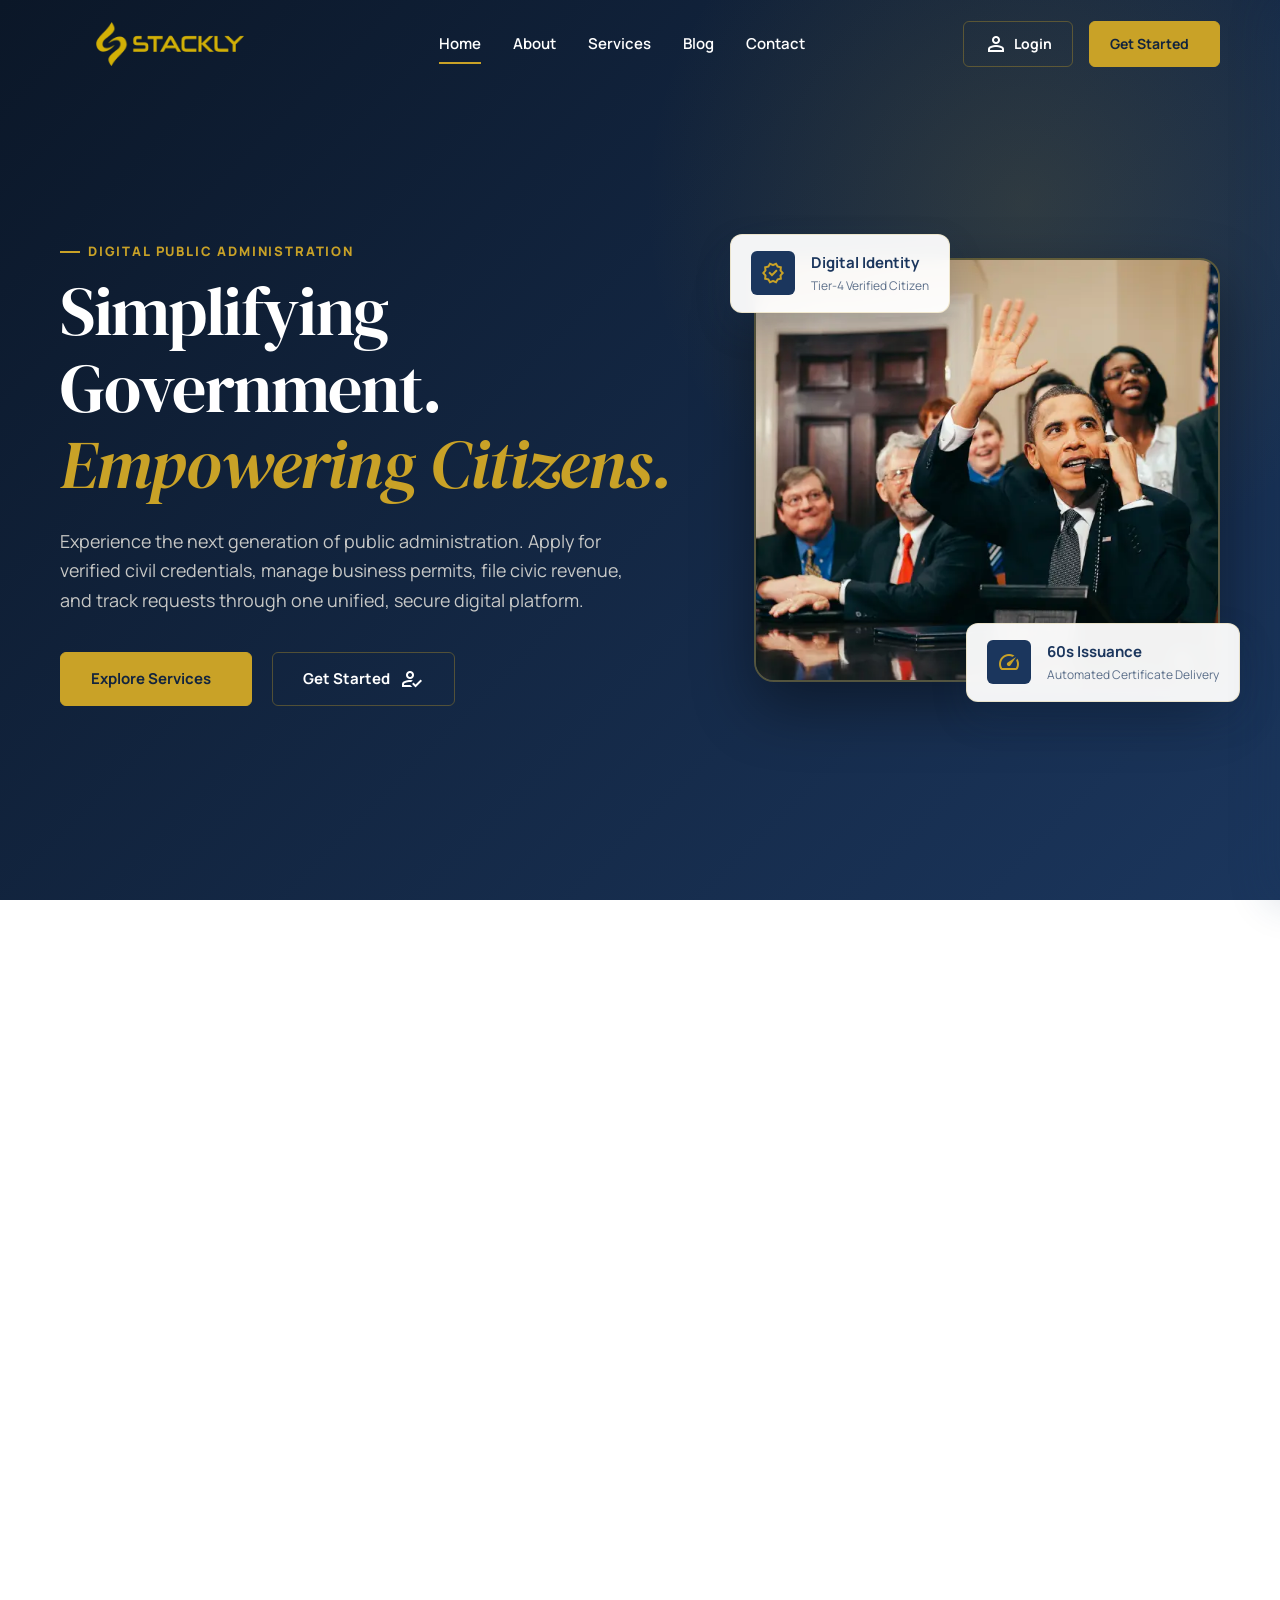
<file: index.html>
<!DOCTYPE html>
<html lang="en">
<head>
  <meta charset="UTF-8">
  <meta name="viewport" content="width=device-width, initial-scale=1.0">
  <meta name="description" content="STACKLY Government Services — Simplifying Government. Empowering Citizens. Access public certificates, identity, taxes, and municipal support digitally.">
  <title>STACKLY Government Services | Simplifying Government, Empowering Citizens</title>
  
  <!-- Typography & Material Symbols -->
  <link rel="preconnect" href="https://fonts.googleapis.com">
  <link rel="preconnect" href="https://fonts.gstatic.com" crossorigin>
  <link href="https://fonts.googleapis.com/css2?family=DM+Serif+Display:ital@0;1&family=Manrope:wght@400;500;600;700;800&family=Material+Symbols+Outlined:opsz,wght,FILL,GRAD@20..48,100..700,0..1,-50..200" rel="stylesheet">
  
  <!-- Primary Stylesheet -->
  <link rel="stylesheet" href="./css/style.css">
  <!-- Advanced Section Animations -->
  <link rel="stylesheet" href="./css/animations.css">
  <link rel="stylesheet" href="./css/preloader.css">
</head>
<body class="page-home">

<!-- Page Preloader (site-wide) -->
<div class="page-preloader" id="page-preloader" aria-hidden="true">
  <img src="./images/logo-dark.webp" alt="STACKLY" class="preloader-logo">
  <div class="preloader-ring" aria-hidden="true"></div>
  <div class="preloader-progress" aria-hidden="true">
    <div class="preloader-progress-bar"></div>
  </div>
  <p class="preloader-text"><span>Loading</span></p>
</div> 

  <!-- =========================================================================
       HEADER / STICKY NAVBAR
       ========================================================================= -->
  <header class="site-header" data-header>
    <div class="container header-inner">
      <a href="index.html" class="nav-logo">
        <img src="./images/logo-dark.webp" alt="STACKLY Logo" class="nav-logo-img">
      </a>

      <nav class="desktop-nav" aria-label="Primary Navigation">
        <a href="index.html" class="is-active">Home</a>
        <a href="about.html">About</a>
        <a href="services.html">Services</a>
        <a href="blog.html">Blog</a>
        <a href="contact.html">Contact</a>
      </nav>

      <div class="header-actions">
        <a href="login.html" class="btn-login">
          <span class="material-symbols-outlined">person</span> Login
        </a>
        <a href="register.html" class="btn btn-secondary btn-started">
          Get Started <span class="material-symbols-outlined"></span>
        </a>
        <button class="menu-toggle" data-menu-toggle aria-label="Open mobile navigation menu" aria-expanded="false">
          <span class="material-symbols-outlined">menu</span>
        </button>
      </div>
    </div>
  </header>

  <!-- Mobile Navigation Drawer -->
  <div class="mobile-nav-overlay" data-menu-overlay></div>
  <aside class="mobile-panel" data-mobile-panel aria-label="Mobile Navigation Menu">
    <div class="mobile-panel-header">
      <a href="index.html" class="nav-logo">
        <img src="./images/logo-dark.webp" alt="STACKLY Logo" class="nav-logo-img">
      </a>
      <button class="mobile-close-btn" data-menu-close aria-label="Close mobile menu">
        <span class="material-symbols-outlined">close</span>
      </button>
    </div>
    <nav class="mobile-nav">
      <a href="index.html" class="is-active">Home <span class="material-symbols-outlined">chevron_right</span></a>
      <a href="about.html">About <span class="material-symbols-outlined">chevron_right</span></a>
      <a href="services.html">Services <span class="material-symbols-outlined">chevron_right</span></a>
      <a href="blog.html">Blog <span class="material-symbols-outlined">chevron_right</span></a>
      <a href="contact.html">Contact <span class="material-symbols-outlined">chevron_right</span></a>
    </nav>
    <div class="mobile-panel-footer">
      <a href="login.html" class="btn btn-outline" style="width:100%;">
        <span class="material-symbols-outlined">person</span> Citizen Login
      </a>
      <a href="register.html" class="btn btn-secondary" style="width:100%;">
        Get Started <span class="material-symbols-outlined"></span>
      </a>
    </div>
  </aside>

  <main>
    <!-- =========================================================================
         SECTION 1: HERO — DIGITAL GOVERNMENT
         ========================================================================= -->
    <section class="hero" id="hero">
      <div class="hero-backdrop-glow"></div>
      <div class="container">
        <div class="hero-grid">
          <div class="hero-content">
            <p class="eyebrow reveal">Digital Public Administration</p>
            <h1 class="display-title reveal delay-1">
              Simplifying Government.<br>
              <em>Empowering Citizens.</em>
            </h1>
            <p class="hero-copy reveal delay-2">
              Experience the next generation of public administration. Apply for verified civil credentials, manage business permits, file civic revenue, and track requests through one unified, secure digital platform.
            </p>
            <div class="hero-actions reveal delay-3">
              <a href="services.html" class="btn btn-secondary">
                Explore Services <span class="material-symbols-outlined"></span>
              </a>
              <a href="register.html" class="btn btn-outline-light">
                Get Started <span class="material-symbols-outlined">how_to_reg</span>
              </a>
            </div>
          </div>

          <div class="hero-visual-wrap reveal-right delay-2">
            <div class="hero-image-card">
              <img src="./images/hero-government.webp" alt="STACKLY Central Government Digital Headquarters" width="800" height="576" loading="lazy">
            </div>

            <!-- Floating Interface Cards -->
            <div class="hero-float-card hero-float-card-1" data-float-depth="15">
              <div class="float-icon-box">
                <span class="material-symbols-outlined">verified</span>
              </div>
              <div class="float-text">
                <strong>Digital Identity</strong>
                <small>Tier-4 Verified Citizen</small>
              </div>
            </div>

            <div class="hero-float-card hero-float-card-2" data-float-depth="25">
              <div class="float-icon-box">
                <span class="material-symbols-outlined">speed</span>
              </div>
              <div class="float-text">
                <strong>60s Issuance</strong>
                <small>Automated Certificate Delivery</small>
              </div>
            </div>
          </div>
        </div>
      </div>
    </section>

    <!-- =========================================================================
         SECTION 2: DIGITAL SERVICES SEARCH
         ========================================================================= -->
    <section class="service-search-section" id="service-search-sec">
      <div class="container">
        <div class="search-panel-box reveal">
          <div style="text-align: center; max-width: 680px; margin: 0 auto 2rem auto;">
            <p class="eyebrow">Smart Services Directory</p>
            <h2 class="section-title">Find What You <em>Need Faster.</em></h2>
            <p class="lead-text" style="margin-top: 0.5rem;">Instant access to verified civic documentation, applications, and department portals.</p>
          </div>

          <!-- <div class="search-input-wrap">
            <span class="material-symbols-outlined">search</span>
            <input type="text" id="service-search" placeholder="Search by service name, document title, or department..." autocomplete="off">
            <button class="btn btn-primary" style="padding: 0.5rem 1.25rem; font-size: 0.875rem;">
              Search <span class="material-symbols-outlined"></span>
            </button>
          </div> -->

          <div class="search-input-wrap">
  <span class="material-symbols-outlined">search</span>

  <input
    type="text"
    id="service-search"
    placeholder="Search by service name, document title, or department..."
    autocomplete="off"
  >

  <button
    type="button"
    id="search-btn"
    class="btn btn-primary"
    style="padding: 0.5rem 1.25rem; font-size: 0.875rem;"
  >
    Search
    <span class="material-symbols-outlined"></span>
  </button>
</div>

<!-- Error message -->
<div id="search-error" style="color: red; display: none; margin-top: 5px;">
  Please enter a search term.
</div>
          <p style="font-size: 0.8125rem; color: var(--primary-70); margin-top: 0.75rem; text-align: right;" data-service-count>Showing all 8 core categories</p>
        </div>

        <!-- 8 Search Categories -->
        <div class="categories-grid reveal delay-1">
          <button class="category-pill is-active" data-service-category="all">
            <span class="material-symbols-outlined">dashboard</span>
            <span class="cat-label">All Services</span>
          </button>
          <button class="category-pill" data-service-category="identity">
            <span class="material-symbols-outlined">badge</span>
            <span class="cat-label">Identity</span>
          </button>
          <button class="category-pill" data-service-category="certificates">
            <span class="material-symbols-outlined">description</span>
            <span class="cat-label">Certificates</span>
          </button>
          <button class="category-pill" data-service-category="education">
            <span class="material-symbols-outlined">school</span>
            <span class="cat-label">Education</span>
          </button>
          <button class="category-pill" data-service-category="employment">
            <span class="material-symbols-outlined">work</span>
            <span class="cat-label">Employment</span>
          </button>
          <button class="category-pill" data-service-category="transport">
            <span class="material-symbols-outlined">directions_car</span>
            <span class="cat-label">Transport</span>
          </button>
          <button class="category-pill" data-service-category="healthcare">
            <span class="material-symbols-outlined">local_hospital</span>
            <span class="cat-label">Healthcare</span>
          </button>
          <button class="category-pill" data-service-category="tax">
            <span class="material-symbols-outlined">payments</span>
            <span class="cat-label">Tax</span>
          </button>
          <button class="category-pill" data-service-category="welfare">
            <span class="material-symbols-outlined">volunteer_activism</span>
            <span class="cat-label">Welfare</span>
          </button>
        </div>
      </div>
    </section>

    <!-- =========================================================================
         SECTION 3: GOVERNMENT SERVICES (8 Core Service Cards)
         ========================================================================= -->
    <section class="services-section" id="core-services">
      <div class="container">
        <div class="section-head-wrap">
          <div>
            <p class="eyebrow reveal">Civic Directory</p>
            <h2 class="section-title reveal delay-1">Core Government <em>Services</em></h2>
          </div>
          <a href="services.html" class="btn-icon-link reveal">
            View full catalog <span class="material-symbols-outlined"></span>
          </a>
        </div>

        <div class="services-grid-8">
          <!-- 1. Citizen Services -->
          <div class="service-card-3d reveal" data-tilt data-service-card data-category="citizen">
            <div>
              <div class="service-card-media">
                <img src="./images/service-card-citizen.webp" alt="Citizens engaging with public community services" width="640" height="420" loading="lazy">
              </div>
              <div class="service-card-icon">
                <span class="material-symbols-outlined">groups</span>
              </div>
              <h3>Citizen Services</h3>
              <p>Comprehensive public registry access, family status updates, voting registration, and community outreach assistance.</p>
            </div>
            <a href="404.html" class="btn-icon-link">Learn More <span class="material-symbols-outlined"></span></a>
          </div>

          <!-- 2. Digital Certificates -->
          <div class="service-card-3d reveal delay-1" data-tilt data-service-card data-category="certificates">
            <div>
              <div class="service-card-media">
                <img src="./images/service-card-certificates.webp" alt="Official digital certificates with certified seal" width="640" height="420" loading="lazy">
              </div>
              <div class="service-card-icon">
                <span class="material-symbols-outlined">verified</span>
              </div>
              <h3>Digital Certificates</h3>
              <p>Instant official certification for birth, marriage, residency, and verified police clearance records with QR validation.</p>
            </div>
            <a href="404.html" class="btn-icon-link">Learn More <span class="material-symbols-outlined"></span></a>
          </div>

          <!-- 3. Identity Services -->
          <div class="service-card-3d reveal delay-2" data-tilt data-service-card data-category="identity">
            <div>
              <div class="service-card-media">
                <img src="./images/service-card-identity.webp" alt="Secure biometric identity verification" width="640" height="420" loading="lazy">
              </div>
              <div class="service-card-icon">
                <span class="material-symbols-outlined">fingerprint</span>
              </div>
              <h3>Identity Services</h3>
              <p>Secure national biometric authentication, smart citizen card renewal, digital signature keys, and child registries.</p>
            </div>
            <a href="404.html" class="btn-icon-link">Learn More <span class="material-symbols-outlined"></span></a>
          </div>

          <!-- 4. Tax Services -->
          <div class="service-card-3d reveal delay-3" data-tilt data-service-card data-category="tax">
            <div>
              <div class="service-card-media">
                <img src="./images/service-card-tax.webp" alt="Tax payments and public treasury finance" width="640" height="420" loading="lazy">
              </div>
              <div class="service-card-icon">
                <span class="material-symbols-outlined">account_balance</span>
              </div>
              <h3>Tax Services</h3>
              <p>Property tax assessment, municipal levy declarations, instant online duty payments, and automated clearance statements.</p>
            </div>
            <a href="404.html" class="btn-icon-link">Learn More <span class="material-symbols-outlined"></span></a>
          </div>

          <!-- 5. Education Services -->
          <div class="service-card-3d reveal" data-tilt data-service-card data-category="education">
            <div>
              <div class="service-card-media">
                <img src="./images/service-card-education.webp" alt="Graduation cap and open book for public education services" width="640" height="420" loading="lazy">
              </div>
              <div class="service-card-icon">
                <span class="material-symbols-outlined">school</span>
              </div>
              <h3>Education Services</h3>
              <p>Public school enrollment, university scholarship matching, authenticated academic transcript verification, and student aid.</p>
            </div>
            <a href="404.html" class="btn-icon-link">Learn More <span class="material-symbols-outlined"></span></a>
          </div>

          <!-- 6. Employment Services -->
          <div class="service-card-3d reveal delay-1" data-tilt data-service-card data-category="employment">
            <div>
              <div class="service-card-media">
                <img src="./images/service-card-employment.webp" alt="Professional briefcase for employment and career services" width="640" height="420" loading="lazy">
              </div>
              <div class="service-card-icon">
                <span class="material-symbols-outlined">work</span>
              </div>
              <h3>Employment Services</h3>
              <p>Civil service career board, accredited vocational training programs, labor rights mediation, and workforce support claims.</p>
            </div>
            <a href="404.html" class="btn-icon-link">Learn More <span class="material-symbols-outlined"></span></a>
          </div>

          <!-- 7. Transport Services -->
          <div class="service-card-3d reveal delay-2" data-tilt data-service-card data-category="transport">
            <div>
              <div class="service-card-media">
                <img src="./images/service-card-transport.webp" alt="City car on smart transport infrastructure" width="640" height="420" loading="lazy">
              </div>
              <div class="service-card-icon">
                <span class="material-symbols-outlined">directions_car</span>
              </div>
              <h3>Transport Services</h3>
              <p>Driver licensing, vehicle registration renewal, digital public transit passes, and smart commercial fleet compliance.</p>
            </div>
            <a href="404.html" class="btn-icon-link">Learn More <span class="material-symbols-outlined"></span></a>
          </div>

          <!-- 8. Welfare Services -->
          <div class="service-card-3d reveal delay-3" data-tilt data-service-card data-category="welfare">
            <div>
              <div class="service-card-media">
                <img src="./images/service-card-welfare.webp" alt="Hands holding a heart for community welfare support" width="640" height="420" loading="lazy">
              </div>
              <div class="service-card-icon">
                <span class="material-symbols-outlined">volunteer_activism</span>
              </div>
              <h3>Welfare Services</h3>
              <p>Family support allowances, senior citizen welfare, disability assistance schemes, and accessible community housing subsidies.</p>
            </div>
            <a href="404.html" class="btn-icon-link">Learn More <span class="material-symbols-outlined"></span></a>
          </div>
        </div>
      </div>
    </section>

    <!-- =========================================================================
         SECTION 4: HOW DIGITAL GOVERNMENT WORKS
         ========================================================================= -->
    <section class="process-section" id="how-it-works">
      <div class="container">
        <div style="text-align: center; max-width: 680px; margin: 0 auto;">
          <p class="eyebrow" style="color: var(--secondary);">The Citizen Journey</p>
          <h2 class="section-title" style="color:#FFFFFF;">How Digital Government <em>Works</em></h2>
          <p class="lead-text" style="color: var(--accent-80); margin-top: 0.75rem;">From initial inquiry to confirmed service delivery in 5 clear, accountable stages.</p>
        </div>

        <div class="process-steps-wrap">
          <div class="process-line-bg"></div>
          <div class="process-line-fill" data-process-progress></div>

          <div class="process-steps-grid">
            <!-- Step 1 -->
            <div class="process-step-node is-active" data-process-step="1">
              <div class="node-number">
                <span class="material-symbols-outlined">edit_document</span>
              </div>
              <h4>1. Apply</h4>
              <p>Submit your verified request using your digital identity profile in minutes.</p>
            </div>

            <!-- Step 2 -->
            <div class="process-step-node" data-process-step="2">
              <div class="node-number">
                <span class="material-symbols-outlined">verified</span>
              </div>
              <h4>2. Verify</h4>
              <p>Automated cryptographic validation matches registry records in real time.</p>
            </div>

            <!-- Step 3 -->
            <div class="process-step-node" data-process-step="3">
              <div class="node-number">
                <span class="material-symbols-outlined">sync</span>
              </div>
              <h4>3. Process</h4>
              <p>Inter-departmental routing guarantees rapid assessment and SLA adherence.</p>
            </div>

            <!-- Step 4 -->
            <div class="process-step-node" data-process-step="4">
              <div class="node-number">
                <span class="material-symbols-outlined">fact_check</span>
              </div>
              <h4>4. Approve</h4>
              <p>Authorized civic officers sign off using verifiable digital governance stamps.</p>
            </div>

            <!-- Step 5 -->
            <div class="process-step-node" data-process-step="5">
              <div class="node-number">
                <span class="material-symbols-outlined">mark_email_read</span>
              </div>
              <h4>5. Receive</h4>
              <p>Download signed tamper-proof credentials directly to your citizen wallet.</p>
            </div>
          </div>
        </div>
      </div>
    </section>

    <!-- =========================================================================
         SECTION 5: FEATURED DIGITAL SERVICES (4 Large Feature Cards)
         ========================================================================= -->
    <section class="featured-services-section" id="featured-services">
      <div class="container">
        <div class="section-head-wrap">
          <div>
            <p class="eyebrow reveal">Next-Gen Delivery</p>
            <h2 class="section-title reveal delay-1">Featured Digital <em>Services</em></h2>
          </div>
          <p class="lead-text reveal" style="max-width: 440px;">State-of-the-art self-service portals eliminating physical queues and paperwork permanently.</p>
        </div>

        <div class="featured-grid-4">
          <!-- Card 1: Digital Identity -->
          <div class="feature-service-card reveal">
            <div class="feature-card-media">
              <img src="./images/feature-identity.webp" alt="National Digital Identity Terminal" width="700" height="525" loading="lazy">
              <span class="feature-card-badge">Instant Verification</span>
            </div>
            <div class="feature-card-body">
              <div>
                <h3>Unified National Digital ID</h3>
                <p>One cryptographic credential granting instant, authenticated access to over 150 government, healthcare, and educational portals securely.</p>
              </div>
              <a href="404.html" class="btn btn-primary" style="align-self: flex-start;">
                Access Identity Portal <span class="material-symbols-outlined"></span>
              </a>
            </div>
          </div>

          <!-- Card 2: Certificates -->
          <div class="feature-service-card reveal delay-1">
            <div class="feature-card-media">
              <img src="./images/feature-certificates.webp" alt="Automated Official Public Records" width="700" height="466" loading="lazy">
              <span class="feature-card-badge">Paperless Records</span>
            </div>
            <div class="feature-card-body">
              <div>
                <h3>Certified Civil Records Registry</h3>
                <p>Request, authenticate, and download legally binding birth, marriage, and probate certificates with embedded tamper-proof verification hashes.</p>
              </div>
              <a href="404.html" class="btn btn-primary" style="align-self: flex-start;">
                Order Certificates <span class="material-symbols-outlined"></span>
              </a>
            </div>
          </div>

          <!-- Card 3: Online Applications -->
          <div class="feature-service-card reveal delay-2">
            <div class="feature-card-media">
              <img src="./images/feature-applications.webp" alt="Smart City Administration Applications" width="700" height="467" loading="lazy">
              <span class="feature-card-badge">Real-Time Tracking</span>
            </div>
            <div class="feature-card-body">
              <div>
                <h3>Integrated Business Licensing</h3>
                <p>Establish a legal municipal enterprise in under 24 hours. Automated clearances across zoning, revenue, and health departments simultaneously.</p>
              </div>
              <a href="404.html" class="btn btn-primary" style="align-self: flex-start;">
                Apply for License <span class="material-symbols-outlined"></span>
              </a>
            </div>
          </div>

          <!-- Card 4: Document Verification -->
          <div class="feature-service-card reveal delay-3">
            <div class="feature-card-media">
              <img src="./images/feature-verification.webp" alt="Public Cryptographic Verification" width="700" height="525" loading="lazy">
              <span class="feature-card-badge">Zero-Trust Security</span>
            </div>
            <div class="feature-card-body">
              <div>
                <h3>Official Document Verification</h3>
                <p>Public-facing validation terminal allowing banks, employers, and civic bodies to verify authenticity of any issued document instantly.</p>
              </div>
              <a href="404.html" class="btn btn-primary" style="align-self: flex-start;">
                Verify a Document <span class="material-symbols-outlined"></span>
              </a>
            </div>
          </div>
        </div>
      </div>
    </section>

    <!-- =========================================================================
         SECTION 6: GOVERNMENT DEPARTMENTS (6 Department Showcase)
         ========================================================================= -->
    <section class="departments-section" id="departments">
      <div class="container">
        <div class="section-head-wrap">
          <div>
            <p class="eyebrow reveal">Civic Administration</p>
            <h2 class="section-title reveal delay-1">Government <em>Departments</em></h2>
          </div>
          <p class="lead-text reveal" style="max-width: 440px;">Connecting you directly with specialized administration teams, leadership, and public desks.</p>
        </div>

        <div class="departments-grid-6">
          <!-- 1. Revenue -->
          <div class="department-card reveal">
            <div class="dept-media">
              <img src="./images/dept-revenue.webp" alt="Treasury safe and coins for the Department of Revenue" width="640" height="420" loading="lazy">
            </div>
            <div class="dept-header">
              <div class="dept-icon">
                <span class="material-symbols-outlined">account_balance_wallet</span>
              </div>
              <span class="dept-number">01</span>
            </div>
            <h3>Department of Revenue &amp; Treasury</h3>
            <p>Fiscal stewardship, municipal property valuations, electronic taxation, budget transparency, and citizen payment gateways.</p>
            <a href="404.html" class="btn-icon-link">Department Services <span class="material-symbols-outlined"></span></a>
          </div>

          <!-- 2. Education -->
          <div class="department-card reveal delay-1">
            <div class="dept-media">
              <img src="./images/dept-education.webp" alt="Schoolhouse with flag for the Department of Education and Skills" width="640" height="420" loading="lazy">
            </div>
            <div class="dept-header">
              <div class="dept-icon">
                <span class="material-symbols-outlined">menu_book</span>
              </div>
              <span class="dept-number">02</span>
            </div>
            <h3>Department of Education &amp; Skills</h3>
            <p>Administering public school systems, early childhood learning, academic standards, higher education grants, and literacy.</p>
            <a href="404.html" class="btn-icon-link">Department Services <span class="material-symbols-outlined"></span></a>
          </div>

          <!-- 3. Transport dept -->
          <div class="department-card reveal delay-2">
            <div class="dept-media">
              <img src="./images/dept-transport.webp" alt="Elevated monorail for the Department of Transport and Mobility" width="640" height="420" loading="lazy">
            </div>
            <div class="dept-header">
              <div class="dept-icon">
                <span class="material-symbols-outlined">traffic</span>
              </div>
              <span class="dept-number">03</span>
            </div>
            <h3>Department of Transport &amp; Mobility</h3>
            <p>Smart transit management, road safety infrastructure, public transit electrification, and driver credential compliance.</p>
            <a href="404.html" class="btn-icon-link">Department Services <span class="material-symbols-outlined"></span></a>
          </div>

          <!-- 4. Health -->
          <div class="department-card reveal">
            <div class="dept-media">
              <img src="./images/dept-health.webp" alt="Medical cross building for the Department of Health and Community Care" width="640" height="420" loading="lazy">
            </div>
            <div class="dept-header">
              <div class="dept-icon">
                <span class="material-symbols-outlined">medical_services</span>
              </div>
              <span class="dept-number">04</span>
            </div>
            <h3>Department of Health &amp; Community Care</h3>
            <p>Preventative wellness, community health clinics, emergency medical logistics, and public hygiene surveillance.</p>
            <a href="404.html" class="btn-icon-link">Department Services <span class="material-symbols-outlined"></span></a>
          </div>

          <!-- 5. Municipal Services -->
          <div class="department-card reveal delay-1">
            <div class="dept-media">
              <img src="./images/dept-municipal.webp" alt="City hall with clock tower for the Department of Municipal Services" width="640" height="420" loading="lazy">
            </div>
            <div class="dept-header">
              <div class="dept-icon">
                <span class="material-symbols-outlined">apartment</span>
              </div>
              <span class="dept-number">05</span>
            </div>
            <h3>Department of Municipal Services</h3>
            <p>Zoning approvals, public works, sanitation management, civic water utilities, and green urban architectural planning.</p>
            <a href="404.html" class="btn-icon-link">Department Services <span class="material-symbols-outlined"></span></a>
          </div>

          <!-- 6. Social Welfare -->
          <div class="department-card reveal delay-2">
            <div class="dept-media">
              <img src="./images/dept-welfare.webp" alt="Protective shield with heart for the Department of Social Welfare" width="640" height="420" loading="lazy">
            </div>
            <div class="dept-header">
              <div class="dept-icon">
                <span class="material-symbols-outlined">shield_person</span>
              </div>
              <span class="dept-number">06</span>
            </div>
            <h3>Department of Social Welfare</h3>
            <p>Community resilience, vulnerable citizen advocacy, family support programs, disability access, and housing support.</p>
            <a href="404.html" class="btn-icon-link">Department Services <span class="material-symbols-outlined"></span></a>
          </div>
        </div>
      </div>
    </section>

    <!-- =========================================================================
         SECTION 7: CITIZEN BENEFITS
         ========================================================================= -->
    <section class="benefits-section" id="benefits">
      <div class="container">
        <div style="text-align: center; max-width: 680px; margin: 0 auto 3.5rem auto;">
          <p class="eyebrow reveal">Civic Value Proposition</p>
          <h2 class="section-title reveal delay-1">Citizen Benefits of <em>Modern Governance</em></h2>
          <p class="lead-text reveal delay-2">Engineered from the ground up to protect your time, safeguard your data, and simplify public life.</p>
        </div>

        <div class="benefits-grid-6">
          <!-- 1. Faster Services -->
          <div class="benefit-card reveal">
            <div class="benefit-icon">
              <span class="material-symbols-outlined">bolt</span>
            </div>
            <h3>Faster Services</h3>
            <p>Automated algorithmic processing cuts turnaround from 14 business days to under 60 seconds for verified digital certificates.</p>
          </div>

          <!-- 2. Transparent Processes -->
          <div class="benefit-card reveal delay-1">
            <div class="benefit-icon">
              <span class="material-symbols-outlined">visibility</span>
            </div>
            <h3>Transparent Processes</h3>
            <p>Every milestone of your application is tracked live with complete audit timestamps and responsible department logs.</p>
          </div>

          <!-- 3. Secure Data -->
          <div class="benefit-card reveal delay-2">
            <div class="benefit-icon">
              <span class="material-symbols-outlined">encrypted</span>
            </div>
            <h3>Secure Data</h3>
            <p>Encrypted using government-grade 256-bit cryptography and decentralized zero-knowledge proofs to guard citizen privacy.</p>
          </div>

          <!-- 4. Easy Access -->
          <div class="benefit-card reveal">
            <div class="benefit-icon">
              <span class="material-symbols-outlined">devices</span>
            </div>
            <h3>Easy Access</h3>
            <p>Fully compliant with universal accessibility standards, responsive on any mobile device, and optimized for low bandwidth.</p>
          </div>

          <!-- 5. Reduced Paperwork -->
          <div class="benefit-card reveal delay-1">
            <div class="benefit-icon">
              <span class="material-symbols-outlined">eco</span>
            </div>
            <h3>Reduced Paperwork</h3>
            <p>100% digital workflows save an estimated 12 million sheets of paper each year while eliminating physical couriers.</p>
          </div>

          <!-- 6. 24/7 Availability -->
          <div class="benefit-card reveal delay-2">
            <div class="benefit-icon">
              <span class="material-symbols-outlined">schedule</span>
            </div>
            <h3>24/7 Availability</h3>
            <p>Government that never sleeps. Apply for licenses, make tax payments, and file grievances at your convenience day or night.</p>
          </div>
        </div>
      </div>
    </section>

    <!-- =========================================================================
         SECTION 8: SMART GOVERNMENT STATISTICS
         ========================================================================= -->
    <section class="statistics-section" id="statistics">
      <div class="container">
        <div class="stats-grid-4">
          <!-- Stat 1 -->
          <div class="stat-box reveal">
            <span class="stat-value" data-counter="500" data-suffix="+">0</span>
            <span class="stat-label">Government Services</span>
          </div>

          <!-- Stat 2 -->
          <div class="stat-box reveal delay-1">
            <span class="stat-value" data-counter="120" data-suffix="+">0</span>
            <span class="stat-label">Public Departments</span>
          </div>

          <!-- Stat 3 -->
          <div class="stat-box reveal delay-2">
            <span class="stat-value" data-counter="2" data-suffix="M+">0</span>
            <span class="stat-label">Citizens-Served</span>
          </div>

          <!-- Stat 4 -->
          <div class="stat-box reveal delay-3">
            <span class="stat-value" data-counter="99.9" data-suffix="%">0</span>
            <span class="stat-label">Platform Availability</span>
          </div>
        </div>
      </div>
    </section>

    <!-- =========================================================================
         SECTION 9: SECURITY & TRUST
         ========================================================================= -->
    <section class="security-section" id="security-trust">
      <div class="container">
        <div style="text-align: center; max-width: 720px; margin: 0 auto;">
          <p class="eyebrow reveal">Cryptographic Assurance</p>
          <h2 class="section-title reveal delay-1">Security &amp; <em>Trust Architecture</em></h2>
          <p class="lead-text reveal delay-2">Our zero-trust digital infrastructure ensures citizen data remains confidential, immutable, and strictly under citizen control.</p>
        </div>

        <div class="security-flow-wrap">
          <!-- Step 1: Citizen -->
          <div class="security-step-card reveal">
            <div class="security-icon">
              <span class="material-symbols-outlined">person</span>
            </div>
            <h4>Citizen Authenticated</h4>
            <p>Multi-factor biometric handshake ensures that only verified individuals can request sensitive records.</p>
          </div>

          <!-- Step 2: Identity -->
          <div class="security-step-card reveal delay-1">
            <div class="security-icon">
              <span class="material-symbols-outlined">fingerprint</span>
            </div>
            <h4>Identity Shield</h4>
            <p>Zero-knowledge cryptographic tokens verify eligibility without exposing raw personal documents.</p>
          </div>

          <!-- Step 3: Verification -->
          <div class="security-step-card reveal delay-2">
            <div class="security-icon">
              <span class="material-symbols-outlined">verified_user</span>
            </div>
            <h4>Registry Verification</h4>
            <p>Automated ledger matching checks against official civic registries with instant audit tracking.</p>
          </div>

          <!-- Step 4: Secure Service -->
          <div class="security-step-card reveal delay-3">
            <div class="security-icon">
              <span class="material-symbols-outlined">lock</span>
            </div>
            <h4>Secure Service Delivery</h4>
            <p>Encrypted credentials delivered straight to your secure device with tamper-evident digital signatures.</p>
          </div>
        </div>
      </div>
    </section>

    <!-- =========================================================================
         SECTION 10: CITIZEN STORIES / TESTIMONIALS
         ========================================================================= -->
    <section class="testimonials-section" id="testimonials">
      <div class="container">
        <div style="text-align: center; max-width: 680px; margin: 0 auto;">
          <p class="eyebrow reveal">Real Public Impact</p>
          <h2 class="section-title reveal delay-1">Citizen Stories &amp; <em>Experiences</em></h2>
          <p class="lead-text reveal delay-2">Discover how STACKLY Government transforms everyday interactions for residents and local businesses.</p>
        </div>

        <div class="carousel-outer" data-carousel>
          <div class="carousel-track" data-carousel-track>
            <!-- Slide 1 -->
            <div class="testimonial-slide is-active" data-carousel-card>
              <div class="testimonial-card-inner">
                <img src="./images/citizen-1.webp" alt="Citizen Sarah Jenkins" class="citizen-avatar" width="80" height="80" loading="lazy">
                <p class="testimonial-quote">
                  “Renewing our municipal retail licenses used to require an entire day off work standing in administrative lines. With STACKLY, my permit arrived in my digital wallet before my morning coffee was finished.”
                </p>
                <div class="citizen-meta">
                  <strong>Sarah Jenkins</strong>
                  <small>Commercial Permit Renewal · Retail Proprietor</small>
                </div>
              </div>
            </div>

            <!-- Slide 2 -->
            <div class="testimonial-slide" data-carousel-card>
              <div class="testimonial-card-inner">
                <img src="./images/citizen-2.webp" alt="Citizen Marcus Vance" class="citizen-avatar" width="80" height="80" loading="lazy">
                <p class="testimonial-quote">
                  “When our daughter was born, registering her birth and ordering official certified records was completely painless. The real-time status notifications gave our family total peace of mind.”
                </p>
                <div class="citizen-meta">
                  <strong>Marcus Vance</strong>
                  <small>Digital Birth Certificate · New Parent</small>
                </div>
              </div>
            </div>

            <!-- Slide 3 -->
            <div class="testimonial-slide" data-carousel-card>
              <div class="testimonial-card-inner">
                <img src="./images/citizen-3.webp" alt="Citizen Elena Rostova" class="citizen-avatar" width="80" height="80" loading="lazy">
                <p class="testimonial-quote">
                  “As a legal advisor, the official document verification feature has transformed our workflow. Being able to confirm a client’s certified government records in real time has cut days off our cases.”
                </p>
                <div class="citizen-meta">
                  <strong>Elena Rostova</strong>
                  <small>Document Verification Service · Legal Counselor</small>
                </div>
              </div>
            </div>

            <!-- Slide 4 -->
            <div class="testimonial-slide" data-carousel-card>
              <div class="testimonial-card-inner">
                <img src="./images/citizen-4.webp" alt="Citizen David Thorne" class="citizen-avatar" width="80" height="80" loading="lazy">
                <p class="testimonial-quote">
                  “Paying annual property taxes used to be confusing with outdated paperwork. The clear breakdown and instant payment receipt through STACKLY makes civic responsibility straightforward.”
                </p>
                <div class="citizen-meta">
                  <strong>David Thorne</strong>
                  <small>Municipal Property Tax · Homeowner</small>
                </div>
              </div>
            </div>
          </div>

          <div class="carousel-controls">
            <button class="carousel-btn" data-carousel-prev aria-label="Previous citizen story">
              <span class="material-symbols-outlined">arrow_back</span>
            </button>
            <div class="carousel-dots" data-carousel-dots></div>
            <button class="carousel-btn" data-carousel-next aria-label="Next citizen story">
               <span class="material-symbols-outlined">arrow_forward</span>
            </button>
          </div>
        </div>
      </div>
    </section>

    <!-- =========================================================================
         SECTION 11: FINAL CTA
         ========================================================================= -->
    <section class="final-cta-section" id="cta">
      <div class="container">
        <div class="final-cta-inner">
          <p class="eyebrow" style="color: var(--secondary);">Unified Public Platform</p>
          <h2 class="display-title reveal">
            Government Services, <em>Simplified for Everyone.</em>
          </h2>
          <p class="reveal delay-1">
            Join over 2 million citizens experiencing effortless public administration today. Open your citizen portal account in under 60 seconds.
          </p>
          <div class="final-cta-actions reveal delay-2">
            <a href="services.html" class="btn btn-secondary">
              Explore Services <span class="material-symbols-outlined"></span>
            </a>
            <a href="contact.html" class="btn btn-outline-light">
              Contact Us <span class="material-symbols-outlined">mail</span>
            </a>
          </div>
        </div>
      </div>
    </section>
  </main>

  <!-- =========================================================================
       FOOTER
       ========================================================================= -->
  <footer class="site-footer">
    <div class="container">
      <div class="footer-grid">
        <div class="footer-brand-col">
          <a href="index.html" class="nav-logo">
            <img src="./images/logo-dark.webp" alt="STACKLY Logo" class="nav-logo-img">
          </a>
          <p>
            STACKLY Government Services connects citizens, businesses, and public institutions through a secure, transparent, and accessible digital platform.
          </p>
        </div>

        <div class="footer-col">
          <h4>Navigation</h4>
          <ul>
            <li><a href="index.html">Home</a></li>
            <li><a href="about.html">About </a></li>
            <li><a href="services.html">Services</a></li>
            <li><a href="blog.html">Blog</a></li>
            <li><a href="contact.html">Contact</a></li>
          </ul>
        </div>

        <div class="footer-col">
          <h4>Citizen Services</h4>
          <ul>
            <li><a href="services.html#certificates">Vital Certificates</a></li>
            <li><a href="services.html#identity">Digital Identity</a></li>
            <li><a href="services.html#tax">Tax &amp; Revenue</a></li>
            <li><a href="services.html#employment">Business Licenses</a></li>
            <li><a href="services.html#welfare">Welfare Programs</a></li>
          </ul>
        </div>

       <div class="footer-col">
  <h4>Government Information</h4>
  <ul>
    <li><a href="404.html">Online Government Services</a></li>
    <li><a href="404.html">Government Announcements</a></li>
    <li><a href="404.html">Public Notices</a></li>
    <li><a href="404.html">Help &amp; FAQ</a></li>
    <li><a href="404.html">Citizen Support</a></li>
  </ul>
</div>
      </div>

      <div class="footer-bottom">
        <span>&copy; 2026 STACKLY Government Services. All rights reserved.</span>
        
        <div class="footer-social-links">
          <a href="404.html" class="social-icon-btn" aria-label="Official Twitter portal">
            <span class="material-symbols-outlined"><svg xmlns="http://www.w3.org/2000/svg" width="16" height="16" fill="currentColor" class="bi bi-twitter-x" viewBox="0 0 16 16">
  <path d="M12.6.75h2.454l-5.36 6.142L16 15.25h-4.937l-3.867-5.07-4.425 5.07H.316l5.733-6.57L0 .75h5.063l3.495 4.633L12.601.75Zm-.86 13.028h1.36L4.323 2.145H2.865z"/>
</svg></span>
          </a>
          <a href="404.html" class="social-icon-btn" aria-label="Official Communications channel">
            <span class="material-symbols-outlined"><svg xmlns="http://www.w3.org/2000/svg" width="16" height="16" fill="currentColor" class="bi bi-github" viewBox="0 0 16 16">
  <path d="M8 0C3.58 0 0 3.58 0 8c0 3.54 2.29 6.53 5.47 7.59.4.07.55-.17.55-.38 0-.19-.01-.82-.01-1.49-2.01.37-2.53-.49-2.69-.94-.09-.23-.48-.94-.82-1.13-.28-.15-.68-.52-.01-.53.63-.01 1.08.58 1.23.82.72 1.21 1.87.87 2.33.66.07-.52.28-.87.51-1.07-1.78-.2-3.64-.89-3.64-3.95 0-.87.31-1.59.82-2.15-.08-.2-.36-1.02.08-2.12 0 0 .67-.21 2.2.82.64-.18 1.32-.27 2-.27s1.36.09 2 .27c1.53-1.04 2.2-.82 2.2-.82.44 1.1.16 1.92.08 2.12.51.56.82 1.27.82 2.15 0 3.07-1.87 3.75-3.65 3.95.29.25.54.73.54 1.48 0 1.07-.01 1.93-.01 2.2 0 .21.15.46.55.38A8.01 8.01 0 0 0 16 8c0-4.42-3.58-8-8-8"/>
</svg></span>
          </a>
          <a href="404.html" class="social-icon-btn" aria-label="Official Video broadcast channel">
            <span class="material-symbols-outlined"><svg xmlns="http://www.w3.org/2000/svg" width="16" height="16" fill="currentColor" class="bi bi-linkedin" viewBox="0 0 16 16">
  <path d="M0 1.146C0 .513.526 0 1.175 0h13.65C15.474 0 16 .513 16 1.146v13.708c0 .633-.526 1.146-1.175 1.146H1.175C.526 16 0 15.487 0 14.854zm4.943 12.248V6.169H2.542v7.225zm-1.2-8.212c.837 0 1.358-.554 1.358-1.248-.015-.709-.52-1.248-1.342-1.248S2.4 3.226 2.4 3.934c0 .694.521 1.248 1.327 1.248zm4.908 8.212V9.359c0-.216.016-.432.08-.586.173-.431.568-.878 1.232-.878.869 0 1.216.662 1.216 1.634v3.865h2.401V9.25c0-2.22-1.184-3.252-2.764-3.252-1.274 0-1.845.7-2.165 1.193v.025h-.016l.016-.025V6.169h-2.4c.03.678 0 7.225 0 7.225z"/>
</svg></span>
          </a>
          <a href="404.html" class="social-icon-btn" aria-label="Official RSS newsfeed">
            <span class="material-symbols-outlined"><svg xmlns="http://www.w3.org/2000/svg" width="16" height="16" fill="currentColor" class="bi bi-youtube" viewBox="0 0 16 16">
  <path d="M8.051 1.999h.089c.822.003 4.987.033 6.11.335a2.01 2.01 0 0 1 1.415 1.42c.101.38.172.883.22 1.402l.01.104.022.26.008.104c.065.914.073 1.77.074 1.957v.075c-.001.194-.01 1.108-.082 2.06l-.008.105-.009.104c-.05.572-.124 1.14-.235 1.558a2.01 2.01 0 0 1-1.415 1.42c-1.16.312-5.569.334-6.18.335h-.142c-.309 0-1.587-.006-2.927-.052l-.17-.006-.087-.004-.171-.007-.171-.007c-1.11-.049-2.167-.128-2.654-.26a2.01 2.01 0 0 1-1.415-1.419c-.111-.417-.185-.986-.235-1.558L.09 9.82l-.008-.104A31 31 0 0 1 0 7.68v-.123c.002-.215.01-.958.064-1.778l.007-.103.003-.052.008-.104.022-.26.01-.104c.048-.519.119-1.023.22-1.402a2.01 2.01 0 0 1 1.415-1.42c.487-.13 1.544-.21 2.654-.26l.17-.007.172-.006.086-.003.171-.007A100 100 0 0 1 7.858 2zM6.4 5.209v4.818l4.157-2.408z"/>
</svg></span>
          </a>
        </div>
      </div>
    </div>
  </footer>

  <!-- Back To Top Button -->
  <button class="back-to-top" data-back-top aria-label="Back to top of page">
    <span class="material-symbols-outlined">arrow_upward</span>
  </button>

  <!-- Application Scripts -->
  <script src="./js/main.js" defer></script>
  <script src="./js/advanced-animations.js" defer></script>
  <script src="./js/preloader.js" defer></script>
</body>
</html>
</file>
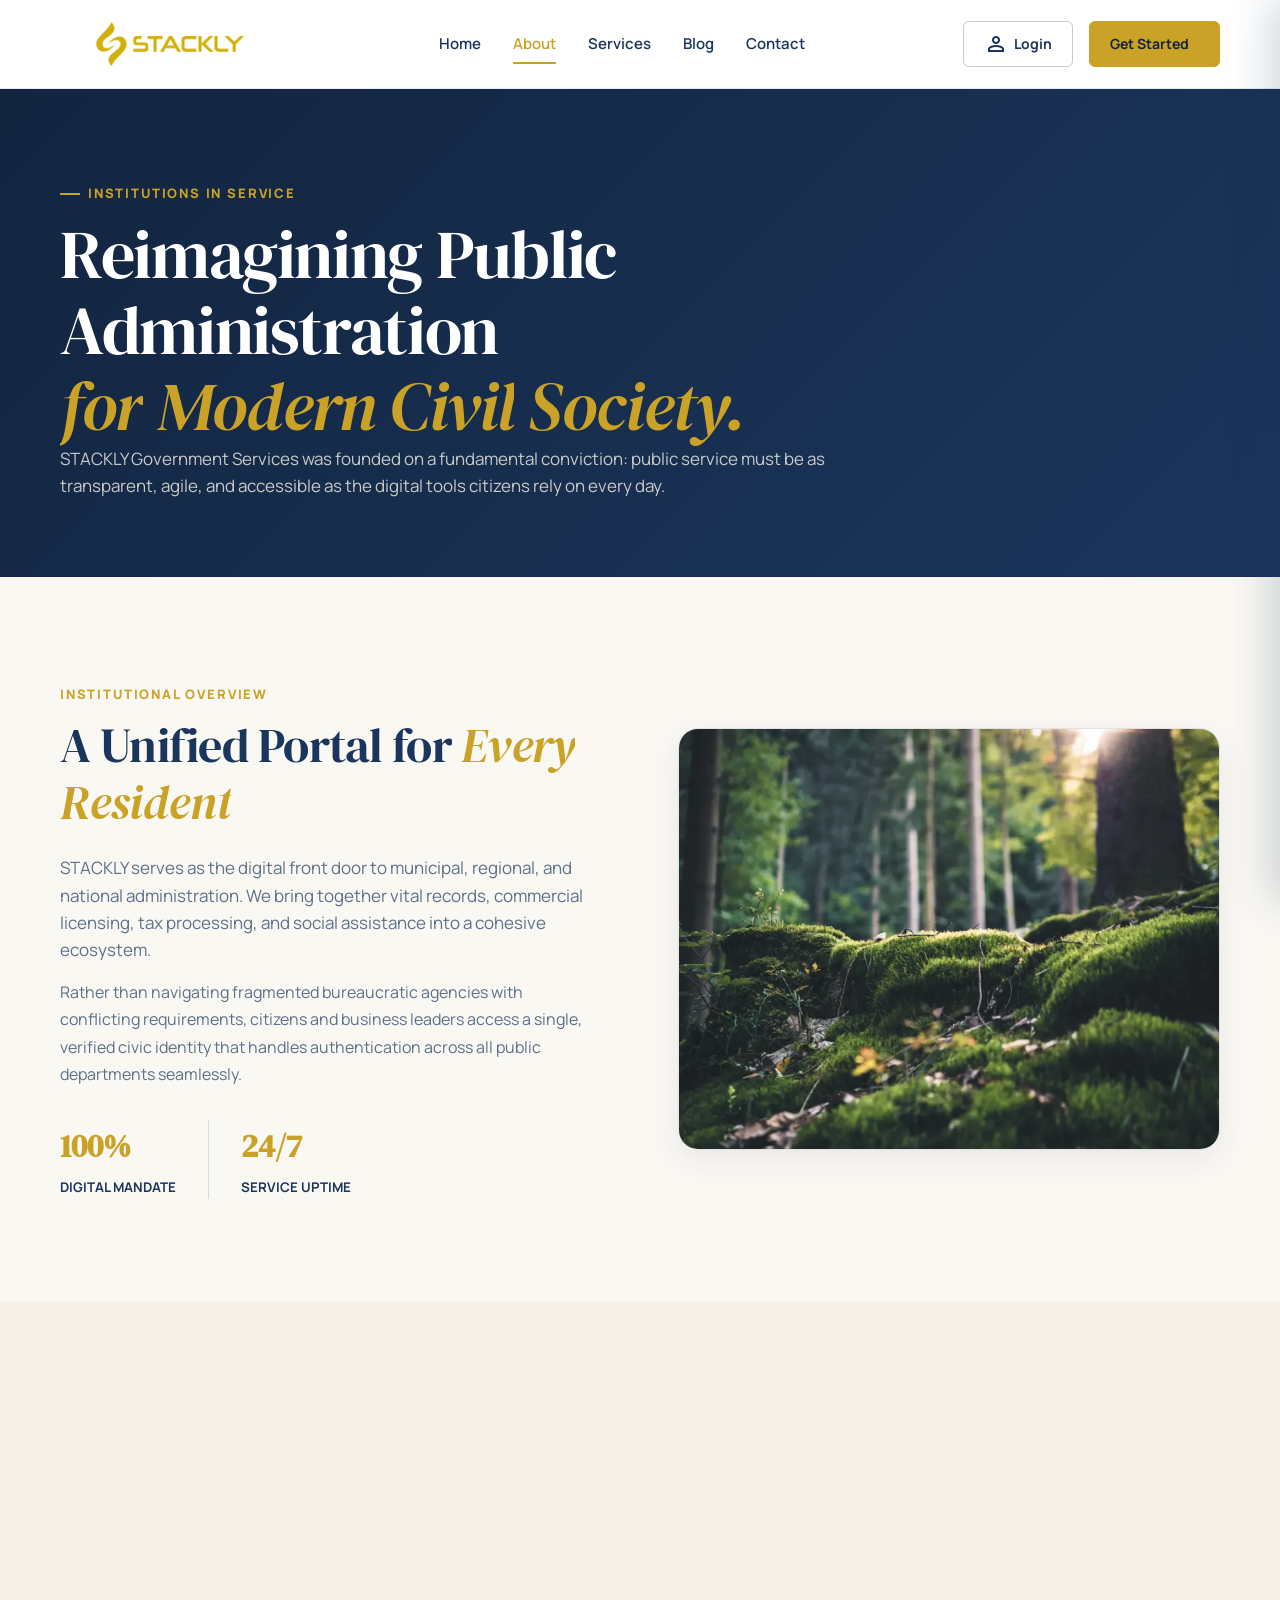
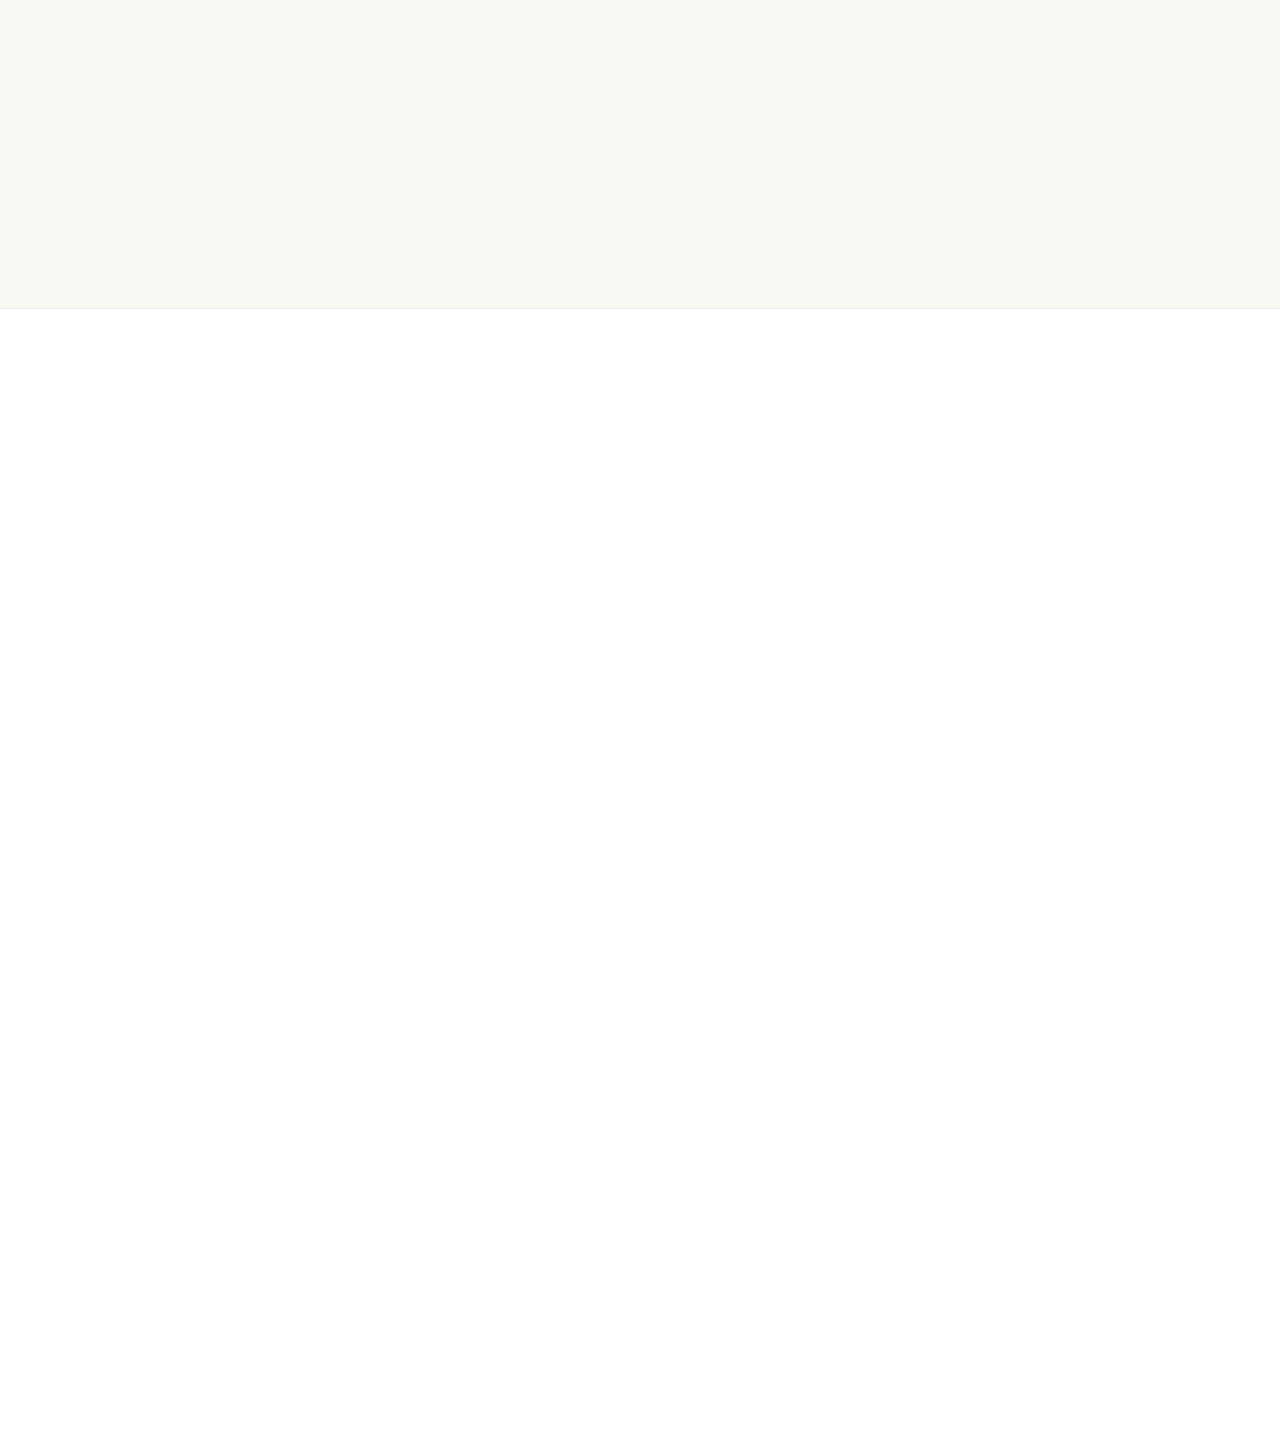
<file: about.html>
<!DOCTYPE html>
<html lang="en">
<head>
  <meta charset="UTF-8">
  <meta name="viewport" content="width=device-width, initial-scale=1.0">
  <meta name="description" content="About STACKLY Government Services — Discover our mission, purpose, technological innovation, and citizen-first digital government vision.">
  <title>About Us | STACKLY Government Services</title>
  
  <!-- Typography & Material Symbols -->
  <link rel="preconnect" href="https://fonts.googleapis.com">
  <link rel="preconnect" href="https://fonts.gstatic.com" crossorigin>
  <link href="https://fonts.googleapis.com/css2?family=DM+Serif+Display:ital@0;1&family=Manrope:wght@400;500;600;700;800&family=Material+Symbols+Outlined:opsz,wght,FILL,GRAD@20..48,100..700,0..1,-50..200" rel="stylesheet">
  
  <!-- Primary Stylesheet -->
  <link rel="stylesheet" href="./css/style.css">
  <!-- Advanced Section Animations -->
  <link rel="stylesheet" href="./css/animations.css">
  <link rel="stylesheet" href="./css/preloader.css">
</head>
<body class="page-inner">

<!-- Page Preloader (site-wide) -->
<div class="page-preloader" id="page-preloader" aria-hidden="true">
  <img src="./images/logo-dark.webp" alt="STACKLY" class="preloader-logo">
  <div class="preloader-ring" aria-hidden="true"></div>
  <div class="preloader-progress" aria-hidden="true">
    <div class="preloader-progress-bar"></div>
  </div>
  <p class="preloader-text"><span>Loading</span></p>
</div>

  <!-- =========================================================================
       HEADER / STICKY NAVBAR
       ========================================================================= -->
  <header class="site-header is-solid" data-header>
    <div class="container header-inner">
      <a href="index.html" class="nav-logo">
        <img src="./images/logo-dark.webp" alt="STACKLY Logo" class="nav-logo-img">
      </a>

      <nav class="desktop-nav" aria-label="Primary Navigation">
        <a href="index.html">Home</a>
        <a href="about.html" class="is-active">About</a>
        <a href="services.html">Services</a>
        <a href="blog.html">Blog</a>
        <a href="contact.html">Contact</a>
      </nav>

      <div class="header-actions">
        <a href="login.html" class="btn-login">
          <span class="material-symbols-outlined">person</span> Login
        </a>
        <a href="register.html" class="btn btn-secondary btn-started">
          Get Started <span class="material-symbols-outlined"></span>
        </a>
        <button class="menu-toggle" data-menu-toggle aria-label="Open mobile navigation menu" aria-expanded="false">
          <span class="material-symbols-outlined">menu</span>
        </button>
      </div>
    </div>
  </header>

  <!-- Mobile Navigation Drawer -->
  <div class="mobile-nav-overlay" data-menu-overlay></div>
  <aside class="mobile-panel" data-mobile-panel aria-label="Mobile Navigation Menu">
    <div class="mobile-panel-header">
      <a href="index.html" class="nav-logo">
        <img src="./images/logo-dark.webp" alt="STACKLY Logo" class="nav-logo-img">
      </a>
      <button class="mobile-close-btn" data-menu-close aria-label="Close mobile menu">
        <span class="material-symbols-outlined">close</span>
      </button>
    </div>
    <nav class="mobile-nav">
      <a href="index.html">Home <span class="material-symbols-outlined">chevron_right</span></a>
      <a href="about.html" class="is-active">About <span class="material-symbols-outlined">chevron_right</span></a>
      <a href="services.html">Services <span class="material-symbols-outlined">chevron_right</span></a>
      <a href="blog.html">Blog <span class="material-symbols-outlined">chevron_right</span></a>
      <a href="contact.html">Contact <span class="material-symbols-outlined">chevron_right</span></a>
    </nav>
    <div class="mobile-panel-footer">
      <a href="login.html" class="btn btn-outline" style="width:100%;">
        <span class="material-symbols-outlined">person</span> Citizen Login
      </a>
      <a href="register.html" class="btn btn-secondary" style="width:100%;">
        Get Started <span class="material-symbols-outlined"></span>
      </a>
    </div>
  </aside>

  <main>
    <!-- =========================================================================
         SECTION 1: HERO
         ========================================================================= -->
    <section class="page-hero page-hero-dark" id="about-hero">
      <div class="container">
        <div style="max-width: 800px;">
          <p class="eyebrow reveal" style="color: var(--secondary);">Institutions in Service</p>
          <h1 class="display-title reveal delay-1">
            Reimagining Public Administration<br>
            <em>for Modern Civil Society.</em>
          </h1>
          <p class="lead-text reveal delay-2">
            STACKLY Government Services was founded on a fundamental conviction: public service must be as transparent, agile, and accessible as the digital tools citizens rely on every day.
          </p>
        </div>
      </div>
    </section>

    <!-- =========================================================================
         SECTION 2: ABOUT STACKLY
         ========================================================================= -->
    <section class="service-full-section bg-white" id="about-stackly">
      <div class="container">
        <div class="editorial-grid-2">
          <div class="reveal-left">
            <p class="eyebrow">Institutional Overview</p>
            <h2 class="section-title">A Unified Portal for <em>Every Resident</em></h2>
            <p class="lead-text" style="margin: 1.5rem 0 1rem 0;">
              STACKLY serves as the digital front door to municipal, regional, and national administration. We bring together vital records, commercial licensing, tax processing, and social assistance into a cohesive ecosystem.
            </p>
            <p style="color: var(--primary-70); line-height: 1.7; margin-bottom: 2rem;">
              Rather than navigating fragmented bureaucratic agencies with conflicting requirements, citizens and business leaders access a single, verified civic identity that handles authentication across all public departments seamlessly.
            </p>
            <div style="display: flex; gap: 2rem;">
              <div>
                <strong style="font-size: 2rem; font-family: var(--font-heading); color: var(--secondary); display: block;">100%</strong>
                <small style="font-weight: 700; text-transform: uppercase; color: var(--primary);">Digital Mandate</small>
              </div>
              <div style="border-left: 1px solid var(--primary-15); padding-left: 2rem;">
                <strong style="font-size: 2rem; font-family: var(--font-heading); color: var(--secondary); display: block;">24/7</strong>
                <small style="font-weight: 700; text-transform: uppercase; color: var(--primary);">Service Uptime</small>
              </div>
            </div>
          </div>
          <div class="editorial-image-wrap reveal-right delay-1">
            <img src="./images/about-hero.webp" alt="STACKLY Civic Architecture and Administration Center" width="800" height="1067" loading="lazy">
          </div>
        </div>
      </div>
    </section>

    <!-- =========================================================================
         SECTION 3: OUR PURPOSE
         ========================================================================= -->
    <section class="service-full-section bg-cream" id="our-purpose">
      <div class="container">
        <div style="text-align: center; max-width: 740px; margin: 0 auto 3.5rem auto;">
          <p class="eyebrow reveal">Core Driver</p>
          <h2 class="section-title reveal delay-1">Our Guiding <em>Purpose</em></h2>
          <p class="lead-text reveal delay-2">We exist to eliminate administrative friction so communities can flourish with dignity and speed.</p>
        </div>

        <div class="departments-grid-6">
          <div class="department-card reveal">
            <div class="dept-header">
              <div class="dept-icon">
                <span class="material-symbols-outlined">schedule</span>
              </div>
            </div>
            <h3>Protecting Citizen Time</h3>
            <p>We respect the hours of our residents. By cutting processing times from weeks to minutes, we return valuable hours to families and business owners.</p>
          </div>

          <div class="department-card reveal delay-1">
            <div class="dept-header">
              <div class="dept-icon">
                <span class="material-symbols-outlined">balance</span>
              </div>
            </div>
            <h3>Ensuring Civic Equity</h3>
            <p>Public administration must serve every resident equally. Our intuitive interfaces and accessibility tools guarantee no citizen is left behind.</p>
          </div>

          <div class="department-card reveal delay-2">
            <div class="dept-header">
              <div class="dept-icon">
                <span class="material-symbols-outlined">verified</span>
              </div>
            </div>
            <h3>Restoring Trust</h3>
            <p>Transparent real-time status tracking and cryptographically signed audit logs build enduring institutional confidence between citizen and state.</p>
          </div>
        </div>
      </div>
    </section>

    <!-- =========================================================================
         SECTION 4: DIGITAL GOVERNMENT VISION
         ========================================================================= -->
    <section class="service-full-section bg-white" id="digital-vision">
      <div class="container">
        <div class="editorial-grid-2">
          <div class="editorial-image-wrap reveal-left">
            <img src="./images/about-vision.webp" alt="Smart City Infrastructure Planning" width="700" height="467" loading="lazy">
          </div>
          <div class="reveal-right delay-1">
            <p class="eyebrow">Strategic Horizon</p>
            <h2 class="section-title">Digital Government <em>Vision 2030</em></h2>
            <p class="lead-text" style="margin: 1.5rem 0 1rem 0;">
              We envision a fully connected civic fabric where routine government interactions happen proactively before paperwork is even filed.
            </p>
            <p style="color: var(--primary-70); line-height: 1.7; margin-bottom: 1.5rem;">
              From automated child support registrations upon birth registration to instant business license extensions triggered by compliant audit records, our vision is predictive, respectful, and automated governance.
            </p>
            <ul style="display: flex; flex-direction: column; gap: 0.875rem;">
              <li style="display: flex; align-items: center; gap: 0.75rem; font-weight: 700; color: var(--primary);">
                <span class="material-symbols-outlined" style="color: var(--secondary);">check_circle</span> Proactive civic assistance triggered by life events
              </li>
              <li style="display: flex; align-items: center; gap: 0.75rem; font-weight: 700; color: var(--primary);">
                <span class="material-symbols-outlined" style="color: var(--secondary);">check_circle</span> Universal digital citizen credential wallets
              </li>
              <li style="display: flex; align-items: center; gap: 0.75rem; font-weight: 700; color: var(--primary);">
                <span class="material-symbols-outlined" style="color: var(--secondary);">check_circle</span> 100% paperless municipal operations
              </li>
            </ul>
          </div>
        </div>
      </div>
    </section>

    <!-- =========================================================================
         SECTION 5: MISSION
         ========================================================================= -->
    <section class="service-full-section bg-primary" id="mission">
      <div class="container">
        <div style="text-align: center; max-width: 800px; margin: 0 auto;">
          <p class="eyebrow reveal" style="color: var(--secondary);">Our Constitutional Mandate</p>
          <h2 class="section-title reveal delay-1" style="color: #FFFFFF;">
            A Clear Mission to <em>Serve with Integrity</em>
          </h2>
          <p class="lead-text reveal delay-2" style="color: var(--accent-80); margin: 1.5rem 0 2.5rem 0;">
            “To provide every citizen, business, and visitor with secure, frictionless, and transparent digital access to all public services — upholding the highest standards of democratic accountability, data sovereignty, and universal accessibility.”
          </p>
          <div style="display: flex; justify-content: center; gap: 1.5rem; flex-wrap: wrap;" class="reveal delay-3">
            <span class="status-badge" style="background-color: var(--primary-dark); color: var(--secondary); padding: 0.625rem 1.25rem; font-size: 0.875rem;">
              <span class="material-symbols-outlined">security</span> Data Sovereignty
            </span>
            <span class="status-badge" style="background-color: var(--primary-dark); color: var(--secondary); padding: 0.625rem 1.25rem; font-size: 0.875rem;">
              <span class="material-symbols-outlined">lock</span> Zero-Trust Architecture
            </span>
            <span class="status-badge" style="background-color: var(--primary-dark); color: var(--secondary); padding: 0.625rem 1.25rem; font-size: 0.875rem;">
              <span class="material-symbols-outlined">accessibility</span> Universal Accessibility
            </span>
          </div>
        </div>
      </div>
    </section>

    <!-- =========================================================================
         SECTION 6: CITIZEN-CENTERED APPROACH
         ========================================================================= -->
    <section class="service-full-section bg-white" id="citizen-approach">
      <div class="container">
        <div class="editorial-grid-2">
          <div class="reveal-left">
            <p class="eyebrow">User-Experience Design</p>
            <h2 class="section-title">A Citizen-Centered <em>Design Philosophy</em></h2>
            <p class="lead-text" style="margin: 1.5rem 0 1rem 0;">
              Government forms used to be written for bureaucrats. STACKLY forms are written for real people dealing with real life circumstances.
            </p>
            <p style="color: var(--primary-70); line-height: 1.7; margin-bottom: 1.5rem;">
              Every user interaction is rigorously tested with diverse demographic groups — ensuring that our digital portal operates flawlessly regardless of tech literacy, age, language preference, or network bandwidth.
            </p>
            <div style="display: grid; grid-template-columns: 1fr 1fr; gap: 1rem;">
              <div style="padding: 1rem; border: 1px solid var(--primary-10); border-radius: var(--radius-sm); background-color: var(--accent-50);">
                <strong style="color: var(--primary); display: block; margin-bottom: 0.25rem;">Plain Language</strong>
                <small style="color: var(--primary-70);">No legalistic jargon or confusing clauses.</small>
              </div>
              <div style="padding: 1rem; border: 1px solid var(--primary-10); border-radius: var(--radius-sm); background-color: var(--accent-50);">
                <strong style="color: var(--primary); display: block; margin-bottom: 0.25rem;">Instant Feedback</strong>
                <small style="color: var(--primary-70);">Clear validation alerts before submitting.</small>
              </div>
            </div>
          </div>
          <div class="editorial-image-wrap reveal-right delay-1">
            <img src="./images/about-civic.webp" alt="Citizen Engagement and Public Accessibility Forum" width="700" height="467" loading="lazy">
          </div>
        </div>
      </div>
    </section>

    <!-- =========================================================================
         SECTION 7: TECHNOLOGY & INNOVATION
         ========================================================================= -->
    <section class="service-full-section bg-cream" id="technology-innovation">
      <div class="container">
        <div class="editorial-grid-2">
          <div class="editorial-image-wrap reveal-left">
            <img src="./images/about-technology.webp" alt="High-Availability Cloud Government Datacenter" width="700" height="467" loading="lazy">
          </div>
          <div class="reveal-right delay-1">
            <p class="eyebrow">Platform Engineering</p>
            <h2 class="section-title">Technology &amp; <em>Digital Innovation</em></h2>
            <p class="lead-text" style="margin: 1.5rem 0 1rem 0;">
              Built on modern high-availability infrastructure with continuous automated replication across geographically redundant secure data zones.
            </p>
            <p style="color: var(--primary-70); line-height: 1.7; margin-bottom: 1.5rem;">
              STACKLY integrates automated cryptographic hashing, microservice-based inter-agency APIs, and automated SLA monitors that ensure uninterrupted public service availability during emergency events or civic traffic surges.
            </p>
            <div style="display: flex; gap: 1rem; flex-wrap: wrap;">
              <a href="404.html" class="btn btn-primary">
                Explore Tech Features <span class="material-symbols-outlined"></span>
              </a>
            </div>
          </div>
        </div>
      </div>
    </section>

    <!-- =========================================================================
         SECTION 8: SECURITY & TRANSPARENCY
         ========================================================================= -->
    <section class="service-full-section bg-white" id="security-transparency">
      <div class="container">
        <div style="text-align: center; max-width: 740px; margin: 0 auto 3.5rem auto;">
          <p class="eyebrow reveal">Guaranteed Privacy</p>
          <h2 class="section-title reveal delay-1">Security &amp; <em>Public Transparency</em></h2>
          <p class="lead-text reveal delay-2">We believe trust is earned through total accountability and uncompromised cryptographic protection.</p>
        </div>

        <div class="benefits-grid-6">
          <div class="benefit-card reveal">
            <div class="benefit-icon">
              <span class="material-symbols-outlined">lock</span>
            </div>
            <h3>End-to-End Encryption</h3>
            <p>All in-flight and at-rest citizen communications are encrypted using AES-256 and TLS 1.3 military-grade standards.</p>
          </div>

          <div class="benefit-card reveal delay-1">
            <div class="benefit-icon">
              <span class="material-symbols-outlined">history_edu</span>
            </div>
            <h3>Immutable Audit Log</h3>
            <p>Every time an official accesses a civic document, the event is permanently logged with an immutable audit hash.</p>
          </div>

          <div class="benefit-card reveal delay-2">
            <div class="benefit-icon">
              <span class="material-symbols-outlined">privacy_tip</span>
            </div>
            <h3>Zero Data Monetization</h3>
            <p>Citizen data is never shared, marketed, or brokered. It remains strictly sovereign property of the citizen.</p>
          </div>
        </div>
      </div>
    </section>

    <!-- =========================================================================
         SECTION 9: FINAL CTA
         ========================================================================= -->
    <section class="final-cta-section" id="about-cta">
      <div class="container">
        <div class="final-cta-inner">
          <p class="eyebrow" style="color: var(--secondary);">Join Modern Governance</p>
          <h2 class="display-title reveal">
            Experience Transparent Government <em>in Action.</em>
          </h2>
          <p class="reveal delay-1">
            Create your verified citizen account today or get in touch with our public administration team to learn more.
          </p>
          <div class="final-cta-actions reveal delay-2">
            <a href="register.html" class="btn btn-secondary">
              Create Citizen Account <span class="material-symbols-outlined"></span>
            </a>
            <a href="services.html" class="btn btn-outline-light">
              Explore Services <span class="material-symbols-outlined">list_alt</span>
            </a>
          </div>
        </div>
      </div>
    </section>
  </main>

  <!-- =========================================================================
       FOOTER
       ========================================================================= -->
  <footer class="site-footer">
    <div class="container">
      <div class="footer-grid">
        <div class="footer-brand-col">
          <a href="index.html" class="nav-logo">
            <img src="./images/logo-dark.webp" alt="STACKLY Logo" class="nav-logo-img">
          </a>
          <p>
            STACKLY Government Services connects citizens, businesses, and public institutions through a secure, transparent, and accessible digital platform.
          </p>
        </div>

        <div class="footer-col">
          <h4>Navigation</h4>
          <ul>
            <li><a href="index.html">Home</a></li>
            <li><a href="about.html">About </a></li>
            <li><a href="services.html">Services</a></li>
            <li><a href="blog.html">Blog</a></li>
            <li><a href="contact.html">Contact</a></li>
          </ul>
        </div>

        <div class="footer-col">
          <h4>Citizen Services</h4>
          <ul>
            <li><a href="services.html#certificates">Vital Certificates</a></li>
            <li><a href="services.html#identity">Digital Identity</a></li>
            <li><a href="services.html#tax">Tax &amp; Revenue</a></li>
            <li><a href="services.html#employment">Business Licenses</a></li>
            <li><a href="services.html#welfare">Welfare Programs</a></li>
          </ul>
        </div>

       <div class="footer-col">
  <h4>Government Information</h4>
  <ul>
    <li><a href="404.html">Online Government Services</a></li>
    <li><a href="404.html">Government Announcements</a></li>
    <li><a href="404.html">Public Notices</a></li>
    <li><a href="404.html">Help &amp; FAQ</a></li>
    <li><a href="404.html">Citizen Support</a></li>
  </ul>
</div>
      </div>

      <div class="footer-bottom">
        <span>&copy; 2026 STACKLY Government Services. All rights reserved.</span>
        
        <div class="footer-social-links">
          <a href="404.html" class="social-icon-btn" aria-label="Official Twitter portal">
            <span class="material-symbols-outlined"><svg xmlns="http://www.w3.org/2000/svg" width="16" height="16" fill="currentColor" class="bi bi-twitter-x" viewBox="0 0 16 16">
  <path d="M12.6.75h2.454l-5.36 6.142L16 15.25h-4.937l-3.867-5.07-4.425 5.07H.316l5.733-6.57L0 .75h5.063l3.495 4.633L12.601.75Zm-.86 13.028h1.36L4.323 2.145H2.865z"/>
</svg></span>
          </a>
          <a href="404.html" class="social-icon-btn" aria-label="Official Communications channel">
            <span class="material-symbols-outlined"><svg xmlns="http://www.w3.org/2000/svg" width="16" height="16" fill="currentColor" class="bi bi-github" viewBox="0 0 16 16">
  <path d="M8 0C3.58 0 0 3.58 0 8c0 3.54 2.29 6.53 5.47 7.59.4.07.55-.17.55-.38 0-.19-.01-.82-.01-1.49-2.01.37-2.53-.49-2.69-.94-.09-.23-.48-.94-.82-1.13-.28-.15-.68-.52-.01-.53.63-.01 1.08.58 1.23.82.72 1.21 1.87.87 2.33.66.07-.52.28-.87.51-1.07-1.78-.2-3.64-.89-3.64-3.95 0-.87.31-1.59.82-2.15-.08-.2-.36-1.02.08-2.12 0 0 .67-.21 2.2.82.64-.18 1.32-.27 2-.27s1.36.09 2 .27c1.53-1.04 2.2-.82 2.2-.82.44 1.1.16 1.92.08 2.12.51.56.82 1.27.82 2.15 0 3.07-1.87 3.75-3.65 3.95.29.25.54.73.54 1.48 0 1.07-.01 1.93-.01 2.2 0 .21.15.46.55.38A8.01 8.01 0 0 0 16 8c0-4.42-3.58-8-8-8"/>
</svg></span>
          </a>
          <a href="404.html" class="social-icon-btn" aria-label="Official Video broadcast channel">
            <span class="material-symbols-outlined"><svg xmlns="http://www.w3.org/2000/svg" width="16" height="16" fill="currentColor" class="bi bi-linkedin" viewBox="0 0 16 16">
  <path d="M0 1.146C0 .513.526 0 1.175 0h13.65C15.474 0 16 .513 16 1.146v13.708c0 .633-.526 1.146-1.175 1.146H1.175C.526 16 0 15.487 0 14.854zm4.943 12.248V6.169H2.542v7.225zm-1.2-8.212c.837 0 1.358-.554 1.358-1.248-.015-.709-.52-1.248-1.342-1.248S2.4 3.226 2.4 3.934c0 .694.521 1.248 1.327 1.248zm4.908 8.212V9.359c0-.216.016-.432.08-.586.173-.431.568-.878 1.232-.878.869 0 1.216.662 1.216 1.634v3.865h2.401V9.25c0-2.22-1.184-3.252-2.764-3.252-1.274 0-1.845.7-2.165 1.193v.025h-.016l.016-.025V6.169h-2.4c.03.678 0 7.225 0 7.225z"/>
</svg></span>
          </a>
          <a href="404.html" class="social-icon-btn" aria-label="Official RSS newsfeed">
            <span class="material-symbols-outlined"><svg xmlns="http://www.w3.org/2000/svg" width="16" height="16" fill="currentColor" class="bi bi-youtube" viewBox="0 0 16 16">
  <path d="M8.051 1.999h.089c.822.003 4.987.033 6.11.335a2.01 2.01 0 0 1 1.415 1.42c.101.38.172.883.22 1.402l.01.104.022.26.008.104c.065.914.073 1.77.074 1.957v.075c-.001.194-.01 1.108-.082 2.06l-.008.105-.009.104c-.05.572-.124 1.14-.235 1.558a2.01 2.01 0 0 1-1.415 1.42c-1.16.312-5.569.334-6.18.335h-.142c-.309 0-1.587-.006-2.927-.052l-.17-.006-.087-.004-.171-.007-.171-.007c-1.11-.049-2.167-.128-2.654-.26a2.01 2.01 0 0 1-1.415-1.419c-.111-.417-.185-.986-.235-1.558L.09 9.82l-.008-.104A31 31 0 0 1 0 7.68v-.123c.002-.215.01-.958.064-1.778l.007-.103.003-.052.008-.104.022-.26.01-.104c.048-.519.119-1.023.22-1.402a2.01 2.01 0 0 1 1.415-1.42c.487-.13 1.544-.21 2.654-.26l.17-.007.172-.006.086-.003.171-.007A100 100 0 0 1 7.858 2zM6.4 5.209v4.818l4.157-2.408z"/>
</svg></span>
          </a>
        </div>
      </div>
    </div>
  </footer>

  <!-- Back To Top Button -->
  <button class="back-to-top" data-back-top aria-label="Back to top of page">
    <span class="material-symbols-outlined">arrow_upward</span>
  </button>

  <!-- Application Scripts -->
  <script src="./js/main.js" defer></script>
  <script src="./js/advanced-animations.js" defer></script>
  <script src="./js/preloader.js" defer></script>
</body>
</html>
</file>
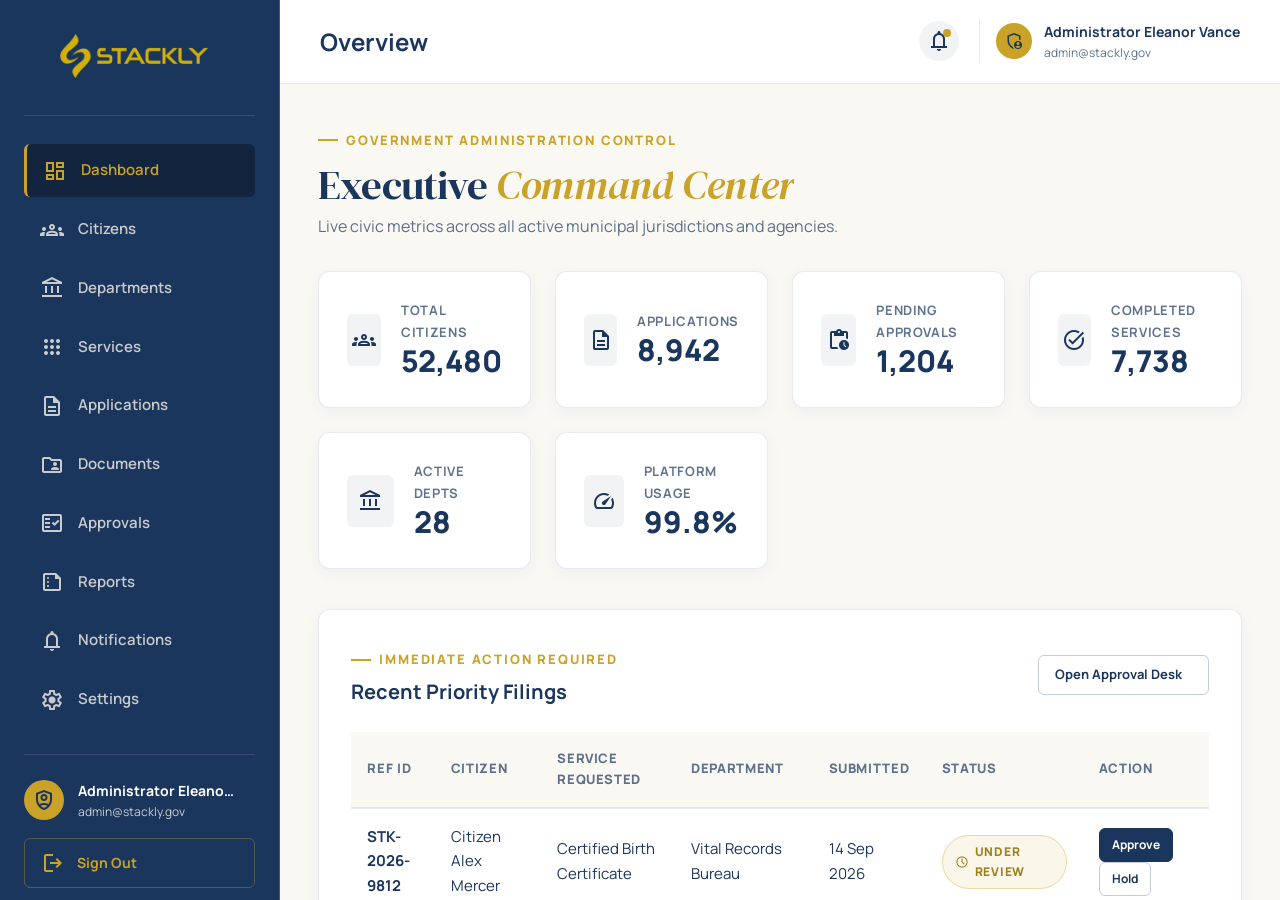
<file: admin-dashboard.html>
<!DOCTYPE html>
<html lang="en">
<head>
  <meta charset="UTF-8">
  <meta name="viewport" content="width=device-width, initial-scale=1.0">
  <meta name="description" content="Official STACKLY Government Administration Portal — Municipal operations, citizen registry, inter-departmental workflows, approvals, and system analytics.">
  <title>Administration Portal | STACKLY Government Services</title>
  
  <!-- Typography & Material Symbols -->
  <link rel="preconnect" href="https://fonts.googleapis.com">
  <link rel="preconnect" href="https://fonts.gstatic.com" crossorigin>
  <link href="https://fonts.googleapis.com/css2?family=DM+Serif+Display:ital@0;1&family=Manrope:wght@400;500;600;700;800&family=Material+Symbols+Outlined:opsz,wght,FILL,GRAD@20..48,100..700,0..1,-50..200" rel="stylesheet">
  
  <!-- Primary Stylesheet -->
  <link rel="stylesheet" href="./css/style.css">
  <link rel="stylesheet" href="./css/animations.css">
  <link rel="stylesheet" href="./css/preloader.css">
</head>
<body class="dashboard-page admin-page">

<!-- Page Preloader (site-wide) -->
<div class="page-preloader" id="page-preloader" aria-hidden="true">
  <img src="./images/logo-dark.webp" alt="STACKLY" class="preloader-logo">
  <div class="preloader-ring" aria-hidden="true"></div>
  <div class="preloader-progress" aria-hidden="true">
    <div class="preloader-progress-bar"></div>
  </div>
  <p class="preloader-text"><span>Loading</span></p>
</div>

  <div class="dashboard-layout">
    <!-- Mobile Sidebar Overlay -->
    <div class="mobile-nav-overlay" data-sidebar-overlay></div>

    <!-- Admin Sidebar Navigation -->
    <aside class="dashboard-sidebar" data-dashboard-sidebar aria-label="Administrator Sidebar Navigation">
      <div class="sidebar-brand-wrap">
        <a  href="#overview" data-dash-nav="overview" class="nav-logo" aria-label="Back to Overview">
          <img src="./images/logo-dark.webp" alt="STACKLY Logo" class="nav-logo-img">
        </a>
      </div>

      <nav class="sidebar-menu">
        <a href="#overview" class="is-active" data-dash-nav="overview">
          <span class="material-symbols-outlined">dashboard</span>
          <span>Dashboard</span>
        </a>
        <a href="#citizens" data-dash-nav="citizens">
          <span class="material-symbols-outlined">groups</span>
          <span>Citizens</span>
        </a>
        <a href="#departments" data-dash-nav="departments">
          <span class="material-symbols-outlined">account_balance</span>
          <span>Departments</span>
        </a>
        <a href="#services" data-dash-nav="services">
          <span class="material-symbols-outlined">apps</span>
          <span>Services</span>
        </a>
        <a href="#applications" data-dash-nav="applications">
          <span class="material-symbols-outlined">description</span>
          <span>Applications</span>
        </a>
        <a href="#documents" data-dash-nav="documents">
          <span class="material-symbols-outlined">folder_shared</span>
          <span>Documents</span>
        </a>
        <a href="#approvals" data-dash-nav="approvals">
          <span class="material-symbols-outlined">fact_check</span>
          <span>Approvals</span>
        </a>
        <a href="#reports" data-dash-nav="reports">
          <span class="material-symbols-outlined">summarize</span>
          <span>Reports</span>
        </a>
        <!-- <a href="#analytics" data-dash-nav="analytics">
          <span class="material-symbols-outlined">analytics</span>
          <span>Analytics</span>
        </a> -->
        <a href="#notifications" data-dash-nav="notifications">
          <span class="material-symbols-outlined">notifications</span>
          <span>Notifications</span>
        </a>
        <a href="#settings" data-dash-nav="settings">
          <span class="material-symbols-outlined">settings</span>
          <span>Settings</span>
        </a>
      </nav>

      <div class="sidebar-footer">
        <div class="sidebar-user-chip">
          <div class="user-chip-avatar" style="background-color: var(--secondary); color: var(--primary);">
            <span class="material-symbols-outlined">shield_person</span>
          </div>
          <div class="user-chip-info">
            <strong data-user-name>Administrator Eleanor Vance</strong>
            <!-- Exact email address preserved (e.g. admin@stackly.gov) -->
            <small data-user-email>admin@stackly.gov</small>
          </div>
        </div>

        <button class="btn-sidebar-logout" data-logout aria-label="Sign out of admin portal">
          <span class="material-symbols-outlined">logout</span> Sign Out
        </button>
      </div>
    </aside>

    <!-- Main Viewport Area -->
    <div class="dashboard-main-area">
      <!-- Top Bar -->
      <header class="dashboard-topbar">
        <div style="display: flex; align-items: center; gap: 1rem;">
          <div class="toggle-group">
            <button class="menu-toggle" data-dashboard-menu aria-label="Toggle sidebar menu">
              <span class="material-symbols-outlined">menu</span>
            </button>
            <h2 class="topbar-page-title" data-topbar-heading>Page</h2>
          </div>
          
        </div>

        <div class="topbar-actions">
          <button class="topbar-icon-btn" aria-label="Notifications" onclick="document.querySelector('[data-dash-nav=\'notifications\']').click();">
            <span class="material-symbols-outlined">notifications</span>
            <span class="unread-badge"></span>
          </button>

          <div class="topbar-profile-chip">
            <div class="user-chip-avatar" style="width: 36px; height: 36px;">
              <span class="material-symbols-outlined" style="font-size: 20px;">admin_panel_settings</span>
            </div>
            <div>
              <strong style="font-size: 0.875rem; display: block; color: var(--primary);" data-user-name>Administrator Eleanor Vance</strong>
              <!-- Exact email address displayed -->
              <small style="font-size: 0.75rem; color: var(--primary-70); display: block;" data-user-email>admin@stackly.gov</small>
            </div>
          </div>
        </div>
      </header>

      <!-- Dashboard Content Panes -->
      <main class="dashboard-content-body">
        
        <!-- ===================================================================
             PANE 1: OVERVIEW (DASHBOARD)
             =================================================================== -->
        <div class="dashboard-pane is-active-section" data-dash-section="overview">
          <div style="margin-bottom: 2rem;">
            <span data-topbar-title="Overview"></span>
            <p class="eyebrow">Government Administration Control</p>
            <h1 class="display-title" style="font-size: clamp(2rem, 3.2vw, 2.75rem);">Executive <em>Command Center</em></h1>
            <p style="color: var(--primary-70); margin-top: 0.25rem;">Live civic metrics across all active municipal jurisdictions and agencies.</p>
          </div>

          <!-- 6 Key Administrative Statistics -->
          <div class="metrics-row-4" style="grid-template-columns: repeat(auto-fit, minmax(200px, 1fr));">
            <div class="metric-card">
              <div class="metric-icon-box"><span class="material-symbols-outlined">groups</span></div>
              <div class="metric-text"><small>Total Citizens</small><strong>52,480</strong></div>
            </div>
            <div class="metric-card">
              <div class="metric-icon-box"><span class="material-symbols-outlined">description</span></div>
              <div class="metric-text"><small>Applications</small><strong>8,942</strong></div>
            </div>
            <div class="metric-card">
              <div class="metric-icon-box"><span class="material-symbols-outlined">pending_actions</span></div>
              <div class="metric-text"><small>Pending Approvals</small><strong>1,204</strong></div>
            </div>
            <div class="metric-card">
              <div class="metric-icon-box"><span class="material-symbols-outlined">task_alt</span></div>
              <div class="metric-text"><small>Completed Services</small><strong>7,738</strong></div>
            </div>
            <div class="metric-card">
              <div class="metric-icon-box"><span class="material-symbols-outlined">account_balance</span></div>
              <div class="metric-text"><small>Active Depts</small><strong>28</strong></div>
            </div>
            <div class="metric-card">
              <div class="metric-icon-box"><span class="material-symbols-outlined">speed</span></div>
              <div class="metric-text"><small>Platform Usage</small><strong>99.8%</strong></div>
            </div>
          </div>

          <!-- CSS Bar Chart: Weekly Application Volume -->
          <!-- <div class="table-card">
            <div class="table-head-row">
              <div>
                <p class="eyebrow" style="margin-bottom: 0.25rem;">Analytics Visualization</p>
                <h2 style="font-size: 1.25rem; font-weight: 700; color: var(--primary);">Weekly Application Volume by Day</h2>
              </div>
              <span class="status-badge status-approved"><span class="material-symbols-outlined">trending_up</span> +14.8% This Week</span>
            </div>

            <div class="chart-container">
              <div class="chart-bar-wrap">
                <div class="chart-bar" style="height: 55%;"></div>
                <span>Mon</span>
              </div>
              <div class="chart-bar-wrap">
                <div class="chart-bar" style="height: 72%;"></div>
                <span>Tue</span>
              </div>
              <div class="chart-bar-wrap">
                <div class="chart-bar" style="height: 88%;"></div>
                <span>Wed</span>
              </div>
              <div class="chart-bar-wrap">
                <div class="chart-bar" style="height: 94%;"></div>
                <span>Thu</span>
              </div>
              <div class="chart-bar-wrap">
                <div class="chart-bar" style="height: 64%;"></div>
                <span>Fri</span>
              </div>
              <div class="chart-bar-wrap">
                <div class="chart-bar" style="height: 38%;"></div>
                <span>Sat</span>
              </div>
              <div class="chart-bar-wrap">
                <div class="chart-bar" style="height: 42%;"></div>
                <span>Sun</span>
              </div>
            </div>
          </div> -->

          <!-- Pending Approval Queue Table -->
          <div class="table-card">
            <div class="table-head-row">
              <div>
                <p class="eyebrow" style="margin-bottom: 0.25rem;">Immediate Action Required</p>
                <h2 style="font-size: 1.25rem; font-weight: 700; color: var(--primary);">Recent Priority Filings</h2>
              </div>
              <button class="btn btn-outline" style="font-size: 0.8125rem; padding: 0.5rem 1rem;" onclick="document.querySelector('[data-dash-nav=\'approvals\']').click();">
                Open Approval Desk <span class="material-symbols-outlined"></span>
              </button>
            </div>

            <div class="table-responsive">
              <table class="data-table" id="admin-apps-table">
                <thead>
                  <tr>
                    <th>Ref ID</th>
                    <th>Citizen</th>
                    <th>Service Requested</th>
                    <th>Department</th>
                    <th>Submitted</th>
                    <th>Status</th>
                    <th>Action</th>
                  </tr>
                </thead>
                <tbody>
                  <tr>
                    <td><strong>STK-2026-9812</strong></td>
                    <td>Citizen Alex Mercer</td>
                    <td>Certified Birth Certificate</td>
                    <td>Vital Records Bureau</td>
                    <td>14 Sep 2026</td>
                    <td><span class="status-badge status-review"><span class="material-symbols-outlined">schedule</span> Under Review</span></td>
                    <td>
                      <button class="btn btn-primary" style="padding: 0.375rem 0.75rem; font-size: 0.75rem;" data-action-approve>Approve</button>
                      <button class="btn btn-outline" style="padding: 0.375rem 0.75rem; font-size: 0.75rem;" data-action-review>Hold</button>
                    </td>
                  </tr>
                  <tr>
                    <td><strong>STK-2026-9811</strong></td>
                    <td>Dr. Miriam O'Connor</td>
                    <td>Clinic Expansion Permit</td>
                    <td>Health &amp; Social Care</td>
                    <td>14 Sep 2026</td>
                    <td><span class="status-badge status-review"><span class="material-symbols-outlined">schedule</span> Under Review</span></td>
                    <td>
                      <button class="btn btn-primary" style="padding: 0.375rem 0.75rem; font-size: 0.75rem;" data-action-approve>Approve</button>
                      <button class="btn btn-outline" style="padding: 0.375rem 0.75rem; font-size: 0.75rem;" data-action-review>Hold</button>
                    </td>
                  </tr>
                  <tr>
                    <td><strong>STK-2026-9810</strong></td>
                    <td>Apex Logistics LLC</td>
                    <td>Heavy Vehicle Road Exemption</td>
                    <td>Transport &amp; Mobility</td>
                    <td>13 Sep 2026</td>
                    <td><span class="status-badge status-approved"><span class="material-symbols-outlined">verified</span> Approved</span></td>
                    <td>
                      <button class="btn btn-outline" style="padding: 0.375rem 0.75rem; font-size: 0.75rem;" disabled>Completed</button>
                    </td>
                  </tr>
                  <tr>
                    <td><strong>STK-2026-9809</strong></td>
                    <td>Kofi Mensah</td>
                    <td>Senior Housing Assistance Grant</td>
                    <td>Department of Social Welfare</td>
                    <td>13 Sep 2026</td>
                    <td><span class="status-badge status-submitted"><span class="material-symbols-outlined">hourglass_empty</span> Submitted</span></td>
                    <td>
                      <button class="btn btn-primary" style="padding: 0.375rem 0.75rem; font-size: 0.75rem;" data-action-approve>Approve</button>
                      <button class="btn btn-outline" style="padding: 0.375rem 0.75rem; font-size: 0.75rem;" data-action-review>Hold</button>
                    </td>
                  </tr>
                  <tr>
                    <td><strong>STK-2026-9808</strong></td>
                    <td>Sarah Jenkins</td>
                    <td>Retail Enterprise Charter Renewal</td>
                    <td>Commercial Licensing</td>
                    <td>12 Sep 2026</td>
                    <td><span class="status-badge status-review"><span class="material-symbols-outlined">schedule</span> Under Review</span></td>
                    <td>
                      <button class="btn btn-primary" style="padding: 0.375rem 0.75rem; font-size: 0.75rem;" data-action-approve>Approve</button>
                      <button class="btn btn-outline" style="padding: 0.375rem 0.75rem; font-size: 0.75rem;" data-action-review>Hold</button>
                    </td>
                  </tr>
                </tbody>
              </table>
            </div>
          </div>

          <!-- Extra: Department SLA Performance -->
          <div class="table-card">
            <div class="table-head-row">
              <div>
                <p class="eyebrow" style="margin-bottom: 0.25rem;">Bureau Health</p>
                <h2 style="font-size: 1.25rem; font-weight: 700; color: var(--primary);">Department SLA Performance</h2>
              </div>
              <span class="status-badge status-approved"><span class="material-symbols-outlined">trending_up</span> +2.1% vs Last Week</span>
            </div>
            <div class="progress-list">
              <div class="progress-item">
                <div class="progress-item-head"><strong>Vital Records &amp; Certificates</strong><span>99.1% SLA</span></div>
                <div class="progress-track"><div class="progress-fill w-99"></div></div>
              </div>
              <div class="progress-item">
                <div class="progress-item-head"><strong>Revenue &amp; Treasury</strong><span>98.4% SLA</span></div>
                <div class="progress-track"><div class="progress-fill w-98"></div></div>
              </div>
              <div class="progress-item">
                <div class="progress-item-head"><strong>Transport &amp; Infrastructure</strong><span>96.8% SLA</span></div>
                <div class="progress-track"><div class="progress-fill w-97"></div></div>
              </div>
              <div class="progress-item">
                <div class="progress-item-head"><strong>Health &amp; Social Care</strong><span>95.2% SLA</span></div>
                <div class="progress-track"><div class="progress-fill w-95"></div></div>
              </div>
            </div>
          </div>

          <!-- Extra: Inter-Agency Alerts -->
          <div class="table-card">
            <div class="table-head-row">
              <div>
                <p class="eyebrow" style="margin-bottom: 0.25rem;">Ops Bulletins</p>
                <h2 style="font-size: 1.25rem; font-weight: 700; color: var(--primary);">Inter-Agency Alerts</h2>
              </div>
            </div>
            <div class="info-rows">
              <div class="info-row"><span class="info-label"><span class="material-symbols-outlined">cloud_sync</span>National Registry Sync</span><span class="info-value">Completed &middot; 14 Sep, 23:45</span></div>
              <div class="info-row"><span class="info-label"><span class="material-symbols-outlined">security</span>Zero-Trust Key Rotation</span><span class="info-value">Scheduled 20 Sep, 02:00</span></div>
              <div class="info-row"><span class="info-label"><span class="material-symbols-outlined">warning</span>Licensing Desk Backlog</span><span class="info-value">18 filings &middot; Over 48h</span></div>
            </div>
          </div>

          <!-- Extra: Platform Metrics -->
          <div class="stat-mini-grid">
            <div class="stat-mini"><small>Gateway Uptime</small><strong>99.98%</strong></div>
            <div class="stat-mini"><small>Records Synced Today</small><strong>14,892</strong></div>
            <div class="stat-mini"><small>Mean Sign-Off Time</small><strong>3.2 h</strong></div>
            <div class="stat-mini"><small>SLA Breaches (7d)</small><strong>4</strong></div>
          </div>
        
        </div>

        <!-- ===================================================================
             PANE 2: CITIZENS
             =================================================================== -->
        <div class="dashboard-pane" data-dash-section="citizens" style="display: none;">
          <div style="margin-bottom: 2rem;">
            <span data-topbar-title="Citizens"></span>
            <p class="eyebrow">Public Registry Management</p>
            <h1 class="section-title">Registered <em>Citizens Directory</em></h1>
            <p style="color: var(--primary-70);">52,480 verified citizen profiles enrolled in the national biometric identity ledger.</p>
          </div>

          <div class="table-card">
            <div class="table-responsive">
              <table class="data-table">
                <thead>
                  <tr>
                    <th>National ID</th>
                    <th>Full Legal Name</th>
                    <th>Official Email</th>
                    <th>District</th>
                    <th>Verification Level</th>
                    <th>Status</th>
                  </tr>
                </thead>
                <tbody>
                  <tr>
                    <td><strong>STK-8829-4102</strong></td>
                    <td>Citizen Alex Mercer</td>
                    <td>citizen@gmail.com</td>
                    <td>Capital District</td>
                    <td><span class="status-badge status-approved">Tier-4 Biometric</span></td>
                    <td><span class="status-badge status-approved">Active</span></td>
                  </tr>
                  <tr>
                    <td><strong>STK-7714-9921</strong></td>
                    <td>Sarah Jenkins</td>
                    <td>s.jenkins@retailnet.org</td>
                    <td>North Gate Commercial</td>
                    <td><span class="status-badge status-approved">Tier-4 Biometric</span></td>
                    <td><span class="status-badge status-approved">Active</span></td>
                  </tr>
                  <tr>
                    <td><strong>STK-6642-1088</strong></td>
                    <td>Marcus Vance</td>
                    <td>m.vance@education.gov</td>
                    <td>Harbor &amp; South Pier</td>
                    <td><span class="status-badge status-review">Tier-3 Credential</span></td>
                    <td><span class="status-badge status-approved">Active</span></td>
                  </tr>
                  <tr>
                    <td><strong>STK-5521-8890</strong></td>
                    <td>Elena Rostova</td>
                    <td>elena.rostova@legal.org</td>
                    <td>West Park Civic</td>
                    <td><span class="status-badge status-approved">Tier-4 Biometric</span></td>
                    <td><span class="status-badge status-approved">Active</span></td>
                  </tr>
                </tbody>
              </table>
            </div>
          </div>

          <!-- Extra: Recent Registrations -->
          <div class="table-card">
            <div class="table-head-row">
              <div>
                <p class="eyebrow" style="margin-bottom: 0.25rem;">Onboarding Feed</p>
                <h2 style="font-size: 1.25rem; font-weight: 700; color: var(--primary);">Recent Registrations</h2>
              </div>
            </div>
            <div class="info-rows">
              <div class="info-row"><span class="info-label"><span class="material-symbols-outlined">person_add</span>Nadia Rahman &middot; STK-8841-2207</span><span class="info-value">Today &middot; 09:26 AM</span></div>
              <div class="info-row"><span class="info-label"><span class="material-symbols-outlined">person_add</span>Diego Fernandes &middot; STK-8840-8815</span><span class="info-value">Yesterday &middot; 16:48 PM</span></div>
              <div class="info-row"><span class="info-label"><span class="material-symbols-outlined">person_add</span>Priya Nair &middot; STK-8840-3302</span><span class="info-value">Yesterday &middot; 10:11 AM</span></div>
            </div>
          </div>

          <!-- Extra: Registry Composition -->
          <div class="table-card">
            <div class="table-head-row">
              <div>
                <p class="eyebrow" style="margin-bottom: 0.25rem;">Verification Mix</p>
                <h2 style="font-size: 1.25rem; font-weight: 700; color: var(--primary);">Registry Composition</h2>
              </div>
            </div>
            <div class="progress-list">
              <div class="progress-item">
                <div class="progress-item-head"><strong>Tier-4 Biometric Verified</strong><span>78%</span></div>
                <div class="progress-track"><div class="progress-fill w-78"></div></div>
              </div>
              <div class="progress-item">
                <div class="progress-item-head"><strong>Tier-3 Credential Holders</strong><span>19%</span></div>
                <div class="progress-track"><div class="progress-fill w-19"></div></div>
              </div>
              <div class="progress-item">
                <div class="progress-item-head"><strong>Pending Verification</strong><span>3%</span></div>
                <div class="progress-track"><div class="progress-fill w-3"></div></div>
              </div>
            </div>
          </div>

          <!-- Extra: Registry Metrics -->
          <div class="stat-mini-grid">
            <div class="stat-mini"><small>New This Week</small><strong>612</strong></div>
            <div class="stat-mini"><small>Suspended Profiles</small><strong>38</strong></div>
            <div class="stat-mini"><small>Duplicate Flags</small><strong>11</strong></div>
            <div class="stat-mini"><small>Data Completeness</small><strong>96.4%</strong></div>
          </div>
        
        </div>

        <!-- ===================================================================
             PANE 3: DEPARTMENTS
             =================================================================== -->
        <div class="dashboard-pane" data-dash-section="departments" style="display: none;">
          <div style="margin-bottom: 2rem;">
            <span data-topbar-title="Departments"></span>
            <p class="eyebrow">Agencies &amp; Bureaus</p>
            <h1 class="section-title">Government <em>Departments Directory</em></h1>
            <p style="color: var(--primary-70);">Operational health and SLA fulfillment across all 28 municipal desks.</p>
          </div>

          <div class="departments-grid-6">
            <div class="department-card">
              <div class="dept-header">
                <div class="dept-icon"><span class="material-symbols-outlined">account_balance_wallet</span></div>
                <span class="status-badge status-approved">98.4% SLA</span>
              </div>
              <h3>Revenue &amp; Treasury</h3>
              <p>Active Staff: 142 · Weekly Caseload: 2,190 filings · Mean Resolution Time: 2.1 hours</p>
            </div>
            <div class="department-card">
              <div class="dept-header">
                <div class="dept-icon"><span class="material-symbols-outlined">badge</span></div>
                <span class="status-badge status-approved">99.1% SLA</span>
              </div>
              <h3>Vital Records &amp; Certificates</h3>
              <p>Active Staff: 98 · Weekly Caseload: 3,450 filings · Mean Resolution Time: 0.8 hours</p>
            </div>
            <div class="department-card">
              <div class="dept-header">
                <div class="dept-icon"><span class="material-symbols-outlined">traffic</span></div>
                <span class="status-badge status-approved">96.8% SLA</span>
              </div>
              <h3>Transport &amp; Infrastructure</h3>
              <p>Active Staff: 184 · Weekly Caseload: 1,840 filings · Mean Resolution Time: 3.4 hours</p>
            </div>
          </div>

          <!-- Extra: More Departments -->
          <div class="departments-grid-6">
            <div class="department-card">
              <div class="dept-header">
                <div class="dept-icon"><span class="material-symbols-outlined">school</span></div>
                <span class="status-badge status-approved">97.6% SLA</span>
              </div>
              <h3>Education &amp; Skills</h3>
              <p>Active Staff: 210 &middot; Weekly Caseload: 1,320 filings &middot; Mean Resolution Time: 4.2 hours</p>
            </div>
            <div class="department-card">
              <div class="dept-header">
                <div class="dept-icon"><span class="material-symbols-outlined">health_and_safety</span></div>
                <span class="status-badge status-approved">95.2% SLA</span>
              </div>
              <h3>Health &amp; Social Care</h3>
              <p>Active Staff: 176 &middot; Weekly Caseload: 2,015 filings &middot; Mean Resolution Time: 5.1 hours</p>
            </div>
            <div class="department-card">
              <div class="dept-header">
                <div class="dept-icon"><span class="material-symbols-outlined">volunteer_activism</span></div>
                <span class="status-badge status-review">92.9% SLA</span>
              </div>
              <h3>Social Welfare</h3>
              <p>Active Staff: 132 &middot; Weekly Caseload: 1,780 filings &middot; Mean Resolution Time: 6.8 hours</p>
            </div>
          </div>

          <!-- Extra: Workload Distribution -->
          <div class="table-card">
            <div class="table-head-row">
              <div>
                <p class="eyebrow" style="margin-bottom: 0.25rem;">Capacity Planning</p>
                <h2 style="font-size: 1.25rem; font-weight: 700; color: var(--primary);">Weekly Workload Distribution</h2>
              </div>
            </div>
            <div class="progress-list">
              <div class="progress-item">
                <div class="progress-item-head"><strong>Vital Records &mdash; 3,450 filings</strong><span>Busiest</span></div>
                <div class="progress-track"><div class="progress-fill w-100"></div></div>
              </div>
              <div class="progress-item">
                <div class="progress-item-head"><strong>Revenue &amp; Treasury &mdash; 2,190 filings</strong><span>64%</span></div>
                <div class="progress-track"><div class="progress-fill w-64"></div></div>
              </div>
              <div class="progress-item">
                <div class="progress-item-head"><strong>Social Welfare &mdash; 1,780 filings</strong><span>52%</span></div>
                <div class="progress-track"><div class="progress-fill w-52"></div></div>
              </div>
              <div class="progress-item">
                <div class="progress-item-head"><strong>Transport &mdash; 1,840 filings</strong><span>53%</span></div>
                <div class="progress-track"><div class="progress-fill w-53"></div></div>
              </div>
            </div>
          </div>

          <!-- Extra: Staffing Snapshot -->
          <div class="stat-mini-grid">
            <div class="stat-mini"><small>Total Active Staff</small><strong>1,286</strong></div>
            <div class="stat-mini"><small>Officers On Shift</small><strong>412</strong></div>
            <div class="stat-mini"><small>Open Positions</small><strong>23</strong></div>
            <div class="stat-mini"><small>Training Compliance</small><strong>94%</strong></div>
          </div>
        
        </div>

        <!-- ===================================================================
             PANE 4: SERVICES
             =================================================================== -->
        <div class="dashboard-pane" data-dash-section="services" style="display: none;">
          <div style="margin-bottom: 2rem;">
            <span data-topbar-title="Services"></span>
            <p class="eyebrow">Master Service Catalog</p>
            <h1 class="section-title">Public <em>Services Catalog</em></h1>
            <p style="color: var(--primary-70);">500+ operational digital services with live automated routing status.</p>
          </div>

          <div class="table-card">
            <div class="table-responsive">
              <table class="data-table">
                <thead>
                  <tr>
                    <th>Service Code</th>
                    <th>Service Title</th>
                    <th>Managing Bureau</th>
                    <th>Average Processing Time</th>
                    <th>Catalog Status</th>
                  </tr>
                </thead>
                <tbody>
                  <tr>
                    <td><strong>SRV-CRT-01</strong></td>
                    <td>Certified Birth Record Issuance</td>
                    <td>Vital Records</td>
                    <td>Immediate (< 60s)</td>
                    <td><span class="status-badge status-approved">Active Online</span></td>
                  </tr>
                  <tr>
                    <td><strong>SRV-ID-04</strong></td>
                    <td>National Biometric ID Renewal</td>
                    <td>Identity Bureau</td>
                    <td>24 Hours</td>
                    <td><span class="status-badge status-approved">Active Online</span></td>
                  </tr>
                  <tr>
                    <td><strong>SRV-TX-12</strong></td>
                    <td>Commercial Property Tax Statement</td>
                    <td>Revenue Desk</td>
                    <td>Immediate (< 60s)</td>
                    <td><span class="status-badge status-approved">Active Online</span></td>
                  </tr>
                  <tr>
                    <td><strong>SRV-LIC-08</strong></td>
                    <td>Municipal Business Operating Permit</td>
                    <td>Commercial Licensing</td>
                    <td>48 Hours</td>
                    <td><span class="status-badge status-approved">Active Online</span></td>
                  </tr>
                </tbody>
              </table>
            </div>
          </div>

          <!-- Extra: Service Performance -->
          <div class="table-card">
            <div class="table-head-row">
              <div>
                <p class="eyebrow" style="margin-bottom: 0.25rem;">Delivery Health</p>
                <h2 style="font-size: 1.25rem; font-weight: 700; color: var(--primary);">Service Performance Overview</h2>
              </div>
            </div>
            <div class="progress-list">
              <div class="progress-item">
                <div class="progress-item-head"><strong>Instant Services (&lt; 60s)</strong><span>38% of catalog</span></div>
                <div class="progress-track"><div class="progress-fill w-38"></div></div>
              </div>
              <div class="progress-item">
                <div class="progress-item-head"><strong>Same-Day Services</strong><span>27% of catalog</span></div>
                <div class="progress-track"><div class="progress-fill w-27"></div></div>
              </div>
              <div class="progress-item">
                <div class="progress-item-head"><strong>Multi-Day Services</strong><span>35% of catalog</span></div>
                <div class="progress-track"><div class="progress-fill w-35"></div></div>
              </div>
            </div>
          </div>

          <!-- Extra: Catalog Metrics -->
          <div class="stat-mini-grid">
            <div class="stat-mini"><small>Catalog Size</small><strong>512 services</strong></div>
            <div class="stat-mini"><small>Most Used</small><strong>ID Renewal</strong></div>
            <div class="stat-mini"><small>Auto-Routing Rate</small><strong>91%</strong></div>
            <div class="stat-mini"><small>Disabled This Month</small><strong>2</strong></div>
          </div>
        
        </div>

        <!-- ===================================================================
             PANE 5: APPLICATIONS
             =================================================================== -->
        <div class="dashboard-pane" data-dash-section="applications" style="display: none;">
          <div style="margin-bottom: 2rem;">
            <span data-topbar-title="Applications"></span>
            <p class="eyebrow">Central Queue</p>
            <h1 class="section-title">All Citizen <em>Applications</em></h1>
            <p style="color: var(--primary-70);">Live audit view of all filings across municipal agencies.</p>
          </div>

          <div class="table-card">
            <div class="table-responsive">
              <table class="data-table">
                <thead>
                  <tr>
                    <th>Ref ID</th>
                    <th>Citizen</th>
                    <th>Service</th>
                    <th>Filing Date</th>
                    <th>Current Status</th>
                  </tr>
                </thead>
                <tbody>
                  <tr>
                    <td><strong>STK-2026-9812</strong></td>
                    <td>Citizen Alex Mercer</td>
                    <td>Certified Birth Certificate</td>
                    <td>14 Sep 2026</td>
                    <td><span class="status-badge status-review">Under Review</span></td>
                  </tr>
                  <tr>
                    <td><strong>STK-2026-9811</strong></td>
                    <td>Dr. Miriam O'Connor</td>
                    <td>Clinic Expansion Permit</td>
                    <td>14 Sep 2026</td>
                    <td><span class="status-badge status-review">Under Review</span></td>
                  </tr>
                  <tr>
                    <td><strong>STK-2026-9810</strong></td>
                    <td>Apex Logistics LLC</td>
                    <td>Heavy Vehicle Road Exemption</td>
                    <td>13 Sep 2026</td>
                    <td><span class="status-badge status-approved">Approved</span></td>
                  </tr>
                  <tr>
                    <td><strong>STK-2026-9809</strong></td>
                    <td>Kofi Mensah</td>
                    <td>Senior Housing Assistance Grant</td>
                    <td>13 Sep 2026</td>
                    <td><span class="status-badge status-submitted">Submitted</span></td>
                  </tr>
                </tbody>
              </table>
            </div>
          </div>

          <!-- Extra: Queue Throughput -->
          <div class="table-card">
            <div class="table-head-row">
              <div>
                <p class="eyebrow" style="margin-bottom: 0.25rem;">Central Queue</p>
                <h2 style="font-size: 1.25rem; font-weight: 700; color: var(--primary);">Queue Throughput</h2>
              </div>
            </div>
            <div class="progress-list">
              <div class="progress-item">
                <div class="progress-item-head"><strong>Processed Today</strong><span>1,240 filings</span></div>
                <div class="progress-track"><div class="progress-fill w-82"></div></div>
              </div>
              <div class="progress-item">
                <div class="progress-item-head"><strong>In Active Review</strong><span>214 filings</span></div>
                <div class="progress-track"><div class="progress-fill w-14"></div></div>
              </div>
              <div class="progress-item">
                <div class="progress-item-head"><strong>Waiting &gt; 48 Hours</strong><span>18 filings</span></div>
                <div class="progress-track"><div class="progress-fill w-4"></div></div>
              </div>
            </div>
          </div>

          <!-- Extra: Escalation Desk -->
          <div class="table-card">
            <div class="table-head-row">
              <div>
                <p class="eyebrow" style="margin-bottom: 0.25rem;">Priority Handling</p>
                <h2 style="font-size: 1.25rem; font-weight: 700; color: var(--primary);">Escalation Desk</h2>
              </div>
            </div>
            <div class="info-rows">
              <div class="info-row"><span class="info-label"><span class="material-symbols-outlined">priority_high</span>SLA Breach Warnings</span><span class="info-value">4 filings flagged</span></div>
              <div class="info-row"><span class="info-label"><span class="material-symbols-outlined">gavel</span>Judicial Holds</span><span class="info-value">2 filings sealed</span></div>
              <div class="info-row"><span class="info-label"><span class="material-symbols-outlined">restore</span>Reopened Cases</span><span class="info-value">9 this week</span></div>
            </div>
          </div>
        
        </div>

        <!-- ===================================================================
             PANE 6: DOCUMENTS
             =================================================================== -->
        <div class="dashboard-pane" data-dash-section="documents" style="display: none;">
          <div style="margin-bottom: 2rem;">
            <span data-topbar-title="Documents"></span>
            <p class="eyebrow">Cryptographic Vault</p>
            <h1 class="section-title">Issued Public <em>Documents Registry</em></h1>
            <p style="color: var(--primary-70);">Archive of issued digital credentials with immutable hash validation.</p>
          </div>

          <div class="table-card">
            <div class="table-responsive">
              <table class="data-table">
                <thead>
                  <tr>
                    <th>Document Hash</th>
                    <th>Type</th>
                    <th>Issued To</th>
                    <th>Issuing Officer</th>
                    <th>Timestamp</th>
                    <th>Verification</th>
                  </tr>
                </thead>
                <tbody>
                  <tr>
                    <td><code>0x7f82a...88e1</code></td>
                    <td>Business Permit</td>
                    <td>Sarah Jenkins</td>
                    <td>Eleanor Vance (Admin)</td>
                    <td>10 Sep 2026 · 14:22</td>
                    <td><span class="status-badge status-approved">Valid Hash</span></td>
                  </tr>
                  <tr>
                    <td><code>0x91c42...9902</code></td>
                    <td>Property Tax Clearance</td>
                    <td>Citizen Alex Mercer</td>
                    <td>Automated Revenue Gateway</td>
                    <td>01 Sep 2026 · 11:05</td>
                    <td><span class="status-badge status-approved">Valid Hash</span></td>
                  </tr>
                  <tr>
                    <td><code>0x3ad17...44b9</code></td>
                    <td>National Digital ID Credential</td>
                    <td>Marcus Vance</td>
                    <td>Identity Bureau (Tier-4)</td>
                    <td>28 Aug 2026 · 09:40</td>
                    <td><span class="status-badge status-approved">Valid Hash</span></td>
                  </tr>
                  <tr>
                    <td><code>0x55e09...2177</code></td>
                    <td>Senior Transport Card</td>
                    <td>Citizen Alex Mercer</td>
                    <td>Transport Desk (Automated)</td>
                    <td>28 Jul 2026 · 12:10</td>
                    <td><span class="status-badge status-approved">Valid Hash</span></td>
                  </tr>
                  <tr>
                    <td><code>0x62b84...8033</code></td>
                    <td>Electoral Enrollment Slip</td>
                    <td>Priya Nair</td>
                    <td>Election Commission Gateway</td>
                    <td>21 Jul 2026 · 16:55</td>
                    <td><span class="status-badge status-approved">Valid Hash</span></td>
                  </tr>
                </tbody>
              </table>
            </div>
          </div>

          <!-- Extra: Issuance Stats -->
          <div class="table-card">
            <div class="table-head-row">
              <div>
                <p class="eyebrow" style="margin-bottom: 0.25rem;">Vault Analytics</p>
                <h2 style="font-size: 1.25rem; font-weight: 700; color: var(--primary);">Issuance Statistics</h2>
              </div>
            </div>
            <div class="progress-list">
              <div class="progress-item">
                <div class="progress-item-head"><strong>Issued This Month</strong><span>12,480 documents</span></div>
                <div class="progress-track"><div class="progress-fill w-88"></div></div>
              </div>
              <div class="progress-item">
                <div class="progress-item-head"><strong>Hash-Verified On First Scan</strong><span>99.6%</span></div>
                <div class="progress-track"><div class="progress-fill w-99"></div></div>
              </div>
              <div class="progress-item">
                <div class="progress-item-head"><strong>Revoked / Reissued</strong><span>42 documents</span></div>
                <div class="progress-track"><div class="progress-fill w-6"></div></div>
              </div>
            </div>
          </div>

          <!-- Extra: Archive Policy -->
          <div class="table-card">
            <div class="table-head-row">
              <div>
                <p class="eyebrow" style="margin-bottom: 0.25rem;">Compliance</p>
                <h2 style="font-size: 1.25rem; font-weight: 700; color: var(--primary);">Archive &amp; Retention Policy</h2>
              </div>
            </div>
            <div class="info-rows">
              <div class="info-row"><span class="info-label"><span class="material-symbols-outlined">inventory_2</span>Cold Archive Tier</span><span class="info-value">3 regions &middot; WORM storage</span></div>
              <div class="info-row"><span class="info-label"><span class="material-symbols-outlined">timer</span>Minimum Retention</span><span class="info-value">7 years &middot; statutory</span></div>
              <div class="info-row"><span class="info-label"><span class="material-symbols-outlined">fingerprint</span>Access Audit Coverage</span><span class="info-value">100% of vault reads</span></div>
            </div>
          </div>
        
        </div>

        <!-- ===================================================================
             PANE 7: APPROVALS
             =================================================================== -->
        <div class="dashboard-pane" data-dash-section="approvals" style="display: none;">
          <div style="margin-bottom: 2rem;">
            <span data-topbar-title="Approvals"></span>
            <p class="eyebrow">Officer Sign-Off Queue</p>
            <h1 class="section-title">Pending <em>Approvals Desk</em></h1>
            <p style="color: var(--primary-70);">Review filings requiring executive sign-off and digital governance signature.</p>
          </div>

          <div class="table-card">
            <div class="table-responsive">
              <table class="data-table">
                <thead>
                  <tr>
                    <th>Ref ID</th>
                    <th>Applicant</th>
                    <th>Requested Document</th>
                    <th>Verification Check</th>
                    <th>Officer Action</th>
                  </tr>
                </thead>
                <tbody>
                  <tr>
                    <td><strong>STK-2026-9812</strong></td>
                    <td>Citizen Alex Mercer</td>
                    <td>Certified Birth Certificate</td>
                    <td><span class="status-badge status-approved"><span class="material-symbols-outlined">verified</span> Registry Verified</span></td>
                    <td>
                      <button class="btn btn-primary" style="padding: 0.375rem 0.75rem; font-size: 0.75rem;" data-action-approve>Execute Approval</button>
                      <button class="btn btn-outline" style="padding: 0.375rem 0.75rem; font-size: 0.75rem;" data-action-review>Flag for Audit</button>
                    </td>
                  </tr>
                  <tr>
                    <td><strong>STK-2026-9811</strong></td>
                    <td>Dr. Miriam O'Connor</td>
                    <td>Clinic Expansion Permit</td>
                    <td><span class="status-badge status-approved"><span class="material-symbols-outlined">verified</span> Zoning Compliant</span></td>
                    <td>
                      <button class="btn btn-primary" style="padding: 0.375rem 0.75rem; font-size: 0.75rem;" data-action-approve>Execute Approval</button>
                      <button class="btn btn-outline" style="padding: 0.375rem 0.75rem; font-size: 0.75rem;" data-action-review>Flag for Audit</button>
                    </td>
                  </tr>
                  <tr>
                    <td><strong>STK-2026-9809</strong></td>
                    <td>Kofi Mensah</td>
                    <td>Senior Housing Assistance Grant</td>
                    <td><span class="status-badge status-review"><span class="material-symbols-outlined">schedule</span> Welfare Audit Pending</span></td>
                    <td>
                      <button class="btn btn-primary" style="padding: 0.375rem 0.75rem; font-size: 0.75rem;" data-action-approve>Execute Approval</button>
                      <button class="btn btn-outline" style="padding: 0.375rem 0.75rem; font-size: 0.75rem;" data-action-review>Flag for Audit</button>
                    </td>
                  </tr>
                </tbody>
              </table>
            </div>
          </div>

          <!-- Extra: Turnaround Metrics -->
          <div class="table-card">
            <div class="table-head-row">
              <div>
                <p class="eyebrow" style="margin-bottom: 0.25rem;">Desk Efficiency</p>
                <h2 style="font-size: 1.25rem; font-weight: 700; color: var(--primary);">Approval Turnaround</h2>
              </div>
            </div>
            <div class="progress-list">
              <div class="progress-item">
                <div class="progress-item-head"><strong>Same-Day Sign-Offs</strong><span>72%</span></div>
                <div class="progress-track"><div class="progress-fill w-72"></div></div>
              </div>
              <div class="progress-item">
                <div class="progress-item-head"><strong>Within 48 Hours</strong><span>24%</span></div>
                <div class="progress-track"><div class="progress-fill w-24"></div></div>
              </div>
              <div class="progress-item">
                <div class="progress-item-head"><strong>Escalated &gt; 48 Hours</strong><span>4%</span></div>
                <div class="progress-track"><div class="progress-fill w-4"></div></div>
              </div>
            </div>
          </div>

          <!-- Extra: Governance Reminders -->
          <div class="table-card">
            <div class="table-head-row">
              <div>
                <p class="eyebrow" style="margin-bottom: 0.25rem;">Policy</p>
                <h2 style="font-size: 1.25rem; font-weight: 700; color: var(--primary);">Governance Reminders</h2>
              </div>
            </div>
            <div class="info-rows">
              <div class="info-row"><span class="info-label"><span class="material-symbols-outlined">rule</span>Multi-Party Rule</span><span class="info-value">Land title &amp; zoning need 2 signatures</span></div>
              <div class="info-row"><span class="info-label"><span class="material-symbols-outlined">shield_lock</span>Session Timeout</span><span class="info-value">Sign-off session expires in 15 min</span></div>
              <div class="info-row"><span class="info-label"><span class="material-symbols-outlined">edit_note</span>Reason Codes</span><span class="info-value">Mandatory on every hold action</span></div>
            </div>
          </div>
        
        </div>

        <!-- ===================================================================
             PANE 8: REPORTS
             =================================================================== -->
        <div class="dashboard-pane" data-dash-section="reports" style="display: none;">
          <div style="margin-bottom: 2rem;">
            <span data-topbar-title="Reports"></span>
            <p class="eyebrow">Statutory Dispatches</p>
            <h1 class="section-title">Government <em>Reports &amp; Audits</em></h1>
            <p style="color: var(--primary-70);">Downloadable municipal audits, budget transparency sheets, and SLA audits.</p>
          </div>

          <div class="departments-grid-6">
            <div class="department-card">
              <div class="dept-header"><div class="dept-icon"><span class="material-symbols-outlined">summarize</span></div><span class="dept-number">Q3-2026</span></div>
              <h3>Civic Service Delivery Report</h3>
              <p>Full breakdown of turnaround metrics, citizen satisfaction ratings, and department resolution rates.</p>
              <button class="btn btn-primary" onclick="window.location.href='./404.html'" style="font-size: 0.8125rem;"><span class="material-symbols-outlined">download</span> Download PDF</button>
            </div>
            <div class="department-card">
              <div class="dept-header"><div class="dept-icon"><span class="material-symbols-outlined">payments</span></div><span class="dept-number">FY-2026</span></div>
              <h3>Municipal Revenue Audit</h3>
              <p>Comprehensive public treasury reconciliation statement and collection analytics.</p>
              <button class="btn btn-primary" onclick="window.location.href='./404.html'" style="font-size: 0.8125rem;"><span class="material-symbols-outlined">download</span> Download PDF</button>
            </div>
            <div class="department-card">
              <div class="dept-header"><div class="dept-icon"><span class="material-symbols-outlined">traffic</span></div><span class="dept-number">H2-2026</span></div>
              <h3>Infrastructure & Mobility Audit</h3>
              <p>Road network condition index, transit SLA compliance, and capital works expenditure review.</p>
              <button class="btn btn-primary" onclick="window.location.href='./404.html'" style="font-size: 0.8125rem;"><span class="material-symbols-outlined">download</span> Download PDF</button>
            </div>
          </div>

          <!-- Extra: More Reports -->
          <div class="departments-grid-6">
            <div class="department-card">
              <div class="dept-header"><div class="dept-icon"><span class="material-symbols-outlined">badge</span></div><span class="dept-number">Q3-2026</span></div>
              <h3>Identity Bureau Audit</h3>
              <p>Biometric enrollment integrity, false-match rates, and key ceremony compliance review.</p>
              <button class="btn btn-primary" onclick="window.location.href='./404.html'" style="font-size: 0.8125rem;"><span class="material-symbols-outlined">download</span> Download PDF</button>
            </div>
            <div class="department-card">
              <div class="dept-header"><div class="dept-icon"><span class="material-symbols-outlined">how_to_vote</span></div><span class="dept-number">H2-2026</span></div>
              <h3>Electoral Roll Certification</h3>
              <p>Voter registry accuracy statement with deduplication and residency verification results.</p>
              <button class="btn btn-primary" onclick="window.location.href='./404.html'" style="font-size: 0.8125rem;"><span class="material-symbols-outlined">download</span> Download PDF</button>
            </div>
            <div class="department-card">
              <div class="dept-header"><div class="dept-icon"><span class="material-symbols-outlined">account_balance</span></div><span class="dept-number">FY-2026</span></div>
              <h3>Infrastructure Bond Report</h3>
              <p>Capital works expenditure tracking against approved municipal bond allocations.</p>
              <button class="btn btn-primary" onclick="window.location.href='./404.html'" style="font-size: 0.8125rem;"><span class="material-symbols-outlined">download</span> Download PDF</button>
            </div>
          </div>

          <!-- Extra: Publication Schedule -->
          <div class="table-card">
            <div class="table-head-row">
              <div>
                <p class="eyebrow" style="margin-bottom: 0.25rem;">Transparency Portal</p>
                <h2 style="font-size: 1.25rem; font-weight: 700; color: var(--primary);">Publication Schedule</h2>
              </div>
            </div>
            <div class="info-rows">
              <div class="info-row"><span class="info-label"><span class="material-symbols-outlined">event_repeat</span>Monthly Service Report</span><span class="info-value">Due 05 Oct 2026</span></div>
              <div class="info-row"><span class="info-label"><span class="material-symbols-outlined">event_repeat</span>Treasury Reconciliation</span><span class="info-value">Due 12 Oct 2026</span></div>
              <div class="info-row"><span class="info-label"><span class="material-symbols-outlined">event_repeat</span>Quarterly SLA Audit</span><span class="info-value">Due 15 Oct 2026</span></div>
            </div>
          </div>
        
        </div>

        <!-- ===================================================================
             PANE 9: ANALYTICS
             =================================================================== -->
        <div class="dashboard-pane" data-dash-section="analytics" style="display: none;">
          <div style="margin-bottom: 2rem;">
            <span data-topbar-title="Analytics"></span>
            <p class="eyebrow">Civic Telemetry</p>
            <h1 class="section-title">Platform <em>Analytics</em></h1>
            <p style="color: var(--primary-70);">Real-time monitoring of civic transactions, API throughput, and infrastructure load.</p>
          </div>

          <div class="table-card">
            <div class="table-head-row">
              <div>
                <p class="eyebrow" style="margin-bottom: 0.25rem;">Latency Metrics</p>
                <h2 style="font-size: 1.25rem; font-weight: 700; color: var(--primary);">Inter-Departmental Response Time (Hours)</h2>
              </div>
            </div>

            <div class="chart-container">
              <div class="chart-bar-wrap">
                <div class="chart-bar" style="height: 30%;"></div>
                <span>Vital Records (0.8h)</span>
              </div>
              <div class="chart-bar-wrap">
                <div class="chart-bar" style="height: 45%;"></div>
                <span>Revenue (2.1h)</span>
              </div>
              <div class="chart-bar-wrap">
                <div class="chart-bar" style="height: 60%;"></div>
                <span>Transport (3.4h)</span>
              </div>
              <div class="chart-bar-wrap">
                <div class="chart-bar" style="height: 40%;"></div>
                <span>Licensing (1.9h)</span>
              </div>
              <div class="chart-bar-wrap">
                <div class="chart-bar" style="height: 50%;"></div>
                <span>Welfare (2.5h)</span>
              </div>
            </div>
          </div>
        </div>

        <!-- ===================================================================
             PANE 10: NOTIFICATIONS
             =================================================================== -->
        <div class="dashboard-pane" data-dash-section="notifications" style="display: none;">
          <div style="margin-bottom: 2rem;">
            <span data-topbar-title="Notifications"></span>
            <p class="eyebrow">System Alerts</p>
            <h1 class="section-title">Administrative <em>Alerts &amp; Dispatch</em></h1>
            <p style="color: var(--primary-70);">Security events, inter-agency notices, and emergency civic bulletins.</p>
          </div>

          <div class="table-card">
            <div style="display: flex; flex-direction: column; gap: 1rem;">
              <div style="padding: 1.25rem; border-radius: var(--radius-sm); border: 1.5px solid var(--secondary-35); background-color: var(--accent); display: flex; align-items: flex-start; gap: 1rem;">
                <span class="material-symbols-outlined" style="color: var(--secondary); font-size: 28px;">security</span>
                <div>
                  <strong style="color: var(--primary); display: block;">Biometric Infrastructure Audit Passed</strong>
                  <p style="color: var(--primary-70); font-size: 0.9375rem; margin: 0.25rem 0;">Quarterly cryptographic compliance review completed with zero findings. Zero-trust keys rotated successfully.</p>
                  <small style="color: var(--secondary-dark); font-weight: 700;">Today · 06:00 AM</small>
                </div>
              </div>

              <div style="padding: 1.25rem; border-radius: var(--radius-sm); border: 1px solid var(--primary-10); background-color: #FFFFFF; display: flex; align-items: flex-start; gap: 1rem;">
                <span class="material-symbols-outlined" style="color: var(--primary); font-size: 28px;">cloud_sync</span>
                <div>
                  <strong style="color: var(--primary); display: block;">National Gateway Sync Complete</strong>
                  <p style="color: var(--primary-70); font-size: 0.9375rem; margin: 0.25rem 0;">Synchronized 14,892 verified citizen record updates with regional registry servers.</p>
                  <small style="color: var(--primary-70);">14 Sep 2026 · 23:45 PM</small>
                </div>
              </div>

              <div style="padding: 1.25rem; border-radius: var(--radius-sm); border: 1px solid var(--primary-10); background-color: #FFFFFF; display: flex; align-items: flex-start; gap: 1rem;">
                <span class="material-symbols-outlined" style="color: var(--primary); font-size: 28px;">campaign</span>
                <div>
                  <strong style="color: var(--primary); display: block;">Civic Bulletin: Property Tax Window Open</strong>
                  <p style="color: var(--primary-70); font-size: 0.9375rem; margin: 0.25rem 0;">The annual municipal property tax assessment window is now open. Citizens may file or dispute valuations until 30 Nov 2026.</p>
                  <small style="color: var(--primary-70);">12 Sep 2026 · 08:00 AM</small>
                </div>
              </div>


              <div style="padding: 1.25rem; border-radius: var(--radius-sm); border: 1px solid var(--primary-10); background-color: #FFFFFF; display: flex; align-items: flex-start; gap: 1rem;">
                <span class="material-symbols-outlined" style="color: var(--primary); font-size: 28px;">priority_high</span>
                <div>
                  <strong style="color: var(--primary); display: block;">SLA Breach Warning: Commercial Licensing</strong>
                  <p style="color: var(--primary-70); font-size: 0.9375rem; margin: 0.25rem 0;">18 filings have exceeded the 48-hour processing window. Escalation notices were dispatched to the bureau chief on duty.</p>
                  <small style="color: var(--primary-70);">12 Sep 2026 &middot; 07:30 AM</small>
                </div>
              </div>

              <div style="padding: 1.25rem; border-radius: var(--radius-sm); border: 1px solid var(--primary-10); background-color: #FFFFFF; display: flex; align-items: flex-start; gap: 1rem;">
                <span class="material-symbols-outlined" style="color: var(--primary); font-size: 28px;">admin_panel_settings</span>
                <div>
                  <strong style="color: var(--primary); display: block;">New Officer Onboarded: Identity Bureau</strong>
                  <p style="color: var(--primary-70); font-size: 0.9375rem; margin: 0.25rem 0;">Officer R. Whitfield was granted Tier-2 review rights. Two-party approval is enforced for the first 30 days.</p>
                  <small style="color: var(--primary-70);">09 Sep 2026 &middot; 13:20 PM</small>
                </div>
              </div>
            </div>
          </div>
        </div>

        <!-- ===================================================================
             PANE 11: SETTINGS
             =================================================================== -->
        <div class="dashboard-pane" data-dash-section="settings" style="display: none;">
          <div style="margin-bottom: 2rem;">
            <span data-topbar-title="Settings"></span>
            <p class="eyebrow">Administrative Governance</p>
            <h1 class="section-title">System <em>Governance &amp; Policies</em></h1>
            <p style="color: var(--primary-70);">Configure security parameters, audit thresholds, and departmental access rights.</p>
          </div>

          <div class="table-card" style="max-width: 780px;">
            <div style="display: flex; flex-direction: column; gap: 1.5rem;">
              <div style="display: flex; justify-content: space-between; align-items: center; padding-bottom: 1.5rem; border-bottom: 1px solid var(--primary-10);">
                <div>
                  <strong style="color: var(--primary); display: block;">Strict Multi-Party Approval Enforcement</strong>
                  <small style="color: var(--primary-70);">Require secondary cryptographic signature for land title or zoning charters.</small>
                </div>
                <label class="checkbox-label"><input type="checkbox" checked style="width: 20px; height: 20px;"></label>
              </div>

              <div style="display: flex; justify-content: space-between; align-items: center; padding-bottom: 1.5rem; border-bottom: 1px solid var(--primary-10);">
                <div>
                  <strong style="color: var(--primary); display: block;">Automated SLA Breach Alerts</strong>
                  <small style="color: var(--primary-70);">Dispatch escalation notice to bureau chief when filing exceeds 48 hours.</small>
                </div>
                <label class="checkbox-label"><input type="checkbox" checked style="width: 20px; height: 20px;"></label>
              </div>

              <div style="display: flex; justify-content: space-between; align-items: center;">
                <div>
                  <strong style="color: var(--primary); display: block;">Public Provenance Audit Ledger</strong>
                  <small style="color: var(--primary-70);">Publish cryptographic hashes of all issued licenses to public ledger.</small>
                </div>
                <label class="checkbox-label"><input type="checkbox" checked style="width: 20px; height: 20px;"></label>
              </div>
            </div>
          </div>

          <!-- Extra: Access Control Matrix -->
          <div class="table-card" style="max-width: 780px;">
            <div class="table-head-row">
              <div>
                <p class="eyebrow" style="margin-bottom: 0.25rem;">Roles &amp; Rights</p>
                <h2 style="font-size: 1.25rem; font-weight: 700; color: var(--primary);">Access Control Matrix</h2>
              </div>
            </div>
            <div class="info-rows">
              <div class="info-row"><span class="info-label"><span class="material-symbols-outlined">shield_person</span>System Administrator</span><span class="info-value">Full control &middot; 2 holders</span></div>
              <div class="info-row"><span class="info-label"><span class="material-symbols-outlined">supervisor_account</span>Bureau Chief</span><span class="info-value">Approvals + reports &middot; 28 holders</span></div>
              <div class="info-row"><span class="info-label"><span class="material-symbols-outlined">person</span>Review Officer</span><span class="info-value">Queue review only &middot; 412 holders</span></div>
            </div>
          </div>

          <!-- Extra: Audit Thresholds -->
          <div class="table-card" style="max-width: 780px;">
            <div class="table-head-row">
              <div>
                <p class="eyebrow" style="margin-bottom: 0.25rem;">Automation Rules</p>
                <h2 style="font-size: 1.25rem; font-weight: 700; color: var(--primary);">Audit Thresholds</h2>
              </div>
            </div>
            <div class="progress-list">
              <div class="progress-item">
                <div class="progress-item-head"><strong>Failed Sign-In Lockout</strong><span>5 attempts</span></div>
                <div class="progress-track"><div class="progress-fill w-50"></div></div>
              </div>
              <div class="progress-item">
                <div class="progress-item-head"><strong>Unusual Export Volume Alert</strong><span>500 docs / hour</span></div>
                <div class="progress-track"><div class="progress-fill w-75"></div></div>
              </div>
              <div class="progress-item">
                <div class="progress-item-head"><strong>Bulk Approval Cap</strong><span>100 / officer / day</span></div>
                <div class="progress-track"><div class="progress-fill w-65"></div></div>
              </div>
            </div>
          </div>
        
        </div>

      </main>
    </div>
  </div>

  <!-- Dashboard Scripts -->
  <script src="./js/dashboard.js" defer></script>
  <script src="./js/advanced-animations.js" defer></script>
  <script src="./js/preloader.js" defer></script>
</body>
</html>
</file>
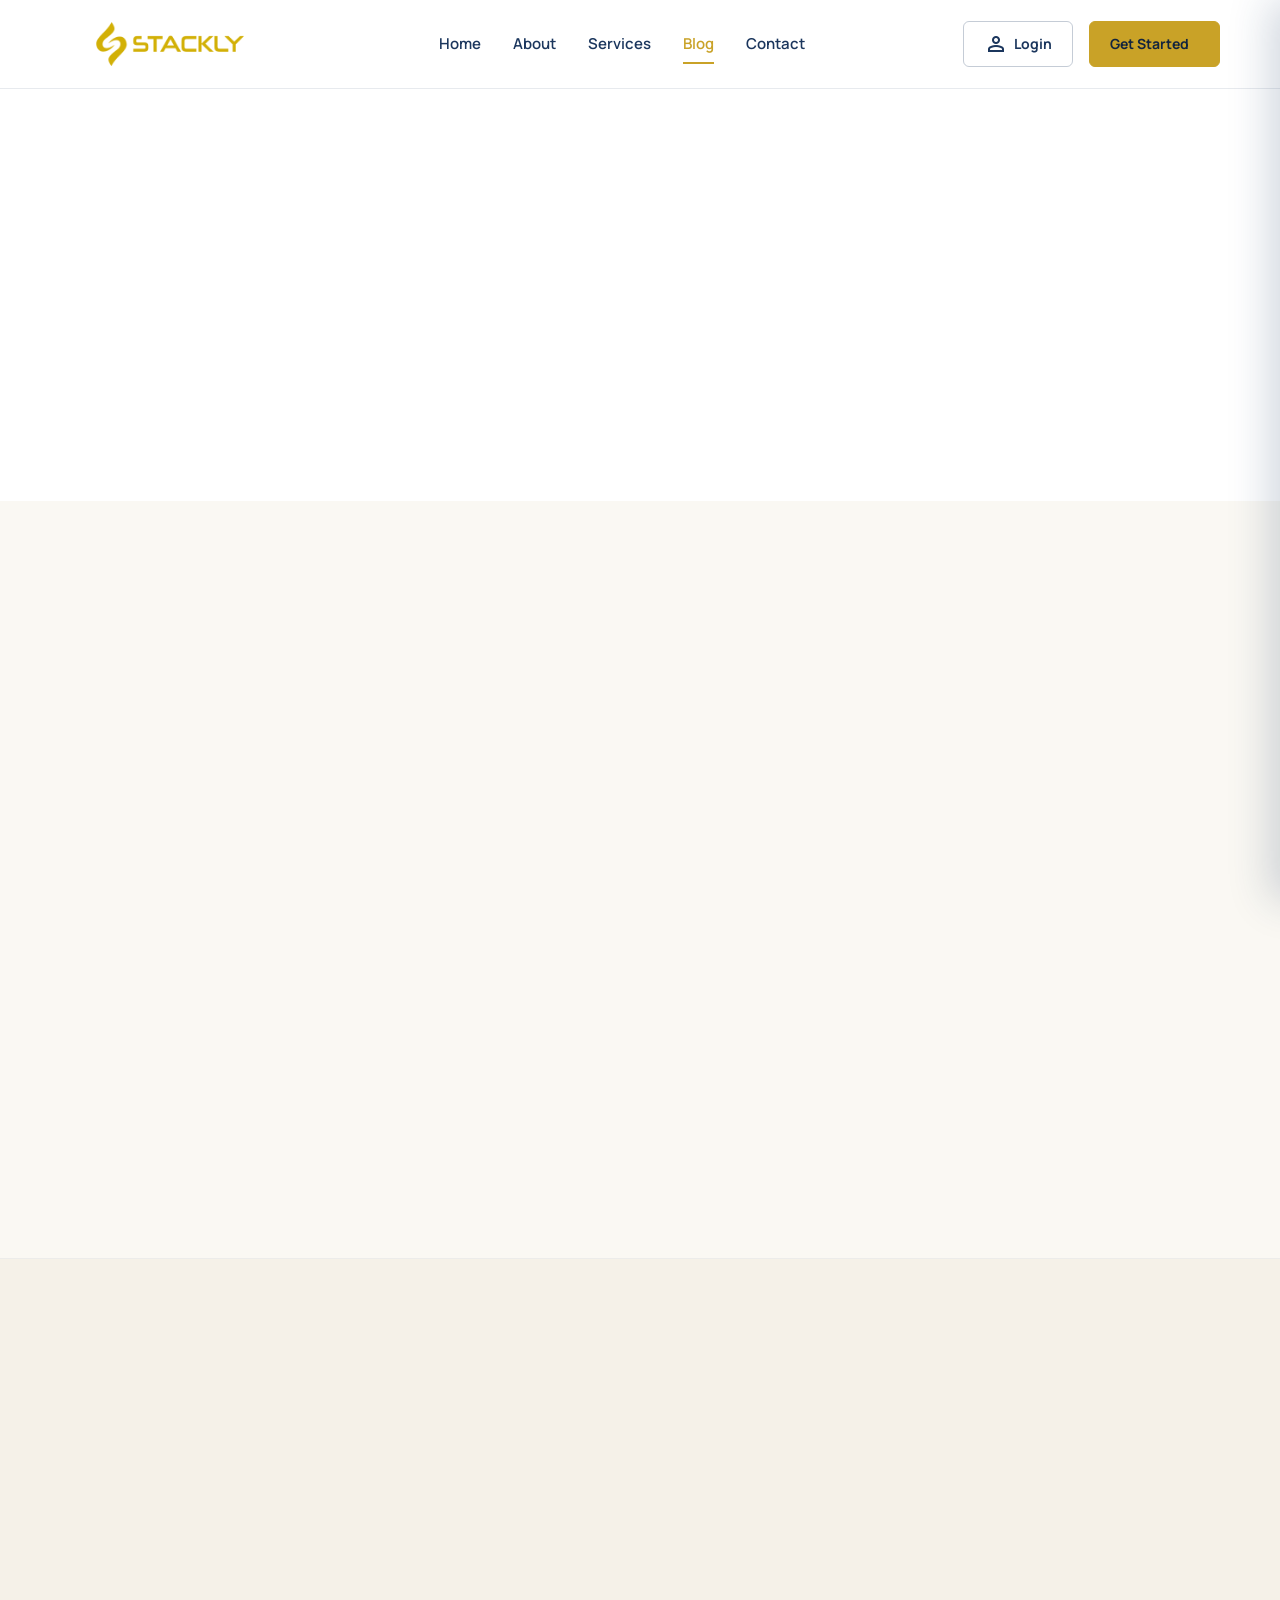
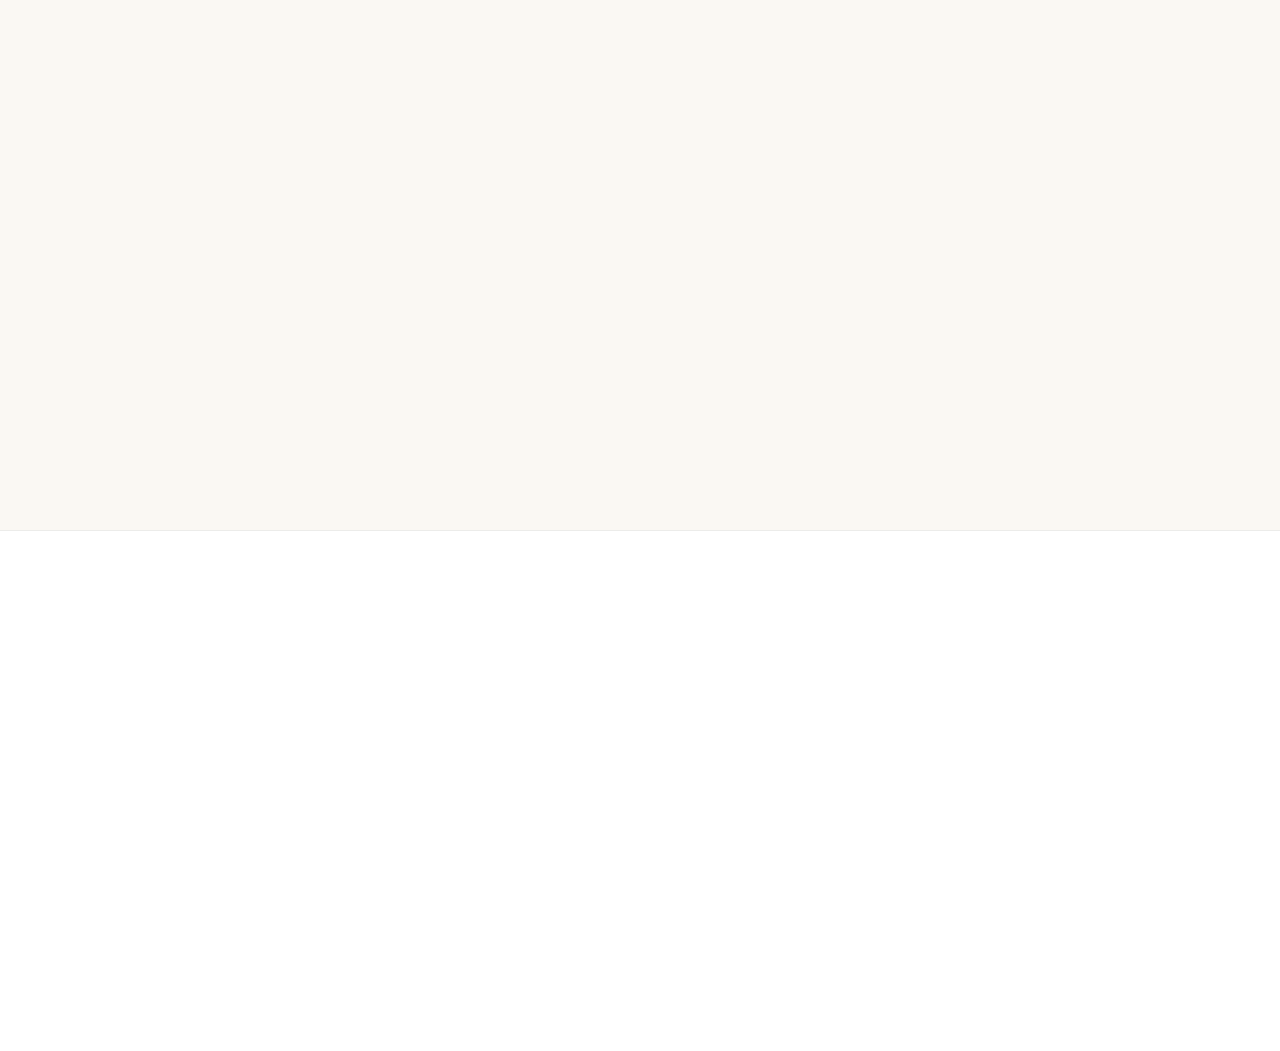
<file: blog.html>
<!DOCTYPE html>
<html lang="en">
<head>
  <meta charset="UTF-8">
  <meta name="viewport" content="width=device-width, initial-scale=1.0">
  <meta name="description" content="STACKLY Public News &amp; Ideas — Official articles and insights on Digital Government, Citizen Services, Digital Identity, GovTech, Cybersecurity, Smart Cities, and Public Infrastructure.">
  <title>Public News &amp; Ideas | STACKLY Government Services</title>
  
  <!-- Typography & Material Symbols -->
  <link rel="preconnect" href="https://fonts.googleapis.com">
  <link rel="preconnect" href="https://fonts.gstatic.com" crossorigin>
  <link href="https://fonts.googleapis.com/css2?family=DM+Serif+Display:ital@0;1&family=Manrope:wght@400;500;600;700;800&family=Material+Symbols+Outlined:opsz,wght,FILL,GRAD@20..48,100..700,0..1,-50..200" rel="stylesheet">
  
  <!-- Primary Stylesheet -->
  <link rel="stylesheet" href="./css/style.css">
  <link rel="stylesheet" href="./css/animations.css">
  <link rel="stylesheet" href="./css/preloader.css">
</head>
<body class="page-inner">

<!-- Page Preloader (site-wide) -->
<div class="page-preloader" id="page-preloader" aria-hidden="true">
  <img src="./images/logo-dark.webp" alt="STACKLY" class="preloader-logo">
  <div class="preloader-ring" aria-hidden="true"></div>
  <div class="preloader-progress" aria-hidden="true">
    <div class="preloader-progress-bar"></div>
  </div>
  <p class="preloader-text"><span>Loading</span></p>
</div>

  <!-- =========================================================================
       HEADER / STICKY NAVBAR
       ========================================================================= -->
  <header class="site-header is-solid" data-header>
    <div class="container header-inner">
      <a href="index.html" class="nav-logo">
        <img src="./images/logo-dark.webp" alt="STACKLY Logo" class="nav-logo-img">
      </a>

      <nav class="desktop-nav" aria-label="Primary Navigation">
        <a href="index.html">Home</a>
        <a href="about.html">About</a>
        <a href="services.html">Services</a>
        <a href="blog.html" class="is-active">Blog</a>
        <a href="contact.html">Contact</a>
      </nav>

      <div class="header-actions">
        <a href="login.html" class="btn-login">
          <span class="material-symbols-outlined">person</span> Login
        </a>
        <a href="register.html" class="btn btn-secondary btn-started">
          Get Started <span class="material-symbols-outlined"></span>
        </a>
        <button class="menu-toggle" data-menu-toggle aria-label="Open mobile navigation menu" aria-expanded="false">
          <span class="material-symbols-outlined">menu</span>
        </button>
      </div>
    </div>
  </header>

  <!-- Mobile Navigation Drawer -->
  <div class="mobile-nav-overlay" data-menu-overlay></div>
  <aside class="mobile-panel" data-mobile-panel aria-label="Mobile Navigation Menu">
    <div class="mobile-panel-header">
      <a href="index.html" class="nav-logo">
        <img src="./images/logo-dark.webp" alt="STACKLY Logo" class="nav-logo-img">
      </a>
      <button class="mobile-close-btn" data-menu-close aria-label="Close mobile menu">
        <span class="material-symbols-outlined">close</span>
      </button>
    </div>
    <nav class="mobile-nav">
      <a href="index.html">Home <span class="material-symbols-outlined">chevron_right</span></a>
      <a href="about.html">About <span class="material-symbols-outlined">chevron_right</span></a>
      <a href="services.html">Services <span class="material-symbols-outlined">chevron_right</span></a>
      <a href="blog.html" class="is-active">Blog <span class="material-symbols-outlined">chevron_right</span></a>
      <a href="contact.html">Contact <span class="material-symbols-outlined">chevron_right</span></a>
    </nav>
    <div class="mobile-panel-footer">
      <a href="login.html" class="btn btn-outline" style="width:100%;">
        <span class="material-symbols-outlined">person</span> Citizen Login
      </a>
      <a href="register.html" class="btn btn-secondary" style="width:100%;">
        Get Started <span class="material-symbols-outlined"></span>
      </a>
    </div>
  </aside>

  <main>
    <!-- Page Header Intro Banner -->
    <div class="page-hero page-hero-dark" id="blog-hero">
      <div class="container">
        <div style="max-width: 800px;">
          <p class="eyebrow reveal" style="color: var(--secondary);">Civic Intelligence &amp; Dispatch</p>
          <h1 class="display-title reveal delay-1">
            Public News, Ideas &amp; <em>Insights</em>
          </h1>
          <p class="lead-text reveal delay-2">
            In-depth reporting on civic technology, digital security standards, smart city infrastructure, and the ongoing modernization of public services.
          </p>
        </div>
      </div>
    </div>

    <!-- =========================================================================
         SECTION 1: DIGITAL GOVERNMENT
         ========================================================================= -->
    <section class="service-full-section bg-white" id="topic-digital-gov">
      <div class="container">
        <div class="editorial-grid-2">
          <div class="reveal-left">
            <div class="blog-cat-badge" style="display:inline-block; margin-bottom: 0.75rem;">Digital Government</div>
            <p class="eyebrow">Article Section 01</p>
            <h2 class="section-title">Architecting Modern Digital Governance for the <em>21st Century</em></h2>
            <div class="blog-date" style="margin: 0.75rem 0 1.25rem 0; font-weight: 600;">Published: 14 September 2026 · By Chief Technology Directorate</div>
            <p class="lead-text">
              How state administrations are decoupling from legacy mainframe silos to deploy modular, open-standard cloud microservices that adapt instantly to public emergencies and legislative changes.
            </p>
            <p style="color: var(--primary-70); line-height: 1.7; margin-bottom: 2rem;">
              By adhering strictly to unified data models and government API gateways, inter-departmental latency has dropped by 94%, ensuring that birth registrations, business charters, and healthcare credentials share single-source-of-truth registries.
            </p>
            <a href="404.html" class="btn btn-primary">
              Read More <span class="material-symbols-outlined"></span>
            </a>
          </div>
          <div class="editorial-image-wrap reveal-right delay-1">
            <img src="./images/blog-digital-gov.webp" alt="Global Digital Government Network Operations" width="700" height="467" loading="lazy">
          </div>
        </div>
      </div>
    </section>

    <!-- =========================================================================
         SECTION 2: CITIZEN SERVICES
         ========================================================================= -->
    <section class="service-full-section bg-cream" id="topic-citizen-services">
      <div class="container">
        <div class="editorial-grid-2">
          <div class="editorial-image-wrap reveal-left">
            <img src="./images/blog-citizen-services.webp" alt="Citizen Engaging with Modern Municipal Service Desk" width="700" height="467" loading="lazy">
          </div>
          <div class="reveal-right delay-1">
            <div class="blog-cat-badge" style="display:inline-block; margin-bottom: 0.75rem;">Citizen Services</div>
            <p class="eyebrow">Article Section 02</p>
            <h2 class="section-title">How Human-Centered UX Reduced <em>Wait Times by 84%</em></h2>
            <div class="blog-date" style="margin: 0.75rem 0 1.25rem 0; font-weight: 600;">Published: 08 September 2026 · By Civic Design Lab</div>
            <p class="lead-text">
              Transforming complex administrative forms with cognitive walkthroughs, plain-language legal reviews, and progressive disclosure validation.
            </p>
            <p style="color: var(--primary-70); line-height: 1.7; margin-bottom: 2rem;">
              When citizens are asked only for information that the government does not already securely hold, submission errors plunge by 78%. We explore how our design principles respect citizen cognitive bandwidth and ensure dignity for first-time applicants.
            </p>
            <a href="404.html" class="btn btn-primary">
              Read More <span class="material-symbols-outlined"></span>
            </a>
          </div>
        </div>
      </div>
    </section>

    <!-- =========================================================================
         SECTION 3: DIGITAL IDENTITY
         ========================================================================= -->
    <section class="service-full-section bg-white" id="topic-digital-identity">
      <div class="container">
        <div class="editorial-grid-2">
          <div class="reveal-left">
            <div class="blog-cat-badge" style="display:inline-block; margin-bottom: 0.75rem;">Digital Identity</div>
            <p class="eyebrow">Article Section 03</p>
            <h2 class="section-title">The Future of Self-Sovereign <em>Civic Wallets</em></h2>
            <div class="blog-date" style="margin: 0.75rem 0 1.25rem 0; font-weight: 600;">Published: 02 September 2026 · By National Cryptographic Council</div>
            <p class="lead-text">
              Decentralized identifiers (DIDs) and verifiable credentials allow residents to prove identity attributes without oversharing personal biographical records.
            </p>
            <p style="color: var(--primary-70); line-height: 1.7; margin-bottom: 2rem;">
              When proving you are over the legal age for a municipal license, the verifier receives only a mathematical confirmation (“yes/no”) rather than your birth date, home address, or government ID number. Discover the cryptography safeguarding citizen dignity.
            </p>
            <a href="404.html" class="btn btn-primary">
              Read More <span class="material-symbols-outlined"></span>
            </a>
          </div>
          <div class="editorial-image-wrap reveal-right delay-1">
            <img src="./images/blog-digital-identity.webp" alt="Cryptographic Shield and Digital Identity Wallet" width="700" height="467" loading="lazy">
          </div>
        </div>
      </div>
    </section>

    <!-- =========================================================================
         SECTION 4: GOVERNMENT TECHNOLOGY
         ========================================================================= -->
    <section class="service-full-section bg-cream" id="topic-gov-tech">
      <div class="container">
        <div class="editorial-grid-2">
          <div class="editorial-image-wrap reveal-left">
            <img src="./images/blog-gov-tech.webp" alt="Cloud Infrastructure for Smart Government Operations" width="700" height="467" loading="lazy">
          </div>
          <div class="reveal-right delay-1">
            <div class="blog-cat-badge" style="display:inline-block; margin-bottom: 0.75rem;">Government Technology</div>
            <p class="eyebrow">Article Section 04</p>
            <h2 class="section-title">Cloud-Native Reliability in <em>Public Administration</em></h2>
            <div class="blog-date" style="margin: 0.75rem 0 1.25rem 0; font-weight: 600;">Published: 26 August 2026 · By Infrastructure Architecture Group</div>
            <p class="lead-text">
              Ensuring critical national services withstand power disruptions, localized network cuts, and sudden citizen transaction surges.
            </p>
            <p style="color: var(--primary-70); line-height: 1.7; margin-bottom: 2rem;">
              By operating multi-cloud failovers paired with regional edge caching, STACKLY maintains a verified 99.9% uptime SLA even during peak tax declaration deadlines and municipal election results nights.
            </p>
            <a href="404.html" class="btn btn-primary">
              Read More <span class="material-symbols-outlined"></span>
            </a>
          </div>
        </div>
      </div>
    </section>

    <!-- =========================================================================
         SECTION 5: CYBERSECURITY
         ========================================================================= -->
    <section class="service-full-section bg-white" id="topic-cybersecurity">
      <div class="container">
        <div class="editorial-grid-2">
          <div class="reveal-left">
            <div class="blog-cat-badge" style="display:inline-block; margin-bottom: 0.75rem;">Cybersecurity</div>
            <p class="eyebrow">Article Section 05</p>
            <h2 class="section-title">Zero-Trust Protocols Defending <em>Citizen Records</em></h2>
            <div class="blog-date" style="margin: 0.75rem 0 1.25rem 0; font-weight: 600;">Published: 19 August 2026 · By National Cybersecurity Defense Center</div>
            <p class="lead-text">
              Why perimeter firewalls are obsolete and how continuous contextual verification protects sensitive civil archives.
            </p>
            <p style="color: var(--primary-70); line-height: 1.7; margin-bottom: 2rem;">
              In our zero-trust architecture, no internal system or civil servant is automatically trusted. Every database read requires ephemeral multi-party authorizations, preventing unauthorized administrative data exposure or ransomware breaches.
            </p>
            <a href="404.html" class="btn btn-primary">
              Read More <span class="material-symbols-outlined"></span>
            </a>
          </div>
          <div class="editorial-image-wrap reveal-right delay-1">
            <img src="./images/blog-cybersecurity.webp" alt="High Security Data Encryption Monitoring Center" width="800" height="534" loading="lazy">
          </div>
        </div>
      </div>
    </section>

    <!-- =========================================================================
         SECTION 6: SMART CITIES
         ========================================================================= -->
    <section class="service-full-section bg-cream" id="topic-smart-cities">
      <div class="container">
        <div class="editorial-grid-2">
          <div class="editorial-image-wrap reveal-left">
            <img src="./images/blog-smart-cities.webp" alt="Smart City Connected Urban Grid and Sensors" width="700" height="876" loading="lazy">
          </div>
          <div class="reveal-right delay-1">
            <div class="blog-cat-badge" style="display:inline-block; margin-bottom: 0.75rem;">Smart Cities</div>
            <p class="eyebrow">Article Section 06</p>
            <h2 class="section-title">IoT-Driven Municipal Operations: <em>From Sensors to Service</em></h2>
            <div class="blog-date" style="margin: 0.75rem 0 1.25rem 0; font-weight: 600;">Published: 12 August 2026 · By Urban Analytics Taskforce</div>
            <p class="lead-text">
              Real-time environmental monitoring, intelligent streetlighting, and predictive water main diagnostics keeping communities resilient.
            </p>
            <p style="color: var(--primary-70); line-height: 1.7; margin-bottom: 2rem;">
              When municipal sensors detect pressure variations in water conduits, maintenance dispatches are scheduled automatically before surface sinkholes or outages occur, reducing repair costs by 45%.
            </p>
            <a href="404.html" class="btn btn-primary">
              Read More <span class="material-symbols-outlined"></span>
            </a>
          </div>
        </div>
      </div>
    </section>

    <!-- =========================================================================
         SECTION 7: PUBLIC INFRASTRUCTURE
         ========================================================================= -->
    <section class="service-full-section bg-white" id="topic-infrastructure">
      <div class="container">
        <div class="editorial-grid-2">
          <div class="reveal-left">
            <div class="blog-cat-badge" style="display:inline-block; margin-bottom: 0.75rem;">Public Infrastructure</div>
            <p class="eyebrow">Article Section 07</p>
            <h2 class="section-title">Building Resilient, Electrified <em>Public Transit Corridors</em></h2>
            <div class="blog-date" style="margin: 0.75rem 0 1.25rem 0; font-weight: 600;">Published: 05 August 2026 · By Department of Transportation</div>
            <p class="lead-text">
              Integrating automated bus rapid transit with smart ticketing cards and solar charging depots across regional routes.
            </p>
            <p style="color: var(--primary-70); line-height: 1.7; margin-bottom: 2rem;">
              Modern public infrastructure requires harmony between concrete and code. We document our 10-year capital improvement plan to eliminate transit deserts and provide all neighbourhoods with 10-minute frequency clean transit access.
            </p>
            <a href="404.html" class="btn btn-primary">
              Read More <span class="material-symbols-outlined"></span>
            </a>
          </div>
          <div class="editorial-image-wrap reveal-right delay-1">
            <img src="./images/blog-infrastructure.webp" alt="Clean Modern Public Transportation and Civil Bridges" width="700" height="467" loading="lazy">
          </div>
        </div>
      </div>
    </section>

    <!-- =========================================================================
         SECTION 8: DIGITAL TRANSFORMATION
         ========================================================================= -->
    <section class="service-full-section bg-cream" id="topic-digital-trans">
      <div class="container">
        <div class="editorial-grid-2">
          <div class="editorial-image-wrap reveal-left">
            <img src="./images/blog-digital-trans.webp" alt="Digitization of Historical Public Archives into Real-Time Databases" width="700" height="467" loading="lazy">
          </div>
          <div class="reveal-right delay-1">
            <div class="blog-cat-badge" style="display:inline-block; margin-bottom: 0.75rem;">Digital Transformation</div>
            <p class="eyebrow">Article Section 08</p>
            <h2 class="section-title">From Paper Archives to <em>Real-Time Data Pipelines</em></h2>
            <div class="blog-date" style="margin: 0.75rem 0 1.25rem 0; font-weight: 600;">Published: 28 July 2026 · By National Archives Bureau</div>
            <p class="lead-text">
              Retiring 140 years of paper filing cabinets through OCR scanning, digital indexing, and permanent public provenance hashes.
            </p>
            <p style="color: var(--primary-70); line-height: 1.7; margin-bottom: 2rem;">
              Land deeds dating back to 1890 are now accessible online in milliseconds. Discover how historical civic preservation works hand-in-hand with modern query engines to make public heritage accessible to all researchers.
            </p>
            <a href="404.html" class="btn btn-primary">
              Read More <span class="material-symbols-outlined"></span>
            </a>
          </div>
        </div>
      </div>
    </section>

    <!-- =========================================================================
         SECTION 9: FUTURE OF GOVERNMENT SERVICES
         ========================================================================= -->
    <section class="service-full-section bg-white" id="topic-future-gov">
      <div class="container">
        <div class="editorial-grid-2">
          <div class="reveal-left">
            <div class="blog-cat-badge" style="display:inline-block; margin-bottom: 0.75rem;">Future of Government</div>
            <p class="eyebrow">Article Section 09</p>
            <h2 class="section-title">Predictive Public Support: <em>Delivering Aid Before Crises Emerge</em></h2>
            <div class="blog-date" style="margin: 0.75rem 0 1.25rem 0; font-weight: 600;">Published: 21 July 2026 · By Strategic Innovation Commission</div>
            <p class="lead-text">
              Deploying ethical algorithmic forecasting to identify families facing energy poverty or displacement before utility shutoffs occur.
            </p>
            <p style="color: var(--primary-70); line-height: 1.7; margin-bottom: 2rem;">
              By analyzing cross-departmental indicators with strict privacy firewalls, municipal assistance funds can reach vulnerable households automatically, transforming reactive bureaucracy into compassionate public stewardship.
            </p>
            <a href="404.html" class="btn btn-primary">
              Read More <span class="material-symbols-outlined"></span>
            </a>
          </div>
          <div class="editorial-image-wrap reveal-right delay-1">
            <img src="./images/blog-future-gov.webp" alt="Future Collaborative Government Technology Strategy Room" width="700" height="467" loading="lazy">
          </div>
        </div>
      </div>
    </section>
  </main>

  <!-- =========================================================================
       FOOTER
       ========================================================================= -->
  <footer class="site-footer">
    <div class="container">
      <div class="footer-grid">
        <div class="footer-brand-col">
          <a href="index.html" class="nav-logo">
            <img src="./images/logo-dark.webp" alt="STACKLY Logo" class="nav-logo-img">
          </a>
          <p>
            STACKLY Government Services connects citizens, businesses, and public institutions through a secure, transparent, and accessible digital platform.
          </p>
        </div>

        <div class="footer-col">
          <h4>Navigation</h4>
          <ul>
            <li><a href="index.html">Home</a></li>
            <li><a href="about.html">About </a></li>
            <li><a href="services.html">Services</a></li>
            <li><a href="blog.html">Blog</a></li>
            <li><a href="contact.html">Contact</a></li>
          </ul>
        </div>

        <div class="footer-col">
          <h4>Citizen Services</h4>
          <ul>
            <li><a href="services.html#certificates">Vital Certificates</a></li>
            <li><a href="services.html#identity">Digital Identity</a></li>
            <li><a href="services.html#tax">Tax &amp; Revenue</a></li>
            <li><a href="services.html#employment">Business Licenses</a></li>
            <li><a href="services.html#welfare">Welfare Programs</a></li>
          </ul>
        </div>

       <div class="footer-col">
  <h4>Government Information</h4>
  <ul>
    <li><a href="404.html">Online Government Services</a></li>
    <li><a href="404.html">Government Announcements</a></li>
    <li><a href="404.html">Public Notices</a></li>
    <li><a href="404.html">Help &amp; FAQ</a></li>
    <li><a href="404.html">Citizen Support</a></li>
  </ul>
</div>
      </div>

      <div class="footer-bottom">
        <span>&copy; 2026 STACKLY Government Services. All rights reserved.</span>
        
        <div class="footer-social-links">
          <a href="404.html" class="social-icon-btn" aria-label="Official Twitter portal">
            <span class="material-symbols-outlined"><svg xmlns="http://www.w3.org/2000/svg" width="16" height="16" fill="currentColor" class="bi bi-twitter-x" viewBox="0 0 16 16">
  <path d="M12.6.75h2.454l-5.36 6.142L16 15.25h-4.937l-3.867-5.07-4.425 5.07H.316l5.733-6.57L0 .75h5.063l3.495 4.633L12.601.75Zm-.86 13.028h1.36L4.323 2.145H2.865z"/>
</svg></span>
          </a>
          <a href="404.html" class="social-icon-btn" aria-label="Official Communications channel">
            <span class="material-symbols-outlined"><svg xmlns="http://www.w3.org/2000/svg" width="16" height="16" fill="currentColor" class="bi bi-github" viewBox="0 0 16 16">
  <path d="M8 0C3.58 0 0 3.58 0 8c0 3.54 2.29 6.53 5.47 7.59.4.07.55-.17.55-.38 0-.19-.01-.82-.01-1.49-2.01.37-2.53-.49-2.69-.94-.09-.23-.48-.94-.82-1.13-.28-.15-.68-.52-.01-.53.63-.01 1.08.58 1.23.82.72 1.21 1.87.87 2.33.66.07-.52.28-.87.51-1.07-1.78-.2-3.64-.89-3.64-3.95 0-.87.31-1.59.82-2.15-.08-.2-.36-1.02.08-2.12 0 0 .67-.21 2.2.82.64-.18 1.32-.27 2-.27s1.36.09 2 .27c1.53-1.04 2.2-.82 2.2-.82.44 1.1.16 1.92.08 2.12.51.56.82 1.27.82 2.15 0 3.07-1.87 3.75-3.65 3.95.29.25.54.73.54 1.48 0 1.07-.01 1.93-.01 2.2 0 .21.15.46.55.38A8.01 8.01 0 0 0 16 8c0-4.42-3.58-8-8-8"/>
</svg></span>
          </a>
          <a href="404.html" class="social-icon-btn" aria-label="Official Video broadcast channel">
            <span class="material-symbols-outlined"><svg xmlns="http://www.w3.org/2000/svg" width="16" height="16" fill="currentColor" class="bi bi-linkedin" viewBox="0 0 16 16">
  <path d="M0 1.146C0 .513.526 0 1.175 0h13.65C15.474 0 16 .513 16 1.146v13.708c0 .633-.526 1.146-1.175 1.146H1.175C.526 16 0 15.487 0 14.854zm4.943 12.248V6.169H2.542v7.225zm-1.2-8.212c.837 0 1.358-.554 1.358-1.248-.015-.709-.52-1.248-1.342-1.248S2.4 3.226 2.4 3.934c0 .694.521 1.248 1.327 1.248zm4.908 8.212V9.359c0-.216.016-.432.08-.586.173-.431.568-.878 1.232-.878.869 0 1.216.662 1.216 1.634v3.865h2.401V9.25c0-2.22-1.184-3.252-2.764-3.252-1.274 0-1.845.7-2.165 1.193v.025h-.016l.016-.025V6.169h-2.4c.03.678 0 7.225 0 7.225z"/>
</svg></span>
          </a>
          <a href="404.html" class="social-icon-btn" aria-label="Official RSS newsfeed">
            <span class="material-symbols-outlined"><svg xmlns="http://www.w3.org/2000/svg" width="16" height="16" fill="currentColor" class="bi bi-youtube" viewBox="0 0 16 16">
  <path d="M8.051 1.999h.089c.822.003 4.987.033 6.11.335a2.01 2.01 0 0 1 1.415 1.42c.101.38.172.883.22 1.402l.01.104.022.26.008.104c.065.914.073 1.77.074 1.957v.075c-.001.194-.01 1.108-.082 2.06l-.008.105-.009.104c-.05.572-.124 1.14-.235 1.558a2.01 2.01 0 0 1-1.415 1.42c-1.16.312-5.569.334-6.18.335h-.142c-.309 0-1.587-.006-2.927-.052l-.17-.006-.087-.004-.171-.007-.171-.007c-1.11-.049-2.167-.128-2.654-.26a2.01 2.01 0 0 1-1.415-1.419c-.111-.417-.185-.986-.235-1.558L.09 9.82l-.008-.104A31 31 0 0 1 0 7.68v-.123c.002-.215.01-.958.064-1.778l.007-.103.003-.052.008-.104.022-.26.01-.104c.048-.519.119-1.023.22-1.402a2.01 2.01 0 0 1 1.415-1.42c.487-.13 1.544-.21 2.654-.26l.17-.007.172-.006.086-.003.171-.007A100 100 0 0 1 7.858 2zM6.4 5.209v4.818l4.157-2.408z"/>
</svg></span>
          </a>
        </div>
      </div>
    </div>
  </footer>

  <!-- Back To Top Button -->
  <button class="back-to-top" data-back-top aria-label="Back to top of page">
    <span class="material-symbols-outlined">arrow_upward</span>
  </button>

  <!-- Application Scripts -->
  <script src="./js/main.js" defer></script>
  <script src="./js/advanced-animations.js" defer></script>
  <script src="./js/preloader.js" defer></script>
</body>
</html>
</file>
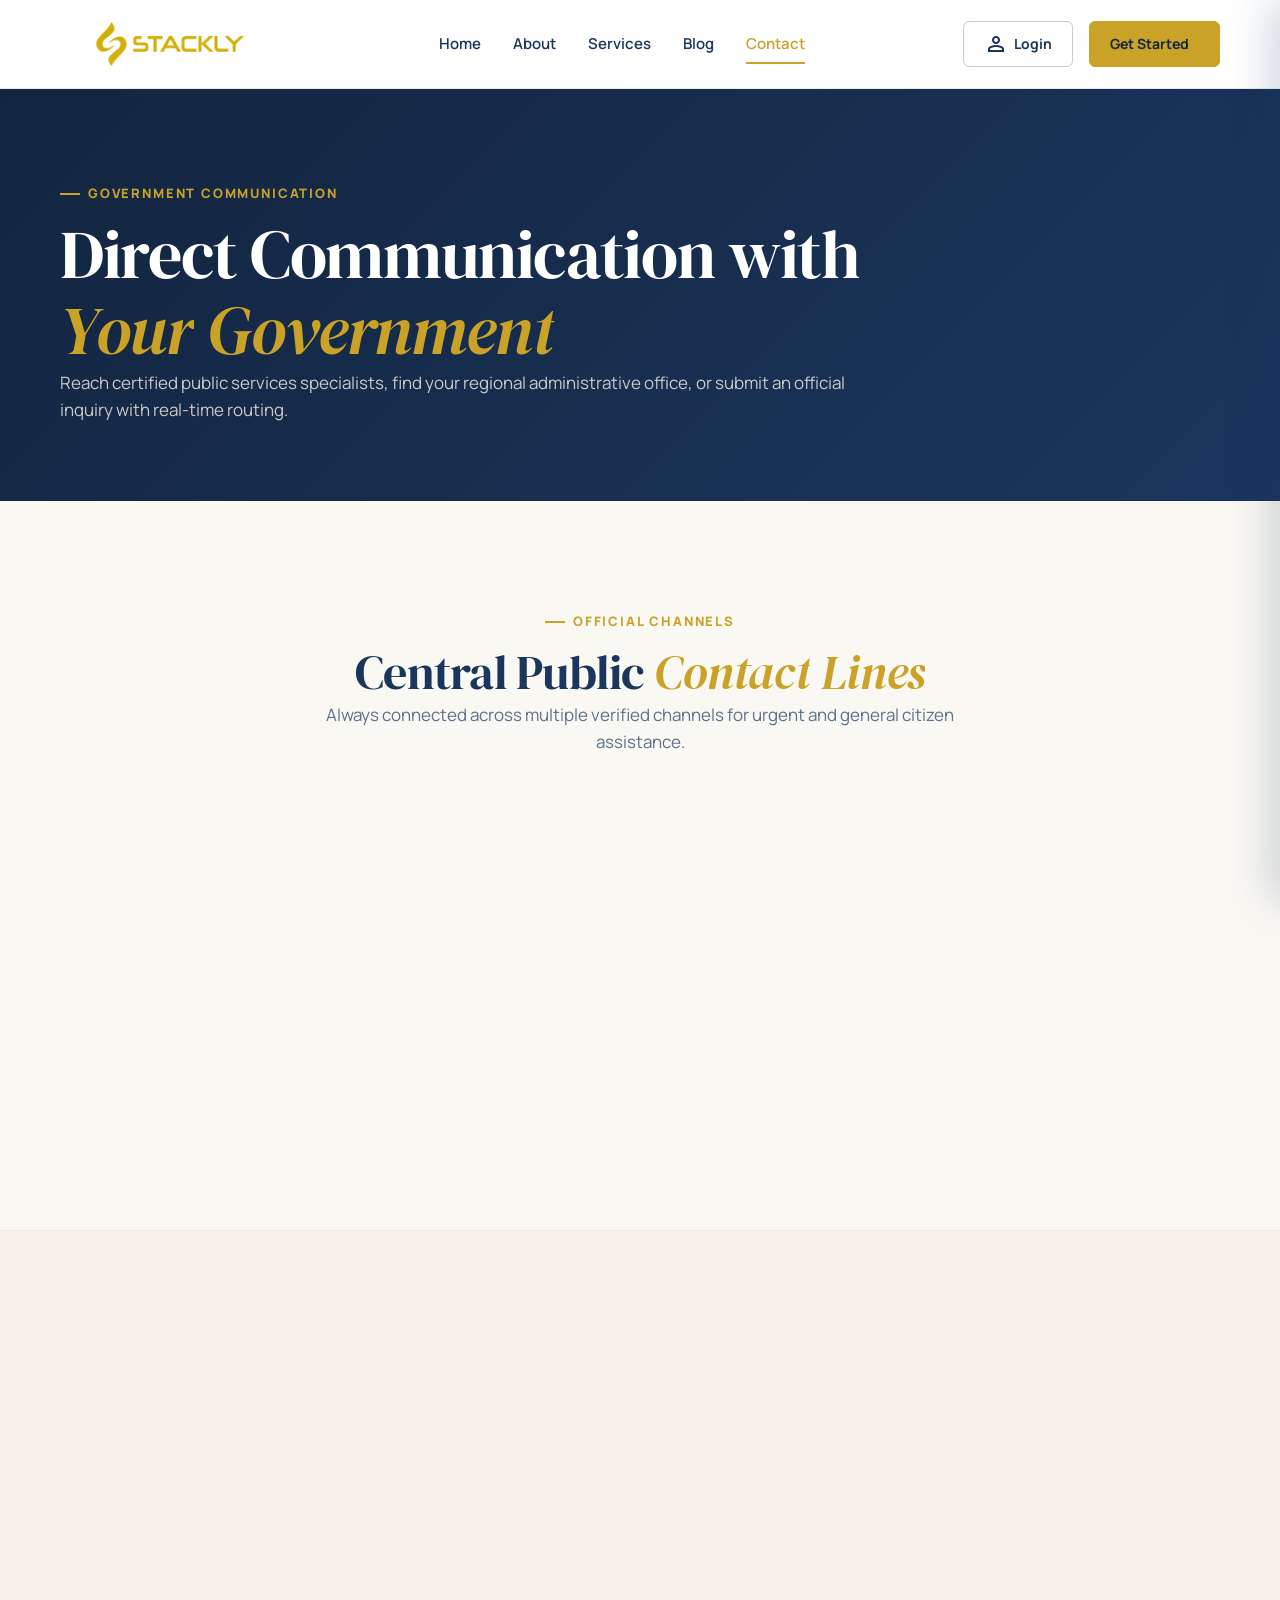
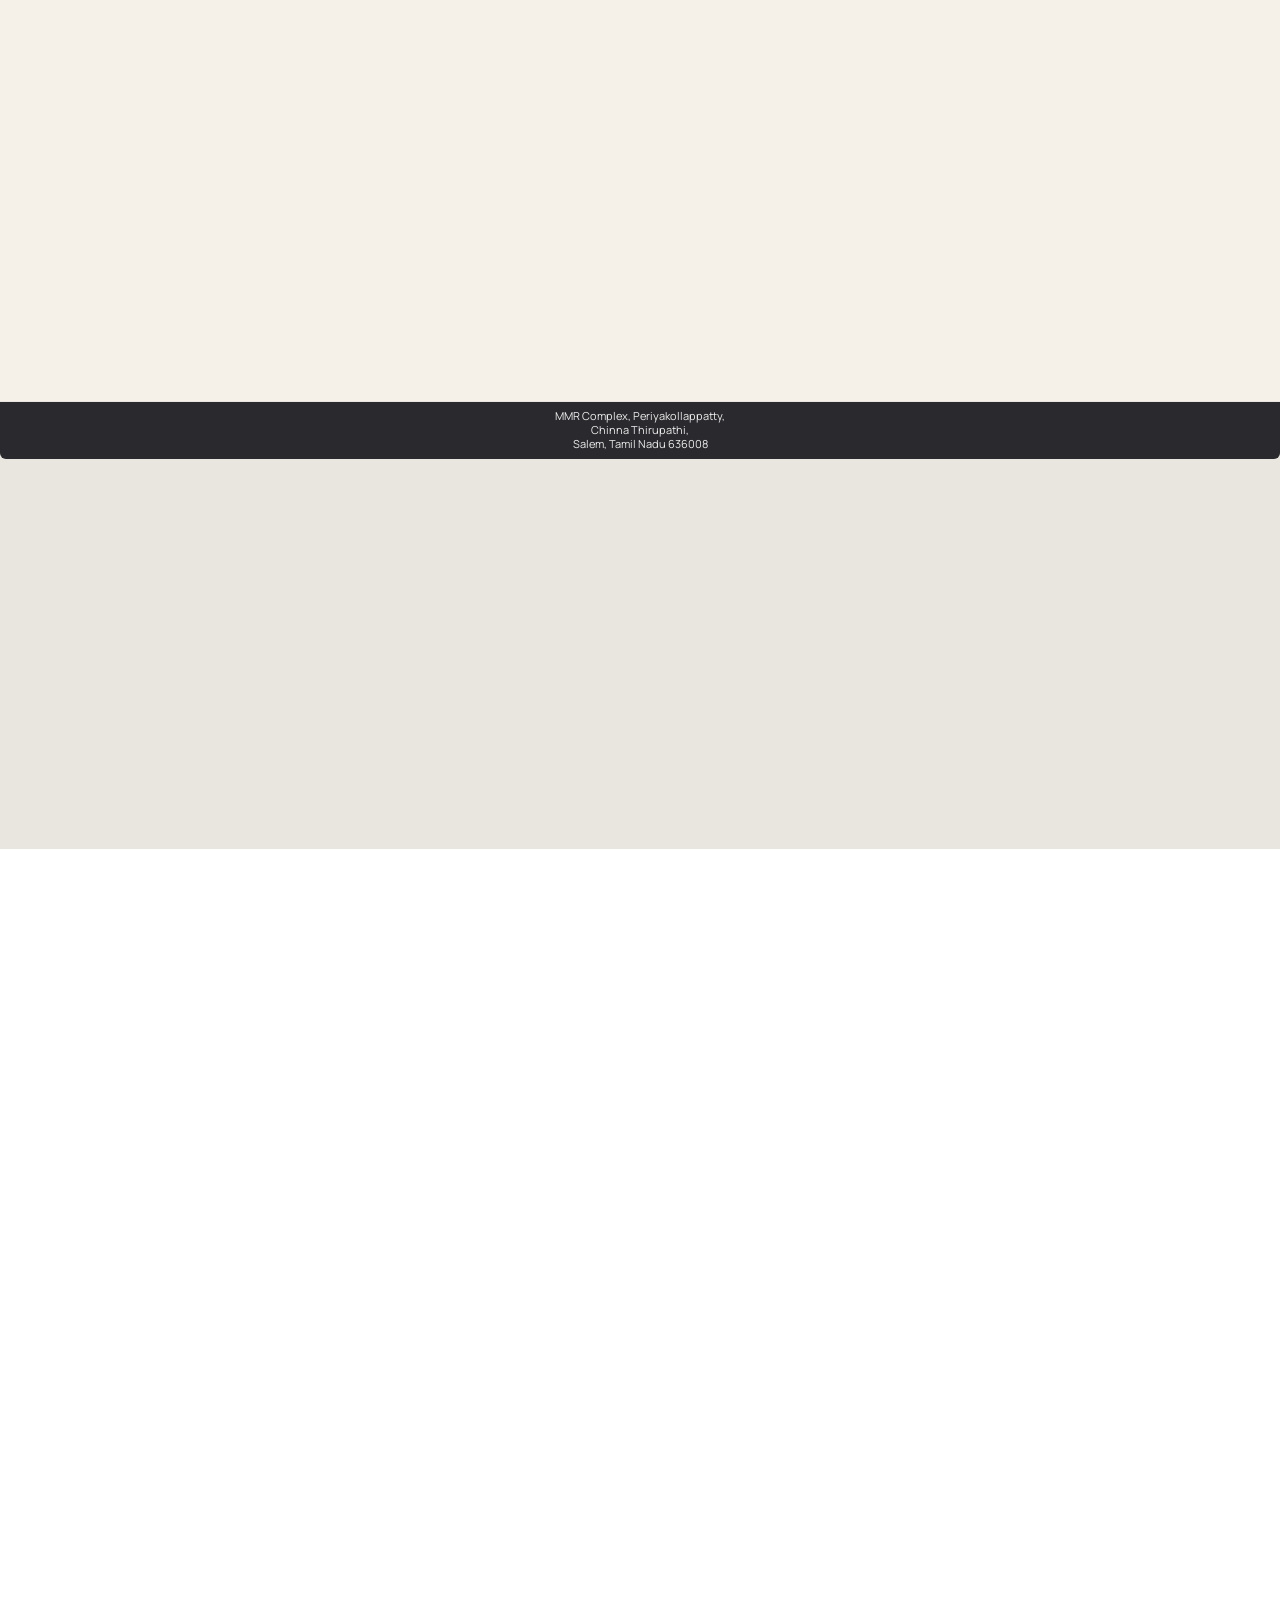
<file: contact.html>
<!DOCTYPE html>
<html lang="en">
<head>
  <meta charset="UTF-8">
  <meta name="viewport" content="width=device-width, initial-scale=1.0">
  <meta name="description" content="Contact STACKLY Government Services — Inquire with public departments, access citizen support, visit regional administration offices, and find answers to common questions.">
  <title>Contact Us | STACKLY Government Services</title>
  
  <!-- Typography & Material Symbols -->
  <link rel="preconnect" href="https://fonts.googleapis.com">
  <link rel="preconnect" href="https://fonts.gstatic.com" crossorigin>
  <link href="https://fonts.googleapis.com/css2?family=DM+Serif+Display:ital@0;1&family=Manrope:wght@400;500;600;700;800&family=Material+Symbols+Outlined:opsz,wght,FILL,GRAD@20..48,100..700,0..1,-50..200" rel="stylesheet">
  
  <!-- Primary Stylesheet -->
  <link rel="stylesheet" href="./css/style.css">
  <link rel="stylesheet" href="./css/animations.css">
  <link rel="stylesheet" href="./css/preloader.css">
</head>
<body class="page-inner">

<!-- Page Preloader (site-wide) -->
<div class="page-preloader" id="page-preloader" aria-hidden="true">
  <img src="./images/logo-dark.webp" alt="STACKLY" class="preloader-logo">
  <div class="preloader-ring" aria-hidden="true"></div>
  <div class="preloader-progress" aria-hidden="true">
    <div class="preloader-progress-bar"></div>
  </div>
  <p class="preloader-text"><span>Loading</span></p>
</div>

  <!-- =========================================================================
       HEADER / STICKY NAVBAR
       ========================================================================= -->
  <header class="site-header is-solid" data-header>
    <div class="container header-inner">
      <a href="index.html" class="nav-logo">
        <img src="./images/logo-dark.webp" alt="STACKLY Logo" class="nav-logo-img">
      </a>

      <nav class="desktop-nav" aria-label="Primary Navigation">
        <a href="index.html">Home</a>
        <a href="about.html">About</a>
        <a href="services.html">Services</a>
        <a href="blog.html">Blog</a>
        <a href="contact.html" class="is-active">Contact</a>
      </nav>

      <div class="header-actions">
        <a href="login.html" class="btn-login">
          <span class="material-symbols-outlined">person</span> Login
        </a>
        <a href="register.html" class="btn btn-secondary btn-started">
          Get Started <span class="material-symbols-outlined"></span>
        </a>
        <button class="menu-toggle" data-menu-toggle aria-label="Open mobile navigation menu" aria-expanded="false">
          <span class="material-symbols-outlined">menu</span>
        </button>
      </div>
    </div>
  </header>

  <!-- Mobile Navigation Drawer -->
  <div class="mobile-nav-overlay" data-menu-overlay></div>
  <aside class="mobile-panel" data-mobile-panel aria-label="Mobile Navigation Menu">
    <div class="mobile-panel-header">
      <a href="index.html" class="nav-logo">
        <img src="./images/logo-dark.webp" alt="STACKLY Logo" class="nav-logo-img">
      </a>
      <button class="mobile-close-btn" data-menu-close aria-label="Close mobile menu">
        <span class="material-symbols-outlined">close</span>
      </button>
    </div>
    <nav class="mobile-nav">
      <a href="index.html">Home <span class="material-symbols-outlined">chevron_right</span></a>
      <a href="about.html">About <span class="material-symbols-outlined">chevron_right</span></a>
      <a href="services.html">Services <span class="material-symbols-outlined">chevron_right</span></a>
      <a href="blog.html">Blog <span class="material-symbols-outlined">chevron_right</span></a>
      <a href="contact.html" class="is-active">Contact <span class="material-symbols-outlined">chevron_right</span></a>
    </nav>
    <div class="mobile-panel-footer">
      <a href="login.html" class="btn btn-outline" style="width:100%;">
        <span class="material-symbols-outlined">person</span> Citizen Login
      </a>
      <a href="register.html" class="btn btn-secondary" style="width:100%;">
        Get Started <span class="material-symbols-outlined"></span>
      </a>
    </div>
  </aside>

  <main>
    <!-- =========================================================================
         SECTION 1: HERO
         ========================================================================= -->
    <section class="page-hero page-hero-dark" id="contact-hero">
      <div class="container">
        <div style="max-width: 800px;">
          <p class="eyebrow reveal" style="color: var(--secondary);">Government Communication</p>
          <h1 class="display-title reveal delay-1">
            Direct Communication with <em>Your Government</em>
          </h1>
          <p class="lead-text reveal delay-2">
            Reach certified public services specialists, find your regional administrative office, or submit an official inquiry with real-time routing.
          </p>
        </div>
      </div>
    </section>

    <!-- =========================================================================
         SECTION 2: CONTACT INFORMATION
         ========================================================================= -->
    <section class="service-full-section bg-white" id="contact-info">
      <div class="container">
        <div style="text-align: center; max-width: 680px; margin: 0 auto 3.5rem auto;">
          <p class="eyebrow reveal">Official Channels</p>
          <h2 class="section-title reveal delay-1">Central Public <em>Contact Lines</em></h2>
          <p class="lead-text reveal delay-2">Always connected across multiple verified channels for urgent and general citizen assistance.</p>
        </div>

        <div class="contact-info-grid">
          <!-- Card 1 -->
          <div class="contact-info-card reveal">
            <div class="contact-icon">
              <span class="material-symbols-outlined">call</span>
            </div>
            <h3 style="font-size: 1.25rem; margin-bottom: 0.5rem; color: var(--primary);">Telephone Assistance</h3>
            <p style="color: var(--primary-70); font-size: 0.9375rem; margin-bottom: 1rem;">Direct national citizen helpdesk hotline toll-free across all regions.</p>
            <strong style="display: block; font-size: 1.125rem; color: var(--secondary); margin-bottom: 0.25rem;">+91 70107 92745</strong>
            <small style="color: var(--primary-70);">Monday – Friday: 08:00 – 18:00</small>
          </div>

          <!-- Card 2 -->
          <div class="contact-info-card reveal delay-1">
            <div class="contact-icon">
              <span class="material-symbols-outlined">mail</span>
            </div>
            <h3 style="font-size: 1.25rem; margin-bottom: 0.5rem; color: var(--primary);">Electronic Inquiries</h3>
            <p style="color: var(--primary-70); font-size: 0.9375rem; margin-bottom: 1rem;">General civic inquiries and documented citizen case filings.</p>
            <strong style="display: block; font-size: 1.125rem; color: var(--secondary); margin-bottom: 0.25rem;">info@thestackly.com</strong>
            <small style="color: var(--primary-70);">Guaranteed response within 24 hours</small>
          </div>

          <!-- Card 3 -->
          <div class="contact-info-card reveal delay-2">
            <div class="contact-icon">
              <span class="material-symbols-outlined">location_on</span>
            </div>
            <h3 style="font-size: 1.25rem; margin-bottom: 0.5rem; color: var(--primary);">Civic Headquarters</h3>
            <p style="color: var(--primary-70); font-size: 0.9375rem; margin-bottom: 1rem;">Central Government Complex &amp; Public Records Pavilion.</p>
            <strong style="display: block; font-size: 1.125rem; color: var(--secondary); margin-bottom: 0.25rem;">1 Government Plaza, Suite 400</strong>
            <small style="color: var(--primary-70);">Capital District, Postal Zone 10001</small>
          </div>
        </div>
      </div>
    </section>

    <!-- =========================================================================
         SECTION 3: CITIZEN SUPPORT
         ========================================================================= -->
    <section class="service-full-section bg-cream" id="citizen-support">
      <div class="container">
        <div class="editorial-grid-2">
          <div class="reveal-left">
            <p class="eyebrow">Assistance &amp; Accommodations</p>
            <h2 class="section-title">Dedicated Citizen <em>Support Programs</em></h2>
            <p class="lead-text" style="margin: 1.5rem 0 1rem 0;">
              Government services are only effective when they are universally accessible to everyone, regardless of ability or situation.
            </p>
            <p style="color: var(--primary-70); line-height: 1.7; margin-bottom: 1.5rem;">
              We offer dedicated support specialists for elderly residents, sign language interpreters, assistive audio screen readers, and multi-lingual documentation in over 24 official community languages.
            </p>
            <div style="display: flex; gap: 1rem; flex-wrap: wrap;">
              <a href="#faq" class="btn btn-primary">
                View Support FAQ <span class="material-symbols-outlined">help</span>
              </a>
              <a href="login.html" class="btn btn-outline">
                Book Consultation <span class="material-symbols-outlined">calendar_month</span>
              </a>
            </div>
          </div>
          <div class="editorial-image-wrap reveal-right delay-1">
            <img src="./images/contact-support.webp" alt="Citizen Support Desk Specialist Assisting Resident" width="700" height="467" loading="lazy">
          </div>
        </div>
      </div>
    </section>

    <!-- =========================================================================
         SECTION 4: DEPARTMENT OFFICES
         ========================================================================= -->
    <section class="service-full-section bg-white" id="department-offices">
      <div class="container">
        <div class="editorial-grid-2">
          <div class="editorial-image-wrap reveal-left">
            <img src="./images/contact-offices.webp" alt="STACKLY Central Municipal Administration Headquarters" width="700" height="467" loading="lazy">
          </div>
          <div class="reveal-right delay-1">
            <p class="eyebrow">Administrative Directory</p>
            <h2 class="section-title">Regional Department <em>Offices</em></h2>
            <p class="lead-text" style="margin: 1.5rem 0 1rem 0;">
              Need in-person document certification or notary attestation? Visit any of our certified regional civic hubs.
            </p>
            <div style="display: flex; flex-direction: column; gap: 1rem; margin-bottom: 2rem;">
              <div style="padding: 1rem; border: 1px solid var(--primary-10); border-radius: var(--radius-sm); background-color: var(--accent-50);">
                <strong style="color: var(--primary); display: block;">Capital District Hub</strong>
                <small style="color: var(--primary-70);">1 Government Plaza · Mon–Fri 08:30–17:00</small>
              </div>
              <div style="padding: 1rem; border: 1px solid var(--primary-10); border-radius: var(--radius-sm); background-color: var(--accent-50);">
                <strong style="color: var(--primary); display: block;">Northern Commercial Center</strong>
                <small style="color: var(--primary-70);">450 Enterprise Way, North Gate · Mon–Fri 09:00–16:30</small>
              </div>
              <div style="padding: 1rem; border: 1px solid var(--primary-10); border-radius: var(--radius-sm); background-color: var(--accent-50);">
                <strong style="color: var(--primary); display: block;">Harbor &amp; Transit Office</strong>
                <small style="color: var(--primary-70);">88 Port Avenue, Pier Terminal 3 · Mon–Fri 08:00–16:00</small>
              </div>
            </div>
          </div>
        </div>
      </div>
    </section>

    <!-- =========================================================================
         SECTION 5: INQUIRY FORM
         ========================================================================= -->
    <section class="service-full-section bg-cream" id="inquiry-form-sec">
      <div class="container">
        <div style="max-width: 820px; margin: 0 auto;">
          <div style="text-align: center; margin-bottom: 2.5rem;">
            <p class="eyebrow reveal">Direct Routing Form</p>
            <h2 class="section-title reveal delay-1">Submit an Official <em>Inquiry</em></h2>
            <p class="lead-text reveal delay-2">All submissions are assigned a tracking reference and routed directly to the responsible civic bureau.</p>
          </div>

          <div class="form-card reveal">
            <form data-contact-form novalidate>
              <div class="form-grid-2">
                <div class="form-group">
                  <label class="form-label" for="contact-name">Full Legal Name *</label>
                  <input type="text" id="contact-name" name="name" class="form-control" placeholder="Jane Doe" required>
                  <span class="field-error">Full name is required (min 2 characters).</span>
                </div>

                <div class="form-group">
                  <label class="form-label" for="contact-email">Official Email Address *</label>
                  <input type="email" id="contact-email" name="email" class="form-control" placeholder="jane@example.com" required>
                  <span class="field-error">Enter a valid email address.</span>
                </div>
              </div>

              <div class="form-grid-2">
                <div class="form-group">
                  <label class="form-label" for="contact-phone">Phone Number (Optional)</label>
                  <input type="tel" id="contact-phone" name="phone" class="form-control" placeholder="+1 (800) 555-0199">
                  <span class="field-error">Enter a valid phone number.</span>
                </div>

                <div class="form-group">
                  <label class="form-label" for="contact-dept">Government Department *</label>
                  <select id="contact-dept" name="department" class="form-control" required>
                    <option value="">Select a department</option>
                    <option value="revenue">Department of Revenue &amp; Treasury</option>
                    <option value="records">Vital Records &amp; Certificates</option>
                    <option value="identity">National Digital Identity Bureau</option>
                    <option value="education">Department of Education &amp; Skills</option>
                    <option value="transport">Department of Transport &amp; Mobility</option>
                    <option value="welfare">Department of Social Welfare</option>
                    <option value="general">General Citizen Services Helpdesk</option>
                  </select>
                  <span class="field-error">Please select a department.</span>
                </div>
              </div>

              <div class="form-group">
                <label class="form-label" for="contact-message">Inquiry Details *</label>
                <textarea id="contact-message" name="message" rows="5" class="form-control" placeholder="Please describe your inquiry, requested service, or application reference..." required></textarea>
                <span class="field-error">Message must be at least 10 characters.</span>
              </div>

              <button type="submit" class="btn btn-primary" style="width: 100%;">
                Submit Inquiry to Department <span class="material-symbols-outlined">send</span>
              </button>

              <div data-form-message></div>
            </form>
          </div>
        </div>
      </div>
    </section>



     <section class="map-section">

    <!-- Address bar -->
    <div class="map-address">
        MMR Complex, Periyakollappatty, <br />
Chinna Thirupathi, <br />
Salem, Tamil Nadu 636008
    </div>

    <!-- Real Google Map -->
    <div class="map-container">

        <iframe
    src="https://www.google.com/maps?q=MMR%20Complex%2C%20Chinna%20Thirupathi%2C%20near%20Chinna%20Muniyappan%20Kovil%2C%20Salem%2C%20Tamil%20Nadu%20636008&output=embed"
            width="100%"
            height="100%"
            style="border:0;"
            allowfullscreen=""
            loading="lazy"
            referrerpolicy="no-referrer-when-downgrade">
        </iframe>


    </div>

</section>

    <!-- =========================================================================
         SECTION 6: FAQ
         ========================================================================= -->
    <section class="service-full-section bg-white" id="faq">
      <div class="container">
        <div style="text-align: center; max-width: 680px; margin: 0 auto 3.5rem auto;">
          <p class="eyebrow reveal">Clear Answers</p>
          <h2 class="section-title reveal delay-1">Frequently Asked <em>Questions</em></h2>
          <p class="lead-text reveal delay-2">Instant guidance regarding portal accounts, official certifications, verification, and privacy.</p>
        </div>

        <div class="faq-grid reveal">
          <!-- Item 1 -->
          <div class="accordion-item is-open" data-accordion>
            <button class="accordion-toggle" data-accordion-toggle aria-expanded="true">
              <span>How do I track the status of my submitted application?</span>
              <span class="material-symbols-outlined">remove</span>
            </button>
            <div class="accordion-content" data-accordion-content style="max-height: 200px;">
              <p>Log in to your citizen portal at any time and select "Applications Status" in the dashboard. You will see a live timeline displaying the exact officer review milestone, security verification check, and expected delivery timestamp.</p>
            </div>
          </div>

          <!-- Item 2 -->
          <div class="accordion-item" data-accordion>
            <button class="accordion-toggle" data-accordion-toggle aria-expanded="false">
              <span>Are digital certificates downloaded here legally recognized?</span>
              <span class="material-symbols-outlined">add</span>
            </button>
            <div class="accordion-content" data-accordion-content>
              <p>Yes. Every certificate issued through STACKLY carries an official cryptographic stamp, unique registry hash, and high-resolution QR verification code conforming to national digital signature standards. They are fully recognized by financial institutions, embassies, and courts.</p>
            </div>
          </div>

          <!-- Item 3 -->
          <div class="accordion-item" data-accordion>
            <button class="accordion-toggle" data-accordion-toggle aria-expanded="false">
              <span>How is my personal data secured within STACKLY?</span>
              <span class="material-symbols-outlined">add</span>
            </button>
            <div class="accordion-content" data-accordion-content>
              <p>All citizen records are encrypted with AES-256 military-grade standards in redundant sovereign data centers. We implement zero-knowledge proofs, meaning government officers can verify your eligibility without viewing unneeded personal information.</p>
            </div>
          </div>

          <!-- Item 4 -->
          <div class="accordion-item" data-accordion>
            <button class="accordion-toggle" data-accordion-toggle aria-expanded="false">
              <span>What should I do if I cannot access my registered email?</span>
              <span class="material-symbols-outlined">add</span>
            </button>
            <div class="accordion-content" data-accordion-content>
              <p>Visit any regional citizen assistance office with two forms of primary physical identification, or contact our telephone support desk at +1 (800) 555-0112 to complete biometric recovery authentication.</p>
            </div>
          </div>

          <!-- Item 5 -->
          <div class="accordion-item" data-accordion>
            <button class="accordion-toggle" data-accordion-toggle aria-expanded="false">
              <span>Can businesses apply for commercial licenses through this portal?</span>
              <span class="material-symbols-outlined">add</span>
            </button>
            <div class="accordion-content" data-accordion-content>
              <p>Yes. Corporate representatives can register business profiles, submit trade filings, apply for environmental zoning permits, and manage municipal employee tax assessments through the unified dashboard.</p>
            </div>
          </div>
        </div>
      </div>
    </section>

    <!-- =========================================================================
         SECTION 7: CTA + FOOTER
         ========================================================================= -->
    <section class="final-cta-section" id="contact-cta">
      <div class="container">
        <div class="final-cta-inner">
          <p class="eyebrow" style="color: var(--secondary);">Citizen Connection</p>
          <h2 class="display-title reveal">
            We Are Here to Serve <em>Our Community.</em>
          </h2>
          <p class="reveal delay-1">
            Sign in to your portal for immediate service requests, or explore our full directory of civic services.
          </p>
          <div class="final-cta-actions reveal delay-2">
            <a href="login.html" class="btn btn-secondary">
              Citizen Portal Login <span class="material-symbols-outlined"></span>
            </a>
            <a href="services.html" class="btn btn-outline-light">
              Explore Services <span class="material-symbols-outlined">list</span>
            </a>
          </div>
        </div>
      </div>
    </section>
  </main>

  <!-- =========================================================================
       FOOTER
       ========================================================================= -->
  <footer class="site-footer">
    <div class="container">
      <div class="footer-grid">
        <div class="footer-brand-col">
          <a href="index.html" class="nav-logo">
            <img src="./images/logo-dark.webp" alt="STACKLY Logo" class="nav-logo-img">
          </a>
          <p>
            STACKLY Government Services connects citizens, businesses, and public institutions through a secure, transparent, and accessible digital platform.
          </p>
        </div>

        <div class="footer-col">
          <h4>Navigation</h4>
          <ul>
            <li><a href="index.html">Home</a></li>
            <li><a href="about.html">About </a></li>
            <li><a href="services.html">Services</a></li>
            <li><a href="blog.html">Blog</a></li>
            <li><a href="contact.html">Contact</a></li>
          </ul>
        </div>

        <div class="footer-col">
          <h4>Citizen Services</h4>
          <ul>
            <li><a href="services.html#certificates">Vital Certificates</a></li>
            <li><a href="services.html#identity">Digital Identity</a></li>
            <li><a href="services.html#tax">Tax &amp; Revenue</a></li>
            <li><a href="services.html#employment">Business Licenses</a></li>
            <li><a href="services.html#welfare">Welfare Programs</a></li>
          </ul>
        </div>

       <div class="footer-col">
  <h4>Government Information</h4>
  <ul>
    <li><a href="404.html">Online Government Services</a></li>
    <li><a href="404.html">Government Announcements</a></li>
    <li><a href="404.html">Public Notices</a></li>
    <li><a href="404.html">Help &amp; FAQ</a></li>
    <li><a href="404.html">Citizen Support</a></li>
  </ul>
</div>
      </div>

      <div class="footer-bottom">
        <span>&copy; 2026 STACKLY Government Services. All rights reserved.</span>
        
        <div class="footer-social-links">
          <a href="404.html" class="social-icon-btn" aria-label="Official Twitter portal">
            <span class="material-symbols-outlined"><svg xmlns="http://www.w3.org/2000/svg" width="16" height="16" fill="currentColor" class="bi bi-twitter-x" viewBox="0 0 16 16">
  <path d="M12.6.75h2.454l-5.36 6.142L16 15.25h-4.937l-3.867-5.07-4.425 5.07H.316l5.733-6.57L0 .75h5.063l3.495 4.633L12.601.75Zm-.86 13.028h1.36L4.323 2.145H2.865z"/>
</svg></span>
          </a>
          <a href="404.html" class="social-icon-btn" aria-label="Official Communications channel">
            <span class="material-symbols-outlined"><svg xmlns="http://www.w3.org/2000/svg" width="16" height="16" fill="currentColor" class="bi bi-github" viewBox="0 0 16 16">
  <path d="M8 0C3.58 0 0 3.58 0 8c0 3.54 2.29 6.53 5.47 7.59.4.07.55-.17.55-.38 0-.19-.01-.82-.01-1.49-2.01.37-2.53-.49-2.69-.94-.09-.23-.48-.94-.82-1.13-.28-.15-.68-.52-.01-.53.63-.01 1.08.58 1.23.82.72 1.21 1.87.87 2.33.66.07-.52.28-.87.51-1.07-1.78-.2-3.64-.89-3.64-3.95 0-.87.31-1.59.82-2.15-.08-.2-.36-1.02.08-2.12 0 0 .67-.21 2.2.82.64-.18 1.32-.27 2-.27s1.36.09 2 .27c1.53-1.04 2.2-.82 2.2-.82.44 1.1.16 1.92.08 2.12.51.56.82 1.27.82 2.15 0 3.07-1.87 3.75-3.65 3.95.29.25.54.73.54 1.48 0 1.07-.01 1.93-.01 2.2 0 .21.15.46.55.38A8.01 8.01 0 0 0 16 8c0-4.42-3.58-8-8-8"/>
</svg></span>
          </a>
          <a href="404.html" class="social-icon-btn" aria-label="Official Video broadcast channel">
            <span class="material-symbols-outlined"><svg xmlns="http://www.w3.org/2000/svg" width="16" height="16" fill="currentColor" class="bi bi-linkedin" viewBox="0 0 16 16">
  <path d="M0 1.146C0 .513.526 0 1.175 0h13.65C15.474 0 16 .513 16 1.146v13.708c0 .633-.526 1.146-1.175 1.146H1.175C.526 16 0 15.487 0 14.854zm4.943 12.248V6.169H2.542v7.225zm-1.2-8.212c.837 0 1.358-.554 1.358-1.248-.015-.709-.52-1.248-1.342-1.248S2.4 3.226 2.4 3.934c0 .694.521 1.248 1.327 1.248zm4.908 8.212V9.359c0-.216.016-.432.08-.586.173-.431.568-.878 1.232-.878.869 0 1.216.662 1.216 1.634v3.865h2.401V9.25c0-2.22-1.184-3.252-2.764-3.252-1.274 0-1.845.7-2.165 1.193v.025h-.016l.016-.025V6.169h-2.4c.03.678 0 7.225 0 7.225z"/>
</svg></span>
          </a>
          <a href="404.html" class="social-icon-btn" aria-label="Official RSS newsfeed">
            <span class="material-symbols-outlined"><svg xmlns="http://www.w3.org/2000/svg" width="16" height="16" fill="currentColor" class="bi bi-youtube" viewBox="0 0 16 16">
  <path d="M8.051 1.999h.089c.822.003 4.987.033 6.11.335a2.01 2.01 0 0 1 1.415 1.42c.101.38.172.883.22 1.402l.01.104.022.26.008.104c.065.914.073 1.77.074 1.957v.075c-.001.194-.01 1.108-.082 2.06l-.008.105-.009.104c-.05.572-.124 1.14-.235 1.558a2.01 2.01 0 0 1-1.415 1.42c-1.16.312-5.569.334-6.18.335h-.142c-.309 0-1.587-.006-2.927-.052l-.17-.006-.087-.004-.171-.007-.171-.007c-1.11-.049-2.167-.128-2.654-.26a2.01 2.01 0 0 1-1.415-1.419c-.111-.417-.185-.986-.235-1.558L.09 9.82l-.008-.104A31 31 0 0 1 0 7.68v-.123c.002-.215.01-.958.064-1.778l.007-.103.003-.052.008-.104.022-.26.01-.104c.048-.519.119-1.023.22-1.402a2.01 2.01 0 0 1 1.415-1.42c.487-.13 1.544-.21 2.654-.26l.17-.007.172-.006.086-.003.171-.007A100 100 0 0 1 7.858 2zM6.4 5.209v4.818l4.157-2.408z"/>
</svg></span>
          </a>
        </div>
      </div>
    </div>
  </footer>

  <!-- Back To Top Button -->
  <button class="back-to-top" data-back-top aria-label="Back to top of page">
    <span class="material-symbols-outlined">arrow_upward</span>
  </button>

  <!-- Application Scripts -->
  <script src="./js/main.js" defer></script>
  <script src="./js/advanced-animations.js" defer></script>
  <script src="./js/preloader.js" defer></script>
</body>
</html>
</file>
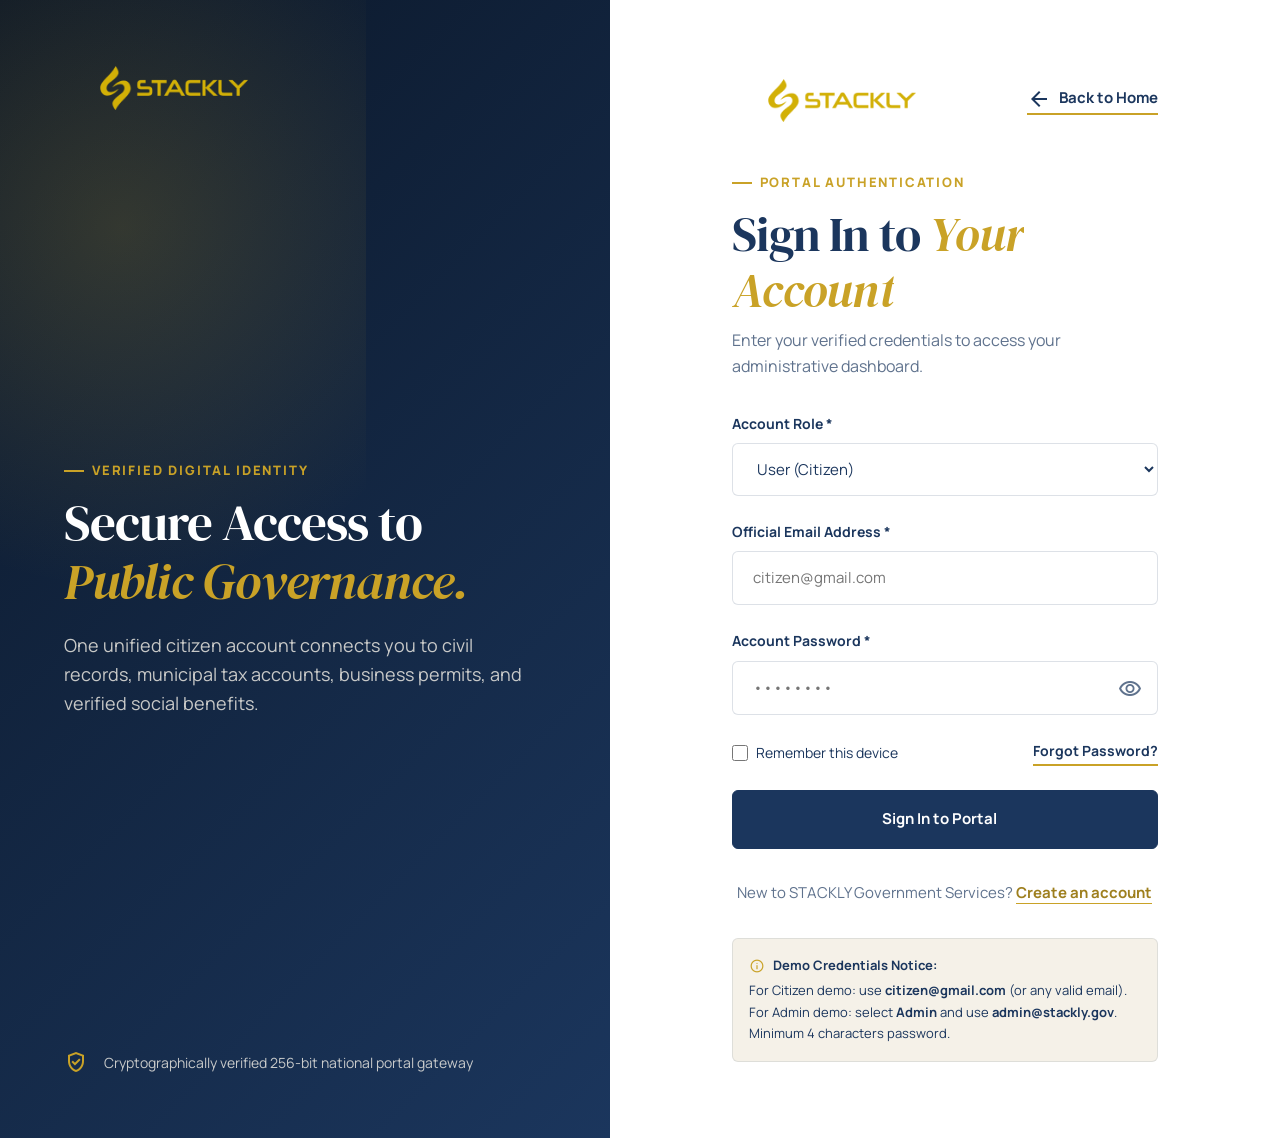
<file: login.html>
<!DOCTYPE html>
<html lang="en">
<head>
  <meta charset="UTF-8">
  <meta name="viewport" content="width=device-width, initial-scale=1.0">
  <meta name="description" content="Sign in to your secure STACKLY Government citizen or administrator portal account.">
  <title>Portal Sign In | STACKLY Government Services</title>
  
  <!-- Typography & Material Symbols -->
  <link rel="preconnect" href="https://fonts.googleapis.com">
  <link rel="preconnect" href="https://fonts.gstatic.com" crossorigin>
  <link href="https://fonts.googleapis.com/css2?family=DM+Serif+Display:ital@0;1&family=Manrope:wght@400;500;600;700;800&family=Material+Symbols+Outlined:opsz,wght,FILL,GRAD@20..48,100..700,0..1,-50..200" rel="stylesheet">
  
  <!-- Primary Stylesheet -->
  <link rel="stylesheet" href="./css/style.css">
  <link rel="stylesheet" href="./css/animations.css">
  <link rel="stylesheet" href="./css/preloader.css">
</head>
<body>

<!-- Page Preloader (site-wide) -->
<div class="page-preloader" id="page-preloader" aria-hidden="true">
  <img src="./images/logo-dark.webp" alt="STACKLY" class="preloader-logo">
  <div class="preloader-ring" aria-hidden="true"></div>
  <div class="preloader-progress" aria-hidden="true">
    <div class="preloader-progress-bar"></div>
  </div>
  <p class="preloader-text"><span>Loading</span></p>
</div>

  <div class="auth-page">
    <!-- Left Banner Side -->
    <div class="auth-banner-side">
      <div class="auth-banner-glow"></div>
      
      <div>
        <a href="index.html" class="nav-logo">
          <img src="./images/logo-dark.webp" alt="STACKLY Logo" class="nav-logo-img">
        </a>
      </div>

      <div style="position: relative; z-index: 2; margin: 4rem 0;">
        <p class="eyebrow" style="color: var(--secondary);">Verified Digital Identity</p>
        <h1 class="display-title" style="color: #FFFFFF; font-size: clamp(2.25rem, 4vw, 3.25rem); line-height: 1.15; margin-bottom: 1.25rem;">
          Secure Access to <em>Public Governance.</em>
        </h1>
        <p style="color: var(--accent-80); font-size: 1.125rem; line-height: 1.6; max-width: 480px;">
          One unified citizen account connects you to civil records, municipal tax accounts, business permits, and verified social benefits.
        </p>
      </div>

      <div style="position: relative; z-index: 2; display: flex; align-items: center; gap: 1rem; color: var(--accent-80); font-size: 0.875rem;">
        <span class="material-symbols-outlined" style="color: var(--secondary);">verified_user</span>
        <span>Cryptographically verified 256-bit national portal gateway</span>
      </div>
    </div>

    <!-- Right Form Side -->
    <div class="auth-form-side">
      <div class="auth-header-top">
        <a href="index.html" class="nav-logo">
          <img src="./images/logo-dark.webp" alt="STACKLY Logo" class="nav-logo-img">
        </a>
        <a href="index.html" class="btn-icon-link">
          <span class="material-symbols-outlined">arrow_back</span> Back to Home
        </a>
      </div>

      <div class="auth-title-block">
        <p class="eyebrow">Portal Authentication</p>
        <h2 class="section-title">Sign In to <em>Your Account</em></h2>
        <p style="color: var(--primary-70); margin-top: 0.5rem;">Enter your verified credentials to access your administrative dashboard.</p>
      </div>

      <form data-login-form novalidate>
        <!-- Role Dropdown -->
        <div class="form-group">
          <label class="form-label" for="login-role">Account Role *</label>
          <select id="login-role" name="role" class="form-control" required>
            <option value="User">User (Citizen)</option>
            <option value="Admin">Admin (Administrator)</option>
          </select>
          <span class="field-error" data-error="role"></span>
        </div>

        <!-- Email Field -->
        <div class="form-group">
          <label class="form-label" for="login-email">Official Email Address *</label>
          <input type="email" id="login-email" name="email" class="form-control" placeholder="citizen@gmail.com" required autocomplete="email">
          <span class="field-error" data-error="email"></span>
        </div>

        <!-- Password Field with Visibility Toggle -->
        <div class="form-group">
          <label class="form-label" for="login-password">Account Password *</label>
          <div class="password-field">
            <input type="password" id="login-password" name="password" class="form-control" placeholder="••••••••" required autocomplete="current-password">
            <button type="button" class="password-toggle-btn" data-password-toggle data-target="login-password" aria-label="Show password">
              <span class="material-symbols-outlined">visibility</span>
            </button>
          </div>
          <span class="field-error" data-error="password"></span>
        </div>

        <!-- Remember Me & Forgot Password -->
        <div class="auth-options">
          <label class="checkbox-label">
            <input type="checkbox" name="remember">
            <span>Remember this device</span>
          </label>
          <a href="404.html" class="btn-icon-link" style="font-size: 0.875rem;">
            Forgot Password?
          </a>
        </div>

        <!-- Submit Button -->
        <button type="submit" class="btn btn-primary" style="width: 100%; padding: 1rem;">
          Sign In to Portal <span class="material-symbols-outlined"></span>
        </button>

        <div data-form-message></div>

        <!-- Register Link -->
        <p style="text-align: center; margin-top: 2rem; color: var(--primary-70); font-size: 0.9375rem;">
          New to STACKLY Government Services? 
          <a href="register.html" style="font-weight: 700; color: var(--secondary-dark); border-bottom: 1.5px solid var(--secondary);">
            Create an account
          </a>
        </p>

        <!-- Demo Note -->
        <div style="margin-top: 2rem; padding: 1rem; border-radius: var(--radius-sm); background-color: var(--accent); border: 1px solid var(--primary-10); font-size: 0.8125rem; color: var(--primary);">
          <div style="display: flex; align-items: center; gap: 0.5rem; font-weight: 700; margin-bottom: 0.25rem;">
            <span class="material-symbols-outlined" style="font-size: 16px; color: var(--secondary);">info</span>
            Demo Credentials Notice:
          </div>
          <p>For Citizen demo: use <strong>citizen@gmail.com</strong> (or any valid email). For Admin demo: select <strong>Admin</strong> and use <strong>admin@stackly.gov</strong>. Minimum 4 characters password.</p>
        </div>
      </form>
    </div>
  </div>

  <!-- Application Auth Scripts -->
  <script src="./js/auth.js" defer></script>
  <script src="./js/advanced-animations.js" defer></script>
  <script src="./js/preloader.js" defer></script>
</body>
</html>
</file>
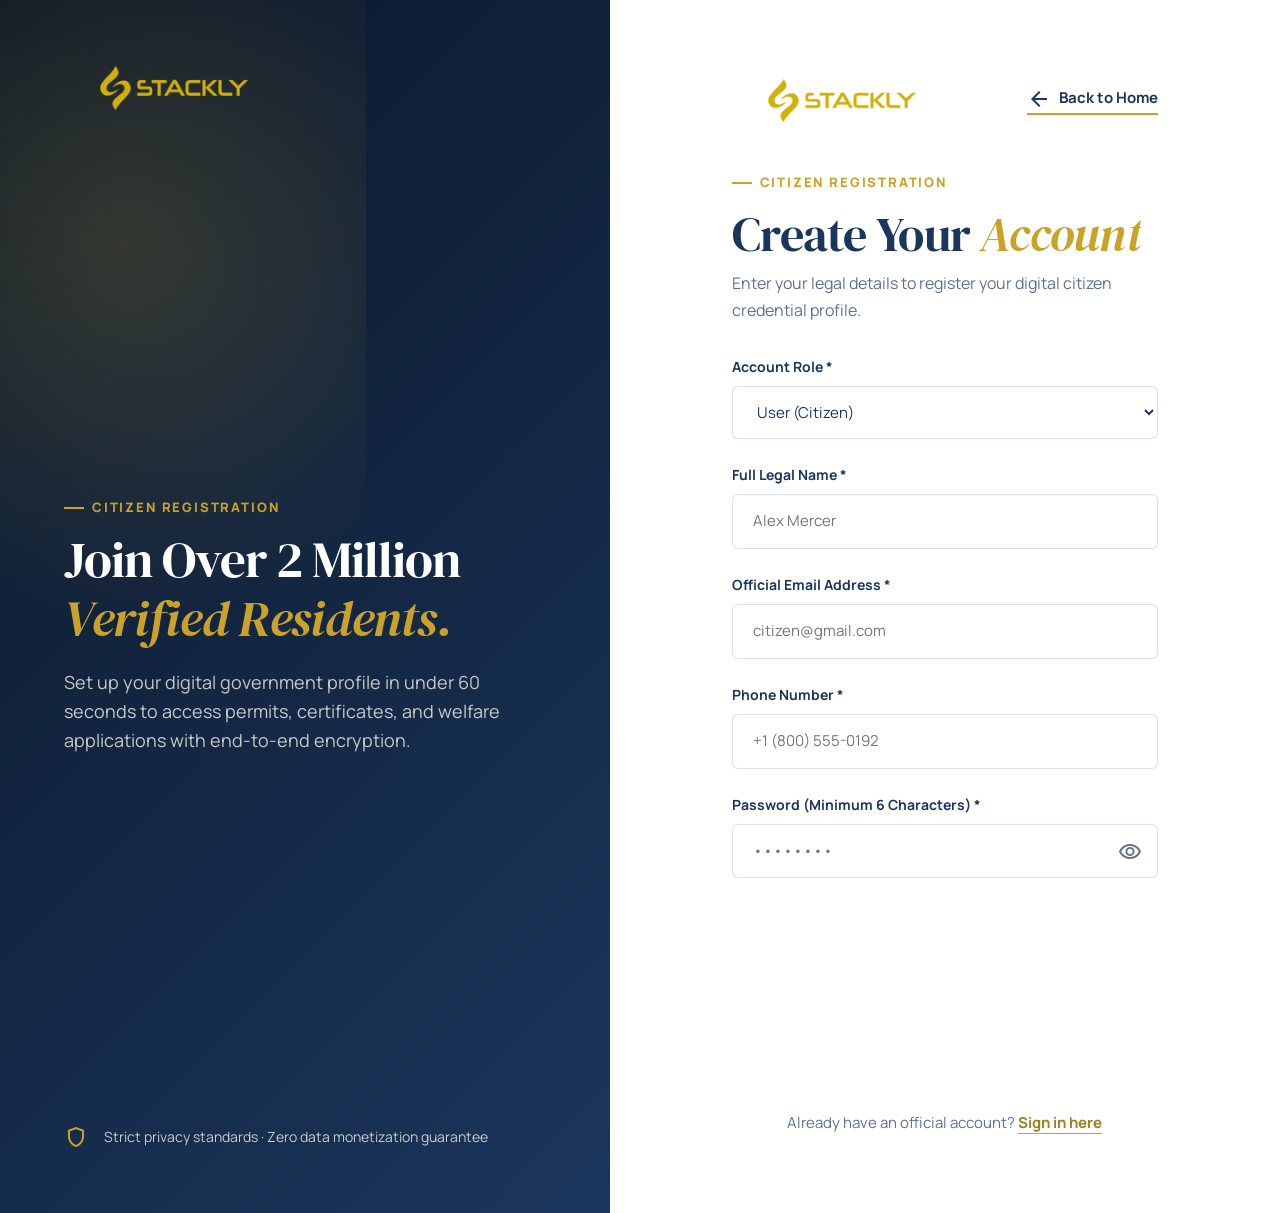
<file: register.html>
<!DOCTYPE html>
<html lang="en">
<head>
  <meta charset="UTF-8">
  <meta name="viewport" content="width=device-width, initial-scale=1.0">
  <meta name="description" content="Register for an official STACKLY Government Services citizen or staff account.">
  <title>Create Account | STACKLY Government Services</title>
  
  <!-- Typography & Material Symbols -->
  <link rel="preconnect" href="https://fonts.googleapis.com">
  <link rel="preconnect" href="https://fonts.gstatic.com" crossorigin>
  <link href="https://fonts.googleapis.com/css2?family=DM+Serif+Display:ital@0;1&family=Manrope:wght@400;500;600;700;800&family=Material+Symbols+Outlined:opsz,wght,FILL,GRAD@20..48,100..700,0..1,-50..200" rel="stylesheet">
  
  <!-- Primary Stylesheet -->
  <link rel="stylesheet" href="./css/style.css">
  <link rel="stylesheet" href="./css/animations.css">
  <link rel="stylesheet" href="./css/preloader.css">
</head>
<body>

<!-- Page Preloader (site-wide) -->
<div class="page-preloader" id="page-preloader" aria-hidden="true">
  <img src="./images/logo-dark.webp" alt="STACKLY" class="preloader-logo">
  <div class="preloader-ring" aria-hidden="true"></div>
  <div class="preloader-progress" aria-hidden="true">
    <div class="preloader-progress-bar"></div>
  </div>
  <p class="preloader-text"><span>Loading</span></p>
</div>

  <div class="auth-page">
    <!-- Left Banner Side -->
    <div class="auth-banner-side">
      <div class="auth-banner-glow"></div>
      
      <div>
        <a href="index.html" class="nav-logo">
          <img src="./images/logo-dark.webp" alt="STACKLY Logo" class="nav-logo-img">
        </a>
      </div>

      <div style="position: relative; z-index: 2; margin: 4rem 0;">
        <p class="eyebrow" style="color: var(--secondary);">Citizen Registration</p>
        <h1 class="display-title" style="color: #FFFFFF; font-size: clamp(2.25rem, 4vw, 3.25rem); line-height: 1.15; margin-bottom: 1.25rem;">
          Join Over 2 Million <em>Verified Residents.</em>
        </h1>
        <p style="color: var(--accent-80); font-size: 1.125rem; line-height: 1.6; max-width: 480px;">
          Set up your digital government profile in under 60 seconds to access permits, certificates, and welfare applications with end-to-end encryption.
        </p>
      </div>

      <div style="position: relative; z-index: 2; display: flex; align-items: center; gap: 1rem; color: var(--accent-80); font-size: 0.875rem;">
        <span class="material-symbols-outlined" style="color: var(--secondary);">shield</span>
        <span>Strict privacy standards · Zero data monetization guarantee</span>
      </div>
    </div>

    <!-- Right Form Side -->
    <div class="auth-form-side">
      <div class="auth-header-top">
        <a href="index.html" class="nav-logo">
          <img src="./images/logo-dark.webp" alt="STACKLY Logo" class="nav-logo-img">
        </a>
        <a href="index.html" class="btn-icon-link">
          <span class="material-symbols-outlined">arrow_back</span> Back to Home
        </a>
      </div>

      <div class="auth-title-block">
        <p class="eyebrow">Citizen Registration</p>
        <h2 class="section-title">Create Your <em>Account</em></h2>
        <p style="color: var(--primary-70); margin-top: 0.5rem;">Enter your legal details to register your digital citizen credential profile.</p>
      </div>

      <form data-register-form novalidate>
        <!-- Role Selection -->
        <div class="form-group">
          <label class="form-label" for="reg-role">Account Role *</label>
          <select id="reg-role" name="role" class="form-control" required>
            <option value="User">User (Citizen)</option>
            <option value="Admin">Admin (Administrator)</option>
          </select>
          <span class="field-error" data-error="role"></span>
        </div>

        <!-- Name Field -->
        <div class="form-group">
          <label class="form-label" for="reg-name">Full Legal Name *</label>
          <input type="text" id="reg-name" name="name" class="form-control" placeholder="Alex Mercer" required autocomplete="name">
          <span class="field-error" data-error="name"></span>
        </div>

        <!-- Email Field (Exact email preserved) -->
        <div class="form-group">
          <label class="form-label" for="reg-email">Official Email Address *</label>
          <input type="email" id="reg-email" name="email" class="form-control" placeholder="citizen@gmail.com" required autocomplete="email">
          <span class="field-error" data-error="email"></span>
        </div>

        <!-- Phone Field -->
        <div class="form-group">
          <label class="form-label" for="reg-phone">Phone Number *</label>
          <input type="tel" id="reg-phone" name="phone" class="form-control" placeholder="+1 (800) 555-0192" required autocomplete="tel">
          <span class="field-error" data-error="phone"></span>
        </div>

        <!-- Password Field with Visibility Toggle -->
        <div class="form-group">
          <label class="form-label" for="reg-password">Password (Minimum 6 Characters) *</label>
          <div class="password-field">
            <input type="password" id="reg-password" name="password" class="form-control" placeholder="••••••••" required autocomplete="new-password">
            <button type="button" class="password-toggle-btn" data-password-toggle data-target="reg-password" aria-label="Show password">
              <span class="material-symbols-outlined">visibility</span>
            </button>
          </div>
          <span class="field-error" data-error="password"></span>
        </div>

        <!-- Confirm Password Field with Visibility Toggle -->
        <div class="form-group">
          <label class="form-label" for="reg-confirm">Confirm Password *</label>
          <div class="password-field">
            <input type="password" id="reg-confirm" name="confirm_password" class="form-control" placeholder="••••••••" required autocomplete="new-password">
            <button type="button" class="password-toggle-btn" data-password-toggle data-target="reg-confirm" aria-label="Show confirm password">
              <span class="material-symbols-outlined">visibility</span>
            </button>
          </div>
          <span class="field-error" data-error="confirm_password"></span>
        </div>

        <!-- Submit Button -->
        <button type="submit" class="btn btn-primary" style="width: 100%; padding: 1rem; margin-top: 0.5rem;">
          Create Account <span class="material-symbols-outlined">how_to_reg</span>
        </button>

        <div data-form-message></div>

        <!-- Login Link -->
        <p style="text-align: center; margin-top: 2rem; color: var(--primary-70); font-size: 0.9375rem;">
          Already have an official account? 
          <a href="login.html" style="font-weight: 700; color: var(--secondary-dark); border-bottom: 1.5px solid var(--secondary);">
            Sign in here
          </a>
        </p>
      </form>
    </div>
  </div>

  <!-- Application Auth Scripts -->
  <script src="./js/auth.js" defer></script>
  <script src="./js/advanced-animations.js" defer></script>
  <script src="./js/preloader.js" defer></script>
</body>
</html>
</file>
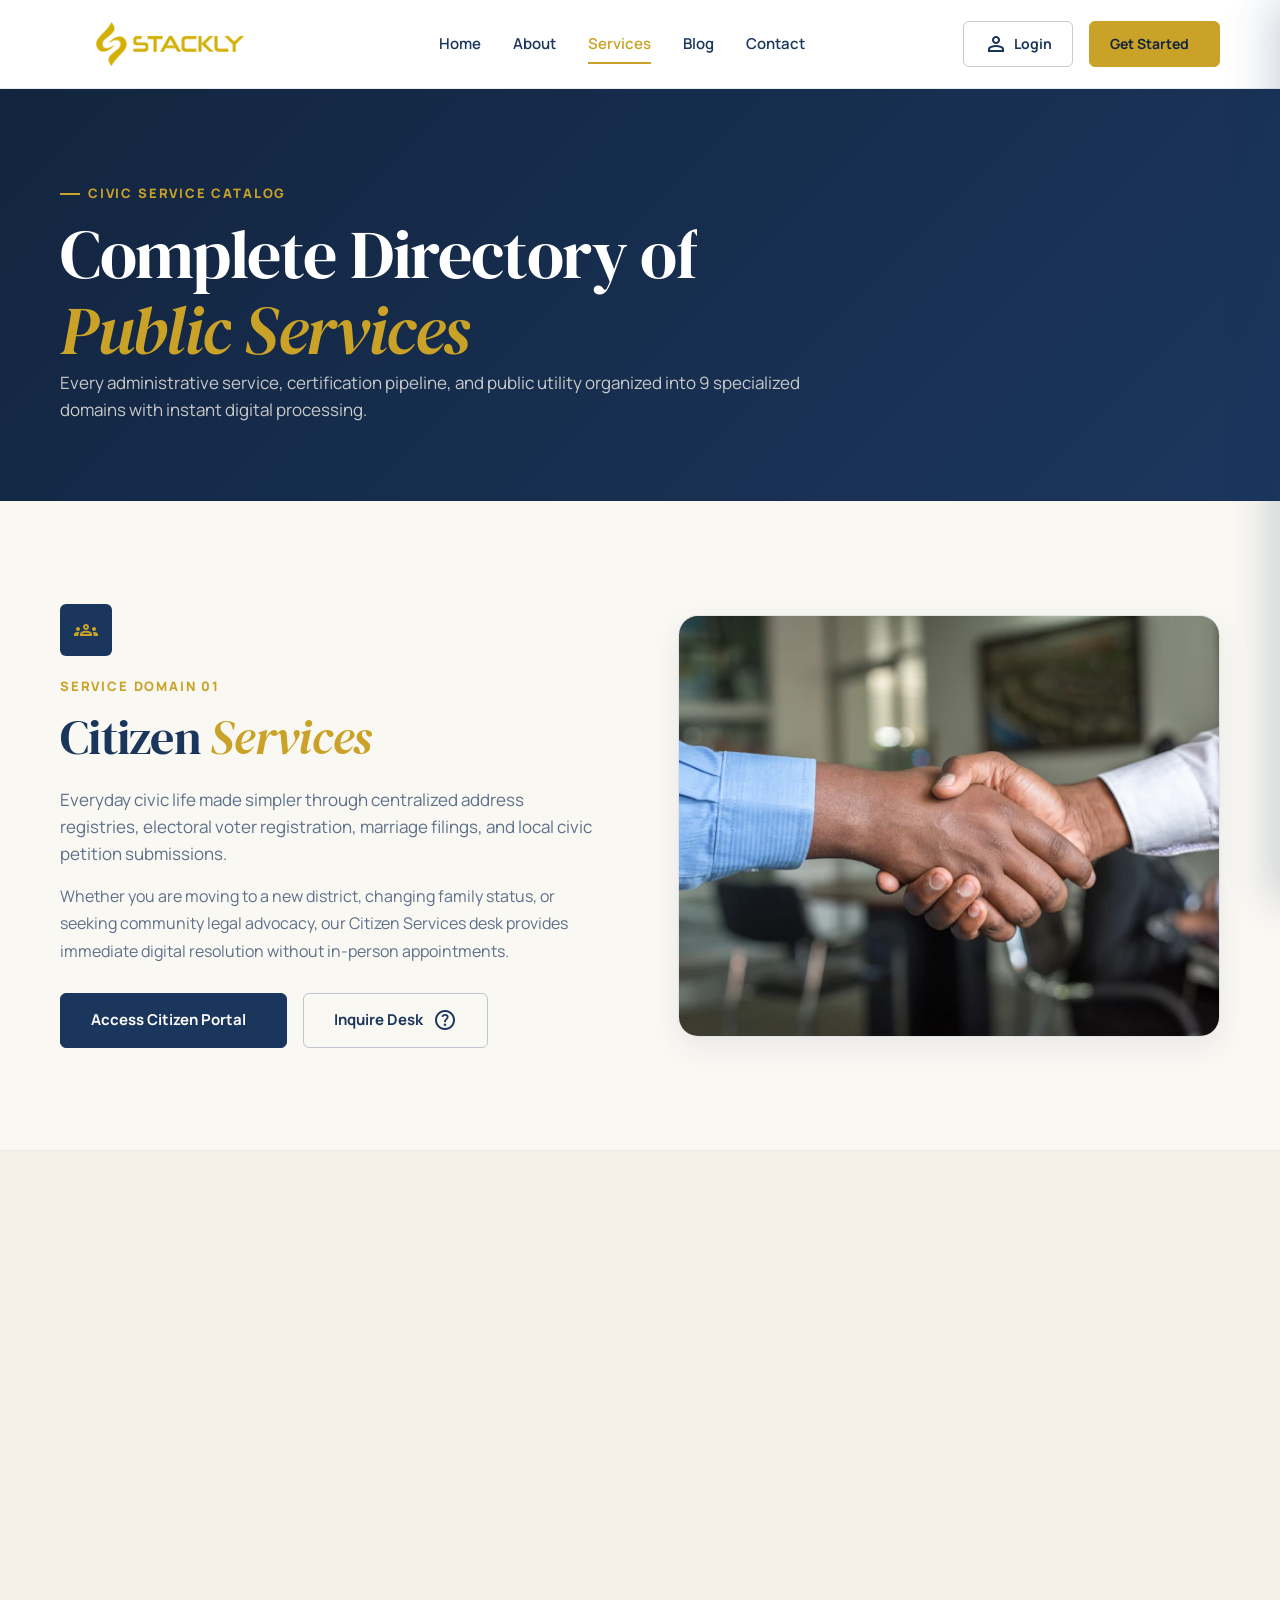
<file: services.html>
<!DOCTYPE html>
<html lang="en">
<head>
  <meta charset="UTF-8">
  <meta name="viewport" content="width=device-width, initial-scale=1.0">
  <meta name="description" content="STACKLY Government Services Directory — Comprehensive access to Citizen Services, Identity, Certificates, Education, Employment, Transport, Tax, Welfare, and Support.">
  <title>Services Directory | STACKLY Government Services</title>
  
  <!-- Typography & Material Symbols -->
  <link rel="preconnect" href="https://fonts.googleapis.com">
  <link rel="preconnect" href="https://fonts.gstatic.com" crossorigin>
  <link href="https://fonts.googleapis.com/css2?family=DM+Serif+Display:ital@0;1&family=Manrope:wght@400;500;600;700;800&family=Material+Symbols+Outlined:opsz,wght,FILL,GRAD@20..48,100..700,0..1,-50..200" rel="stylesheet">
  
  <!-- Primary Stylesheet -->
  <link rel="stylesheet" href="./css/style.css">
  <link rel="stylesheet" href="./css/animations.css">
  <link rel="stylesheet" href="./css/preloader.css">
</head>
<body class="page-inner">

<!-- Page Preloader (site-wide) -->
<div class="page-preloader" id="page-preloader" aria-hidden="true">
  <img src="./images/logo-dark.webp" alt="STACKLY" class="preloader-logo">
  <div class="preloader-ring" aria-hidden="true"></div>
  <div class="preloader-progress" aria-hidden="true">
    <div class="preloader-progress-bar"></div>
  </div>
  <p class="preloader-text"><span>Loading</span></p>
</div>

  <!-- =========================================================================
       HEADER / STICKY NAVBAR
       ========================================================================= -->
  <header class="site-header is-solid" data-header>
    <div class="container header-inner">
      <a href="index.html" class="nav-logo">
        <img src="./images/logo-dark.webp" alt="STACKLY Logo" class="nav-logo-img">
      </a>

      <nav class="desktop-nav" aria-label="Primary Navigation">
        <a href="index.html">Home</a>
        <a href="about.html">About</a>
        <a href="services.html" class="is-active">Services</a>
        <a href="blog.html">Blog</a>
        <a href="contact.html">Contact</a>
      </nav>

      <div class="header-actions">
        <a href="login.html" class="btn-login">
          <span class="material-symbols-outlined">person</span> Login
        </a>
        <a href="register.html" class="btn btn-secondary btn-started">
          Get Started <span class="material-symbols-outlined"></span>
        </a>
        <button class="menu-toggle" data-menu-toggle aria-label="Open mobile navigation menu" aria-expanded="false">
          <span class="material-symbols-outlined">menu</span>
        </button>
      </div>
    </div>
  </header>

  <!-- Mobile Navigation Drawer -->
  <div class="mobile-nav-overlay" data-menu-overlay></div>
  <aside class="mobile-panel" data-mobile-panel aria-label="Mobile Navigation Menu">
    <div class="mobile-panel-header">
      <a href="index.html" class="nav-logo">
        <img src="./images/logo-dark.webp" alt="STACKLY Logo" class="nav-logo-img">
      </a>
      <button class="mobile-close-btn" data-menu-close aria-label="Close mobile menu">
        <span class="material-symbols-outlined">close</span>
      </button>
    </div>
    <nav class="mobile-nav">
      <a href="index.html">Home <span class="material-symbols-outlined">chevron_right</span></a>
      <a href="about.html">About <span class="material-symbols-outlined">chevron_right</span></a>
      <a href="services.html" class="is-active">Services <span class="material-symbols-outlined">chevron_right</span></a>
      <a href="blog.html">Blog <span class="material-symbols-outlined">chevron_right</span></a>
      <a href="contact.html">Contact <span class="material-symbols-outlined">chevron_right</span></a>
    </nav>
    <div class="mobile-panel-footer">
      <a href="login.html" class="btn btn-outline" style="width:100%;">
        <span class="material-symbols-outlined">person</span> Citizen Login
      </a>
      <a href="register.html" class="btn btn-secondary" style="width:100%;">
        Get Started <span class="material-symbols-outlined"></span>
      </a>
    </div>
  </aside>

  <main>
    <!-- Page Header Intro Banner -->
    <div class="page-hero page-hero-dark" id="services-hero">
      <div class="container">
        <div style="max-width: 800px;">
          <p class="eyebrow reveal" style="color: var(--secondary);">Civic Service Catalog</p>
          <h1 class="display-title reveal delay-1">
            Complete Directory of <em>Public Services</em>
          </h1>
          <p class="lead-text reveal delay-2">
            Every administrative service, certification pipeline, and public utility organized into 9 specialized domains with instant digital processing.
          </p>
        </div>
      </div>
    </div>

    <!-- =========================================================================
         SECTION 1: CITIZEN SERVICES
         ========================================================================= -->
    <section class="service-full-section bg-white" id="citizen">
      <div class="container">
        <div class="editorial-grid-2">
          <div class="reveal-left">
            <div class="dept-icon" style="background-color: var(--primary); color: var(--secondary); margin-bottom: 1rem;">
              <span class="material-symbols-outlined">groups</span>
            </div>
            <p class="eyebrow">Service Domain 01</p>
            <h2 class="section-title">Citizen <em>Services</em></h2>
            <p class="lead-text" style="margin: 1.25rem 0 1rem 0;">
              Everyday civic life made simpler through centralized address registries, electoral voter registration, marriage filings, and local civic petition submissions.
            </p>
            <p style="color: var(--primary-70); line-height: 1.7; margin-bottom: 1.75rem;">
              Whether you are moving to a new district, changing family status, or seeking community legal advocacy, our Citizen Services desk provides immediate digital resolution without in-person appointments.
            </p>
            <div style="display: flex; gap: 1rem; flex-wrap: wrap;">
              <a href="login.html" class="btn btn-primary">
                Access Citizen Portal <span class="material-symbols-outlined"></span>
              </a>
              <a href="contact.html" class="btn btn-outline">
                Inquire Desk <span class="material-symbols-outlined">help</span>
              </a>
            </div>
          </div>
          <div class="editorial-image-wrap reveal-right delay-1">
            <img src="./images/service-citizen.webp" alt="Citizen Services Representative Helping Family" width="700" height="467" loading="lazy">
          </div>
        </div>
      </div>
    </section>

    <!-- =========================================================================
         SECTION 2: IDENTITY SERVICES
         ========================================================================= -->
    <section class="service-full-section bg-cream" id="identity">
      <div class="container">
        <div class="editorial-grid-2">
          <div class="editorial-image-wrap reveal-left">
            <img src="./images/service-identity.webp" alt="Cryptographic National Digital Identity System" width="700" height="467" loading="lazy">
          </div>
          <div class="reveal-right delay-1">
            <div class="dept-icon" style="background-color: var(--primary); color: var(--secondary); margin-bottom: 1rem;">
              <span class="material-symbols-outlined">fingerprint</span>
            </div>
            <p class="eyebrow">Service Domain 02</p>
            <h2 class="section-title">Identity <em>Services</em></h2>
            <p class="lead-text" style="margin: 1.25rem 0 1rem 0;">
              Sovereign, tamper-proof national digital identity credentials that eliminate the risk of synthetic identity theft and unauthorized document duplication.
            </p>
            <p style="color: var(--primary-70); line-height: 1.7; margin-bottom: 1.75rem;">
              Register your electronic citizen card, renew expiring identity tokens, assign child dependencies, and manage multi-factor cryptographic access with military-grade biometrics.
            </p>
            <div style="display: flex; gap: 1rem; flex-wrap: wrap;">
              <a href="404.html" class="btn btn-primary">
                Enroll Digital ID <span class="material-symbols-outlined"></span>
              </a>
              <a href="404.html" class="btn btn-outline">
                Verify Credentials <span class="material-symbols-outlined">verified</span>
              </a>
            </div>
          </div>
        </div>
      </div>
    </section>

    <!-- =========================================================================
         SECTION 3: CERTIFICATE SERVICES
         ========================================================================= -->
    <section class="service-full-section bg-white" id="certificates">
      <div class="container">
        <div class="editorial-grid-2">
          <div class="reveal-left">
            <div class="dept-icon" style="background-color: var(--primary); color: var(--secondary); margin-bottom: 1rem;">
              <span class="material-symbols-outlined">description</span>
            </div>
            <p class="eyebrow">Service Domain 03</p>
            <h2 class="section-title">Certificate <em>Services</em></h2>
            <p class="lead-text" style="margin: 1.25rem 0 1rem 0;">
              Instant, legally binding civil documentation generated on demand with cryptographic QR watermarks recognized by all courts, embassies, and academic bodies.
            </p>
            <p style="color: var(--primary-70); line-height: 1.7; margin-bottom: 1.75rem;">
              Order birth certificates, marriage licenses, death and probate filings, apostille attestations, and criminal background clearances directly to your mobile wallet.
            </p>
            <div style="display: flex; gap: 1rem; flex-wrap: wrap;">
              <a href="404.html" class="btn btn-primary">
                Order Certificates <span class="material-symbols-outlined"></span>
              </a>
              <a href="404.html" class="btn btn-outline">
                Track Requests <span class="material-symbols-outlined">track_changes</span>
              </a>
            </div>
          </div>
          <div class="editorial-image-wrap reveal-right delay-1">
            <img src="./images/service-certificate.webp" alt="Certified Public Records and Official Documentation" width="700" height="467" loading="lazy">
          </div>
        </div>
      </div>
    </section>

    <!-- =========================================================================
         SECTION 4: EDUCATION SERVICES
         ========================================================================= -->
    <section class="service-full-section bg-cream" id="education">
      <div class="container">
        <div class="editorial-grid-2">
          <div class="editorial-image-wrap reveal-left">
            <img src="./images/service-education.webp" alt="Modern Students Accessing Digital Public Education" width="700" height="467" loading="lazy">
          </div>
          <div class="reveal-right delay-1">
            <div class="dept-icon" style="background-color: var(--primary); color: var(--secondary); margin-bottom: 1rem;">
              <span class="material-symbols-outlined">school</span>
            </div>
            <p class="eyebrow">Service Domain 04</p>
            <h2 class="section-title">Education <em>Services</em></h2>
            <p class="lead-text" style="margin: 1.25rem 0 1rem 0;">
              Connecting students and parents with centralized school admissions, merit scholarship disbursements, special needs resources, and vocational certification.
            </p>
            <p style="color: var(--primary-70); line-height: 1.7; margin-bottom: 1.75rem;">
              Apply for university financial aid, transfer student records between regional school districts seamlessly, and access free municipal digital literacy programs.
            </p>
            <div style="display: flex; gap: 1rem; flex-wrap: wrap;">
              <a href="404.html" class="btn btn-primary">
                Apply for Scholarships <span class="material-symbols-outlined"></span>
              </a>
              <a href="404.html" class="btn btn-outline">
                Education Support <span class="material-symbols-outlined">menu_book</span>
              </a>
            </div>
          </div>
        </div>
      </div>
    </section>

    <!-- =========================================================================
         SECTION 5: EMPLOYMENT SERVICES
         ========================================================================= -->
    <section class="service-full-section bg-white" id="employment">
      <div class="container">
        <div class="editorial-grid-2">
          <div class="reveal-left">
            <div class="dept-icon" style="background-color: var(--primary); color: var(--secondary); margin-bottom: 1rem;">
              <span class="material-symbols-outlined">work</span>
            </div>
            <p class="eyebrow">Service Domain 05</p>
            <h2 class="section-title">Employment <em>Services</em></h2>
            <p class="lead-text" style="margin: 1.25rem 0 1rem 0;">
              Equipping job seekers and business owners with direct access to public sector careers, apprenticeship programs, enterprise licensing, and labor compliance.
            </p>
            <p style="color: var(--primary-70); line-height: 1.7; margin-bottom: 1.75rem;">
              Register commercial trade licenses, submit occupational safety documentation, claim transition benefits, and verify employment credentials across government databases.
            </p>
            <div style="display: flex; gap: 1rem; flex-wrap: wrap;">
              <a href="404.html" class="btn btn-primary">
                Explore Public Jobs <span class="material-symbols-outlined"></span>
              </a>
              <a href="404.html" class="btn btn-outline">
                Business Licenses <span class="material-symbols-outlined">business</span>
              </a>
            </div>
          </div>
          <div class="editorial-image-wrap reveal-right delay-1">
            <img src="./images/service-employment.webp" alt="Workplace Innovation and Employment Opportunities" width="700" height="467" loading="lazy">
          </div>
        </div>
      </div>
    </section>

    <!-- =========================================================================
         SECTION 6: TRANSPORT SERVICES
         ========================================================================= -->
    <section class="service-full-section bg-cream" id="transport">
      <div class="container">
        <div class="editorial-grid-2">
          <div class="editorial-image-wrap reveal-left">
            <img src="./images/service-transport.webp" alt="Smart City Transit and Transport Infrastructure" width="700" height="467" loading="lazy">
          </div>
          <div class="reveal-right delay-1">
            <div class="dept-icon" style="background-color: var(--primary); color: var(--secondary); margin-bottom: 1rem;">
              <span class="material-symbols-outlined">directions_car</span>
            </div>
            <p class="eyebrow">Service Domain 06</p>
            <h2 class="section-title">Transport <em>Services</em></h2>
            <p class="lead-text" style="margin: 1.25rem 0 1rem 0;">
              Keep yourself and your vehicles moving with 100% digital driver licenses, instant vehicle title transfers, commercial carrier permits, and transit pass cards.
            </p>
            <p style="color: var(--primary-70); line-height: 1.7; margin-bottom: 1.75rem;">
              Book road test assessments, check traffic safety records, contest parking citations online, and activate discounted municipal transit passes for seniors and students.
            </p>
            <div style="display: flex; gap: 1rem; flex-wrap: wrap;">
              <a href="404.html" class="btn btn-primary">
                Renew Driver License <span class="material-symbols-outlined"></span>
              </a>
              <a href="404.html" class="btn btn-outline">
                Vehicle Title Portal <span class="material-symbols-outlined">commute</span>
              </a>
            </div>
          </div>
        </div>
      </div>
    </section>

    <!-- =========================================================================
         SECTION 7: TAX & REVENUE
         ========================================================================= -->
    <section class="service-full-section bg-white" id="tax">
      <div class="container">
        <div class="editorial-grid-2">
          <div class="reveal-left">
            <div class="dept-icon" style="background-color: var(--primary); color: var(--secondary); margin-bottom: 1rem;">
              <span class="material-symbols-outlined">payments</span>
            </div>
            <p class="eyebrow">Service Domain 07</p>
            <h2 class="section-title">Tax &amp; <em>Revenue</em></h2>
            <p class="lead-text" style="margin: 1.25rem 0 1rem 0;">
              Transparent fiscal administration designed to make civic contributions straightforward, accurate, and completely verifiable with instant downloadable receipts.
            </p>
            <p style="color: var(--primary-70); line-height: 1.7; margin-bottom: 1.75rem;">
              Calculate property valuations, declare commercial revenue levies, set up interest-free municipal payment schedules, and download annual tax clearance certificates.
            </p>
            <div style="display: flex; gap: 1rem; flex-wrap: wrap;">
              <a href="404.html" class="btn btn-primary">
                Make Tax Payment <span class="material-symbols-outlined"></span>
              </a>
              <a href="404.html" class="btn btn-outline">
                View Tax Statement <span class="material-symbols-outlined">receipt_long</span>
              </a>
            </div>
          </div>
          <div class="editorial-image-wrap reveal-right delay-1">
            <img src="./images/service-tax.webp" alt="Digital Tax Filing and Public Revenue Assessment" width="700" height="467" loading="lazy">
          </div>
        </div>
      </div>
    </section>

    <!-- =========================================================================
         SECTION 8: SOCIAL WELFARE
         ========================================================================= -->
    <section class="service-full-section bg-cream" id="welfare">
      <div class="container">
        <div class="editorial-grid-2">
          <div class="editorial-image-wrap reveal-left">
            <img src="./images/service-welfare.webp" alt="Community Social Support and Senior Care Programs" width="700" height="467" loading="lazy">
          </div>
          <div class="reveal-right delay-1">
            <div class="dept-icon" style="background-color: var(--primary); color: var(--secondary); margin-bottom: 1rem;">
              <span class="material-symbols-outlined">volunteer_activism</span>
            </div>
            <p class="eyebrow">Service Domain 08</p>
            <h2 class="section-title">Social <em>Welfare</em></h2>
            <p class="lead-text" style="margin: 1.25rem 0 1rem 0;">
              Compassionate, dignified public support connecting eligible households with child benefit disbursements, senior assistance, healthcare coverage, and housing grants.
            </p>
            <p style="color: var(--primary-70); line-height: 1.7; margin-bottom: 1.75rem;">
              Our single-application assessment algorithm automatically checks eligibility across 14 public support schemes, ensuring families receive all entitled assistance without repetitive filings.
            </p>
            <div style="display: flex; gap: 1rem; flex-wrap: wrap;">
              <a href="404.html" class="btn btn-primary">
                Check Eligibility <span class="material-symbols-outlined"></span>
              </a>
              <a href="404.html" class="btn btn-outline">
                Welfare Counselor <span class="material-symbols-outlined">support_agent</span>
              </a>
            </div>
          </div>
        </div>
      </div>
    </section>

    <!-- =========================================================================
         SECTION 9: DIGITAL GOVERNMENT SUPPORT
         ========================================================================= -->
    <section class="service-full-section bg-white" id="support">
      <div class="container">
        <div class="editorial-grid-2">
          <div class="reveal-left">
            <div class="dept-icon" style="background-color: var(--primary); color: var(--secondary); margin-bottom: 1rem;">
              <span class="material-symbols-outlined">contact_support</span>
            </div>
            <p class="eyebrow">Service Domain 09</p>
            <h2 class="section-title">Digital Government <em>Support</em></h2>
            <p class="lead-text" style="margin: 1.25rem 0 1rem 0;">
              Around-the-clock technical assistance, application recovery support, multi-language civic interpreters, and universal accessibility accommodations for all citizens.
            </p>
            <p style="color: var(--primary-70); line-height: 1.7; margin-bottom: 1.75rem;">
              Need help completing an application? Connect directly with a certified public services specialist via secure digital chat, telephone support, or schedule an in-person civic desk consultation.
            </p>
            <div style="display: flex; gap: 1rem; flex-wrap: wrap;">
              <a href="contact.html" class="btn btn-primary">
                Contact Support Desk <span class="material-symbols-outlined"></span>
              </a>
              <a href="contact.html#faq" class="btn btn-outline">
                Browse FAQs <span class="material-symbols-outlined">quiz</span>
              </a>
            </div>
          </div>
          <div class="editorial-image-wrap reveal-right delay-1">
            <img src="./images/service-support.webp" alt="24/7 Digital Citizen Support and Public Service Helpdesk" width="700" height="467" loading="lazy">
          </div>
        </div>
      </div>
    </section>
  </main>

  <!-- =========================================================================
       FOOTER
       ========================================================================= -->
  <footer class="site-footer">
    <div class="container">
      <div class="footer-grid">
        <div class="footer-brand-col">
          <a href="index.html" class="nav-logo">
            <img src="./images/logo-dark.webp" alt="STACKLY Logo" class="nav-logo-img">
          </a>
          <p>
            STACKLY Government Services connects citizens, businesses, and public institutions through a secure, transparent, and accessible digital platform.
          </p>
        </div>

        <div class="footer-col">
          <h4>Navigation</h4>
          <ul>
            <li><a href="index.html">Home</a></li>
            <li><a href="about.html">About </a></li>
            <li><a href="services.html">Services</a></li>
            <li><a href="blog.html">Blog</a></li>
            <li><a href="contact.html">Contact</a></li>
          </ul>
        </div>

        <div class="footer-col">
          <h4>Citizen Services</h4>
          <ul>
            <li><a href="services.html#certificates">Vital Certificates</a></li>
            <li><a href="services.html#identity">Digital Identity</a></li>
            <li><a href="services.html#tax">Tax &amp; Revenue</a></li>
            <li><a href="services.html#employment">Business Licenses</a></li>
            <li><a href="services.html#welfare">Welfare Programs</a></li>
          </ul>
        </div>

       <div class="footer-col">
  <h4>Government Information</h4>
  <ul>
    <li><a href="404.html">Online Government Services</a></li>
    <li><a href="404.html">Government Announcements</a></li>
    <li><a href="404.html">Public Notices</a></li>
    <li><a href="404.html">Help &amp; FAQ</a></li>
    <li><a href="404.html">Citizen Support</a></li>
  </ul>
</div>
      </div>

      <div class="footer-bottom">
        <span>&copy; 2026 STACKLY Government Services. All rights reserved.</span>
        
        <div class="footer-social-links">
          <a href="404.html" class="social-icon-btn" aria-label="Official Twitter portal">
            <span class="material-symbols-outlined"><svg xmlns="http://www.w3.org/2000/svg" width="16" height="16" fill="currentColor" class="bi bi-twitter-x" viewBox="0 0 16 16">
  <path d="M12.6.75h2.454l-5.36 6.142L16 15.25h-4.937l-3.867-5.07-4.425 5.07H.316l5.733-6.57L0 .75h5.063l3.495 4.633L12.601.75Zm-.86 13.028h1.36L4.323 2.145H2.865z"/>
</svg></span>
          </a>
          <a href="404.html" class="social-icon-btn" aria-label="Official Communications channel">
            <span class="material-symbols-outlined"><svg xmlns="http://www.w3.org/2000/svg" width="16" height="16" fill="currentColor" class="bi bi-github" viewBox="0 0 16 16">
  <path d="M8 0C3.58 0 0 3.58 0 8c0 3.54 2.29 6.53 5.47 7.59.4.07.55-.17.55-.38 0-.19-.01-.82-.01-1.49-2.01.37-2.53-.49-2.69-.94-.09-.23-.48-.94-.82-1.13-.28-.15-.68-.52-.01-.53.63-.01 1.08.58 1.23.82.72 1.21 1.87.87 2.33.66.07-.52.28-.87.51-1.07-1.78-.2-3.64-.89-3.64-3.95 0-.87.31-1.59.82-2.15-.08-.2-.36-1.02.08-2.12 0 0 .67-.21 2.2.82.64-.18 1.32-.27 2-.27s1.36.09 2 .27c1.53-1.04 2.2-.82 2.2-.82.44 1.1.16 1.92.08 2.12.51.56.82 1.27.82 2.15 0 3.07-1.87 3.75-3.65 3.95.29.25.54.73.54 1.48 0 1.07-.01 1.93-.01 2.2 0 .21.15.46.55.38A8.01 8.01 0 0 0 16 8c0-4.42-3.58-8-8-8"/>
</svg></span>
          </a>
          <a href="404.html" class="social-icon-btn" aria-label="Official Video broadcast channel">
            <span class="material-symbols-outlined"><svg xmlns="http://www.w3.org/2000/svg" width="16" height="16" fill="currentColor" class="bi bi-linkedin" viewBox="0 0 16 16">
  <path d="M0 1.146C0 .513.526 0 1.175 0h13.65C15.474 0 16 .513 16 1.146v13.708c0 .633-.526 1.146-1.175 1.146H1.175C.526 16 0 15.487 0 14.854zm4.943 12.248V6.169H2.542v7.225zm-1.2-8.212c.837 0 1.358-.554 1.358-1.248-.015-.709-.52-1.248-1.342-1.248S2.4 3.226 2.4 3.934c0 .694.521 1.248 1.327 1.248zm4.908 8.212V9.359c0-.216.016-.432.08-.586.173-.431.568-.878 1.232-.878.869 0 1.216.662 1.216 1.634v3.865h2.401V9.25c0-2.22-1.184-3.252-2.764-3.252-1.274 0-1.845.7-2.165 1.193v.025h-.016l.016-.025V6.169h-2.4c.03.678 0 7.225 0 7.225z"/>
</svg></span>
          </a>
          <a href="404.html" class="social-icon-btn" aria-label="Official RSS newsfeed">
            <span class="material-symbols-outlined"><svg xmlns="http://www.w3.org/2000/svg" width="16" height="16" fill="currentColor" class="bi bi-youtube" viewBox="0 0 16 16">
  <path d="M8.051 1.999h.089c.822.003 4.987.033 6.11.335a2.01 2.01 0 0 1 1.415 1.42c.101.38.172.883.22 1.402l.01.104.022.26.008.104c.065.914.073 1.77.074 1.957v.075c-.001.194-.01 1.108-.082 2.06l-.008.105-.009.104c-.05.572-.124 1.14-.235 1.558a2.01 2.01 0 0 1-1.415 1.42c-1.16.312-5.569.334-6.18.335h-.142c-.309 0-1.587-.006-2.927-.052l-.17-.006-.087-.004-.171-.007-.171-.007c-1.11-.049-2.167-.128-2.654-.26a2.01 2.01 0 0 1-1.415-1.419c-.111-.417-.185-.986-.235-1.558L.09 9.82l-.008-.104A31 31 0 0 1 0 7.68v-.123c.002-.215.01-.958.064-1.778l.007-.103.003-.052.008-.104.022-.26.01-.104c.048-.519.119-1.023.22-1.402a2.01 2.01 0 0 1 1.415-1.42c.487-.13 1.544-.21 2.654-.26l.17-.007.172-.006.086-.003.171-.007A100 100 0 0 1 7.858 2zM6.4 5.209v4.818l4.157-2.408z"/>
</svg></span>
          </a>
        </div>
      </div>
    </div>
  </footer>

  <!-- Back To Top Button -->
  <button class="back-to-top" data-back-top aria-label="Back to top of page">
    <span class="material-symbols-outlined">arrow_upward</span>
  </button>

  <!-- Application Scripts -->
  <script src="./js/main.js" defer></script>
  <script src="./js/advanced-animations.js" defer></script>
  <script src="./js/preloader.js" defer></script>
</body>
</html>
</file>
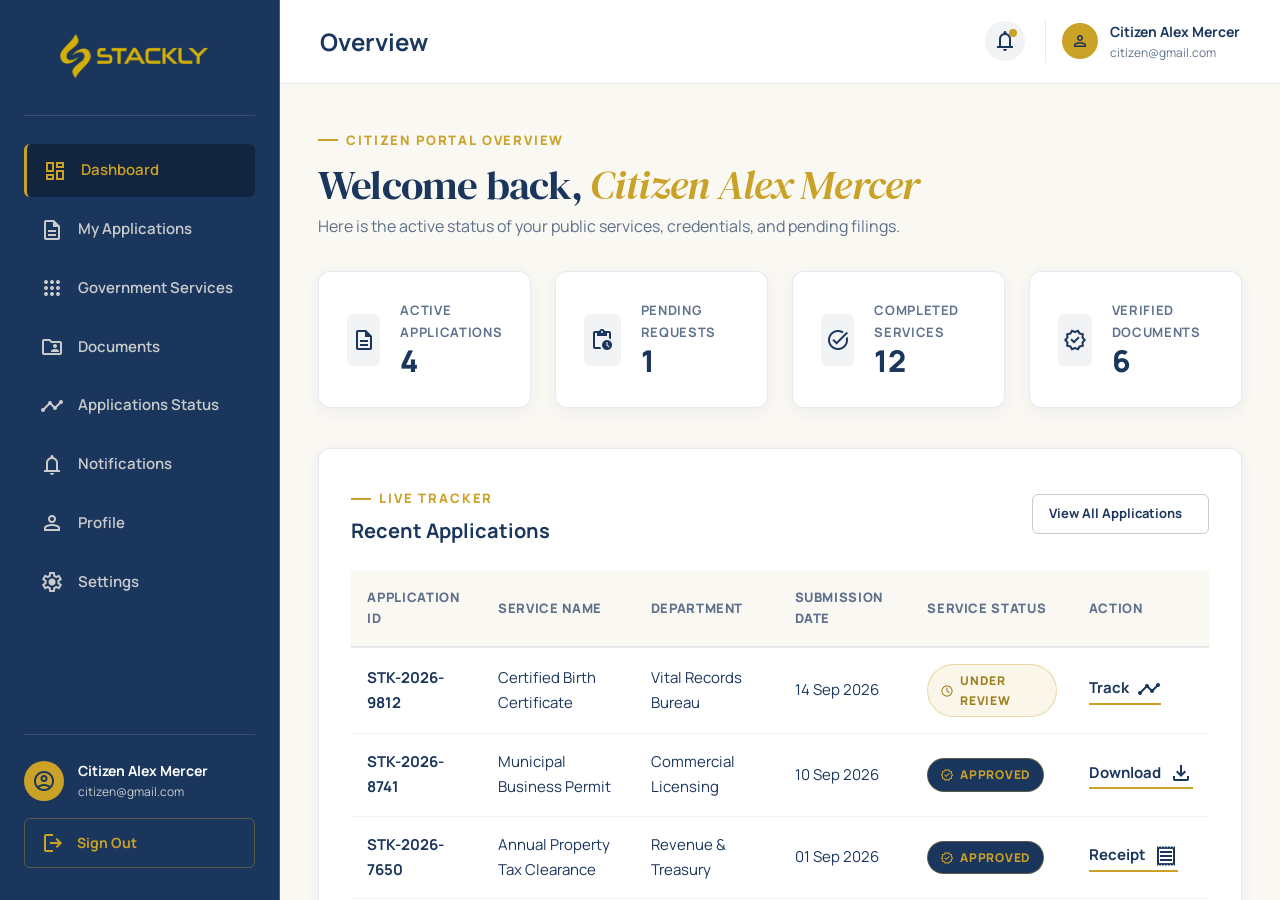
<file: user-dashboard.html>
<!DOCTYPE html>
<html lang="en">
<head>
  <meta charset="UTF-8">
  <meta name="viewport" content="width=device-width, initial-scale=1.0">
  <meta name="description" content="Official STACKLY Citizen Portal Dashboard — Manage applications, credentials, tax filings, and service requests.">
  <title>Citizen Portal | STACKLY Government Services</title>
  
  <!-- Typography & Material Symbols -->
  <link rel="preconnect" href="https://fonts.googleapis.com">
  <link rel="preconnect" href="https://fonts.gstatic.com" crossorigin>
  <link href="https://fonts.googleapis.com/css2?family=DM+Serif+Display:ital@0;1&family=Manrope:wght@400;500;600;700;800&family=Material+Symbols+Outlined:opsz,wght,FILL,GRAD@20..48,100..700,0..1,-50..200" rel="stylesheet">
  
  <!-- Primary Stylesheet -->
  <link rel="stylesheet" href="./css/style.css">
  <link rel="stylesheet" href="./css/animations.css">
  <link rel="stylesheet" href="./css/preloader.css">
</head>
<body class="dashboard-page user-page">

<!-- Page Preloader (site-wide) -->
<div class="page-preloader" id="page-preloader" aria-hidden="true">
  <img src="./images/logo-dark.webp" alt="STACKLY" class="preloader-logo">
  <div class="preloader-ring" aria-hidden="true"></div>
  <div class="preloader-progress" aria-hidden="true">
    <div class="preloader-progress-bar"></div>
  </div>
  <p class="preloader-text"><span>Loading</span></p>
</div>

  <div class="dashboard-layout">
    <!-- Sidebar Overlay for Mobile -->
    <div class="mobile-nav-overlay" data-sidebar-overlay></div>

    <!-- Sidebar Navigation -->
    <aside class="dashboard-sidebar" data-dashboard-sidebar aria-label="Citizen Sidebar Navigation">
      <div class="sidebar-brand-wrap">
        <a  href="#overview" data-dash-nav="overview" class="nav-logo" aria-label="Back to Overview">
          <img src="./images/logo-dark.webp" alt="STACKLY Logo" class="nav-logo-img">
        </a>
      </div>

      <nav class="sidebar-menu">
        <a href="#overview" class="is-active" data-dash-nav="overview">
          <span class="material-symbols-outlined">dashboard</span>
          <span>Dashboard</span>
        </a>
        <a href="#applications" data-dash-nav="applications">
          <span class="material-symbols-outlined">description</span>
          <span>My Applications</span>
        </a>
        <a href="#services" data-dash-nav="services">
          <span class="material-symbols-outlined">apps</span>
          <span>Government Services</span>
        </a>
        <a href="#documents" data-dash-nav="documents">
          <span class="material-symbols-outlined">folder_shared</span>
          <span>Documents</span>
        </a>
        <a href="#status" data-dash-nav="status">
          <span class="material-symbols-outlined">timeline</span>
          <span>Applications Status</span>
        </a>
        <a href="#notifications" data-dash-nav="notifications">
          <span class="material-symbols-outlined">notifications</span>
          <span>Notifications</span>
        </a>
        <a href="#profile" data-dash-nav="profile">
          <span class="material-symbols-outlined">person</span>
          <span>Profile</span>
        </a>
        <a href="#settings" data-dash-nav="settings">
          <span class="material-symbols-outlined">settings</span>
          <span>Settings</span>
        </a>
      </nav>

      <div class="sidebar-footer">
        <div class="sidebar-user-chip">
          <div class="user-chip-avatar">
            <span class="material-symbols-outlined">account_circle</span>
          </div>
          <div class="user-chip-info">
            <strong data-user-name>Citizen Alex Mercer</strong>
            <!-- Exact email address preserved (e.g. citizen@gmail.com) -->
            <small data-user-email>citizen@gmail.com</small>
          </div>
        </div>

        <button class="btn-sidebar-logout" data-logout aria-label="Log out of citizen portal">
          <span class="material-symbols-outlined">logout</span> Sign Out
        </button>
      </div>
    </aside>

    <!-- Main Content Viewport -->
    <div class="dashboard-main-area">
      <!-- Top Bar -->
      <header class="dashboard-topbar">
        <div style="display: flex; align-items: center; gap: 1rem;">
          <div class="toggle-group">
            <button class="menu-toggle" data-dashboard-menu aria-label="Toggle sidebar menu">
              <span class="material-symbols-outlined">menu</span>
            </button>
            <h2 class="topbar-page-title" data-topbar-heading>Page</h2>
          </div>
          
        </div>

        <div class="topbar-actions">
          <button class="topbar-icon-btn" aria-label="Notifications" onclick="document.querySelector('[data-dash-nav=\'notifications\']').click();">
            <span class="material-symbols-outlined">notifications</span>
            <span class="unread-badge"></span>
          </button>

          <div class="topbar-profile-chip">
            <div class="user-chip-avatar" style="width: 36px; height: 36px;">
              <span class="material-symbols-outlined" style="font-size: 20px;">person</span>
            </div>
            <div>
              <strong style="font-size: 0.875rem; display: block; color: var(--primary);" data-user-name>Citizen Alex Mercer</strong>
              <!-- Exact email address displayed -->
              <small style="font-size: 0.75rem; color: var(--primary-70); display: block;" data-user-email>citizen@gmail.com</small>
            </div>
          </div>
        </div>
      </header>

      <!-- Dashboard Content Panes -->
      <main class="dashboard-content-body">
        
        <!-- ===================================================================
             PANE 1: OVERVIEW (DASHBOARD)
             =================================================================== -->
        <div class="dashboard-pane is-active-section" data-dash-section="overview">
          <div style="margin-bottom: 2rem;">
            <span data-topbar-title="Overview"></span>
            <p class="eyebrow">Citizen Portal Overview</p>
            <h1 class="display-title" style="font-size: clamp(2rem, 3.2vw, 2.75rem);">Welcome back, <em data-user-name>Citizen Alex</em></h1>
            <p style="color: var(--primary-70); margin-top: 0.25rem;">Here is the active status of your public services, credentials, and pending filings.</p>
          </div>

          <!-- 4 Summary Metrics -->
          <div class="metrics-row-4">
            <div class="metric-card">
              <div class="metric-icon-box">
                <span class="material-symbols-outlined">description</span>
              </div>
              <div class="metric-text">
                <small>Active Applications</small>
                <strong>4</strong>
              </div>
            </div>

            <div class="metric-card">
              <div class="metric-icon-box">
                <span class="material-symbols-outlined">pending_actions</span>
              </div>
              <div class="metric-text">
                <small>Pending Requests</small>
                <strong>1</strong>
              </div>
            </div>

            <div class="metric-card">
              <div class="metric-icon-box">
                <span class="material-symbols-outlined">task_alt</span>
              </div>
              <div class="metric-text">
                <small>Completed Services</small>
                <strong>12</strong>
              </div>
            </div>

            <div class="metric-card">
              <div class="metric-icon-box">
                <span class="material-symbols-outlined">verified</span>
              </div>
              <div class="metric-text">
                <small>Verified Documents</small>
                <strong>6</strong>
              </div>
            </div>
          </div>

          <!-- Recent Applications Table -->
          <div class="table-card">
            <div class="table-head-row">
              <div>
                <p class="eyebrow" style="margin-bottom: 0.25rem;">Live Tracker</p>
                <h2 style="font-size: 1.25rem; font-weight: 700; color: var(--primary);">Recent Applications</h2>
              </div>
              <button class="btn btn-outline" style="font-size: 0.8125rem; padding: 0.5rem 1rem;" onclick="document.querySelector('[data-dash-nav=\'applications\']').click();">
                View All Applications <span class="material-symbols-outlined"></span>
              </button>
            </div>

            <div class="table-responsive">
              <table class="data-table" id="main-apps-table">
                <thead>
                  <tr>
                    <th>Application ID</th>
                    <th>Service Name</th>
                    <th>Department</th>
                    <th>Submission Date</th>
                    <th>Service Status</th>
                    <th>Action</th>
                  </tr>
                </thead>
                <tbody>
                  <tr>
                    <td><strong>STK-2026-9812</strong></td>
                    <td>Certified Birth Certificate</td>
                    <td>Vital Records Bureau</td>
                    <td>14 Sep 2026</td>
                    <td><span class="status-badge status-review"><span class="material-symbols-outlined">schedule</span> Under Review</span></td>
                    <td><a href="#status" class="btn-icon-link" onclick="document.querySelector('[data-dash-nav=\'status\']').click();">Track <span class="material-symbols-outlined">timeline</span></a></td>
                  </tr>
                  <tr>
                    <td><strong>STK-2026-8741</strong></td>
                    <td>Municipal Business Permit</td>
                    <td>Commercial Licensing</td>
                    <td>10 Sep 2026</td>
                    <td><span class="status-badge status-approved"><span class="material-symbols-outlined">verified</span> Approved</span></td>
                    <td><a href="#documents" class="btn-icon-link" onclick="document.querySelector('[data-dash-nav=\'documents\']').click();">Download <span class="material-symbols-outlined">download</span></a></td>
                  </tr>
                  <tr>
                    <td><strong>STK-2026-7650</strong></td>
                    <td>Annual Property Tax Clearance</td>
                    <td>Revenue &amp; Treasury</td>
                    <td>01 Sep 2026</td>
                    <td><span class="status-badge status-approved"><span class="material-symbols-outlined">verified</span> Approved</span></td>
                    <td><a href="#documents" class="btn-icon-link" onclick="document.querySelector('[data-dash-nav=\'documents\']').click();">Receipt <span class="material-symbols-outlined">receipt</span></a></td>
                  </tr>
                  <tr>
                    <td><strong>STK-2026-6519</strong></td>
                    <td>Residential Parking Exemption</td>
                    <td>Transport &amp; Mobility</td>
                    <td>24 Aug 2026</td>
                    <td><span class="status-badge status-submitted"><span class="material-symbols-outlined">hourglass_empty</span> Submitted</span></td>
                    <td><a href="#status" class="btn-icon-link" onclick="document.querySelector('[data-dash-nav=\'status\']').click();">Track <span class="material-symbols-outlined">timeline</span></a></td>
                  </tr>
                </tbody>
              </table>
            </div>
          </div>

          <!-- Extra: Application Progress -->
          <div class="table-card">
            <div class="table-head-row">
              <div>
                <p class="eyebrow" style="margin-bottom: 0.25rem;">Live Milestones</p>
                <h2 style="font-size: 1.25rem; font-weight: 700; color: var(--primary);">Application Progress</h2>
              </div>
              <span class="status-badge status-review"><span class="material-symbols-outlined">schedule</span> 1 In Review</span>
            </div>
            <div class="progress-list">
              <div class="progress-item">
                <div class="progress-item-head"><strong>STK-2026-9812 &middot; Certified Birth Certificate</strong><span>60%</span></div>
                <div class="progress-track"><div class="progress-fill w-60"></div></div>
              </div>
              <div class="progress-item">
                <div class="progress-item-head"><strong>STK-2026-8741 &middot; Municipal Business Permit</strong><span>100%</span></div>
                <div class="progress-track"><div class="progress-fill w-100"></div></div>
              </div>
              <div class="progress-item">
                <div class="progress-item-head"><strong>STK-2026-7650 &middot; Property Tax Clearance</strong><span>100%</span></div>
                <div class="progress-track"><div class="progress-fill w-100"></div></div>
              </div>
              <div class="progress-item">
                <div class="progress-item-head"><strong>STK-2026-6519 &middot; Parking Exemption</strong><span>25%</span></div>
                <div class="progress-track"><div class="progress-fill w-25"></div></div>
              </div>
            </div>
          </div>

          <!-- Extra: Notices & Deadlines -->
          <div class="table-card">
            <div class="table-head-row">
              <div>
                <p class="eyebrow" style="margin-bottom: 0.25rem;">Important Dates</p>
                <h2 style="font-size: 1.25rem; font-weight: 700; color: var(--primary);">Civic Notices &amp; Deadlines</h2>
              </div>
            </div>
            <div class="info-rows">
              <div class="info-row"><span class="info-label"><span class="material-symbols-outlined">event</span>Property Tax Assessment Window</span><span class="info-value">Open until 30 Nov 2026</span></div>
              <div class="info-row"><span class="info-label"><span class="material-symbols-outlined">event_available</span>Biometric Re-verification</span><span class="info-value">Scheduled 03 Oct 2026</span></div>
              <div class="info-row"><span class="info-label"><span class="material-symbols-outlined">local_shipping</span>Permit Document Collection</span><span class="info-value">Ready at Civic Center #4</span></div>
            </div>
          </div>

          <!-- Extra: Quick Service Metrics -->
          <div class="stat-mini-grid">
            <div class="stat-mini"><small>Govt. Response Rate</small><strong>98.2%</strong></div>
            <div class="stat-mini"><small>Avg. Processing Time</small><strong>1.4 days</strong></div>
            <div class="stat-mini"><small>e-Documents Stored</small><strong>6 files</strong></div>
            <div class="stat-mini"><small>Portal Satisfaction</small><strong>4.8 / 5</strong></div>
          </div>
        
        </div>

        <!-- ===================================================================
             PANE 2: MY APPLICATIONS
             =================================================================== -->
        <div class="dashboard-pane" data-dash-section="applications" style="display: none;">
          <div style="margin-bottom: 2rem;">
            <span data-topbar-title="My Applications"></span>
            <p class="eyebrow">Filings &amp; Petitions</p>
            <h1 class="section-title">My <em>Applications</em></h1>
            <p style="color: var(--primary-70);">Filter and manage all submitted civic service requests.</p>
          </div>

          <div class="table-card">
            <div class="filter-group" style="display: flex; gap: 0.5rem; margin-bottom: 1.5rem; flex-wrap: wrap;">
              <button class="btn btn-outline is-active" data-status-filter="all" data-target-table="#apps-full-table">All (6)</button>
              <button class="btn btn-outline" data-status-filter="review" data-target-table="#apps-full-table">Under Review (2)</button>
              <button class="btn btn-outline" data-status-filter="approved" data-target-table="#apps-full-table">Approved (3)</button>
              <button class="btn btn-outline" data-status-filter="submitted" data-target-table="#apps-full-table">Submitted (1)</button>
            </div>

            <div class="table-responsive">
              <table class="data-table" id="apps-full-table">
                <thead>
                  <tr>
                    <th>Reference</th>
                    <th>Service</th>
                    <th>Department</th>
                    <th>Filing Date</th>
                    <th>Status</th>
                    <th>Action</th>
                  </tr>
                </thead>
                <tbody>
                  <tr>
                    <td><strong>STK-2026-9812</strong></td>
                    <td>Certified Birth Certificate</td>
                    <td>Vital Records Bureau</td>
                    <td>14 Sep 2026</td>
                    <td><span class="status-badge status-review"><span class="material-symbols-outlined">schedule</span> Under Review</span></td>
                    <td><button class="btn btn-outline" style="padding: 0.375rem 0.75rem; font-size: 0.75rem;" onclick="document.querySelector('[data-dash-nav=\'status\']').click();">View Milestones</button></td>
                  </tr>
                  <tr>
                    <td><strong>STK-2026-8741</strong></td>
                    <td>Municipal Business Permit</td>
                    <td>Commercial Licensing</td>
                    <td>10 Sep 2026</td>
                    <td><span class="status-badge status-approved"><span class="material-symbols-outlined">verified</span> Approved</span></td>
                    <td><button class="btn btn-primary" style="padding: 0.375rem 0.75rem; font-size: 0.75rem;" onclick="document.querySelector('[data-dash-nav=\'documents\']').click();">Download PDF</button></td>
                  </tr>
                  <tr>
                    <td><strong>STK-2026-7650</strong></td>
                    <td>Annual Property Tax Clearance</td>
                    <td>Revenue &amp; Treasury</td>
                    <td>01 Sep 2026</td>
                    <td><span class="status-badge status-approved"><span class="material-symbols-outlined">verified</span> Approved</span></td>
                    <td><button class="btn btn-primary" style="padding: 0.375rem 0.75rem; font-size: 0.75rem;" onclick="document.querySelector('[data-dash-nav=\'documents\']').click();">Download PDF</button></td>
                  </tr>
                  <tr>
                    <td><strong>STK-2026-6519</strong></td>
                    <td>Residential Parking Exemption</td>
                    <td>Transport &amp; Mobility</td>
                    <td>24 Aug 2026</td>
                    <td><span class="status-badge status-submitted"><span class="material-symbols-outlined">hourglass_empty</span> Submitted</span></td>
                    <td><button class="btn btn-outline" style="padding: 0.375rem 0.75rem; font-size: 0.75rem;" onclick="document.querySelector('[data-dash-nav=\'status\']').click();">View Milestones</button></td>
                  </tr>
                  <tr>
                    <td><strong>STK-2026-5402</strong></td>
                    <td>Senior Citizen Transport Card</td>
                    <td>Transport &amp; Mobility</td>
                    <td>28 Jul 2026</td>
                    <td><span class="status-badge status-approved"><span class="material-symbols-outlined">verified</span> Approved</span></td>
                    <td><button class="btn btn-primary" style="padding: 0.375rem 0.75rem; font-size: 0.75rem;" onclick="document.querySelector('[data-dash-nav=\'documents\']').click();">Download PDF</button></td>
                  </tr>
                  <tr>
                    <td><strong>STK-2026-4318</strong></td>
                    <td>Water &amp; Sewerage New Connection</td>
                    <td>Public Utilities Desk</td>
                    <td>15 Jul 2026</td>
                    <td><span class="status-badge status-review"><span class="material-symbols-outlined">schedule</span> Under Review</span></td>
                    <td><button class="btn btn-outline" style="padding: 0.375rem 0.75rem; font-size: 0.75rem;" onclick="document.querySelector('[data-dash-nav=\'status\']').click();">View Milestones</button></td>
                  </tr>
                </tbody>
              </table>
            </div>
          </div>

          <!-- Extra: Status Summary -->
          <div class="table-card">
            <div class="table-head-row">
              <div>
                <p class="eyebrow" style="margin-bottom: 0.25rem;">Filing Health</p>
                <h2 style="font-size: 1.25rem; font-weight: 700; color: var(--primary);">Status Summary</h2>
              </div>
            </div>
            <div class="progress-list">
              <div class="progress-item">
                <div class="progress-item-head"><strong>Approved &amp; Stamped</strong><span>3 of 6</span></div>
                <div class="progress-track"><div class="progress-fill w-50"></div></div>
              </div>
              <div class="progress-item">
                <div class="progress-item-head"><strong>Under Officer Review</strong><span>2 of 6</span></div>
                <div class="progress-track"><div class="progress-fill w-33"></div></div>
              </div>
              <div class="progress-item">
                <div class="progress-item-head"><strong>Submitted / In Queue</strong><span>1 of 6</span></div>
                <div class="progress-track"><div class="progress-fill w-17"></div></div>
              </div>
            </div>
          </div>

          <!-- Extra: Application Support -->
          <div class="table-card">
            <div class="table-head-row">
              <div>
                <p class="eyebrow" style="margin-bottom: 0.25rem;">Need Help?</p>
                <h2 style="font-size: 1.25rem; font-weight: 700; color: var(--primary);">Application Support Channels</h2>
              </div>
            </div>
            <div class="info-rows">
              <div class="info-row"><span class="info-label"><span class="material-symbols-outlined">call</span>Civic Helpdesk (Toll Free)</span><span class="info-value">1-800-555-0199 &middot; 24/7</span></div>
              <div class="info-row"><span class="info-label"><span class="material-symbols-outlined">chat</span>Live Officer Chat</span><span class="info-value">Mon&ndash;Fri &middot; 08:00&ndash;18:00</span></div>
              <div class="info-row"><span class="info-label"><span class="material-symbols-outlined">mail</span>Email Desk</span><span class="info-value">support@stackly.gov</span></div>
            </div>
          </div>
        
        </div>

        <!-- ===================================================================
             PANE 3: GOVERNMENT SERVICES (QUICK APPLY)
             =================================================================== -->
        <div class="dashboard-pane" data-dash-section="services" style="display: none;">
          <div style="margin-bottom: 2rem;">
            <span data-topbar-title="Government Services"></span>
            <p class="eyebrow">Self-Service Directory</p>
            <h1 class="section-title">Government <em>Services Directory</em></h1>
            <p style="color: var(--primary-70);">Initiate immediate online service requests with verified citizen auto-fill.</p>
          </div>

          <div class="services-grid-8">
            <div class="service-card-3d">
              <div class="service-card-icon"><span class="material-symbols-outlined">description</span></div>
              <h3>Request Vital Record</h3>
              <p>Certified copy of birth, marriage, or residency certificate.</p>
              <button onclick="window.location.href='./404.html'" class="btn btn-primary" style="width: 100%; font-size: 0.8125rem;">Start Application</button>
            </div>
            <div class="service-card-3d">
              <div class="service-card-icon"><span class="material-symbols-outlined">badge</span></div>
              <h3>Renew Digital ID</h3>
              <p>Update biometric credentials or reissue lost citizen keys.</p>
              <button onclick="window.location.href='./404.html'" class="btn btn-primary" style="width: 100%; font-size: 0.8125rem;">Start Renewal</button>
            </div>
            <div class="service-card-3d">
              <div class="service-card-icon"><span class="material-symbols-outlined">payments</span></div>
              <h3>Pay Property Tax</h3>
              <p>Review municipal valuation and settle assessment online.</p>
              <button onclick="window.location.href='./404.html'" class="btn btn-primary" style="width: 100%; font-size: 0.8125rem;">Pay Assessment</button>
            </div>
            <div class="service-card-3d">
              <div class="service-card-icon"><span class="material-symbols-outlined">business</span></div>
              <h3>Register Enterprise</h3>
              <p>Commercial charter and trade license application.</p>
              <button onclick="window.location.href='./404.html'" class="btn btn-primary" style="width: 100%; font-size: 0.8125rem;">Register Business</button>
            </div>
          </div>

          <!-- Extra: More Services -->
          <div class="services-grid-8">
            <div class="service-card-3d">
              <div class="service-card-icon"><span class="material-symbols-outlined">water_drop</span></div>
              <h3>Water &amp; Sewerage</h3>
              <p>New connections, billing queries, and supply complaint registration.</p>
              <button onclick="window.location.href='./404.html'" class="btn btn-primary" style="width: 100%; font-size: 0.8125rem;">Request Service</button>
            </div>
            <div class="service-card-3d">
              <div class="service-card-icon"><span class="material-symbols-outlined">how_to_vote</span></div>
              <h3>Electoral Registration</h3>
              <p>Enroll, update address, or locate your assigned polling station.</p>
              <button onclick="window.location.href='./404.html'" class="btn btn-primary" style="width: 100%; font-size: 0.8125rem;">Update Roll</button>
            </div>
            <div class="service-card-3d">
              <div class="service-card-icon"><span class="material-symbols-outlined">home_work</span></div>
              <h3>Housing Schemes</h3>
              <p>Apply for public housing lotteries and urban development grants.</p>
              <button onclick="window.location.href='./404.html'" class="btn btn-primary" style="width: 100%; font-size: 0.8125rem;">View Schemes</button>
            </div>
            <div class="service-card-3d">
              <div class="service-card-icon"><span class="material-symbols-outlined">directions_car</span></div>
              <h3>Vehicle Registration</h3>
              <p>Register vehicles, transfer ownership, and renew road permits.</p>
              <button onclick="window.location.href='./404.html'" class="btn btn-primary" style="width: 100%; font-size: 0.8125rem;">Start Registration</button>
            </div>
          </div>

          <!-- Extra: Service Assistance -->
          <div class="table-card">
            <div class="table-head-row">
              <div>
                <p class="eyebrow" style="margin-bottom: 0.25rem;">Guided Support</p>
                <h2 style="font-size: 1.25rem; font-weight: 700; color: var(--primary);">Service Assistance</h2>
              </div>
            </div>
            <div class="info-rows">
              <div class="info-row"><span class="info-label"><span class="material-symbols-outlined">support_agent</span>Guided Application Help</span><span class="info-value">Officer callback within 2 hours</span></div>
              <div class="info-row"><span class="info-label"><span class="material-symbols-outlined">map</span>Nearest Service Center</span><span class="info-value">Civic Center #4 &middot; 1.2 km</span></div>
              <div class="info-row"><span class="info-label"><span class="material-symbols-outlined">schedule</span>Counter Hours</span><span class="info-value">Mon&ndash;Sat &middot; 09:00&ndash;17:00</span></div>
            </div>
          </div>

          <!-- Extra: Directory Metrics -->
          <div class="stat-mini-grid">
            <div class="stat-mini"><small>Services Online</small><strong>500+</strong></div>
            <div class="stat-mini"><small>Auto-Approved</small><strong>38%</strong></div>
            <div class="stat-mini"><small>Avg. Approval</small><strong>26 hours</strong></div>
            <div class="stat-mini"><small>Uptime</small><strong>99.9%</strong></div>
          </div>
        
        </div>

        <!-- ===================================================================
             PANE 4: DOCUMENTS
             =================================================================== -->
        <div class="dashboard-pane" data-dash-section="documents" style="display: none;">
          <div style="margin-bottom: 2rem;">
            <span data-topbar-title="Documents"></span>
            <p class="eyebrow">Verified Digital Wallet</p>
            <h1 class="section-title">Citizen <em>Documents &amp; Vault</em></h1>
            <p style="color: var(--primary-70);">All officially signed credentials and cryptographic certificates.</p>
          </div>

          <div class="departments-grid-6">
            <div class="department-card">
              <div class="dept-header">
                <div class="dept-icon"><span class="material-symbols-outlined">fingerprint</span></div>
                <span class="dept-number">ID-01</span>
              </div>
              <h3>National Digital ID Credential</h3>
              <p>Permanent citizen key verified via Tier-4 municipal biometric audit. Active through 2032.</p>
              <button class="btn btn-primary" onclick="window.location.href='./404.html'" style="font-size: 0.8125rem;"><span class="material-symbols-outlined">download</span> Download Credential</button>
            </div>

            <div class="department-card">
              <div class="dept-header">
                <div class="dept-icon"><span class="material-symbols-outlined">description</span></div>
                <span class="dept-number">CRT-88</span>
              </div>
              <h3>Municipal Business Permit 2026</h3>
              <p>Commercial licensing charter for urban enterprise zoning compliance. Valid through Dec 2026.</p>
              <button class="btn btn-primary" onclick="window.location.href='./404.html'" style="font-size: 0.8125rem;"><span class="material-symbols-outlined">download</span> Download PDF</button>
            </div>

            <div class="department-card">
              <div class="dept-header">
                <div class="dept-icon"><span class="material-symbols-outlined">receipt_long</span></div>
                <span class="dept-number">TX-402</span>
              </div>
              <h3>Tax Clearance Certificate 2026</h3>
              <p>Formal clearance verifying zero outstanding municipal or real estate levies for current fiscal cycle.</p>
              <button class="btn btn-primary" onclick="window.location.href='./404.html'" style="font-size: 0.8125rem;"><span class="material-symbols-outlined">download</span> Download Receipt</button>
            </div>
          </div>

          <!-- Extra: Upload New Document -->
          <div class="table-card">
            <div class="table-head-row">
              <div>
                <p class="eyebrow" style="margin-bottom: 0.25rem;">Secure Upload</p>
                <h2 style="font-size: 1.25rem; font-weight: 700; color: var(--primary);">Add a New Document</h2>
              </div>
            </div>
            <p style="color: var(--primary-70); max-width: 640px;">Upload supporting files (PDF, JPG, PNG &mdash; max 10&nbsp;MB). Every upload is encrypted, hash-sealed, and automatically attached to your related applications.</p>
            <div style="display: flex; gap: 0.75rem; flex-wrap: wrap; margin-top: 1.25rem;">
              <button class="btn btn-primary" onclick="window.location.href='./404.html'"><span class="material-symbols-outlined">upload_file</span> Upload Document</button>
              <button class="btn btn-outline" onclick="window.location.href='./404.html'"><span class="material-symbols-outlined">scanner</span> Scan with Phone</button>
            </div>
          </div>

          <!-- Extra: Vault Usage -->
          <div class="table-card">
            <div class="table-head-row">
              <div>
                <p class="eyebrow" style="margin-bottom: 0.25rem;">Storage &amp; Verification</p>
                <h2 style="font-size: 1.25rem; font-weight: 700; color: var(--primary);">Vault Overview</h2>
              </div>
            </div>
            <div class="progress-list">
              <div class="progress-item">
                <div class="progress-item-head"><strong>Cryptographic Verification Coverage</strong><span>6 of 6 sealed</span></div>
                <div class="progress-track"><div class="progress-fill w-100"></div></div>
              </div>
              <div class="progress-item">
                <div class="progress-item-head"><strong>Vault Storage Used</strong><span>42%</span></div>
                <div class="progress-track"><div class="progress-fill w-42"></div></div>
              </div>
            </div>
          </div>

          <!-- Extra: Sharing Snapshot -->
          <div class="stat-mini-grid">
            <div class="stat-mini"><small>Shared with Depts</small><strong>2 links</strong></div>
            <div class="stat-mini"><small>Expiring in 90 Days</small><strong>1 file</strong></div>
            <div class="stat-mini"><small>Audit Access Logs</small><strong>Enabled</strong></div>
            <div class="stat-mini"><small>Backup Regions</small><strong>3 zones</strong></div>
          </div>
        
        </div>

        <!-- ===================================================================
             PANE 5: APPLICATIONS STATUS (TIMELINE)
             =================================================================== -->
        <div class="dashboard-pane" data-dash-section="status" style="display: none;">
          <div style="margin-bottom: 2rem;">
            <span data-topbar-title="Applications Status"></span>
            <p class="eyebrow">Real-Time Milestone Tracker</p>
            <h1 class="section-title">Application <em>Progress Tracker</em></h1>
            <p style="color: var(--primary-70);">Tracking Active Filing: <strong>STK-2026-9812</strong> (Certified Birth Certificate)</p>
          </div>

          <div class="table-card">
            <div class="process-steps-wrap" style="margin-top: 2rem;">
              <div class="process-steps-grid">
                <div class="process-step-node is-active">
                  <div class="node-number" style="background-color: var(--primary); color: var(--secondary);"><span class="material-symbols-outlined">check</span></div>
                  <h4 style="color: var(--primary);">1. Submitted</h4>
                  <p style="color: var(--primary-70);">14 Sep 2026 · 09:12 AM</p>
                </div>
                <div class="process-step-node is-active">
                  <div class="node-number" style="background-color: var(--primary); color: var(--secondary);"><span class="material-symbols-outlined">check</span></div>
                  <h4 style="color: var(--primary);">2. Automated Check</h4>
                  <p style="color: var(--primary-70);">14 Sep 2026 · 09:13 AM</p>
                </div>
                <div class="process-step-node is-active">
                  <div class="node-number" style="background-color: var(--secondary); color: var(--primary);"><span class="material-symbols-outlined">pending</span></div>
                  <h4 style="color: var(--primary);">3. Officer Review</h4>
                  <p style="color: var(--primary-70);">In Progress · Vital Records Desk</p>
                </div>
                <div class="process-step-node" onclick="window.location.href='./404.html'">
                  <div class="node-number" style="background-color: var(--primary-06); color: var(--primary-40);"><span class="material-symbols-outlined">fact_check</span></div>
                  <h4 style="color: var(--primary-70);">4. Digital Signature</h4>
                  <p style="color: var(--primary-40);">Pending</p>
                </div>
                <div class="process-step-node" onclick="window.location.href='./404.html'">
                  <div class="node-number" style="background-color: var(--primary-06); color: var(--primary-40);"><span class="material-symbols-outlined">mark_email_read</span></div>
                  <h4 style="color: var(--primary-70);">5. Ready in Vault</h4>
                  <p style="color: var(--primary-40);">Est. Today · 17:00 PM</p>
                </div>
              </div>
            </div>
          </div>

          <!-- Extra: Filing Details -->
          <div class="table-card">
            <div class="table-head-row">
              <div>
                <p class="eyebrow" style="margin-bottom: 0.25rem;">Reference Data</p>
                <h2 style="font-size: 1.25rem; font-weight: 700; color: var(--primary);">Filing Details</h2>
              </div>
            </div>
            <div class="info-rows">
              <div class="info-row"><span class="info-label"><span class="material-symbols-outlined">tag</span>Application Reference</span><span class="info-value">STK-2026-9812</span></div>
              <div class="info-row"><span class="info-label"><span class="material-symbols-outlined">account_balance</span>Handling Bureau</span><span class="info-value">Vital Records Bureau</span></div>
              <div class="info-row"><span class="info-label"><span class="material-symbols-outlined">person</span>Assigned Officer</span><span class="info-value">Officer R. Whitfield &middot; Desk 12</span></div>
              <div class="info-row"><span class="info-label"><span class="material-symbols-outlined">schedule</span>Estimated Completion</span><span class="info-value">Today &middot; 17:00 PM</span></div>
            </div>
          </div>

          <!-- Extra: Officer Notes -->
          <div class="table-card">
            <div class="table-head-row">
              <div>
                <p class="eyebrow" style="margin-bottom: 0.25rem;">From the Review Desk</p>
                <h2 style="font-size: 1.25rem; font-weight: 700; color: var(--primary);">Officer Notes</h2>
              </div>
            </div>
            <div class="info-rows">
              <div class="info-row"><span class="info-label"><span class="material-symbols-outlined">task_alt</span>Identity Cross-Check</span><span class="info-value">Passed &middot; 14 Sep, 09:30 AM</span></div>
              <div class="info-row"><span class="info-label"><span class="material-symbols-outlined">draw</span>Signature Match</span><span class="info-value">Passed &middot; 14 Sep, 10:05 AM</span></div>
              <div class="info-row"><span class="info-label"><span class="material-symbols-outlined">pending_actions</span>Final Sign-Off</span><span class="info-value">Awaiting supervisor</span></div>
            </div>
          </div>

          <!-- Extra: What Happens Next -->
          <div class="table-card">
            <div class="table-head-row">
              <div>
                <p class="eyebrow" style="margin-bottom: 0.25rem;">Automation Queue</p>
                <h2 style="font-size: 1.25rem; font-weight: 700; color: var(--primary);">What Happens Next</h2>
              </div>
            </div>
            <div class="progress-list">
              <div class="progress-item">
                <div class="progress-item-head"><strong>Digital Signature &amp; Hash Sealing</strong><span>Queued</span></div>
                <div class="progress-track"><div class="progress-fill w-75"></div></div>
              </div>
              <div class="progress-item">
                <div class="progress-item-head"><strong>Delivery to Documents Vault</strong><span>Est. 17:00</span></div>
                <div class="progress-track"><div class="progress-fill w-90"></div></div>
              </div>
            </div>
          </div>
        
        </div>

        <!-- ===================================================================
             PANE 6: NOTIFICATIONS
             =================================================================== -->
        <div class="dashboard-pane" data-dash-section="notifications" style="display: none;">
          <div style="margin-bottom: 2rem;">
            <span data-topbar-title="Notifications"></span>
            <p class="eyebrow">Official Communications</p>
            <h1 class="section-title">Citizen <em>Notifications</em></h1>
            <p style="color: var(--primary-70);">Direct messages and alerts from administrative departments.</p>
          </div>

          <div class="table-card">
            <div style="display: flex; flex-direction: column; gap: 1rem;">
              <div style="padding: 1.25rem; border-radius: var(--radius-sm); border: 1.5px solid var(--secondary-35); background-color: var(--accent); display: flex; align-items: flex-start; gap: 1rem;">
                <span class="material-symbols-outlined" style="color: var(--secondary); font-size: 28px;">verified</span>
                <div>
                  <strong style="color: var(--primary); display: block;">Application Approved: Municipal Business Permit</strong>
                  <p style="color: var(--primary-70); font-size: 0.9375rem; margin: 0.25rem 0;">Your commercial permit STK-2026-8741 has been authenticated and stamped. The certificate is ready for download in your Documents vault.</p>
                  <small style="color: var(--secondary-dark); font-weight: 700;">10 Sep 2026 · 14:22 PM</small>
                </div>
              </div>

              <div style="padding: 1.25rem; border-radius: var(--radius-sm); border: 1px solid var(--primary-10); background-color: #FFFFFF; display: flex; align-items: flex-start; gap: 1rem;">
                <span class="material-symbols-outlined" style="color: var(--primary); font-size: 28px;">receipt</span>
                <div>
                  <strong style="color: var(--primary); display: block;">Payment Received: Property Tax 2026</strong>
                  <p style="color: var(--primary-70); font-size: 0.9375rem; margin: 0.25rem 0;">Payment reference STK-TX-991823 was confirmed by Revenue & Treasury. Your annual tax clearance certificate is available.</p>
                  <small style="color: var(--primary-70);">01 Sep 2026 · 11:05 AM</small>
                </div>
              </div>

              <div style="padding: 1.25rem; border-radius: var(--radius-sm); border: 1px solid var(--primary-10); background-color: #FFFFFF; display: flex; align-items: flex-start; gap: 1rem;">
                <span class="material-symbols-outlined" style="color: var(--primary); font-size: 28px;">schedule</span>
                <div>
                  <strong style="color: var(--primary); display: block;">Officer Review In Progress: Birth Certificate</strong>
                  <p style="color: var(--primary-70); font-size: 0.9375rem; margin: 0.25rem 0;">Your filing STK-2026-9812 has advanced to the officer review desk at the Vital Records Bureau. Estimated completion today by 17:00 PM.</p>
                  <small style="color: var(--primary-70);">14 Sep 2026 · 10:15 AM</small>
                </div>
              </div>


              <div style="padding: 1.25rem; border-radius: var(--radius-sm); border: 1px solid var(--primary-10); background-color: #FFFFFF; display: flex; align-items: flex-start; gap: 1rem;">
                <span class="material-symbols-outlined" style="color: var(--primary); font-size: 28px;">campaign</span>
                <div>
                  <strong style="color: var(--primary); display: block;">Civic Bulletin: Property Tax Window Open</strong>
                  <p style="color: var(--primary-70); font-size: 0.9375rem; margin: 0.25rem 0;">The annual municipal property tax assessment window is open. File or dispute your valuation online until 30 Nov 2026.</p>
                  <small style="color: var(--primary-70);">12 Sep 2026 &middot; 08:00 AM</small>
                </div>
              </div>

              <div style="padding: 1.25rem; border-radius: var(--radius-sm); border: 1px solid var(--primary-10); background-color: #FFFFFF; display: flex; align-items: flex-start; gap: 1rem;">
                <span class="material-symbols-outlined" style="color: var(--primary); font-size: 28px;">event_available</span>
                <div>
                  <strong style="color: var(--primary); display: block;">Reminder: Biometric Re-verification</strong>
                  <p style="color: var(--primary-70); font-size: 0.9375rem; margin: 0.25rem 0;">Your Tier-4 identity verification is due on 03 Oct 2026. Book a slot at any Civic Center kiosk to keep portal access unrestricted.</p>
                  <small style="color: var(--primary-70);">08 Sep 2026 &middot; 09:00 AM</small>
                </div>
              </div>

              <div style="padding: 1.25rem; border-radius: var(--radius-sm); border: 1px solid var(--primary-10); background-color: #FFFFFF; display: flex; align-items: flex-start; gap: 1rem;">
                <span class="material-symbols-outlined" style="color: var(--primary); font-size: 28px;">mark_email_read</span>
                <div>
                  <strong style="color: var(--primary); display: block;">Permit Collection Notice</strong>
                  <p style="color: var(--primary-70); font-size: 0.9375rem; margin: 0.25rem 0;">The physical copy of your Municipal Business Permit is ready for collection at Civic Center #4, Desk 2. Bring your digital ID.</p>
                  <small style="color: var(--primary-70);">02 Sep 2026 &middot; 15:40 PM</small>
                </div>
              </div>
            </div>
          </div>
        </div>

        <!-- ===================================================================
             PANE 7: PROFILE
             =================================================================== -->
        <div class="dashboard-pane" data-dash-section="profile" style="display: none;">
          <div style="margin-bottom: 2rem;">
            <span data-topbar-title="Profile"></span>
            <p class="eyebrow">Personal Information</p>
            <h1 class="section-title">Citizen <em>Profile</em></h1>
            <p style="color: var(--primary-70);">Manage your verified civil contact details and official identity credentials.</p>
          </div>

          <div class="form-card" style="max-width: 780px;">
            <form id="profile-form">
              <div class="form-grid-2">
                <div class="form-group">
                  <label class="form-label" for="profile-name">Legal Full Name *</label>
                  <input type="text" id="profile-name" class="form-control" value="Citizen Alex Mercer" required>
                </div>
                <div class="form-group">
                  <label class="form-label" for="profile-email">Official Email Address *</label>
                  <!-- Exact email address preserved -->
                  <input type="email" id="profile-email" class="form-control" value="citizen@gmail.com" required>
                </div>
              </div>

              <div class="form-grid-2">
                <div class="form-group">
                  <label class="form-label" for="profile-phone">Contact Phone Number</label>
                  <input type="tel" id="profile-phone" class="form-control" value="+1 (800) 555-0192">
                </div>
                <div class="form-group">
                  <label class="form-label" for="profile-id">National Citizen ID Number</label>
                  <input type="text" id="profile-id" class="form-control" value="STK-8829-4102" readonly style="background-color: var(--primary-03);">
                </div>
              </div>

              <div class="form-group">
                <label class="form-label" for="profile-address">Registered Civic Residence</label>
                <input type="text" id="profile-address" class="form-control" value="742 Evergreen Terrace, Capital District">
              </div>

              <button type="submit" class="btn btn-primary">
                Save Profile Changes <span class="material-symbols-outlined">save</span>
              </button>
              <span id="profile-save-message" style="margin-left: 1rem; font-weight: 700;"></span>
            </form>
          </div>

          <!-- Extra: Contact Preferences -->
          <div class="table-card" style="max-width: 780px;">
            <div class="table-head-row">
              <div>
                <p class="eyebrow" style="margin-bottom: 0.25rem;">How We Reach You</p>
                <h2 style="font-size: 1.25rem; font-weight: 700; color: var(--primary);">Contact Preferences</h2>
              </div>
            </div>
            <div class="info-rows">
              <div class="info-row"><span class="info-label"><span class="material-symbols-outlined">notifications_active</span>Status Change Alerts</span><span class="info-value">Email + SMS &middot; Enabled</span></div>
              <div class="info-row"><span class="info-label"><span class="material-symbols-outlined">campaign</span>Civic Bulletins</span><span class="info-value">Monthly digest &middot; Subscribed</span></div>
              <div class="info-row"><span class="info-label"><span class="material-symbols-outlined">language</span>Preferred Language</span><span class="info-value">English</span></div>
            </div>
          </div>

          <!-- Extra: Identity Verification -->
          <div class="table-card" style="max-width: 780px;">
            <div class="table-head-row">
              <div>
                <p class="eyebrow" style="margin-bottom: 0.25rem;">Trust Level</p>
                <h2 style="font-size: 1.25rem; font-weight: 700; color: var(--primary);">Identity Verification</h2>
              </div>
              <span class="status-badge status-approved"><span class="material-symbols-outlined">verified</span> Tier-4 Biometric</span>
            </div>
            <div class="progress-list">
              <div class="progress-item">
                <div class="progress-item-head"><strong>Email Confirmation</strong><span>Verified</span></div>
                <div class="progress-track"><div class="progress-fill w-100"></div></div>
              </div>
              <div class="progress-item">
                <div class="progress-item-head"><strong>Phone Number Ownership</strong><span>Verified</span></div>
                <div class="progress-track"><div class="progress-fill w-100"></div></div>
              </div>
              <div class="progress-item">
                <div class="progress-item-head"><strong>Biometric Re-verification</strong><span>Due 03 Oct 2026</span></div>
                <div class="progress-track"><div class="progress-fill w-75"></div></div>
              </div>
            </div>
          </div>
        
        </div>

        <!-- ===================================================================
             PANE 8: SETTINGS
             =================================================================== -->
        <div class="dashboard-pane" data-dash-section="settings" style="display: none;">
          <div style="margin-bottom: 2rem;">
            <span data-topbar-title="Settings"></span>
            <p class="eyebrow">Preferences &amp; Security</p>
            <h1 class="section-title">Portal <em>Settings</em></h1>
            <p style="color: var(--primary-70);">Security protocols, two-factor authentication, and dispatch alerts.</p>
          </div>

          <div class="table-card" style="max-width: 780px;">
            <div style="display: flex; flex-direction: column; gap: 1.5rem;">
              <div style="display: flex; justify-content: space-between; align-items: center; padding-bottom: 1.5rem; border-bottom: 1px solid var(--primary-10);">
                <div>
                  <strong style="color: var(--primary); display: block;">Two-Factor Biometric Challenge</strong>
                  <small style="color: var(--primary-70);">Require cryptographic verification token on each sign-in.</small>
                </div>
                <label class="checkbox-label">
                  <input type="checkbox" checked style="width: 20px; height: 20px;">
                </label>
              </div>

              <div style="display: flex; justify-content: space-between; align-items: center; padding-bottom: 1.5rem; border-bottom: 1px solid var(--primary-10);">
                <div>
                  <strong style="color: var(--primary); display: block;">Real-Time Email Notifications</strong>
                  <small style="color: var(--primary-70);">Receive instant email updates when an officer reviews your filing.</small>
                </div>
                <label class="checkbox-label">
                  <input type="checkbox" checked style="width: 20px; height: 20px;">
                </label>
              </div>

              <div style="display: flex; justify-content: space-between; align-items: center;">
                <div>
                  <strong style="color: var(--primary); display: block;">Audit Access Tracking</strong>
                  <small style="color: var(--primary-70);">Log every department access request for your records.</small>
                </div>
                <label class="checkbox-label">
                  <input type="checkbox" checked style="width: 20px; height: 20px;">
                </label>
              </div>
            </div>
          </div>

          <!-- Extra: Recent Login Activity -->
          <div class="table-card" style="max-width: 780px;">
            <div class="table-head-row">
              <div>
                <p class="eyebrow" style="margin-bottom: 0.25rem;">Security Log</p>
                <h2 style="font-size: 1.25rem; font-weight: 700; color: var(--primary);">Recent Login Activity</h2>
              </div>
            </div>
            <div class="info-rows">
              <div class="info-row"><span class="info-label"><span class="material-symbols-outlined">phone_iphone</span>Mobile &middot; Capital District</span><span class="info-value">Today &middot; 08:42 AM</span></div>
              <div class="info-row"><span class="info-label"><span class="material-symbols-outlined">laptop</span>Desktop &middot; Capital District</span><span class="info-value">16 Sep 2026 &middot; 19:12 PM</span></div>
              <div class="info-row"><span class="info-label"><span class="material-symbols-outlined">tablet</span>Tablet &middot; Harbor District</span><span class="info-value">11 Sep 2026 &middot; 11:03 AM</span></div>
            </div>
          </div>

          <!-- Extra: Data & Privacy -->
          <div class="table-card" style="max-width: 780px;">
            <div class="table-head-row">
              <div>
                <p class="eyebrow" style="margin-bottom: 0.25rem;">Your Data</p>
                <h2 style="font-size: 1.25rem; font-weight: 700; color: var(--primary);">Data &amp; Privacy</h2>
              </div>
            </div>
            <div class="info-rows">
              <div class="info-row"><span class="info-label"><span class="material-symbols-outlined">download</span>Export Personal Data</span><span class="info-value">Ready within 24 hours</span></div>
              <div class="info-row"><span class="info-label"><span class="material-symbols-outlined">history</span>Data Retention Policy</span><span class="info-value">7-year statutory archive</span></div>
              <div class="info-row"><span class="info-label"><span class="material-symbols-outlined">shield</span>Encryption Standard</span><span class="info-value">AES-256 &middot; Zero-trust keys</span></div>
            </div>
          </div>

          <!-- Extra: Connected Services -->
          <div class="stat-mini-grid" style="max-width: 780px;">
            <div class="stat-mini"><small>Linked Devices</small><strong>3 active</strong></div>
            <div class="stat-mini"><small>Active Sessions</small><strong>1 now</strong></div>
            <div class="stat-mini"><small>Emergency Contact</small><strong>Set</strong></div>
            <div class="stat-mini"><small>Recovery Email</small><strong>Verified</strong></div>
          </div>
        
        </div>

      </main>
    </div>
  </div>

  <!-- Dashboard Scripts -->
  <script src="./js/dashboard.js" defer></script>
  <script src="./js/advanced-animations.js" defer></script>
  <script src="./js/preloader.js" defer></script>
</body>
</html>
</file>
<file: css/style.css>
/* ==========================================================================
   STACKLY GOVERNMENT SERVICES — OFFICIAL DESIGN SYSTEM
   Strict 3-Color Identity: #1B365D (Primary) | #C9A227 (Secondary) | #F5F1E8 (Accent)
   Zero Emojis. Pure Material Symbols. 100% Responsive. Production Quality.
   ========================================================================== */

/* --------------------------------------------------------------------------
   01. VARIABLES & COLOR SYSTEM
   -------------------------------------------------------------------------- */
:root {
  /* Strict 3-Color Palette */
  --primary: #1B365D;
  --secondary: #C9A227;
  --accent: #F5F1E8;

  /* Opacity Variations of Primary */
  --primary-rgb: 27, 54, 93;
  --primary-03: rgba(27, 54, 93, 0.03);
  --primary-06: rgba(27, 54, 93, 0.06);
  --primary-10: rgba(27, 54, 93, 0.10);
  --primary-15: rgba(27, 54, 93, 0.15);
  --primary-25: rgba(27, 54, 93, 0.25);
  --primary-40: rgba(27, 54, 93, 0.40);
  --primary-70: rgba(27, 54, 93, 0.70);
  --primary-85: rgba(27, 54, 93, 0.85);
  --primary-dark: #12243e;
  --primary-deep: #0b1728;

  /* Opacity Variations of Secondary */
  --secondary-rgb: 201, 162, 39;
  --secondary-10: rgba(201, 162, 39, 0.10);
  --secondary-20: rgba(201, 162, 39, 0.20);
  --secondary-35: rgba(201, 162, 39, 0.35);
  --secondary-80: rgba(201, 162, 39, 0.80);
  --secondary-dark: #9e7f1e;
  --secondary-light: #e4c45b;

  /* Accent Variations */
  --accent-rgb: 245, 241, 232;
  --accent-50: rgba(245, 241, 232, 0.50);
  --accent-80: rgba(245, 241, 232, 0.80);
  --bg-white: #FFFFFF;

  /* Typography */
  --font-heading: 'DM Serif Display', Georgia, serif;
  --font-body: 'Manrope', -apple-system, BlinkMacSystemFont, 'Segoe UI', Roboto, sans-serif;

  /* Layout & Spacing */
  --container-width: 1240px;
  --container-wide: 1400px;
  --section-py: clamp(4rem, 8vw, 7.5rem);
  --radius-sm: 6px;
  --radius-md: 12px;
  --radius-lg: 20px;
  --radius-full: 9999px;

  /* Shadows & Elevation (built from Primary) */
  --shadow-subtle: 0 4px 16px rgba(27, 54, 93, 0.05);
  --shadow-card: 0 10px 30px rgba(27, 54, 93, 0.08);
  --shadow-hover: 0 20px 45px rgba(27, 54, 93, 0.14);
  --shadow-glow-gold: 0 0 30px rgba(201, 162, 39, 0.35);

  /* Transitions */
  --transition-fast: 0.2s ease;
  --transition-base: 0.35s cubic-bezier(0.16, 1, 0.3, 1);
  --transition-slow: 0.6s cubic-bezier(0.16, 1, 0.3, 1);
}

/* --------------------------------------------------------------------------
   02. RESET & BASE
   -------------------------------------------------------------------------- */
*, *::before, *::after {
  box-sizing: border-box;
  margin: 0;
  padding: 0;
}

html {
  font-size: 16px;
  scroll-behavior: smooth;
  /* In-page anchor targets (#citizen, #tax, …) clear the fixed header */
  scroll-padding-top: 7rem;
  -webkit-text-size-adjust: 100%;
}

body {
  font-family: var(--font-body);
  color: var(--primary);
  background-color: var(--bg-white);
  line-height: 1.65;
  /* `hidden` is the fallback, `clip` the modern value. Because <html> keeps
     `overflow: visible`, these are propagated from <body> to the viewport, so
     the page can never be scrolled sideways. Unlike `hidden`, `clip` does not
     turn the element into a scroll container — sticky headers and the menu
     scroll-lock keep working exactly as before. */
  overflow-x: hidden;
  overflow-x: clip;
  position: relative;
  -webkit-font-smoothing: antialiased;
  -moz-osx-font-smoothing: grayscale;
}

body.menu-open {
  overflow: hidden !important;
}

img, picture, svg, video {
  display: block;
  max-width: 100%;
  height: auto;
}

a {
  color: inherit;
  text-decoration: none;
  transition: color var(--transition-fast);
}

button, input, select, textarea {
  font: inherit;
  color: inherit;
}

button {
  cursor: pointer;
  border: none;
  background: none;
}

ul, ol {
  list-style: none;
}

/* Material Symbols Global Config */
.material-symbols-outlined {
  font-family: 'Material Symbols Outlined';
  font-weight: normal;
  font-style: normal;
  font-size: 24px;
  line-height: 1;
  letter-spacing: normal;
  text-transform: none;
  display: inline-block;
  white-space: nowrap;
  word-wrap: normal;
  direction: ltr;
  font-feature-settings: 'liga';
  -webkit-font-smoothing: antialiased;
  vertical-align: middle;
}

/* --------------------------------------------------------------------------
   03. TYPOGRAPHY & UTILITIES
   -------------------------------------------------------------------------- */
.container {
  width: 100%;
  max-width: var(--container-width);
  margin-left: auto;
  margin-right: auto;
  padding-left: clamp(1.25rem, 4vw, 2.5rem);
  padding-right: clamp(1.25rem, 4vw, 2.5rem);
}

.container-wide {
  max-width: var(--container-wide);
}

.display-title {
  font-family: var(--font-heading);
  font-size: clamp(2.5rem, 5.5vw, 4.25rem);
  line-height: 1.12;
  font-weight: 400;
  letter-spacing: -0.02em;
  color: var(--primary);
}

.display-title em {
  font-style: italic;
  color: var(--secondary);
}

.section-title {
  font-family: var(--font-heading);
  font-size: clamp(2rem, 3.8vw, 3rem);
  line-height: 1.18;
  font-weight: 400;
  letter-spacing: -0.015em;
  color: var(--primary);
}

.section-title em {
  font-style: italic;
  color: var(--secondary);
}

.card-title {
  font-size: 1.25rem;
  font-weight: 700;
  line-height: 1.35;
  color: var(--primary);
}

.eyebrow {
  display: inline-flex;
  align-items: center;
  gap: 0.5rem;
  font-size: 0.8125rem;
  font-weight: 800;
  text-transform: uppercase;
  letter-spacing: 0.14em;
  color: var(--secondary);
  margin-bottom: 0.75rem;
}

.eyebrow::before {
  content: '';
  display: inline-block;
  width: 20px;
  height: 2px;
  background-color: var(--secondary);
}

.lead-text {
  font-size: clamp(1.0625rem, 1.3vw, 1.25rem);
  line-height: 1.6;
  color: var(--primary-70);
}

.text-muted {
  color: var(--primary-70);
}

/* Background Sections */
.bg-cream {
  background-color: var(--accent);
}

.bg-primary {
  background-color: var(--primary);
  color: var(--accent);
}

.bg-primary .display-title,
.bg-primary .section-title,
.bg-primary .card-title {
  color: #FFFFFF;
}

.bg-primary .lead-text,
.bg-primary .text-muted {
  color: var(--accent-80);
}

.bg-primary-dark {
  background-color: var(--primary-dark);
  color: var(--accent);
}

.bg-white {
  background-color: var(--bg-white);
}

/* --------------------------------------------------------------------------
   04. BUTTONS & INTERACTION ELEMENTS
   -------------------------------------------------------------------------- */
.btn {
  display: inline-flex;
  align-items: center;
  justify-content: center;
  gap: 0.625rem;
  padding: 0.875rem 1.875rem;
  font-size: 0.9375rem;
  font-weight: 700;
  border-radius: var(--radius-sm);
  transition: var(--transition-base);
  position: relative;
  overflow: hidden;
  text-align: center;
  white-space: nowrap;
}

.btn-primary {
  background-color: var(--primary);
  color: #FFFFFF;
  border: 1px solid var(--primary);
}

.btn-primary:hover {
  background-color: var(--primary-dark);
  color: var(--secondary);
  transform: translateY(-2px);
  box-shadow: var(--shadow-card);
}

.btn-secondary {
  background-color: var(--secondary);
  color: var(--primary-dark);
  border: 1px solid var(--secondary);
}

.btn-secondary:hover {
  background-color: var(--secondary-light);
  color: var(--primary);
  transform: translateY(-2px);
  box-shadow: var(--shadow-glow-gold);
}

.btn-outline {
  background-color: transparent;
  color: var(--primary);
  border: 1.5px solid var(--primary-25);
}

.btn-outline:hover {
  border-color: var(--primary);
  background-color: var(--primary-06);
  color: var(--primary);
  transform: translateY(-2px);
}

.btn-outline-light {
  background-color: transparent;
  color: #FFFFFF;
  border: 1.5px solid var(--secondary-35);
}

.btn-outline-light:hover {
  border-color: var(--secondary);
  background-color: var(--secondary-10);
  color: var(--secondary);
  transform: translateY(-2px);
}

.btn-icon-link {
  display: inline-flex;
  align-items: center;
  gap: 0.5rem;
  font-size: 0.9375rem;
  font-weight: 700;
  color: var(--primary);
  border-bottom: 2px solid var(--secondary);
  padding-bottom: 2px;
  transition: var(--transition-fast);
}

.btn-icon-link:hover {
  color: var(--secondary-dark);
  gap: 0.875rem;
}

.btn-icon-link-light {
  color: #FFFFFF;
  border-bottom-color: var(--secondary);
}

.btn-icon-link-light:hover {
  color: var(--secondary);
  gap: 0.875rem;
}

/* --------------------------------------------------------------------------
   05. HEADER & STICKY NAVBAR
   -------------------------------------------------------------------------- */
.site-header {
  position: fixed;
  top: 0;
  left: 0;
  width: 100%;
  z-index: 1000;
  background-color: transparent;
  transition: background-color var(--transition-base), box-shadow var(--transition-base), padding var(--transition-base);
  padding: 1.25rem 0;
}

.site-header.is-scrolled {
  background-color: rgba(255, 255, 255, 0.96);
  backdrop-filter: blur(12px);
  -webkit-backdrop-filter: blur(12px);
  box-shadow: 0 4px 20px rgba(27, 54, 93, 0.08);
  padding: 0.875rem 0;
  border-bottom: 1px solid var(--primary-06);
}

.site-header.is-solid {
  background-color: #FFFFFF;
  border-bottom: 1px solid var(--primary-10);
}

.header-inner {
  display: flex;
  align-items: center;
  justify-content: space-between;
  gap: 2rem;
}

/* Exact Logo Branding */
.nav-logo {
  display: inline-flex;
  align-items: center;
  text-decoration: none;
  flex-shrink: 0;
}

.nav-logo-img {
  height: 48px;
  width: auto;
  max-width: 220px;
  object-fit: contain;
  display: block;
   filter: brightness(0) saturate(100%)
            invert(70%)
            sepia(75%)
            saturate(900%)
            hue-rotate(5deg)
            brightness(90%)
            contrast(95%);
}

/* Desktop Navigation */
.desktop-nav {
  display: flex;
  align-items: center;
  gap: 2rem;
}

.desktop-nav a {
  font-size: 0.9375rem;
  font-weight: 600;
  color: var(--primary);
  position: relative;
  padding: 0.5rem 0;
  transition: color var(--transition-fast);
}

.site-header:not(.is-scrolled):not(.is-solid) .desktop-nav a {
  color: #FFFFFF;
}

.desktop-nav a::after {
  content: '';
  position: absolute;
  bottom: 0;
  left: 0;
  width: 0%;
  height: 2px;
  background-color: var(--secondary);
  transition: width var(--transition-base);
}

.desktop-nav a:hover,
.desktop-nav a.is-active {
  color: var(--secondary);
}

.desktop-nav a:hover::after,
.desktop-nav a.is-active::after {
  width: 100%;
}

.header-actions {
  display: flex;
  align-items: center;
  gap: 1rem;
}

.header-actions .btn-login {
  display: inline-flex;
  align-items: center;
  gap: 0.375rem;
  font-size: 0.875rem;
  font-weight: 700;
  padding: 0.625rem 1.25rem;
  color: var(--primary);
  border: 1px solid var(--primary-25);
  border-radius: var(--radius-sm);
  transition: var(--transition-fast);
}

.site-header:not(.is-scrolled):not(.is-solid) .header-actions .btn-login {
  color: #FFFFFF;
  border-color: var(--secondary-35);
}

.header-actions .btn-login:hover {
  background-color: var(--primary);
  color: #FFFFFF;
  border-color: var(--primary);
}

.header-actions .btn-started {
  padding: 0.625rem 1.25rem;
  font-size: 0.875rem;
}

/* Mobile Hamburger Toggle */
.menu-toggle {
  display: none;
  align-items: center;
  justify-content: center;
  width: 44px;
  height: 44px;
  border-radius: var(--radius-sm);
  color: var(--primary);
  background-color: var(--primary-06);
}

.site-header:not(.is-scrolled):not(.is-solid) .menu-toggle {
  color: #FFFFFF;
  background-color: rgba(255, 255, 255, 0.12);
}

/* Mobile Navigation Panel */
.mobile-nav-overlay {
  position: fixed;
  inset: 0;
  background-color: rgba(11, 23, 40, 0.7);
  backdrop-filter: blur(4px);
  z-index: 1001;
  opacity: 0;
  visibility: hidden;
  transition: opacity var(--transition-base), visibility var(--transition-base);
}

.mobile-nav-overlay.is-open {
  opacity: 1;
  visibility: visible;
}

.mobile-panel {
  position: fixed;
  top: 0;
  right: 0;
  width: min(88vw, 360px);
  height: 100dvh;
  background-color: #FFFFFF;
  box-shadow: -10px 0 40px rgba(27, 54, 93, 0.2);
  z-index: 1002;
  padding: 2rem 1.75rem;
  display: flex;
  flex-direction: column;
  justify-content: space-between;
  transform: translateX(100%);
  transition: transform var(--transition-base);
  overflow-y: auto;
}

.mobile-panel.is-open {
  transform: translateX(0);
}

.mobile-panel-header {
  display: flex;
  align-items: center;
  justify-content: space-between;
  padding-bottom: 1.5rem;
  border-bottom: 1px solid var(--primary-10);
}

.mobile-close-btn {
  width: 40px;
  height: 40px;
  display: flex;
  align-items: center;
  justify-content: center;
  border-radius: var(--radius-full);
  background-color: var(--primary-06);
  color: var(--primary);
}

.mobile-nav {
  display: flex;
  flex-direction: column;
  gap: 1.25rem;
  margin: 2rem 0;
}

.mobile-nav a {
  font-size: 1.125rem;
  font-weight: 700;
  color: var(--primary);
  display: flex;
  align-items: center;
  justify-content: space-between;
  padding: 0.5rem 0;
  border-bottom: 1px solid var(--primary-03);
}

.mobile-nav a:hover,
.mobile-nav a.is-active {
  color: var(--secondary);
}

.mobile-panel-footer {
  display: flex;
  flex-direction: column;
  gap: 0.75rem;
  padding-top: 1.5rem;
  border-top: 1px solid var(--primary-10);
}

/* --------------------------------------------------------------------------
   06. HOME PAGE — 11 MAIN SECTIONS
   -------------------------------------------------------------------------- */

/* SECTION 1: HERO */
.hero {
  position: relative;
  min-height: 100dvh;
  background: linear-gradient(135deg, var(--primary-deep) 0%, var(--primary) 100%);
  color: #FFFFFF;
  display: flex;
  align-items: center;
  padding-top: 6.5rem;
  padding-bottom: 4rem;
  overflow: hidden;
}

.hero-backdrop-glow {
  position: absolute;
  top: -20%;
  right: -10%;
  width: 60vw;
  height: 60vw;
  background: radial-gradient(circle, rgba(201, 162, 39, 0.15) 0%, rgba(27, 54, 93, 0) 70%);
  pointer-events: none;
}

.hero-grid {
  display: grid;
  grid-template-columns: 1.15fr 0.85fr;
  align-items: center;
  gap: clamp(2rem, 5vw, 4.5rem);
  position: relative;
  z-index: 2;
}

.hero-content .display-title {
  color: #FFFFFF;
  margin-bottom: 1.5rem;
}

.hero-copy {
  font-size: clamp(1.0625rem, 1.4vw, 1.25rem);
  line-height: 1.65;
  color: var(--accent-80);
  margin-bottom: 2.25rem;
  max-width: 580px;
}

.hero-actions {
  display: flex;
  flex-wrap: wrap;
  align-items: center;
  gap: 1.25rem;
}

/* Floating 3D Cards Visual in Hero */
.hero-visual-wrap {
  position: relative;
  perspective: 1200px;
}

.hero-image-card {
  position: relative;
  border-radius: var(--radius-lg);
  overflow: hidden;
  border: 2px solid var(--secondary-35);
  box-shadow: 0 25px 60px rgba(0, 0, 0, 0.4);
}

.hero-image-card img {
  width: 100%;
  height: 420px;
  object-fit: cover;
  transition: transform var(--transition-slow);
}

.hero-image-card:hover img {
  transform: scale(1.03);
}

.hero-float-card {
  position: absolute;
  background-color: rgba(255, 255, 255, 0.95);
  backdrop-filter: blur(8px);
  color: var(--primary);
  border-radius: var(--radius-md);
  padding: 1rem 1.25rem;
  box-shadow: 0 15px 35px rgba(27, 54, 93, 0.2);
  border: 1px solid var(--secondary-20);
  display: flex;
  align-items: center;
  gap: 1rem;
  z-index: 3;
  transition: transform var(--transition-base);
}

.hero-float-card-1 {
  top: -24px;
  left: -24px;
}

.hero-float-card-2 {
  bottom: -20px;
  right: -20px;
}

.float-icon-box {
  width: 44px;
  height: 44px;
  border-radius: var(--radius-sm);
  background-color: var(--primary);
  color: var(--secondary);
  display: flex;
  align-items: center;
  justify-content: center;
}

.float-text strong {
  display: block;
  font-size: 0.9375rem;
  color: var(--primary);
}

.float-text small {
  display: block;
  font-size: 0.75rem;
  color: var(--primary-70);
}

/* SECTION 2: DIGITAL SERVICES SEARCH */
.service-search-section {
  padding: var(--section-py) 0;
  background-color: var(--accent);
  border-bottom: 1px solid var(--primary-10);
}

.search-panel-box {
  background-color: #FFFFFF;
  border-radius: var(--radius-lg);
  padding: clamp(2rem, 4vw, 3.5rem);
  box-shadow: var(--shadow-card);
  border: 1px solid var(--primary-10);
  margin-bottom: 2.5rem;
}

.search-input-wrap {
  position: relative;
  display: flex;
  align-items: center;
  background-color: var(--primary-03);
  border: 2px solid var(--primary-15);
  border-radius: var(--radius-md);
  padding: 0.75rem 1.25rem;
  transition: border-color var(--transition-fast), box-shadow var(--transition-fast);
}

.search-input-wrap:focus-within {
  border-color: var(--secondary);
  box-shadow: 0 0 0 4px var(--secondary-20);
}

.search-input-wrap .material-symbols-outlined {
  color: var(--primary-70);
  margin-right: 0.75rem;
}

.search-input-wrap input {
  flex: 1;
  border: none;
  background: transparent;
  outline: none;
  font-size: 1.125rem;
  color: var(--primary);
}

.search-input-wrap input::placeholder {
  color: var(--primary-40);
}

.categories-grid {
  display: grid;
  grid-template-columns: repeat(auto-fill, minmax(135px, 1fr));
  gap: 1rem;
}

.category-pill {
  display: flex;
  flex-direction: column;
  align-items: center;
  justify-content: center;
  gap: 0.625rem;
  padding: 1.25rem 0.75rem;
  background-color: #FFFFFF;
  border: 1.5px solid var(--primary-10);
  border-radius: var(--radius-md);
  color: var(--primary);
  transition: var(--transition-base);
  text-align: center;
}

.category-pill .material-symbols-outlined {
  font-size: 28px;
  color: var(--secondary);
  transition: transform var(--transition-base);
}

.category-pill span.cat-label {
  font-size: 0.875rem;
  font-weight: 700;
}

.category-pill:hover,
.category-pill.is-active {
  background-color: var(--primary);
  color: #FFFFFF;
  border-color: var(--primary);
  transform: translateY(-4px);
  box-shadow: var(--shadow-card);
}

.category-pill:hover .material-symbols-outlined,
.category-pill.is-active .material-symbols-outlined {
  color: var(--secondary);
  transform: scale(1.15);
}

/* SECTION 3: GOVERNMENT SERVICES */
.services-section {
  padding: var(--section-py) 0;
  background-color: #FFFFFF;
}

.section-head-wrap {
  display: flex;
  justify-content: space-between;
  align-items: flex-end;
  gap: 2rem;
  margin-bottom: 3.5rem;
}

.services-grid-8 {
  display: grid;
  grid-template-columns: repeat(auto-fill, minmax(280px, 1fr));
  gap: 2rem;
}

.service-card-3d {
  background-color: #FFFFFF;
  border: 1.5px solid var(--primary-10);
  border-radius: var(--radius-md);
  padding: 2.25rem 1.75rem;
  display: flex;
  flex-direction: column;
  justify-content: space-between;
  transition: transform var(--transition-base), box-shadow var(--transition-base), border-color var(--transition-base);
  position: relative;
  overflow: hidden;
}

.service-card-3d::before {
  content: '';
  position: absolute;
  top: 0;
  left: 0;
  width: 4px;
  height: 100%;
  background-color: var(--secondary);
  opacity: 0;
  transition: opacity var(--transition-base);
}

.service-card-3d:hover {
  border-color: var(--secondary);
  box-shadow: var(--shadow-hover);
}

.service-card-3d:hover::before {
  opacity: 1;
}

.service-card-icon {
  width: 56px;
  height: 56px;
  border-radius: var(--radius-sm);
  background-color: var(--primary-06);
  color: var(--primary);
  display: flex;
  align-items: center;
  justify-content: center;
  margin-bottom: 1.5rem;
  transition: var(--transition-base);
}

.service-card-3d:hover .service-card-icon {
  background-color: var(--primary);
  color: var(--secondary);
  transform: scale(1.1) rotate(6deg);
}

.service-card-3d h3 {
  font-size: 1.25rem;
  font-weight: 700;
  margin-bottom: 0.75rem;
  color: var(--primary);
}

.service-card-3d p {
  font-size: 0.9375rem;
  color: var(--primary-70);
  line-height: 1.6;
  margin-bottom: 1.5rem;
}

/* Card media — Core Services & Departments illustrations */
.service-card-media,
.dept-media {
  position: relative;
  height: 160px;
  border-radius: var(--radius-sm);
  overflow: hidden;
  margin-bottom: 1.5rem;
}

.service-card-media img,
.dept-media img {
  width: 100%;
  height: 100%;
  object-fit: cover;
  display: block;
  transition: transform var(--transition-slow);
}

.service-card-3d:hover .service-card-media img,
.department-card:hover .dept-media img {
  transform: scale(1.06);
}

.service-card-media::after,
.dept-media::after {
  content: '';
  position: absolute;
  inset: 0;
  border: 1px solid rgba(16, 32, 64, 0.08);
  border-radius: inherit;
  pointer-events: none;
}

/* Floating icon overlap: icon sits half over the illustration */
.service-card-3d .service-card-icon {
  position: relative;
  z-index: 2;
  margin-top: -2.75rem;
  box-shadow: 0 8px 20px rgba(8, 16, 34, 0.35);
}

.department-card .dept-header {
  position: relative;
  z-index: 2;
  margin-top: -2.5rem;
}

.department-card .dept-icon {
  box-shadow: 0 8px 20px rgba(8, 16, 34, 0.35);
}

/* SECTION 4: HOW DIGITAL GOVERNMENT WORKS */
.process-section {
  padding: var(--section-py) 0;
  background-color: var(--primary);
  color: #FFFFFF;
  position: relative;
  overflow: hidden;
}

.process-steps-wrap {
  position: relative;
  margin-top: 4rem;
}

.process-line-bg {
  position: absolute;
  top: 36px;
  left: 5%;
  width: 90%;
  height: 3px;
  background-color: rgba(255, 255, 255, 0.15);
  z-index: 1;
}

.process-line-fill {
  position: absolute;
  top: 36px;
  left: 5%;
  width: 0%;
  height: 3px;
  background: linear-gradient(90deg, var(--secondary) 0%, var(--secondary-light) 100%);
  z-index: 2;
  transition: width 0.5s ease;
}

.process-steps-grid {
  display: grid;
  grid-template-columns: repeat(5, 1fr);
  gap: 1.5rem;
  position: relative;
  z-index: 3;
}

.process-step-node {
  display: flex;
  flex-direction: column;
  align-items: center;
  text-align: center;
  cursor: pointer;
}

.node-number {
  width: 72px;
  height: 72px;
  border-radius: var(--radius-full);
  background-color: var(--primary-dark);
  border: 3px solid var(--secondary-35);
  color: #FFFFFF;
  display: flex;
  align-items: center;
  justify-content: center;
  font-size: 1.25rem;
  font-weight: 800;
  margin-bottom: 1.5rem;
  transition: var(--transition-base);
}

.process-step-node.is-active .node-number,
.process-step-node:hover .node-number {
  background-color: var(--secondary);
  color: var(--primary-dark);
  border-color: #FFFFFF;
  transform: scale(1.15);
  box-shadow: var(--shadow-glow-gold);
}

.process-step-node h4 {
  font-size: 1.125rem;
  font-weight: 700;
  margin-bottom: 0.5rem;
  color: #FFFFFF;
}

.process-step-node p {
  font-size: 0.875rem;
  color: var(--accent-80);
  line-height: 1.5;
}

/* SECTION 5: FEATURED DIGITAL SERVICES */
.featured-services-section {
  padding: var(--section-py) 0;
  background-color: #FFFFFF;
}

.featured-grid-4 {
  display: grid;
  grid-template-columns: repeat(2, 1fr);
  gap: 2.5rem;
}

.feature-service-card {
  background-color: var(--accent);
  border-radius: var(--radius-lg);
  overflow: hidden;
  border: 1px solid var(--primary-10);
  display: flex;
  flex-direction: column;
  transition: transform var(--transition-base), box-shadow var(--transition-base);
}

.feature-service-card:hover {
  transform: translateY(-6px);
  box-shadow: var(--shadow-hover);
}

.feature-card-media {
  position: relative;
  height: 260px;
  overflow: hidden;
}

.feature-card-media img {
  width: 100%;
  height: 100%;
  object-fit: cover;
  transition: transform var(--transition-slow);
}

.feature-service-card:hover .feature-card-media img {
  transform: scale(1.06);
}

.feature-card-badge {
  position: absolute;
  top: 1rem;
  right: 1rem;
  background-color: var(--primary);
  color: var(--secondary);
  font-size: 0.75rem;
  font-weight: 800;
  text-transform: uppercase;
  letter-spacing: 0.1em;
  padding: 0.375rem 0.875rem;
  border-radius: var(--radius-sm);
  box-shadow: var(--shadow-subtle);
}

.feature-card-body {
  padding: 2rem;
  display: flex;
  flex-direction: column;
  flex: 1;
  justify-content: space-between;
}

.feature-card-body h3 {
  font-size: 1.375rem;
  font-weight: 700;
  margin-bottom: 0.75rem;
  color: var(--primary);
}

.feature-card-body p {
  color: var(--primary-70);
  font-size: 0.9375rem;
  line-height: 1.6;
  margin-bottom: 1.5rem;
}

/* SECTION 6: GOVERNMENT DEPARTMENTS */
.departments-section {
  padding: var(--section-py) 0;
  background-color: var(--accent);
}

.departments-grid-6 {
  display: grid;
  grid-template-columns: repeat(3, 1fr);
  gap: 2rem;
}

.department-card {
  background-color: #FFFFFF;
  border-radius: var(--radius-md);
  padding: 2rem;
  border: 1px solid var(--primary-10);
  transition: var(--transition-base);
  display: flex;
  flex-direction: column;
  justify-content: space-between;
}

.department-card:hover {
  border-color: var(--primary);
  transform: translateY(-4px);
  box-shadow: var(--shadow-card);
}

.dept-header {
  display: flex;
  align-items: center;
  justify-content: space-between;
  margin-bottom: 1.25rem;
}

.dept-icon {
  width: 52px;
  height: 52px;
  border-radius: var(--radius-sm);
  background-color: var(--primary-06);
  color: var(--primary);
  display: flex;
  align-items: center;
  justify-content: center;
  transition: var(--transition-base);
}

.department-card:hover .dept-icon {
  background-color: var(--primary);
  color: var(--secondary);
  transform: rotate(360deg);
}

.dept-number {
  font-size: 1.125rem;
  font-weight: 800;
  color: var(--secondary);
}

.department-card h3 {
  font-size: 1.25rem;
  font-weight: 700;
  margin-bottom: 0.75rem;
}

.department-card p {
  font-size: 0.9375rem;
  color: var(--primary-70);
  line-height: 1.6;
  margin-bottom: 1.5rem;
}

/* SECTION 7: CITIZEN BENEFITS */
.benefits-section {
  padding: var(--section-py) 0;
  background-color: #FFFFFF;
}

.benefits-grid-6 {
  display: grid;
  grid-template-columns: repeat(3, 1fr);
  gap: 2.25rem;
}

.benefit-card {
  padding: 2rem;
  border-radius: var(--radius-md);
  background-color: var(--accent-50);
  border: 1px solid var(--primary-06);
  transition: var(--transition-base);
}

.benefit-card:hover {
  background-color: #FFFFFF;
  border-color: var(--secondary);
  transform: translateY(-4px);
  box-shadow: var(--shadow-card);
}

.benefit-icon {
  width: 50px;
  height: 50px;
  border-radius: var(--radius-sm);
  background-color: var(--primary);
  color: var(--secondary);
  display: flex;
  align-items: center;
  justify-content: center;
  margin-bottom: 1.25rem;
  transition: transform var(--transition-base);
}

.benefit-card:hover .benefit-icon {
  transform: scale(1.15);
}

.benefit-card h3 {
  font-size: 1.1875rem;
  font-weight: 700;
  margin-bottom: 0.625rem;
  color: var(--primary);
}

.benefit-card p {
  font-size: 0.9375rem;
  color: var(--primary-70);
  line-height: 1.6;
}

/* SECTION 8: SMART GOVERNMENT STATISTICS */
.statistics-section {
  padding: clamp(4rem, 6vw, 6rem) 0;
  background: linear-gradient(135deg, var(--primary) 0%, var(--primary-dark) 100%);
  color: #FFFFFF;
  border-top: 1px solid var(--secondary-35);
  border-bottom: 1px solid var(--secondary-35);
}

.stats-grid-4 {
  display: grid;
  grid-template-columns: repeat(4, 1fr);
  gap: 2rem;
  text-align: center;
}

.stat-box {
  padding: 1rem;
}

.stat-value {
  font-family: var(--font-heading);
  font-size: clamp(2.75rem, 5vw, 4rem);
  line-height: 1;
  color: var(--secondary);
  font-weight: 400;
  margin-bottom: 0.75rem;
  display: block;
}

.stat-label {
  font-size: 1rem;
  font-weight: 700;
  color: #FFFFFF;
  letter-spacing: 0.05em;
  text-transform: uppercase;
}

/* SECTION 9: SECURITY & TRUST */
.security-section {
  padding: var(--section-py) 0;
  background-color: var(--accent);
}

.security-flow-wrap {
  margin-top: 3.5rem;
  display: grid;
  grid-template-columns: repeat(4, 1fr);
  gap: 1.5rem;
  position: relative;
}

.security-step-card {
  background-color: #FFFFFF;
  border-radius: var(--radius-md);
  padding: 2rem 1.5rem;
  border: 1.5px solid var(--primary-10);
  text-align: center;
  position: relative;
  transition: var(--transition-base);
}

.security-step-card:hover {
  border-color: var(--secondary);
  transform: translateY(-4px);
  box-shadow: var(--shadow-card);
}

.security-icon {
  width: 60px;
  height: 60px;
  border-radius: var(--radius-full);
  background-color: var(--primary);
  color: var(--secondary);
  display: flex;
  align-items: center;
  justify-content: center;
  margin: 0 auto 1.25rem auto;
}

.security-step-card h4 {
  font-size: 1.125rem;
  font-weight: 700;
  margin-bottom: 0.5rem;
}

.security-step-card p {
  font-size: 0.875rem;
  color: var(--primary-70);
  line-height: 1.5;
}

/* SECTION 10: CITIZEN STORIES / TESTIMONIALS */
.testimonials-section {
  padding: var(--section-py) 0;
  background-color: #FFFFFF;
}

.carousel-outer {
  position: relative;
  margin-top: 3rem;
  overflow: hidden;
}

.carousel-track {
  display: flex;
  transition: transform var(--transition-slow);
}

.testimonial-slide {
  flex: 0 0 100%;
  display: none;
}

.testimonial-slide.is-active {
  display: block;
}

.testimonial-card-inner {
  max-width: 820px;
  margin: 0 auto;
  background-color: var(--accent);
  border-radius: var(--radius-lg);
  padding: clamp(2rem, 5vw, 4rem);
  border: 1px solid var(--primary-10);
  text-align: center;
}

.citizen-avatar {
  width: 80px;
  height: 80px;
  border-radius: var(--radius-full);
  object-fit: cover;
  margin: 0 auto 1.5rem auto;
  border: 3px solid var(--secondary);
}

.testimonial-quote {
  font-family: var(--font-heading);
  font-size: clamp(1.25rem, 2.2vw, 1.75rem);
  line-height: 1.45;
  color: var(--primary);
  margin-bottom: 1.75rem;
}

.citizen-meta strong {
  display: block;
  font-size: 1.125rem;
  color: var(--primary);
}

.citizen-meta small {
  display: block;
  font-size: 0.875rem;
  color: var(--secondary-dark);
  font-weight: 600;
}

.carousel-controls {
  display: flex;
  align-items: center;
  justify-content: center;
  gap: 1.5rem;
  margin-top: 2rem;
}

.carousel-btn {
  width: 48px;
  height: 48px;
  border-radius: var(--radius-full);
  border: 1.5px solid var(--primary-25);
  display: flex;
  align-items: center;
  justify-content: center;
  color: var(--primary);
  transition: var(--transition-fast);
}

.carousel-btn:hover {
  background-color: var(--primary);
  color: #FFFFFF;
  border-color: var(--primary);
}

.carousel-dots {
  display: flex;
  gap: 0.5rem;
}

.carousel-dot {
  width: 10px;
  height: 10px;
  border-radius: var(--radius-full);
  background-color: var(--primary-25);
  transition: var(--transition-fast);
}

.carousel-dot.is-active {
  width: 28px;
  background-color: var(--secondary);
}

/* SECTION 11: FINAL CTA */
.final-cta-section {
  padding: clamp(5rem, 8vw, 8rem) 0;
  background: linear-gradient(135deg, var(--primary-dark) 0%, var(--primary) 100%);
  color: #FFFFFF;
  text-align: center;
  position: relative;
  overflow: hidden;
}

.final-cta-inner {
  max-width: 780px;
  margin: 0 auto;
  position: relative;
  z-index: 2;
}

.final-cta-inner .display-title {
  color: #FFFFFF;
  margin-bottom: 1.5rem;
}

.final-cta-inner p {
  font-size: 1.25rem;
  color: var(--accent-80);
  margin-bottom: 2.5rem;
}

.final-cta-actions {
  display: flex;
  justify-content: center;
  gap: 1.25rem;
  flex-wrap: wrap;
}

/* --------------------------------------------------------------------------
   07. INNER PAGES (ABOUT, SERVICES, BLOG, CONTACT)
   -------------------------------------------------------------------------- */
.page-hero {
  padding-top: clamp(8rem, 14vw, 11rem);
  padding-bottom: clamp(3.5rem, 6vw, 5.5rem);
  background-color: var(--accent);
  border-bottom: 1px solid var(--primary-10);
}

.page-hero-dark {
  background: linear-gradient(135deg, var(--primary-dark) 0%, var(--primary) 100%);
  color: #FFFFFF;
}

.page-hero-dark .display-title {
  color: #FFFFFF;
}

.page-hero-dark .lead-text {
  color: var(--accent-80);
}

/* Editorial / Split Layouts */
.editorial-grid-2 {
  display: grid;
  grid-template-columns: 1fr 1fr;
  gap: clamp(2.5rem, 6vw, 5rem);
  align-items: center;
}

.editorial-image-wrap {
  border-radius: var(--radius-lg);
  overflow: hidden;
  box-shadow: var(--shadow-card);
  border: 1px solid var(--primary-10);
}

.editorial-image-wrap img {
  width: 100%;
  height: 420px;
  object-fit: cover;
}

/* Services 9-Section Catalog */
.service-full-section {
  padding: var(--section-py) 0;
  border-bottom: 1px solid var(--primary-06);
}

.service-full-section:nth-child(even) {
  background-color: var(--accent-50);
}

/* Blog 9-Section Cards */
.blog-grid-3 {
  display: grid;
  grid-template-columns: repeat(3, 1fr);
  gap: 2.5rem;
}

.blog-card {
  background-color: #FFFFFF;
  border-radius: var(--radius-md);
  overflow: hidden;
  border: 1px solid var(--primary-10);
  display: flex;
  flex-direction: column;
  transition: transform var(--transition-base), box-shadow var(--transition-base);
}

.blog-card:hover {
  transform: translateY(-6px);
  box-shadow: var(--shadow-hover);
}

.blog-media {
  height: 220px;
  overflow: hidden;
}

.blog-media img {
  width: 100%;
  height: 100%;
  object-fit: cover;
  transition: transform var(--transition-slow);
}

.blog-card:hover .blog-media img {
  transform: scale(1.06);
}

.blog-body {
  padding: 1.75rem;
  display: flex;
  flex-direction: column;
  flex: 1;
  justify-content: space-between;
}

.blog-meta {
  display: flex;
  align-items: center;
  justify-content: space-between;
  font-size: 0.8125rem;
  margin-bottom: 0.75rem;
}

.blog-cat-badge {
  background-color: var(--primary-06);
  color: var(--primary);
  padding: 0.25rem 0.625rem;
  border-radius: var(--radius-sm);
  font-weight: 700;
}

.blog-date {
  color: var(--primary-70);
}

.blog-body h3 {
  font-size: 1.25rem;
  font-weight: 700;
  line-height: 1.35;
  margin-bottom: 0.75rem;
  color: var(--primary);
}

.blog-body p {
  font-size: 0.9375rem;
  color: var(--primary-70);
  line-height: 1.6;
  margin-bottom: 1.5rem;
}

/* Contact 7-Section Layout */
.contact-info-grid {
  display: grid;
  grid-template-columns: repeat(3, 1fr);
  gap: 2rem;
}

.contact-info-card {
  background-color: #FFFFFF;
  padding: 2.25rem 1.75rem;
  border-radius: var(--radius-md);
  border: 1px solid var(--primary-10);
  text-align: center;
  transition: var(--transition-base);
}

.contact-info-card:hover {
  border-color: var(--secondary);
  box-shadow: var(--shadow-card);
}

.contact-icon {
  width: 56px;
  height: 56px;
  border-radius: var(--radius-full);
  background-color: var(--primary);
  color: var(--secondary);
  display: flex;
  align-items: center;
  justify-content: center;
  margin: 0 auto 1.25rem auto;
}

/* Forms & Validation (Strict 3 Colors) */
.form-card {
  background-color: #FFFFFF;
  border-radius: var(--radius-lg);
  padding: clamp(2rem, 5vw, 3.5rem);
  box-shadow: var(--shadow-card);
  border: 1px solid var(--primary-10);
}

.form-grid-2 {
  display: grid;
  grid-template-columns: 1fr 1fr;
  gap: 1.5rem;
}

.form-group {
  margin-bottom: 1.5rem;
  display: flex;
  flex-direction: column;
}

.form-label {
  font-size: 0.875rem;
  font-weight: 700;
  margin-bottom: 0.5rem;
  color: var(--primary);
}

.form-control {
  width: 100%;
  padding: 0.875rem 1.25rem;
  font-size: 0.9375rem;
  border: 1.5px solid var(--primary-15);
  border-radius: var(--radius-sm);
  background-color: #FFFFFF;
  color: var(--primary);
  transition: border-color var(--transition-fast), box-shadow var(--transition-fast);
}

.form-control:focus {
  outline: none;
  border-color: var(--secondary);
  box-shadow: 0 0 0 3px var(--secondary-20);
}

.form-group.has-error .form-control {
  border-color: var(--primary);
  background-color: var(--accent-50);
}

.field-error {
  font-size: 0.8125rem;
  font-weight: 600;
  color: red;
  margin-top: 0.375rem;
  display: none;
}

.password-field {
  position: relative;
  display: flex;
  align-items: center;
}

.password-field .form-control {
  padding-right: 3rem;
}

.password-toggle-btn {
  position: absolute;
  right: 0.75rem;
  color: var(--primary-70);
  padding: 0.25rem;
}

.password-toggle-btn:hover {
  color: var(--primary);
}

.form-message {
  padding: 1rem;
  border-radius: var(--radius-sm);
  margin-top: 1rem;
  font-size: 0.9375rem;
  font-weight: 600;
}

.form-message-success {
  background-color: var(--accent);
  color: var(--primary);
  border: 1.5px solid var(--secondary);
}

/* Accordion Component */
.faq-grid {
  display: flex;
  flex-direction: column;
  gap: 1rem;
  max-width: 840px;
  margin: 0 auto;
}

.accordion-item {
  background-color: #FFFFFF;
  border-radius: var(--radius-md);
  border: 1.5px solid var(--primary-10);
  overflow: hidden;
  transition: border-color var(--transition-fast);
}

.accordion-item.is-open {
  border-color: var(--secondary);
}

.accordion-toggle {
  width: 100%;
  display: flex;
  align-items: center;
  justify-content: space-between;
  padding: 1.5rem 1.75rem;
  font-size: 1.125rem;
  font-weight: 700;
  text-align: left;
  color: var(--primary);
}

.accordion-toggle .material-symbols-outlined {
  color: var(--secondary);
  transition: transform var(--transition-fast);
}

.accordion-content {
  max-height: 0;
  overflow: hidden;
  transition: max-height var(--transition-base);
  padding: 0 1.75rem;
}

.accordion-item.is-open .accordion-content {
  padding-bottom: 1.5rem;
}

.accordion-content p {
  color: var(--primary-70);
  line-height: 1.65;
}

/* --------------------------------------------------------------------------
   08. AUTH PAGES (LOGIN, REGISTER)
   -------------------------------------------------------------------------- */
.auth-page {
  min-height: 100dvh;
  display: grid;
  grid-template-columns: 1fr 1.1fr;
  background-color: #FFFFFF;
}

.auth-banner-side {
  background: linear-gradient(135deg, var(--primary-deep) 0%, var(--primary) 100%);
  color: #FFFFFF;
  padding: 4rem;
  display: flex;
  flex-direction: column;
  justify-content: space-between;
  position: relative;
  overflow: hidden;
}

.auth-banner-glow {
  position: absolute;
  top: -20%;
  left: -20%;
  width: 80%;
  height: 80%;
  background: radial-gradient(circle, rgba(201, 162, 39, 0.2) 0%, transparent 70%);
}

.auth-form-side {
  padding: clamp(2.5rem, 6vw, 5rem);
  display: flex;
  flex-direction: column;
  justify-content: center;
  max-width: 580px;
  width: 100%;
  margin: 0 auto;
}

.auth-header-top {
  display: flex;
  align-items: center;
  justify-content: space-between;
  margin-bottom: 2.5rem;
}

.auth-title-block {
  margin-bottom: 2rem;
}

.auth-options {
  display: flex;
  align-items: center;
  justify-content: space-between;
  margin-bottom: 1.5rem;
  font-size: 0.875rem;
}

.checkbox-label {
  display: inline-flex;
  align-items: center;
  gap: 0.5rem;
  cursor: pointer;
  user-select: none;
}

.checkbox-label input[type="checkbox"] {
  accent-color: var(--secondary);
  width: 16px;
  height: 16px;
}

/* --------------------------------------------------------------------------
   09. DASHBOARD PAGES (USER & ADMIN)
   -------------------------------------------------------------------------- */
.dashboard-layout {
  display: flex;
  min-height: 100dvh;
  background-color: var(--accent-50);
}

/* Sidebar */
.dashboard-sidebar {
  width: 280px;
  background-color: var(--primary);
  color: #FFFFFF;
  flex-shrink: 0;
  display: flex;
  flex-direction: column;
  justify-content: space-between;
  padding: 2rem 1.5rem;
  position: sticky;
  top: 0;
  height: 100dvh;
  overflow-y: auto;
  border-right: 1px solid var(--secondary-35);
  z-index: 100;
  transition: transform var(--transition-base);
}

.sidebar-brand-wrap {
  padding-bottom: 1.75rem;
  border-bottom: 1px solid rgba(255, 255, 255, 0.12);
}

.sidebar-menu {
  display: flex;
  flex-direction: column;
  gap: 0.375rem;
  margin: 1.75rem 0;
  flex: 1;
}

.sidebar-menu a {
  display: flex;
  align-items: center;
  gap: 0.875rem;
  padding: 0.875rem 1rem;
  font-size: 0.9375rem;
  font-weight: 600;
  color: var(--accent-80);
  border-radius: var(--radius-sm);
  transition: var(--transition-fast);
}

.sidebar-menu a:hover,
.sidebar-menu a.is-active {
  background-color: var(--primary-dark);
  color: var(--secondary);
}

.sidebar-menu a.is-active {
  border-left: 3px solid var(--secondary);
}

.sidebar-footer {
  padding-top: 1.5rem;
  border-top: 1px solid rgba(255, 255, 255, 0.12);
}

.sidebar-user-chip {
  display: flex;
  align-items: center;
  gap: 0.875rem;
  margin-bottom: 1rem;
}

.user-chip-avatar {
  width: 40px;
  height: 40px;
  border-radius: var(--radius-full);
  background-color: var(--secondary);
  color: var(--primary);
  display: flex;
  align-items: center;
  justify-content: center;
  font-weight: 800;
  flex-shrink: 0;
}

.user-chip-info strong {
  display: block;
  font-size: 0.875rem;
  color: #FFFFFF;
  white-space: nowrap;
  overflow: hidden;
  text-overflow: ellipsis;
  max-width: 160px;
}

.user-chip-info small {
  display: block;
  font-size: 0.75rem;
  color: var(--accent-80);
  white-space: nowrap;
  overflow: hidden;
  text-overflow: ellipsis;
  max-width: 160px;
}

.btn-sidebar-logout {
  display: flex;
  align-items: center;
  gap: 0.75rem;
  width: 100%;
  padding: 0.75rem 1rem;
  font-size: 0.875rem;
  font-weight: 700;
  color: var(--secondary);
  border: 1px solid var(--secondary-35);
  border-radius: var(--radius-sm);
  background-color: transparent;
  transition: var(--transition-fast);
}

.btn-sidebar-logout:hover {
  background-color: var(--secondary);
  color: var(--primary-dark);
}

/* Dashboard Main Viewport */
.dashboard-main-area {
  flex: 1;
  display: flex;
  flex-direction: column;
  min-width: 0;
  height: 100dvh;
  overflow-y: auto;
}

.dashboard-topbar {
  background-color: #FFFFFF;
  padding: 1.25rem 2.5rem;
  border-bottom: 1px solid var(--primary-10);
  display: flex;
  align-items: center;
  justify-content: space-between;
  gap: 1.5rem;
  position: sticky;
  top: 0;
  z-index: 90;
}

.topbar-search {
  display: flex;
  align-items: center;
  gap: 0.5rem;
  background-color: var(--accent);
  padding: 0.5rem 1rem;
  border-radius: var(--radius-sm);
  border: 1px solid var(--primary-10);
  width: min(100%, 360px);
}

.topbar-search input {
  border: none;
  background: transparent;
  outline: none;
  font-size: 0.875rem;
  width: 100%;
}

.topbar-actions {
  display: flex;
  align-items: center;
  gap: 1.25rem;
}

.topbar-icon-btn {
  width: 40px;
  height: 40px;
  border-radius: var(--radius-full);
  background-color: var(--primary-06);
  color: var(--primary);
  display: flex;
  align-items: center;
  justify-content: center;
  position: relative;
}

.unread-badge {
  position: absolute;
  top: 8px;
  right: 8px;
  width: 8px;
  height: 8px;
  border-radius: var(--radius-full);
  background-color: var(--secondary);
}

.topbar-profile-chip {
  display: flex;
  align-items: center;
  gap: 0.75rem;
  padding-left: 1rem;
  border-left: 1px solid var(--primary-10);
}

.dashboard-content-body {
  padding: clamp(1.5rem, 3vw, 2.5rem);
  flex: 1;
}

/* Dashboard Metric Cards */
.metrics-row-4 {
  display: grid;
  grid-template-columns: repeat(4, 1fr);
  gap: 1.5rem;
  margin-bottom: 2.5rem;
}

.metric-card {
  background-color: #FFFFFF;
  border-radius: var(--radius-md);
  padding: 1.75rem;
  border: 1px solid var(--primary-10);
  box-shadow: var(--shadow-subtle);
  display: flex;
  align-items: center;
  gap: 1.25rem;
  transition: var(--transition-base);
}

.metric-card:hover {
  transform: translateY(-3px);
  box-shadow: var(--shadow-card);
}

.metric-icon-box {
  width: 52px;
  height: 52px;
  border-radius: var(--radius-sm);
  background-color: var(--primary-06);
  color: var(--primary);
  display: flex;
  align-items: center;
  justify-content: center;
}

.metric-card:hover .metric-icon-box {
  background-color: var(--primary);
  color: var(--secondary);
}

.metric-text small {
  display: block;
  font-size: 0.8125rem;
  font-weight: 700;
  text-transform: uppercase;
  color: var(--primary-70);
  letter-spacing: 0.05em;
}

.metric-text strong {
  display: block;
  font-size: 1.875rem;
  font-weight: 800;
  color: var(--primary);
  line-height: 1.2;
}

/* Dashboard Tables */
.table-card {
  background-color: #FFFFFF;
  border-radius: var(--radius-md);
  padding: 2rem;
  border: 1px solid var(--primary-10);
  box-shadow: var(--shadow-subtle);
  margin-bottom: 2rem;
}

.table-head-row {
  display: flex;
  align-items: center;
  justify-content: space-between;
  margin-bottom: 1.5rem;
}

.table-responsive {
  width: 100%;
  overflow-x: auto;
  -webkit-overflow-scrolling: touch;
}

table.data-table {
  width: 100%;
  border-collapse: collapse;
  text-align: left;
}

table.data-table th {
  font-size: 0.8125rem;
  font-weight: 800;
  text-transform: uppercase;
  letter-spacing: 0.05em;
  color: var(--primary-70);
  padding: 1rem;
  border-bottom: 2px solid var(--primary-10);
  background-color: var(--accent-50);
}

table.data-table td {
  padding: 1rem;
  font-size: 0.9375rem;
  border-bottom: 1px solid var(--primary-06);
  vertical-align: middle;
}

table.data-table tbody tr:hover {
  background-color: var(--accent-50);
}

/* Controlled Status Badges (Strict 3 Colors) */
.status-badge {
  display: inline-flex;
  align-items: center;
  gap: 0.375rem;
  font-size: 0.75rem;
  font-weight: 800;
  text-transform: uppercase;
  letter-spacing: 0.06em;
  padding: 0.375rem 0.75rem;
  border-radius: var(--radius-full);
}

.status-badge .material-symbols-outlined {
  font-size: 14px;
}

.status-approved {
  background-color: var(--primary);
  color: var(--secondary);
  border: 1px solid var(--secondary-35);
}

.status-review {
  background-color: var(--secondary-10);
  color: var(--secondary-dark);
  border: 1px solid var(--secondary-35);
}

.status-submitted {
  background-color: var(--primary-06);
  color: var(--primary);
  border: 1px solid var(--primary-15);
}

/* CSS / SVG Chart Styling for Admin Dashboard */
.chart-container {
  display: flex;
  align-items: flex-end;
  gap: 1.5rem;
  height: 220px;
  padding: 1.5rem 0;
  border-bottom: 1px solid var(--primary-10);
}

.chart-bar-wrap {
  flex: 1;
  display: flex;
  flex-direction: column;
  align-items: center;
  height: 100%;
  justify-content: flex-end;
}

.chart-bar {
  width: 100%;
  max-width: 44px;
  background: linear-gradient(180deg, var(--secondary) 0%, var(--primary) 100%);
  border-radius: var(--radius-sm) var(--radius-sm) 0 0;
  transition: height 0.8s ease;
}

.chart-bar-wrap span {
  font-size: 0.75rem;
  font-weight: 700;
  color: var(--primary-70);
  margin-top: 0.5rem;
}

/* --------------------------------------------------------------------------
   10. 404 PAGE (ADVANCED GOVERNMENT SERVICES THEME)
   -------------------------------------------------------------------------- */
.error-page-wrapper {
  min-height: 100dvh;
  display: flex;
  align-items: center;
  justify-content: center;
  background: linear-gradient(135deg, var(--primary-deep) 0%, var(--primary) 100%);
  color: #FFFFFF;
  position: relative;
  overflow: hidden;
  padding: 2rem;
}

.scanning-radar-line {
  position: absolute;
  top: 0;
  left: 0;
  width: 100%;
  height: 3px;
  background: linear-gradient(90deg, transparent 0%, var(--secondary) 50%, transparent 100%);
  box-shadow: 0 0 15px var(--secondary);
  animation: radarScan 4s linear infinite;
  opacity: 0.6;
}

@keyframes radarScan {
  0% { top: 0%; }
  100% { top: 100%; }
}

.error-card-panel {
  max-width: 680px;
  width: 100%;
  background: rgba(27, 54, 93, 0.75);
  backdrop-filter: blur(16px);
  -webkit-backdrop-filter: blur(16px);
  border: 1.5px solid var(--secondary-35);
  border-radius: var(--radius-lg);
  padding: clamp(2.5rem, 5vw, 4rem);
  text-align: center;
  box-shadow: 0 30px 80px rgba(0, 0, 0, 0.5);
  position: relative;
  z-index: 2;
}

.error-status-badge {
  display: inline-flex;
  align-items: center;
  gap: 0.5rem;
  background-color: var(--primary-dark);
  border: 1px solid var(--secondary);
  color: var(--secondary);
  font-size: 0.8125rem;
  font-weight: 800;
  letter-spacing: 0.1em;
  text-transform: uppercase;
  padding: 0.5rem 1rem;
  border-radius: var(--radius-full);
  margin-bottom: 2rem;
}

.error-code-big {
  font-family: var(--font-heading);
  font-size: clamp(5rem, 12vw, 8.5rem);
  line-height: 1;
  color: var(--secondary);
  font-weight: 400;
  margin-bottom: 1rem;
  letter-spacing: -0.03em;
}

.error-card-panel h2 {
  font-family: var(--font-heading);
  font-size: clamp(1.75rem, 3vw, 2.25rem);
  margin-bottom: 1rem;
  color: #FFFFFF;
}

.error-card-panel p {
  color: var(--accent-80);
  font-size: 1.0625rem;
  line-height: 1.6;
  margin-bottom: 2.25rem;
}

/* --------------------------------------------------------------------------
   11. FOOTER
   -------------------------------------------------------------------------- */
.site-footer {
  background-color: var(--primary-dark);
  color: #FFFFFF;
  padding-top: clamp(4rem, 6vw, 6rem);
  padding-bottom: 2.5rem;
  border-top: 1px solid var(--secondary-35);
}

.footer-grid {
  display: grid;
  grid-template-columns: 1.5fr 1fr 1fr 1fr;
  gap: clamp(2rem, 4vw, 4rem);
  padding-bottom: 4rem;
  border-bottom: 1px solid rgba(255, 255, 255, 0.12);
}

.footer-brand-col p {
  color: var(--accent-80);
  margin-top: 1.25rem;
  font-size: 0.9375rem;
  line-height: 1.65;
  max-width: 320px;
}

.footer-col h4 {
  font-size: 1rem;
  font-weight: 800;
  text-transform: uppercase;
  letter-spacing: 0.1em;
  color: var(--secondary);
  margin-bottom: 1.5rem;
}

.footer-col ul {
  display: flex;
  flex-direction: column;
  gap: 0.875rem;
}

.footer-col a {
  color: var(--accent-80);
  font-size: 0.9375rem;
  transition: color var(--transition-fast);
}

.footer-col a:hover {
  color: var(--secondary);
  padding-left: 4px;
}

.footer-bottom {
  display: flex;
  align-items: center;
  justify-content: space-between;
  padding-top: 2rem;
  font-size: 0.875rem;
  color: var(--accent-80);
  flex-wrap: wrap;
  gap: 1rem;
}

.footer-social-links {
  display: flex;
  align-items: center;
  gap: 0.75rem;
}

.social-icon-btn {
  width: 38px;
  height: 38px;
  border-radius: var(--radius-full);
  background-color: rgba(255, 255, 255, 0.08);
  color: #FFFFFF;
  display: flex;
  align-items: center;
  justify-content: center;
  transition: var(--transition-fast);
}

.social-icon-btn:hover {
  background-color: var(--secondary);
  color: var(--primary-dark);
  transform: translateY(-2px);
}

/* Back to top floating button */
.back-to-top {
  position: fixed;
  bottom: 2rem;
  right: 2rem;
  width: 48px;
  height: 48px;
  border-radius: var(--radius-full);
  background-color: var(--primary);
  color: var(--secondary);
  border: 1.5px solid var(--secondary);
  display: flex;
  align-items: center;
  justify-content: center;
  box-shadow: var(--shadow-card);
  opacity: 0;
  visibility: hidden;
  transition: var(--transition-base);
  z-index: 990;
}

.back-to-top.is-visible {
  opacity: 1;
  visibility: visible;
}

.back-to-top:hover {
  background-color: var(--secondary);
  color: var(--primary);
  transform: translateY(-4px);
}

/* --------------------------------------------------------------------------
   12. ADVANCED SCROLL & ENTRANCE ANIMATIONS
   -------------------------------------------------------------------------- */
.reveal {
  opacity: 0;
  transform: translateY(30px);
  transition: opacity 0.8s cubic-bezier(0.16, 1, 0.3, 1), transform 0.8s cubic-bezier(0.16, 1, 0.3, 1);
}

.reveal.is-revealed {
  opacity: 1;
  transform: translateY(0);
}

.reveal-left {
  opacity: 0;
  transform: translateX(-40px);
  transition: opacity 0.8s cubic-bezier(0.16, 1, 0.3, 1), transform 0.8s cubic-bezier(0.16, 1, 0.3, 1);
}

.reveal-left.is-revealed {
  opacity: 1;
  transform: translateX(0);
}

.reveal-right {
  opacity: 0;
  transform: translateX(40px);
  transition: opacity 0.8s cubic-bezier(0.16, 1, 0.3, 1), transform 0.8s cubic-bezier(0.16, 1, 0.3, 1);
}

.reveal-right.is-revealed {
  opacity: 1;
  transform: translateX(0);
}

.reveal-scale {
  opacity: 0;
  transform: scale(0.92);
  transition: opacity 0.8s cubic-bezier(0.16, 1, 0.3, 1), transform 0.8s cubic-bezier(0.16, 1, 0.3, 1);
}

.reveal-scale.is-revealed {
  opacity: 1;
  transform: scale(1);
}

.delay-1 { transition-delay: 0.12s; }
.delay-2 { transition-delay: 0.24s; }
.delay-3 { transition-delay: 0.36s; }
.delay-4 { transition-delay: 0.48s; }

/* --------------------------------------------------------------------------
   13. RESPONSIVE BREAKPOINTS (320px to 1920px)
   -------------------------------------------------------------------------- */

/* 1024px — Laptops & Tablets Landscape */
@media (max-width: 1024px) {
  .hero-grid {
    grid-template-columns: 1fr;
    gap: 3rem;
  }

  .hero-visual-wrap {
    max-width: 600px;
    margin: 0 auto;
  }

  .featured-grid-4 {
    grid-template-columns: 1fr;
  }

  .departments-grid-6 {
    grid-template-columns: repeat(2, 1fr);
  }

  .benefits-grid-6 {
    grid-template-columns: repeat(2, 1fr);
  }

  .stats-grid-4 {
    grid-template-columns: repeat(2, 1fr);
    gap: 2.5rem;
  }

  .security-flow-wrap {
    grid-template-columns: repeat(2, 1fr);
  }

  .blog-grid-3 {
    grid-template-columns: repeat(2, 1fr);
  }

  .contact-info-grid {
    grid-template-columns: repeat(2, 1fr);
  }

  .footer-grid {
    grid-template-columns: 1fr 1fr;
  }

  .auth-page {
    grid-template-columns: 1fr;
  }

  .auth-banner-side {
    display: none;
  }

  .metrics-row-4 {
    grid-template-columns: repeat(2, 1fr);
  }
}

/* 768px — Tablets Portrait & Large Handsets */
@media (max-width: 768px) {
  .desktop-nav,
  .header-actions .btn-login,
  .header-actions .btn-started {
    display: none;
  }

  .menu-toggle {
    display: inline-flex;
  }

  .editorial-grid-2 {
    grid-template-columns: 1fr;
  }

  .process-line-bg,
  .process-line-fill {
    display: none;
  }

  .process-steps-grid {
    grid-template-columns: 1fr;
    gap: 2rem;
  }

  .departments-grid-6 {
    grid-template-columns: 1fr;
  }

  .benefits-grid-6 {
    grid-template-columns: 1fr;
  }

  .security-flow-wrap {
    grid-template-columns: 1fr;
  }

  .blog-grid-3 {
    grid-template-columns: 1fr;
  }

  .contact-info-grid {
    grid-template-columns: 1fr;
  }

  .form-grid-2 {
    grid-template-columns: 1fr;
  }

  .footer-grid {
    grid-template-columns: 1fr;
  }

  .dashboard-sidebar {
    position: fixed;
    top: 0;
    left: 0;
    transform: translateX(-100%);
  }

  .dashboard-sidebar.is-open {
    transform: translateX(0);
  }

  body.sidebar-open {
    overflow: hidden;
  }

  .metrics-row-4 {
    grid-template-columns: 1fr;
  }
}

/* 425px — Small Handsets */
@media (max-width: 425px) {
  .hero-float-card {
    position: static;
    margin-top: 1rem;
    width: 100%;
  }

  .categories-grid {
    grid-template-columns: repeat(2, 1fr);
  }

  .stats-grid-4 {
    grid-template-columns: 1fr;
  }

  .section-head-wrap {
    flex-direction: column;
    align-items: flex-start;
  }

  .footer-bottom {
    flex-direction: column;
    text-align: center;
  }
}

/* 320px — Ultra Compact Phones */
@media (max-width: 320px) {
  .categories-grid {
    grid-template-columns: 1fr;
  }

  .nav-logo-img {
    height: 40px;
  }

  .btn {
    padding: 0.75rem 1.25rem;
    font-size: 0.875rem;
  }
}

/* --------------------------------------------------------------------------
   14. REDUCED MOTION ACCESSIBILITY
   -------------------------------------------------------------------------- */
@media (prefers-reduced-motion: reduce) {
  *, *::before, *::after {
    animation-duration: 0.01ms !important;
    animation-iteration-count: 1 !important;
    transition-duration: 0.01ms !important;
    scroll-behavior: auto !important;
  }

  .reveal, .reveal-left, .reveal-right, .reveal-scale {
    opacity: 1 !important;
    transform: none !important;
  }
}


.map-section { width: 100%; position: relative; background: #e8e6df; }
.map-address {
  width: 100%; min-height: 31px; display: flex; align-items: center; justify-content: center;
  padding: 7px 20px; background: #29292e; color: #eee; font-family: var(--sans);
  font-size: 11px; line-height: 1.3; text-align: center; border-radius: 0 0 6px 6px; position: relative; z-index: 2;
}
.map-container { width: 100%; height: 390px; overflow: hidden; background: #e8e6df; }
.map-container iframe { width: 100%; height: 100%; display: block; border: 0; }
.map-address {
  transition: background 0.3s ease, color 0.3s ease;
}
.map-section:hover .map-address {
  background: #1e1e22;
  color: var(--gold-light);
}

/* --------------------------------------------------------------------------
   15. RESPONSIVE LAYER v2 (320px → 1920px)
   Layout, spacing, overflow and touch behaviour ONLY. Not a single animation,
   keyframe, transition or hover declaration is touched — every entrance
   choreography keeps running exactly as designed on every screen size.
   -------------------------------------------------------------------------- */

/* --- 15.0 OVERFLOW CONTAINMENT ------------------------------------------
   <main> wraps the content of every page, so clipping the X axis here keeps
   decorative animation overflow (eyebrow signal sweeps, the statistics
   tick-rules, shutters, scanner heads) from ever reaching the viewport.
   `overflow-x: clip` does NOT create a scroll container, so sticky and fixed
   UI keeps behaving normally. */
main,
.auth-page {
  overflow-x: clip;
}

/* A box with `overflow-y: auto` also computes `overflow-x: auto`, which is
   what produced the stray horizontal scrollbar inside the dashboards and made
   the sticky topbar slide sideways while scrolling. Pin the X axis. */
.dashboard-main-area,
.dashboard-sidebar,
.mobile-panel {
  overflow-x: hidden;
}

/* Flex/grid children must be able to shrink below their content width */
.dashboard-pane,
.table-card,
.metric-card,
.dashboard-topbar > *,
.topbar-search,
.topbar-search input {
  min-width: 0;
}

/* Touch targets never collapse while the row shrinks around them */
.menu-toggle,
.topbar-icon-btn {
  flex-shrink: 0;
}

/* --- 15.1 DASHBOARD SCROLL AFFORDANCE -----------------------------------
   Every dashboard table scrolls sideways instead of squashing or being cut
   off, with a visible native scrollbar so the scroll option is discoverable. */
.table-responsive {
  -webkit-overflow-scrolling: touch;
  overscroll-behavior-x: contain;
  scrollbar-width: thin;
  scrollbar-color: var(--primary-40) transparent;
}

.table-responsive::-webkit-scrollbar {
  height: 8px;
}

.table-responsive::-webkit-scrollbar-track {
  background-color: var(--primary-06);
  border-radius: var(--radius-full);
}

.table-responsive::-webkit-scrollbar-thumb {
  background-color: var(--primary-25);
  border-radius: var(--radius-full);
}

.table-responsive::-webkit-scrollbar-thumb:hover {
  background-color: var(--primary-40);
}

/* --- 15.2 ≤ 1024px — Small Laptops / Tablets Landscape ------------------ */
@media (max-width: 1024px) {
  /* Site header: the full row (logo + 5 links + 2 buttons) is wider than the
     viewport below ~1000px — tighten it instead of letting the action
     buttons run off the right edge of the screen. */
  .header-inner {
    gap: 1.25rem;
  }

  .desktop-nav {
    gap: 1.25rem;
  }

  .header-actions {
    gap: 0.75rem;
  }

  .nav-logo-img {
    max-width: 170px;
  }

  .dashboard-topbar {
    padding: 1rem 1.5rem;
    gap: 1rem;
  }

  .topbar-search {
    width: min(100%, 300px);
  }

  /* Keep the avatar, drop the long name/email so the topbar always fits */
  .topbar-profile-chip > div:not(.user-chip-avatar) {
    display: none;
  }

  .table-head-row {
    flex-wrap: wrap;
    gap: 0.75rem;
  }

  .chart-container {
    gap: 1rem;
  }

  .process-steps-grid {
    gap: 1rem;
  }

  .editorial-image-wrap img {
    height: 340px;
  }
}

/* --- 15.2b ≤ 900px — Compact Tablets ----------------------------------- */
@media (max-width: 900px) {
  .nav-logo-img {
    max-width: 150px;
  }

  /* The registration CTA moves into the mobile drawer; login stays visible */
  .header-actions .btn-started {
    display: none;
  }
}

/* ≤ 768px — Tablets Portrait & Large Phones */
@media (max-width: 768px) {
  /* --- 15.3a Touch layout guards ---------------------------------------- */
  /* iOS Safari zooms the entire page when a focused field renders under 16px,
     which visually shoves the layout (and the header) sideways. Keep every
     field at 1rem on touch sizes. */
  .form-control,
  .topbar-search input,
  .search-input-wrap input {
    font-size: 1rem;
  }

  /* Site header: logo + hamburger only, never wider than the screen */
  .header-inner {
    gap: 1rem;
  }

  .nav-logo-img {
    height: 44px;
    max-width: 160px;
  }

  /* --- 15.3b Dashboard topbar compaction -------------------------------- */
  .dashboard-topbar {
    padding: 0.875rem 1rem;
    gap: 0.75rem;
  }

  .topbar-search {
    width: min(100%, 240px);
  }

  .topbar-actions {
    gap: 0.625rem;
  }

  /* Keep the avatar visible, hide long name/email text on compact topbars */
  .topbar-profile-chip {
    padding-left: 0.625rem;
    gap: 0.5rem;
  }

  .topbar-profile-chip > div:not(.user-chip-avatar) {
    display: none;
  }

  /* Sidebar must sit ABOVE the dark overlay when open on mobile */
  .dashboard-sidebar {
    z-index: 1002;
  }

  /* Dashboard content breathing room */
  .dashboard-content-body {
    padding: 1.25rem 1rem;
  }

  .table-card {
    padding: 1.25rem 1rem;
  }

  .metric-card {
    padding: 1.25rem;
    gap: 1rem;
  }

  .metric-text strong {
    font-size: 1.5rem;
  }

  /* Charts scale down gracefully */
  .chart-container {
    gap: 0.625rem;
    height: 180px;
  }

  .chart-bar {
    max-width: 30px;
  }

  .chart-bar-wrap span {
    font-size: 0.625rem;
    line-height: 1.25;
  }

  /* Media blocks scale down */
  .service-card-media,
  .dept-media {
    height: 150px;
  }

  .service-card-3d .service-card-icon {
    margin-top: -2.25rem;
  }

  .department-card .dept-header {
    margin-top: -2.25rem;
  }

  .hero-image-card img {
    height: 320px;
  }

  .hero-float-card {
    padding: 0.75rem 1rem;
  }

  .float-icon-box {
    width: 38px;
    height: 38px;
  }

  .editorial-image-wrap img {
    height: 300px;
  }

  .feature-card-media {
    height: 200px;
  }

  .blog-media {
    height: 190px;
  }

  .accordion-toggle {
    padding: 1.125rem 1.25rem;
    font-size: 1rem;
  }

  .accordion-content {
    padding: 0 1.25rem;
  }

  .section-head-wrap {
    flex-wrap: wrap;
  }
}

/* ≤ 560px — Phones */
@media (max-width: 560px) {
  .topbar-search {
    width: 100%;
  }

  .table-head-row .btn {
    width: 100%;
  }

  .filter-group .btn {
    flex: 1 1 auto;
    font-size: 0.75rem;
    padding: 0.5rem 0.625rem;
  }

  .hero {
    padding-top: 5.5rem;
  }

  .hero-image-card img {
    height: 240px;
  }

  .status-badge {
    font-size: 0.6875rem;
    padding: 0.3125rem 0.5625rem;
  }

  /* Tables scroll horizontally instead of squashing */
  table.data-table th,
  table.data-table td {
    padding: 0.75rem 0.625rem;
    font-size: 0.875rem;
    white-space: nowrap;
  }

  .final-cta-actions .btn {
    width: 100%;
  }

  .hero-actions .btn {
    flex: 1 1 100%;
  }
}

/* ≤ 360px — Compact Phones */
@media (max-width: 360px) {
  .dashboard-content-body {
    padding: 1rem 0.75rem;
  }

  .table-card {
    padding: 1rem 0.75rem;
  }

  .chart-container {
    gap: 0.375rem;
  }

  .chart-bar {
    max-width: 22px;
  }

  .chart-bar-wrap span {
    font-size: 0.5625rem;
  }

  .metric-text strong {
    font-size: 1.25rem;
  }

  .error-card-panel {
    padding: 1.75rem 1.25rem;
  }
}

/* --- 15.6 ≤ 600px — Phones: real-app two-row dashboard topbar ----------- */
@media (max-width: 600px) {
  /* Hamburger + search share the first row, actions the second. This stops
     the topbar row from ever being wider than the viewport, which is what
     made the sticky topbar slide sideways while scrolling. */
  .dashboard-topbar {
    flex-wrap: wrap;
    row-gap: 0.75rem;
  }

  .dashboard-topbar > div:first-child {
    flex: 1 1 100%;
    min-width: 0;
  }

  .topbar-search {
    width: 100%;
    min-width: 0;
  }

  .topbar-actions {
    flex: 1 1 100%;
    justify-content: flex-end;
    gap: 0.75rem;
  }

  /* Floating hero cards stay inside the photo frame instead of hanging off it */
  .hero-float-card-1 {
    top: 10px;
    left: 10px;
  }

  .hero-float-card-2 {
    bottom: 10px;
    right: 10px;
  }

  /* Service search: field keeps the row, submit button drops below it */
  .search-input-wrap {
    flex-wrap: wrap;
    row-gap: 0.75rem;
  }

  .search-input-wrap .btn {
    flex: 1 1 100%;
  }

  /* Auth pages: logo and “back home” link no longer collide */
  .auth-header-top {
    flex-wrap: wrap;
    gap: 0.75rem;
  }

  .auth-header-top .nav-logo-img {
    max-width: 130px;
  }
}

/* --- 15.7 ≤ 480px — Small Handsets ------------------------------------- */
@media (max-width: 480px) {
  /* Long button labels wrap instead of overflowing the card they sit in */
  .btn {
    white-space: normal;
    text-align: center;
    padding-left: 1rem;
    padding-right: 1rem;
  }

  /* "Remember this device" + "Forgot password" no longer collide */
  .auth-options {
    flex-wrap: wrap;
    row-gap: 0.5rem;
  }

  .auth-form-side {
    padding: 2.25rem 1.25rem;
  }

  .error-status-badge {
    flex-wrap: wrap;
    justify-content: center;
    text-align: center;
    font-size: 0.6875rem;
    letter-spacing: 0.06em;
  }

  /* Shorter map on handsets so the inquiry form stays within reach */
  .map-container {
    height: 260px;
  }

  .back-to-top {
    bottom: 1.25rem;
    right: 1.25rem;
    width: 44px;
    height: 44px;
  }
}



service-search.error {
    border: 1px solid red;
  }

/* --- 16.0 DASHBOARD TOPBAR PAGE TITLE ------------------------------------ */
/* Shows the name of the active dashboard section (Overview, Documents, ...) */
.toggle-group {
  display: flex;
  align-items: center;
  gap: 1rem;
  min-width: 0;
}

.topbar-page-title {
  display: flex;
  flex-direction: column;
  min-width: 0;
  margin: 0;
}

.topbar-page-title .topbar-title-label {
  font-size: 0.6875rem;
  font-weight: 800;
  letter-spacing: 0.14em;
  text-transform: uppercase;
  color: var(--secondary);
  line-height: 1.2;
}

.topbar-page-title .topbar-title-text {
  font-family: 'DM Serif Display', serif;
  font-size: clamp(1.05rem, 1.6vw, 1.35rem);
  color: var(--primary);
  line-height: 1.25;
  white-space: nowrap;
  overflow: hidden;
  text-overflow: ellipsis;
}

@media (max-width: 640px) {
  .topbar-page-title .topbar-title-text {
    font-size: 1rem;
  }
}

/* --- 16.1 DASHBOARD CONTENT BLOCKS --------------------------------------- */
/* Reusable blocks for the extra content sections inside dashboard panes.    */

.dash-subsection-title {
  font-size: 0.75rem;
  font-weight: 800;
  letter-spacing: 0.14em;
  text-transform: uppercase;
  color: var(--primary-70);
  margin: 2.5rem 0 1rem;
}

/* Progress bars */
.progress-list {
  display: flex;
  flex-direction: column;
  gap: 1.25rem;
}

.progress-item-head {
  display: flex;
  justify-content: space-between;
  align-items: baseline;
  gap: 1rem;
  margin-bottom: 0.5rem;
}

.progress-item-head strong {
  font-size: 0.9375rem;
  color: var(--primary);
}

.progress-item-head span {
  font-size: 0.8125rem;
  font-weight: 700;
  color: var(--primary-70);
}

.progress-track {
  height: 8px;
  border-radius: var(--radius-full);
  background-color: var(--primary-06);
  overflow: hidden;
}

.progress-fill {
  height: 100%;
  width: 50%;
  border-radius: inherit;
  background: linear-gradient(90deg, var(--primary), var(--secondary));
}

.w-3   { width: 3%; }
.w-4   { width: 4%; }
.w-6   { width: 6%; }
.w-14  { width: 14%; }
.w-17  { width: 17%; }
.w-19  { width: 19%; }
.w-24  { width: 24%; }
.w-25  { width: 25%; }
.w-27  { width: 27%; }
.w-33  { width: 33%; }
.w-35  { width: 35%; }
.w-38  { width: 38%; }
.w-42  { width: 42%; }
.w-50  { width: 50%; }
.w-52  { width: 52%; }
.w-53  { width: 53%; }
.w-60  { width: 60%; }
.w-64  { width: 64%; }
.w-65  { width: 65%; }
.w-72  { width: 72%; }
.w-75  { width: 75%; }
.w-78  { width: 78%; }
.w-82  { width: 82%; }
.w-88  { width: 88%; }
.w-90  { width: 90%; }
.w-95  { width: 95%; }
.w-97  { width: 97%; }
.w-98  { width: 98%; }
.w-99  { width: 99%; }
.w-100 { width: 100%; }

/* Key / value information rows */
.info-rows {
  display: flex;
  flex-direction: column;
}

.info-row {
  display: flex;
  justify-content: space-between;
  align-items: center;
  gap: 1.5rem;
  padding: 0.875rem 0;
}

.info-row + .info-row {
  border-top: 1px solid var(--primary-10);
}

.info-label {
  display: flex;
  align-items: center;
  gap: 0.625rem;
  font-size: 0.9375rem;
  font-weight: 600;
  color: var(--primary);
  min-width: 0;
}

.info-label .material-symbols-outlined {
  font-size: 20px;
  color: var(--secondary);
  flex-shrink: 0;
}

.info-value {
  font-size: 0.875rem;
  font-weight: 600;
  color: var(--primary-70);
  text-align: right;
  white-space: nowrap;
  overflow: hidden;
  text-overflow: ellipsis;
}

/* Small stat cards */
.stat-mini-grid {
  display: grid;
  grid-template-columns: repeat(auto-fit, minmax(160px, 1fr));
  gap: 1.25rem;
}

.stat-mini {
  background-color: #FFFFFF;
  border: 1px solid var(--primary-10);
  border-radius: var(--radius-md);
  padding: 1.25rem 1.5rem;
  box-shadow: var(--shadow-subtle);
}

.stat-mini small {
  display: block;
  font-size: 0.8125rem;
  font-weight: 600;
  color: var(--primary-70);
  margin-bottom: 0.375rem;
}

.stat-mini strong {
  font-size: 1.375rem;
  font-weight: 800;
  color: var(--primary);
}

@media (max-width: 640px) {
  .info-row {
    flex-direction: column;
    align-items: flex-start;
    gap: 0.25rem;
  }

  .info-value {
    text-align: left;
    white-space: normal;
  }
}
</file>
<file: css/animations.css>
/* ==========================================================================
   STACKLY GOVERNMENT SERVICES — CINEMATIC BROADCAST ANIMATION LAYER v2
   Layered ON TOP of style.css. No HTML redesign required.
   Strict 3-color identity: #1B365D navy | #C9A227 gold | #F5F1E8 cream

   Design language: television title sequence / premium brand film.
   Every entrance is a CHOREOGRAPHY — mask risers, signal locks, scanner
   sweeps, shutter collapses, ledger wipes, shockwave ticks, traveling data
   packets. No fades, no zooms, no hover gimmicks.
   Every effect RE-ARMS and REPLAYS each time it re-enters the viewport.
   ========================================================================== */

/* ------------------------------------------------------------------ */
/* 00. TOKENS                                                         */
/* ------------------------------------------------------------------ */
:root {
  --aa-out: cubic-bezier(0.16, 1, 0.3, 1);          /* flagship decel   */
  --aa-inout: cubic-bezier(0.65, 0, 0.35, 1);       /* mechanical       */
  --aa-sheet: cubic-bezier(0.77, 0, 0.18, 1);       /* hard shutters    */
  --aa-lock: cubic-bezier(0.22, 1.4, 0.36, 1);      /* lock-in settle   */
  --aa-gold: rgba(201, 162, 39, 1);
  --aa-gold-60: rgba(201, 162, 39, 0.6);
  --aa-gold-35: rgba(201, 162, 39, 0.35);
  --aa-gold-18: rgba(201, 162, 39, 0.18);
  --aa-cream-70: rgba(245, 241, 232, 0.7);
  --aa-cream-35: rgba(245, 241, 232, 0.35);
}

/* ------------------------------------------------------------------ */
/* 01. ENGINE STATES                                                  */
/*     html.js-anim is added by JS only when motion is allowed.       */
/*     .is-in = element is on stage. Removed on exit => replay.       */
/* ------------------------------------------------------------------ */
html.js-anim [data-cine]:not(.is-in),
html.js-anim [data-cine-child]:not(.is-in),
html.js-anim .cine-owned:not(.is-in) {
  opacity: 0;
}

/* Neutralize the legacy reveal transforms for engine-owned elements */
html.js-anim .reveal.cine-owned,
html.js-anim .reveal-left.cine-owned,
html.js-anim .reveal-right.cine-owned,
html.js-anim .reveal-scale.cine-owned,
html.js-anim .reveal-clip.cine-owned {
  transform: none;
  transition: none;
}

/* Everything becomes visible the moment it is on stage */
html.js-anim [data-cine].is-in,
html.js-anim [data-cine-child].is-in,
html.js-anim .cine-owned.is-in {
  opacity: 1;
}

/* Word-mask wrapper (split titles) */
.cw {
  display: inline-block;
  overflow: hidden;
  vertical-align: top;
  padding-bottom: 0.16em;
  margin-bottom: -0.16em;
}

/* ------------------------------------------------------------------ */
/* 02. TYPE MECHANICS                                                 */
/* ------------------------------------------------------------------ */

/* 02a. mask-words — display/section titles: words rise out of        */
/*      baseline masks, one after another (newsroom build).           */
html.js-anim [data-cine="mask-words"] .cine-word {
  display: inline-block;
  transform: translateY(130%) rotate(4deg);
  transition: transform 0.9s var(--aa-out);
  transition-delay: calc(var(--w, 0) * 70ms);
  will-change: transform;
}

html.js-anim [data-cine="mask-words"].is-in .cine-word {
  transform: translateY(0) rotate(0deg);
}

/* 02b. signal — eyebrows: the frame "locks on". A gold blade sweeps  */
/*      across the label once while the tracking tightens into place. */
html.js-anim [data-cine="signal"] {
  --aa-ls: 0.14em; /* matches .eyebrow base tracking */
  position: relative;
  transition: letter-spacing 0.9s var(--aa-out);
}

html.js-anim [data-cine="signal"]:not(.is-in) {
  letter-spacing: 0.5em;
}

html.js-anim [data-cine="signal"].is-in {
  letter-spacing: var(--aa-ls);
}

html.js-anim [data-cine="signal"]::after {
  content: '';
  position: absolute;
  inset: -2px -6px;
  background: linear-gradient(90deg,
    transparent 0%, var(--aa-gold) 45%, var(--aa-gold) 55%, transparent 100%);
  transform: translateX(-110%);
  opacity: 0;
  pointer-events: none;
}

html.js-anim [data-cine="signal"].is-in::after {
  animation: aaSignalSweep 0.85s var(--aa-inout) forwards;
}

@keyframes aaSignalSweep {
  0%   { transform: translateX(-110%); opacity: 0; }
  15%  { opacity: 1; }
  85%  { opacity: 1; }
  100% { transform: translateX(110%); opacity: 0; }
}

/* 02c. scan — lead paragraphs: a cream scanner line travels down the */
/*      block and the text materializes behind it.                    */
html.js-anim [data-cine="scan"] {
  position: relative;
}

html.js-anim [data-cine="scan"]::before {
  content: '';
  position: absolute;
  left: -4%;
  right: -4%;
  top: -6px;
  height: 2px;
  background: linear-gradient(90deg, transparent, var(--aa-cream-70) 50%, transparent);
  box-shadow: 0 0 14px 2px var(--aa-gold-35);
  opacity: 0;
  pointer-events: none;
  z-index: 2;
}

html.js-anim [data-cine="scan"].is-in {
  animation: aaScanReveal 1.1s var(--aa-inout) 0.05s backwards;
}

html.js-anim [data-cine="scan"].is-in::before {
  animation: aaScanHead 1.1s var(--aa-inout) 0.05s forwards;
}

@keyframes aaScanReveal {
  0%   { clip-path: inset(0 0 100% 0); }
  100% { clip-path: inset(0 0 -8% 0); }
}

@keyframes aaScanHead {
  0%   { top: -6px; opacity: 0; }
  10%  { opacity: 1; }
  85%  { opacity: 1; }
  100% { top: 102%; opacity: 0; }
}

/* 02d. Generic editorial wipe — the fallback entrance for all other  */
/*      owned elements (buttons, links, small text blocks).           */
@keyframes aaMaskWipe {
  0%   { clip-path: inset(0 100% 0 0); transform: translateY(16px); opacity: 0; }
  1%   { opacity: 1; }
  100% { clip-path: inset(0 0 0 0); transform: translateY(0); opacity: 1; }
}

html.js-anim .cine-owned:not([data-cine]):not([data-cine-child]).is-in {
  animation: aaMaskWipe 0.75s var(--aa-out) calc(var(--d, 0) * 1ms) backwards;
}

/* ------------------------------------------------------------------ */
/* 03. CARD GRAMMAR (staggered grid children)                         */
/* ------------------------------------------------------------------ */

/* 03a. ledger — precision wipe with a drawn gold ledger rule         */
@keyframes aaLedgerWipe {
  0%   { clip-path: polygon(var(--g1, 35%) 0, 100% 0, 100% 100%, var(--g1, 35%) 100%); opacity: 0; }
  1%   { opacity: 1; }
  100% { clip-path: polygon(0 0, 100% 0, 100% 100%, 0 100%); opacity: 1; }
}

html.js-anim [data-cine-child="ledger"].is-in {
  animation: aaLedgerWipe 0.8s var(--aa-out) calc(var(--i, 0) * 80ms) backwards;
}

html.js-anim [data-cine-child="ledger"] {
  position: relative;
}

html.js-anim [data-cine-child="ledger"].is-in::before {
  content: '';
  position: absolute;
  top: 0;
  bottom: 0;
  left: -1px;
  width: 3px;
  border-radius: 3px;
  background: linear-gradient(180deg, var(--aa-gold) 0%, var(--aa-gold-18) 100%);
  transform-origin: top center;
  pointer-events: none;
  animation: aaRuleDraw 0.55s var(--aa-inout) calc(var(--i, 0) * 80ms) backwards,
             aaRuleFade 0.6s ease calc(var(--i, 0) * 80ms + 1.5s) forwards;
}

@keyframes aaRuleDraw {
  0%   { transform: scaleY(0); }
  100% { transform: scaleY(1); }
}

@keyframes aaRuleFade {
  to { opacity: 0; }
}

/* 03b. riser — hardware lock-in: element docks upward and settles    */
@keyframes aaRiserLock {
  0%   { opacity: 0; transform: translateY(44px) scale(0.94); }
  60%  { opacity: 1; transform: translateY(-5px) scale(1.02); }
  100% { opacity: 1; transform: translateY(0) scale(1); }
}

html.js-anim [data-cine-child="riser"].is-in {
  animation: aaRiserLock 0.75s var(--aa-lock) calc(var(--i, 0) * 90ms) backwards;
}

/* 03c. pill — coordinate stamps (category chips) */
html.js-anim [data-cine-child="pill"].is-in {
  animation: aaPillStamp 0.5s var(--aa-lock) calc(var(--i, 0) * 55ms) backwards;
}

@keyframes aaPillStamp {
  0%   { opacity: 0; transform: translateY(18px) scale(0.55); }
  70%  { opacity: 1; transform: translateY(-3px) scale(1.05); }
  100% { opacity: 1; transform: translateY(0) scale(1); }
}

/* 03d. wire — blueprint build: image frame traces on from the left   */
@keyframes aaWireBuild {
  0%   { clip-path: polygon(0 0, 0 0, 0 100%, 0 100%); }
  100% { clip-path: polygon(0 0, 100% 0, 100% 100%, 0 100%); }
}

html.js-anim [data-cine-child="wire"].is-in {
  animation: aaWireBuild 0.9s var(--aa-inout) 0.3s backwards;
}

/* 03e. stat — seismograph tick handled in §10; this only owns the       */
/*       pre-hide/visible contract for counter boxes.                     */
html.js-anim [data-cine-child="stat"].is-in {
  opacity: 1;
}

/* ------------------------------------------------------------------ */
/* 04. HERO — IDENTITY ASSEMBLY                                       */
/* ------------------------------------------------------------------ */
.hero {
  position: relative;
  overflow: hidden;
}

/* Floating interface cards dock with hardware settle */
html.js-anim .hero-float-card {
  will-change: transform;
}

/* ------------------------------------------------------------------ */
/* 05. CORE SERVICES — CIRCUIT ASSEMBLY                               */
/*     Vertical gold bus-lines rise through the grid; cards light on  */
/*     with ledger wipes (03a).                                       */
/* ------------------------------------------------------------------ */
.services-section {
  position: relative;
  overflow: hidden;
}

html.js-anim .services-section .cine-circuit {
  position: absolute;
  top: 0;
  bottom: 0;
  width: 2px;
  background: linear-gradient(180deg,
    transparent 0%, var(--aa-gold-60) 18%, var(--aa-gold-35) 82%, transparent 100%);
  transform: scaleY(0);
  transform-origin: top center;
  pointer-events: none;
  z-index: 0;
}

html.js-anim .services-section.is-in .cine-circuit {
  animation: aaBusRise 1.1s var(--aa-inout) forwards;
}

@keyframes aaBusRise {
  to { transform: scaleY(1); }
}

/* ------------------------------------------------------------------ */
/* 06. PROCESS — MISSION TIMELINE                                     */
/*     Route line extends from center, nodes boot in sequence, icons  */
/*     stamp down, a gold runner sweeps the route once.               */
/* ------------------------------------------------------------------ */
.process-section {
  position: relative;
  overflow: hidden;
}

html.js-anim .process-section:not(.is-in) .process-step-node {
  opacity: 0;
}

html.js-anim .process-section .process-line-bg {
  transform: scaleX(0);
  transform-origin: center center;
  transition: transform 1s var(--aa-inout) 0.15s;
}

html.js-anim .process-section.is-in .process-line-bg {
  transform: scaleX(1);
}

html.js-anim .process-section.is-in .process-step-node {
  animation: aaBootNode 0.7s var(--aa-lock) calc(var(--i, 0) * 0.16s + 0.2s) backwards;
}

@keyframes aaBootNode {
  0%   { opacity: 0; transform: translateY(40px) scale(0.72); }
  70%  { opacity: 1; transform: translateY(-5px) scale(1.04); }
  100% { opacity: 1; transform: translateY(0) scale(1); }
}

html.js-anim .process-section.is-in .node-number .material-symbols-outlined {
  display: inline-block;
  animation: aaStamp 0.45s var(--aa-lock) calc(var(--i, 0) * 0.16s + 0.55s) backwards;
}

@keyframes aaStamp {
  0%   { transform: scale(2.4) rotate(-18deg); opacity: 0; }
  60%  { transform: scale(0.95) rotate(3deg); opacity: 1; }
  100% { transform: scale(1) rotate(0deg); opacity: 1; }
}

html.js-anim .process-section .cine-runner {
  position: absolute;
  top: 36px;
  left: 5%;
  width: 34px;
  height: 3px;
  border-radius: 3px;
  background: linear-gradient(90deg, transparent, var(--aa-gold) 40%, #fff 85%, transparent);
  box-shadow: 0 0 12px 2px var(--aa-gold-60);
  transform: translateX(0);
  opacity: 0;
  pointer-events: none;
  z-index: 3;
}

html.js-anim .process-section.is-in .cine-runner {
  animation: aaRunner 2.6s var(--aa-inout) 0.4s forwards;
}

@keyframes aaRunner {
  0%   { transform: translateX(0); opacity: 0; }
  6%   { opacity: 1; }
  92%  { opacity: 1; }
  100% { transform: translateX(var(--aa-route, 90%)); opacity: 0; }
}

/* ------------------------------------------------------------------ */
/* 07. FEATURED SERVICES — PAPER-THEATER SHUTTERS                     */
/*     A navy shutter with gold seam-light collapses off each card.   */
/* ------------------------------------------------------------------ */
html.js-anim .featured-grid-4 > * {
  position: relative;
  overflow: hidden;
}

html.js-anim .featured-grid-4 .cine-shutter {
  position: absolute;
  inset: 0;
  border-radius: inherit;
  background: linear-gradient(180deg, var(--primary) 0%, var(--primary-dark) 100%);
  overflow: hidden;
  transform-origin: top center;
  pointer-events: none;
  z-index: 6;
}

html.js-anim .featured-grid-4 .cine-shutter::before {
  content: '';
  position: absolute;
  inset: 0;
  background: repeating-linear-gradient(180deg,
    transparent 0 18%,
    var(--aa-gold-60) 18% 18.4%,
    transparent 18.4% 24.7%);
  opacity: 0.9;
}

html.js-anim .featured-grid-4 [data-cine-child="shutter"]:not(.is-in) .cine-shutter {
  transform: scaleY(1);
}

html.js-anim .featured-grid-4 [data-cine-child="shutter"].is-in .cine-shutter {
  animation: aaShutterFall 0.9s var(--aa-sheet) calc(var(--i, 0) * 0.14s) forwards;
}

@keyframes aaShutterFall {
  0%   { transform: scaleY(1); }
  100% { transform: scaleY(0); }
}

html.js-anim .featured-grid-4 .feature-card-badge {
  opacity: 0;
}

html.js-anim .featured-grid-4 [data-cine-child="shutter"].is-in .feature-card-badge {
  animation: aaBadge 0.5s var(--aa-lock) calc(var(--i, 0) * 0.14s + 0.85s) forwards;
}

@keyframes aaBadge {
  0%   { opacity: 0; transform: scale(0) rotate(-12deg); }
  70%  { opacity: 1; transform: scale(1.08) rotate(2deg); }
  100% { opacity: 1; transform: scale(1) rotate(0deg); }
}

/* ------------------------------------------------------------------ */
/* 08. DEPARTMENTS — LEDGER CAROUSEL                                  */
/*     Cards wipe in (03a); the department number rises in a mask.    */
/* ------------------------------------------------------------------ */
html.js-anim .departments-grid-6 [data-cine-child="ledger"].is-in .dept-number {
  display: inline-block;
  animation: aaNumRise 0.55s var(--aa-out) calc(var(--i, 0) * 80ms + 0.35s) backwards;
}

@keyframes aaNumRise {
  from { transform: translateY(105%); opacity: 0; }
  to   { transform: translateY(0); opacity: 1; }
}

/* ------------------------------------------------------------------ */
/* 09. BENEFITS — ROTOR ICONS                                         */
/*     Cards wipe in (03a); each icon spins on like a gauge needle.   */
/* ------------------------------------------------------------------ */
html.js-anim .benefits-grid-6 [data-cine-child="ledger"].is-in .benefit-icon .material-symbols-outlined {
  display: inline-block;
  animation: aaRotor 0.8s var(--aa-out) calc(var(--i, 0) * 80ms + 0.2s) backwards;
}

@keyframes aaRotor {
  0%   { transform: rotate(-140deg) scale(0.3); opacity: 0; }
  60%  { transform: rotate(12deg) scale(1.1); opacity: 1; }
  100% { transform: rotate(0deg) scale(1); opacity: 1; }
}

/* ------------------------------------------------------------------ */
/* 10. STATISTICS — SEISMOGRAPH                                       */
/*     Gold tick-rules shoot out from each counter, digits lock in.   */
/* ------------------------------------------------------------------ */
.stat-box {
  position: relative;
}

html.js-anim .stat-box::before,
html.js-anim .stat-box::after {
  content: '';
  position: absolute;
  top: 50%;
  left: 50%;
  height: 2px;
  background: linear-gradient(90deg, transparent, var(--aa-gold), transparent);
  opacity: 0;
  pointer-events: none;
  z-index: 0;
}

html.js-anim .stat-box.is-in::before {
  animation: aaTickL 0.9s var(--aa-out) calc(var(--i, 0) * 0.12s) backwards,
             aaTickFade 0.9s ease calc(var(--i, 0) * 0.12s + 0.9s) forwards;
}

html.js-anim .stat-box.is-in::after {
  animation: aaTickR 0.9s var(--aa-out) calc(var(--i, 0) * 0.12s) backwards,
             aaTickFade 0.9s ease calc(var(--i, 0) * 0.12s + 0.9s) forwards;
}

@keyframes aaTickL {
  0%   { width: 0; opacity: 0; transform: translate(-100%, -50%); }
  15%  { opacity: 1; }
  100% { width: min(42vw, 220px); opacity: 1; transform: translate(calc(-100% - 8px), -50%); }
}

@keyframes aaTickR {
  0%   { width: 0; opacity: 0; transform: translate(0, -50%); }
  15%  { opacity: 1; }
  100% { width: min(42vw, 220px); opacity: 1; transform: translate(8px, -50%); }
}

@keyframes aaTickFade {
  to { opacity: 0; }
}

html.js-anim .stat-box.is-in .stat-value {
  animation: aaTypeLock 0.5s var(--aa-lock) calc(var(--i, 0) * 0.12s) backwards;
}

@keyframes aaTypeLock {
  0%   { transform: translateY(14px); opacity: 0; filter: blur(3px); }
  100% { transform: translateY(0); opacity: 1; filter: blur(0); }
}

/* ------------------------------------------------------------------ */
/* 11. SECURITY — TRANSMISSION LINK                                   */
/*     Signal rings expand per node; a data packet travels the chain. */
/* ------------------------------------------------------------------ */
.security-flow-wrap {
  position: relative;
  overflow: hidden;
}

.security-step-card {
  position: relative;
  z-index: 1;
}

html.js-anim .security-flow-wrap [data-cine-child="ledger"].is-in::after {
  content: '';
  position: absolute;
  inset: 12%;
  border-radius: 50%;
  border: 2px solid var(--aa-gold);
  opacity: 0;
  pointer-events: none;
  animation: aaRing 1s var(--aa-out) calc(var(--i, 0) * 0.18s) forwards;
}

@keyframes aaRing {
  0%   { transform: scale(0.3); opacity: 0.8; }
  100% { transform: scale(1.9); opacity: 0; }
}

html.js-anim .security-flow-wrap .cine-packet {
  position: absolute;
  top: 96px;
  left: 4%;
  width: 12px;
  height: 12px;
  margin-top: -5px;
  border-radius: 50%;
  background: var(--aa-gold);
  box-shadow: 0 0 14px 4px var(--aa-gold-60), 0 0 4px 1px #fff;
  transform: translateX(0);
  opacity: 0;
  pointer-events: none;
  z-index: 4;
}

html.js-anim .security-flow-wrap.is-in .cine-packet {
  animation: aaPacket 2.4s var(--aa-inout) 0.7s infinite;
}

@keyframes aaPacket {
  0%   { transform: translateX(0); opacity: 0; }
  6%   { opacity: 1; }
  50%  { transform: translateX(var(--aa-chain, 90%)); opacity: 1; }
  54%  { opacity: 0; }
  100% { transform: translateX(var(--aa-chain, 90%)); opacity: 0; }
}

/* ------------------------------------------------------------------ */
/* 12. TESTIMONIALS — CLIPBOARD SLATE                                 */
/*     Restarts every time the section re-enters the viewport.        */
/* ------------------------------------------------------------------ */
html.js-anim .carousel-outer.is-in .testimonial-slide.is-active .testimonial-quote {
  animation: aaTypeSet 0.6s var(--aa-out) 0.05s backwards;
}

html.js-anim .carousel-outer.is-in .testimonial-slide.is-active .citizen-avatar {
  animation: aaIdPhoto 0.55s var(--aa-lock) backwards;
}

html.js-anim .carousel-outer.is-in .testimonial-slide.is-active .citizen-meta {
  animation: aaTypeSet 0.6s var(--aa-out) 0.15s backwards;
}

@keyframes aaTypeSet {
  from { opacity: 0; transform: translateY(20px); }
  to   { opacity: 1; transform: translateY(0); }
}

@keyframes aaIdPhoto {
  0%   { opacity: 0; transform: scale(0.4) rotate(-10deg); filter: saturate(0) brightness(1.6); }
  60%  { opacity: 1; filter: saturate(1) brightness(1); }
  100% { opacity: 1; transform: scale(1) rotate(0deg); filter: none; }
}

/* ------------------------------------------------------------------ */
/* 13. FINAL CTA — PROJECTOR BEAM                                     */
/* ------------------------------------------------------------------ */
.final-cta-section {
  position: relative;
  overflow: hidden;
}

.final-cta-section::before {
  content: '';
  position: absolute;
  top: 0;
  bottom: 0;
  left: -30%;
  width: 40%;
  background: linear-gradient(100deg,
    transparent 0%,
    rgba(245, 241, 232, 0.05) 35%,
    var(--aa-gold-18) 50%,
    rgba(245, 241, 232, 0.05) 65%,
    transparent 100%);
  transform: skewX(-16deg);
  animation: aaBeam 6.5s var(--aa-inout) infinite;
  pointer-events: none;
  z-index: 0;
}

@keyframes aaBeam {
  0%   { left: -35%; opacity: 0; }
  10%  { opacity: 1; }
  50%  { left: 110%; opacity: 1; }
  52%  { opacity: 0; }
  100% { left: 110%; opacity: 0; }
}

/* ------------------------------------------------------------------ */
/* 14. FOOTER — MASTHEAD MECHANICS                                    */
/* ------------------------------------------------------------------ */
.site-footer {
  position: relative;
  overflow: hidden;
}

.footer-col h4 {
  position: relative;
}

html.js-anim .footer-grid [data-cine-child="ledger"].is-in h4::after {
  content: '';
  position: absolute;
  left: 0;
  bottom: -6px;
  height: 2px;
  width: 100%;
  background: var(--aa-gold);
  transform: scaleX(0);
  transform-origin: left center;
  animation: aaUnderscore 0.6s var(--aa-out) 0.4s forwards;
}

@keyframes aaUnderscore {
  to { transform: scaleX(1); }
}

/* credit bar: footer bottom splits open from the center */
html.js-anim .footer-bottom {
  clip-path: inset(0 50% 0 50%);
  transition: clip-path 0.9s var(--aa-inout) 0.3s;
}

html.js-anim .footer-bottom.is-in {
  clip-path: inset(0 0 0 0);
}

/* ------------------------------------------------------------------ */
/* 15. EDITORIAL PANELS — SPLIT REVEAL                                */
/*     A solid panel with a glowing gold spine slides off images and  */
/*     auth banners (page heroes, editorial grids, login/register).   */
/* ------------------------------------------------------------------ */
html.js-anim [data-cine="editorial"] {
  position: relative;
  overflow: hidden;
}

html.js-anim [data-cine="editorial"] .cine-panel {
  position: absolute;
  inset: 0;
  z-index: 6;
  background: var(--aa-panel, var(--primary));
  transform: scaleX(1);
  pointer-events: none;
}

html.js-anim [data-cine="editorial"] .cine-panel::before {
  content: '';
  position: absolute;
  top: 0;
  bottom: 0;
  width: 4px;
  background: var(--aa-gold);
  box-shadow: 0 0 18px 3px var(--aa-gold-60);
}

/* default: panel slides away to the left (image revealed from right) */
html.js-anim [data-cine="editorial"].is-in .cine-panel {
  transform-origin: left center;
  animation: aaPanelOutL 1s var(--aa-sheet) forwards;
}

html.js-anim [data-cine="editorial"] .cine-panel::before { right: 0; }

/* mirrored variant */
html.js-anim [data-cine="editorial"].dir-left.is-in .cine-panel {
  transform-origin: right center;
  animation-name: aaPanelOutR;
}

html.js-anim [data-cine="editorial"].dir-left .cine-panel::before { right: auto; left: 0; }

@keyframes aaPanelOutL {
  from { transform: scaleX(1); }
  to   { transform: scaleX(0); }
}

@keyframes aaPanelOutR {
  from { transform: scaleX(1); }
  to   { transform: scaleX(0); }
}

html.js-anim [data-cine="editorial"].is-in .cine-panel::before {
  animation: aaSpineFade 1s var(--aa-sheet) forwards;
}

@keyframes aaSpineFade {
  0%, 55% { opacity: 1; }
  100%    { opacity: 0; }
}

/* auth banners get a gold shutter instead of navy */
.auth-banner-side {
  --aa-panel: var(--secondary-dark);
}

/* ------------------------------------------------------------------ */
/* 16. SEARCH PANEL — single ledger wipe                              */
/* ------------------------------------------------------------------ */
html.js-anim .search-panel-box {
  position: relative;
}

html.js-anim .search-panel-box.is-in {
  animation: aaLedgerWipe 0.9s var(--aa-out) backwards;
}

/* ------------------------------------------------------------------ */
/* 16b. DASHBOARD PANES — replay on every pane switch                 */
/* ------------------------------------------------------------------ */
html.js-anim [data-cine-bars] .chart-bar {
  height: 0 !important;
  transition: height 0.9s var(--aa-out) calc(var(--i, 0) * 60ms);
}

html.js-anim [data-cine-bars].is-in .chart-bar {
  height: var(--h, 50%);
}

/* 404 error code stamps in with the card */
html.js-anim .error-card-panel.is-in .error-code-big {
  animation: aaStamp 0.5s var(--aa-lock) 0.45s backwards;
}

/* ------------------------------------------------------------------ */
/* 17. PAGE-LEVEL ATMOSPHERICS                                        */
/* ------------------------------------------------------------------ */

/* 17a. Broadcast progress bar */
.aa-progress {
  position: fixed;
  top: 0;
  left: 0;
  width: 100%;
  height: 3px;
  background: linear-gradient(90deg, var(--aa-gold) 0%, #e4c45b 100%);
  transform: scaleX(0);
  transform-origin: left center;
  z-index: 2100;
  pointer-events: none;
}

/* 17b. Gold dust motes (hero + footer) */
.aa-motes {
  position: absolute;
  inset: 0;
  overflow: hidden;
  pointer-events: none;
  z-index: 1;
}

.aa-mote {
  position: absolute;
  bottom: -12px;
  width: 5px;
  height: 5px;
  border-radius: 50%;
  background: var(--aa-cream-70);
  box-shadow: 0 0 8px 2px var(--aa-gold-35);
  opacity: 0;
  animation: aaMoteRise var(--m-dur, 12s) var(--m-delay, 0s) linear infinite;
}

.aa-mote.aa-gold {
  background: var(--aa-gold-60);
}

@keyframes aaMoteRise {
  0%   { transform: translate3d(0, 0, 0) scale(0.5); opacity: 0; }
  8%   { opacity: 0.8; }
  50%  { transform: translate3d(var(--m-sway, 30px), calc(-50vh - 30px), 0) scale(1); }
  92%  { opacity: 0.6; }
  100% { transform: translate3d(calc(var(--m-sway, 30px) * -0.6), -110vh, 0) scale(0.4); opacity: 0; }
}

/* ------------------------------------------------------------------ */
/* 18. MOBILE TUNING (≤ 768px) — same grammar, tighter physics        */
/* ------------------------------------------------------------------ */
@media (max-width: 768px) {
  html.js-anim [data-cine="mask-words"] .cine-word {
    transition-duration: 0.75s;
    transition-delay: calc(var(--w, 0) * 50ms);
  }

  /* single-column layouts: circuits and route hardware come down */
  html.js-anim .services-section .cine-circuit,
  html.js-anim .process-section .cine-runner,
  html.js-anim .security-flow-wrap .cine-packet {
    display: none;
  }

  html.js-anim [data-cine-child="ledger"].is-in {
    animation-duration: 0.65s;
  }

  html.js-anim .featured-grid-4 [data-cine-child="shutter"].is-in .cine-shutter {
    animation-duration: 0.7s;
  }

  html.js-anim .featured-grid-4 [data-cine-child="shutter"].is-in .feature-card-badge {
    animation-delay: calc(var(--i, 0) * 0.14s + 0.65s);
  }

  .aa-mote {
    width: 4px;
    height: 4px;
  }
}

/* ------------------------------------------------------------------ */
/* 19. REDUCED MOTION — STATIC FRAME, EVERYTHING READABLE             */
/* ------------------------------------------------------------------ */
@media (prefers-reduced-motion: reduce) {
  html.js-anim [data-cine]:not(.is-in),
  html.js-anim [data-cine-child]:not(.is-in),
  html.js-anim .cine-owned:not(.is-in),
  html.js-anim .process-section:not(.is-in) .process-step-node,
  html.js-anim .featured-grid-4 .feature-card-badge {
    opacity: 1 !important;
  }

  html.js-anim [data-cine="mask-words"] .cine-word,
  html.js-anim [data-cine="signal"] {
    transform: none !important;
    transition: none !important;
    letter-spacing: inherit !important;
  }

  html.js-anim [data-cine="signal"]::after,
  html.js-anim [data-cine="scan"]::before,
  html.js-anim .cine-circuit,
  html.js-anim .process-section .cine-runner,
  html.js-anim .security-flow-wrap .cine-packet,
  html.js-anim .final-cta-section::before,
  .aa-motes,
  .aa-progress,
  html.js-anim .featured-grid-4 .cine-shutter,
  html.js-anim [data-cine="editorial"] .cine-panel {
    display: none !important;
  }

  html.js-anim [data-cine].is-in,
  html.js-anim [data-cine].is-in *,
  html.js-anim [data-cine-child].is-in,
  html.js-anim [data-cine-child].is-in *,
  html.js-anim .cine-owned.is-in,
  html.js-anim .process-section.is-in .process-step-node,
  html.js-anim .stat-box.is-in .stat-value,
  html.js-anim .footer-bottom.is-in {
    animation: none !important;
    transition: none !important;
  }

  html.js-anim [data-cine="scan"].is-in,
  html.js-anim .footer-bottom {
    clip-path: none !important;
  }

  html.js-anim [data-cine-bars] .chart-bar {
    height: auto !important;
    transition: none !important;
  }
}
</file>
<file: css/preloader.css>
/* ==========================================================================
   STACKLY — Site-wide Page Preloader
   Shown on every page refresh: brand logo + spinner ring + progress bar.
   Hidden by preloader.js once the page has finished loading.
   ========================================================================== */

.page-preloader {
  position: fixed;
  inset: 0;
  z-index: 99999;
  display: flex;
  flex-direction: column;
  align-items: center;
  justify-content: center;
  gap: 1.5rem;
  background-color: #FFFFFF;
  transition: opacity 0.5s ease, visibility 0.5s ease;
}

/* Respect users who prefer reduced motion */
@media (prefers-reduced-motion: reduce) {
  .page-preloader {
    transition: opacity 0.2s ease, visibility 0.2s ease;
  }
  .preloader-ring {
    animation: none !important;
  }
}

/* Hidden state (added by JS) */
.page-preloader.is-hidden {
  opacity: 0;
  visibility: hidden;
  pointer-events: none;
}

/* --- Logo ---------------------------------------------------------------- */
.preloader-logo {
  width: clamp(140px, 22vw, 190px);
  height: auto;
  display: block;
  animation: preloader-fade-in 0.6s ease both;
}

/* --- Spinner ring --------------------------------------------------------- */
.preloader-ring {
  width: 52px;
  height: 52px;
  border-radius: 50%;
  border: 4px solid var(--primary-06, rgba(27, 54, 93, 0.06));
  border-top-color: var(--primary, #1B365D);
  border-right-color: var(--secondary, #C9A227);
  animation: preloader-spin 0.9s linear infinite;
}

/* --- Progress bar ---------------------------------------------------------- */
.preloader-progress {
  width: min(240px, 60vw);
  height: 4px;
  border-radius: var(--radius-full, 999px);
  background-color: var(--primary-06, rgba(27, 54, 93, 0.06));
  overflow: hidden;
}

.preloader-progress-bar {
  height: 100%;
  width: 0%;
  border-radius: inherit;
  background: linear-gradient(90deg, var(--primary, #1B365D), var(--secondary, #C9A227));
  transition: width 0.25s ease-out;
}

/* --- Loading text ----------------------------------------------------------- */
.preloader-text {
  font-family: 'Manrope', sans-serif;
  font-size: 0.8125rem;
  font-weight: 700;
  letter-spacing: 0.14em;
  text-transform: uppercase;
  color: var(--primary-70, rgba(27, 54, 93, 0.7));
}

.preloader-text span::after {
  content: '';
  animation: preloader-dots 1.2s steps(4, end) infinite;
}

/* --- Keyframes -------------------------------------------------------------- */
@keyframes preloader-spin {
  to {
    transform: rotate(360deg);
  }
}

@keyframes preloader-fade-in {
  from {
    opacity: 0;
    transform: translateY(8px);
  }
  to {
    opacity: 1;
    transform: translateY(0);
  }
}

@keyframes preloader-dots {
  0%   { content: ''; }
  25%  { content: '.'; }
  50%  { content: '..'; }
  75%  { content: '...'; }
  100% { content: ''; }
}
</file>
